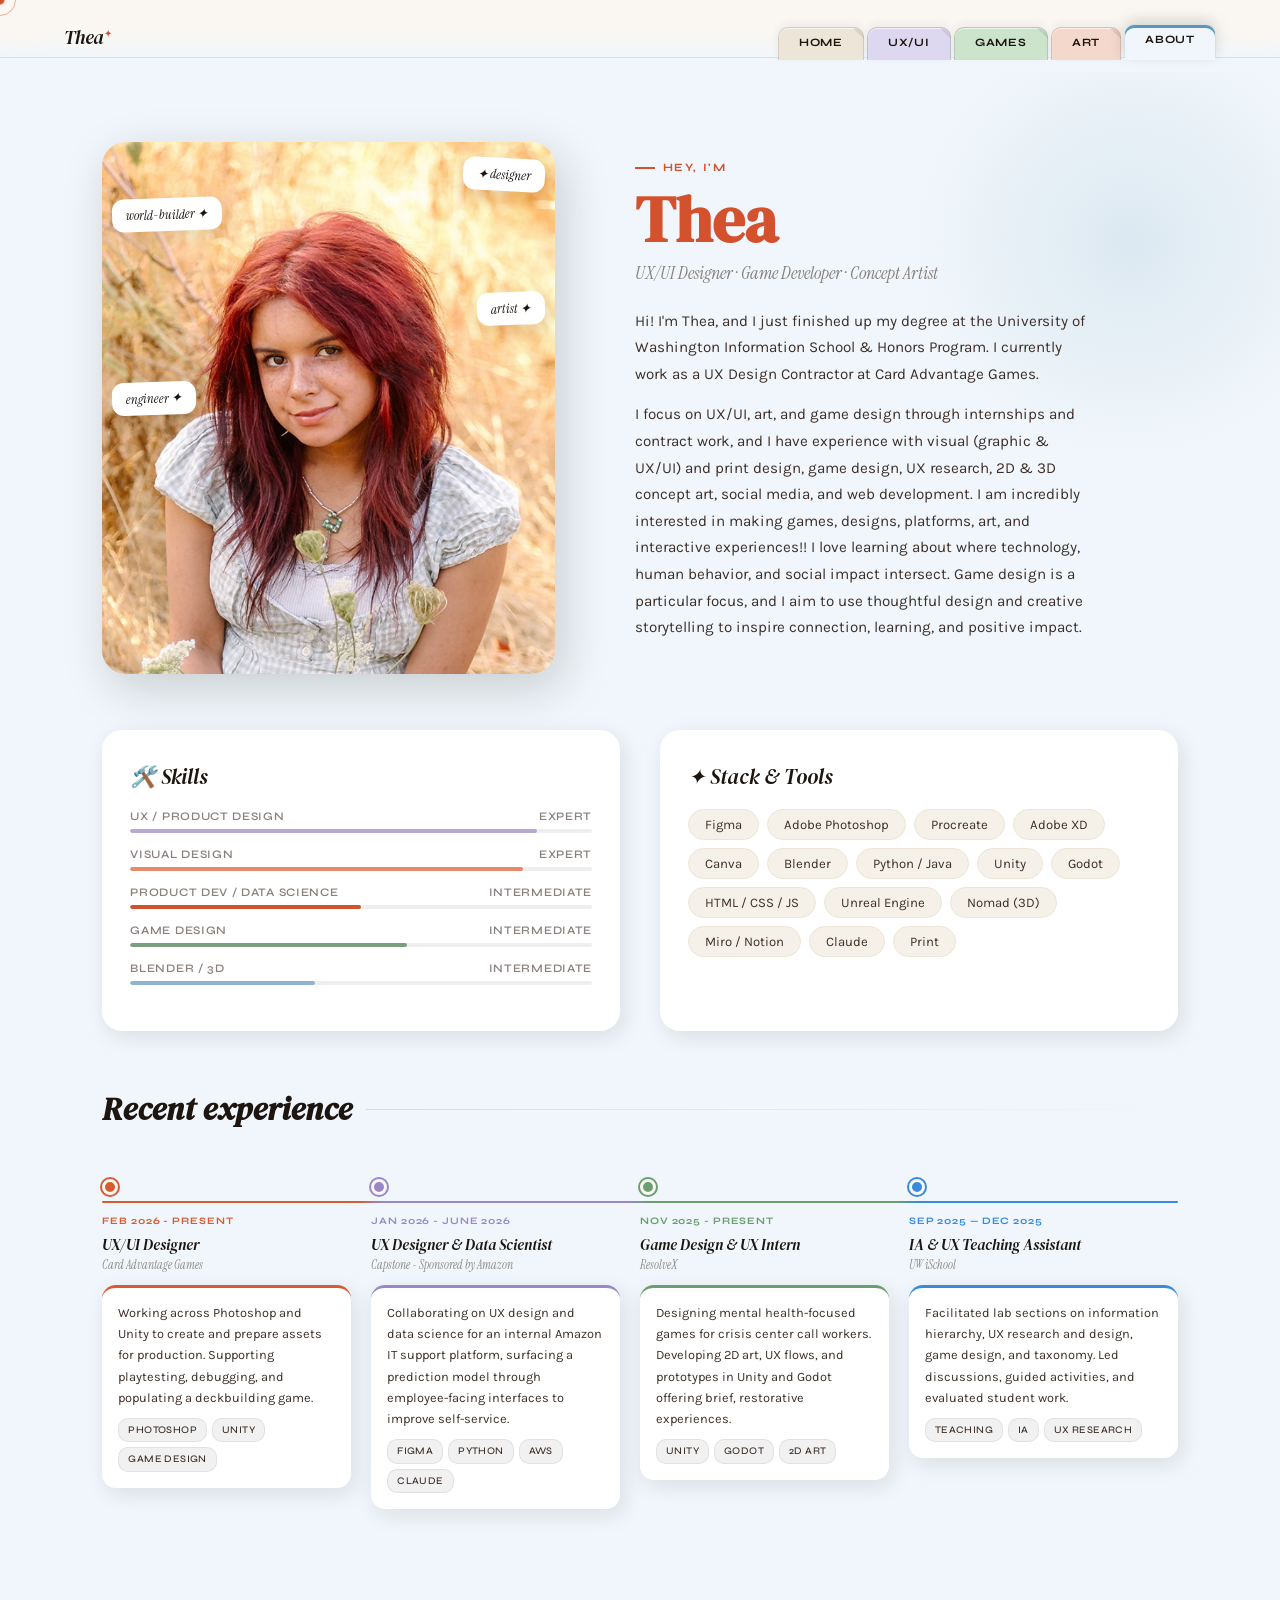
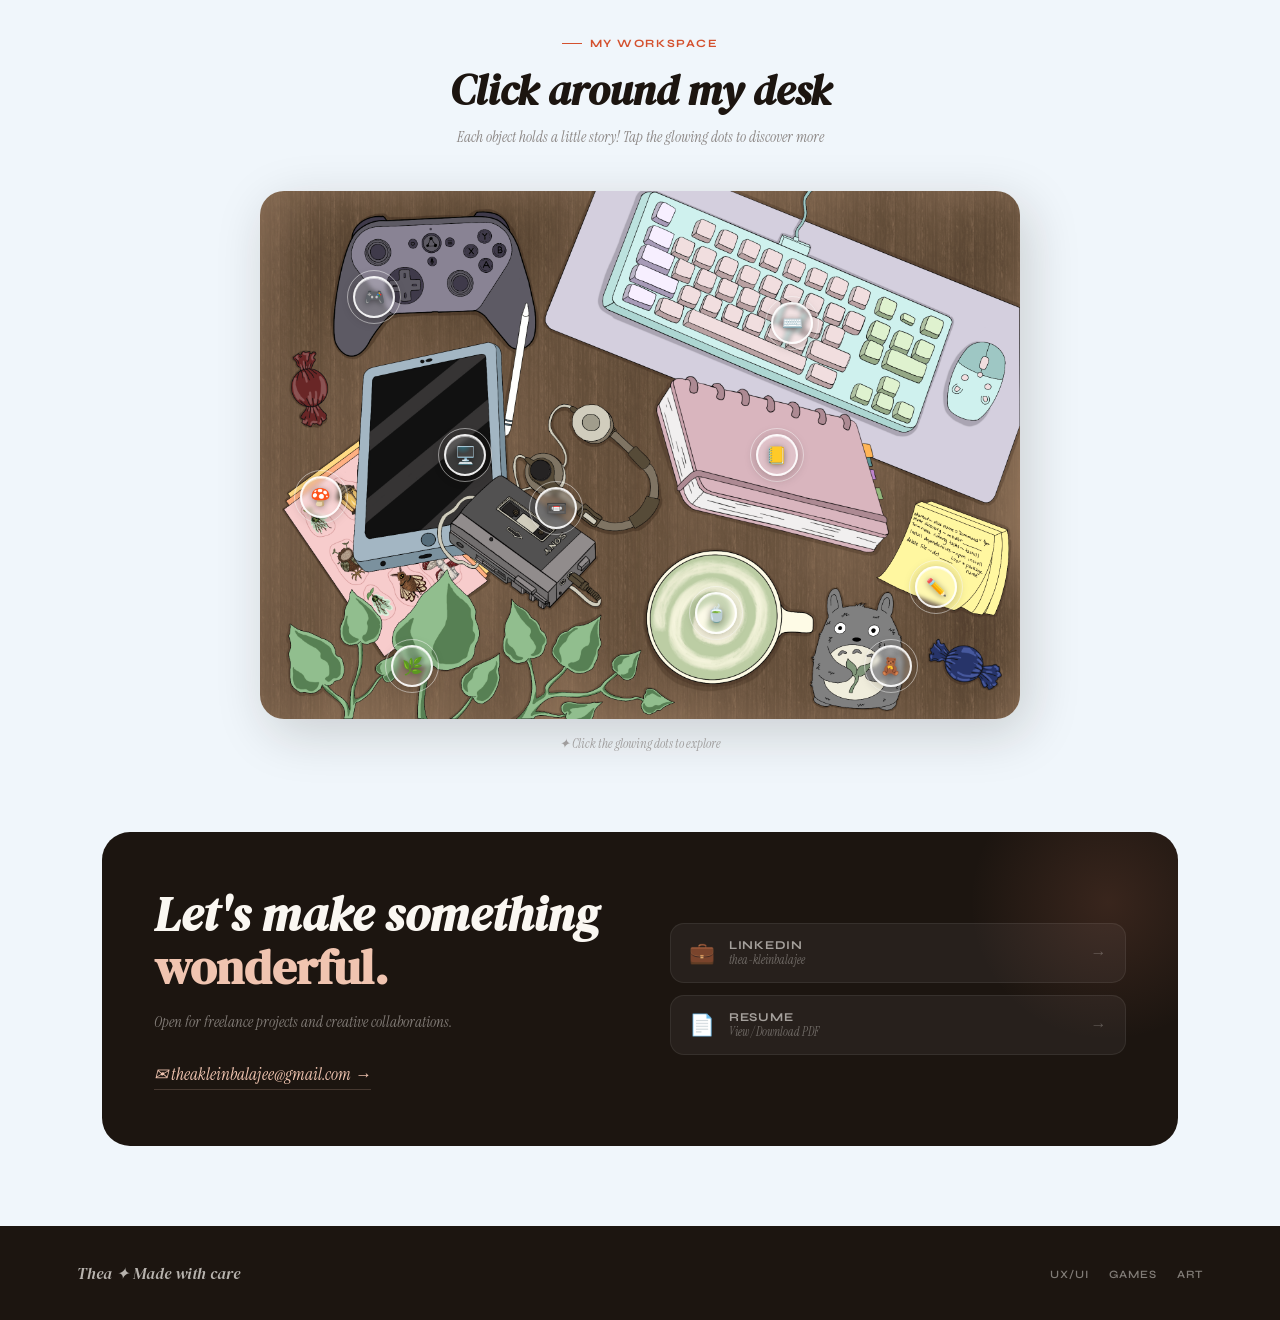
<file: about.html>
<!DOCTYPE html>
<html lang="en">
<head>
<meta charset="UTF-8">
<meta name="viewport" content="width=device-width, initial-scale=1.0">
<title>About — Thea</title>
<link rel="stylesheet" href="shared.css">
<style>
body { background: var(--paper); }

/* HERO */
.about-hero { padding: 70px 8vw 56px; display: grid; grid-template-columns: 1fr 1.2fr; gap: 80px; align-items: center; position: relative; overflow: hidden; }
.about-hero::before { content:''; position:absolute; top:-60px; right:-80px; width:460px; height:460px; border-radius:50%; background:radial-gradient(circle,rgba(141,180,204,.2) 0%,transparent 65%); pointer-events:none; }
.about-portrait { position:relative; width:100%; }
.portrait-frame { aspect-ratio:.85; border-radius:24px; overflow:hidden; box-shadow:8px 14px 48px var(--shadow-md); display:flex; align-items:flex-end; justify-content:center; position:relative; }
@keyframes floatBio { 0%,100%{transform:translateY(0);}50%{transform:translateY(-8px);} }
.portrait-tag { position:absolute; background:white; border-radius:12px; padding:8px 14px; box-shadow:4px 6px 18px var(--shadow); font-family:var(--f-heading); font-style:italic; font-size:.82rem; color:var(--ink); white-space:nowrap; animation:floatBio 5s ease-in-out infinite; }
.about-copy .eyebrow { font-family:var(--f-ui); font-size:.7rem; font-weight:700; letter-spacing:.14em; text-transform:uppercase; color:var(--coral); display:flex; align-items:center; gap:8px; margin-bottom:12px; }
.about-copy .eyebrow::before { content:''; display:block; width:20px; height:1.5px; background:var(--coral); }
.about-name { font-family:var(--f-display); font-style:italic; font-size:clamp(2.6rem,5vw,4rem); line-height:1.05; color:var(--ink); margin-bottom:8px; }
.about-name em { color:var(--coral); font-style:normal; }
.about-role { font-family:var(--f-heading); font-style:italic; font-size:1.1rem; color:var(--ink2); opacity:.6; margin-bottom:24px; }
.about-copy p { max-width:460px; margin-bottom:14px; font-size:.95rem; line-height:1.75; color:var(--ink2); }

/* SKILLS */
.about-details { padding: 0 8vw 56px; display:grid; grid-template-columns:1fr 1fr; gap:40px; }
.detail-card { background:white; border-radius:20px; padding:32px 28px; box-shadow:4px 6px 22px var(--shadow); }
.detail-card-title { font-family:var(--f-display); font-style:italic; font-size:1.3rem; color:var(--ink); margin-bottom:18px; display:flex; align-items:center; gap:10px; }
.skill-item { margin-bottom:14px; }
.skill-label { display:flex; justify-content:space-between; font-family:var(--f-ui); font-size:.72rem; font-weight:600; letter-spacing:.06em; text-transform:uppercase; color:var(--ink2); margin-bottom:6px; opacity:.6; }
.skill-bar-track { height:4px; background:rgba(28,21,16,.07); border-radius:2px; overflow:hidden; }
.skill-bar-fill { height:100%; background:var(--bar-c,var(--coral)); border-radius:2px; width:0; transition:width 1.2s cubic-bezier(.22,1,.36,1); transition-delay:var(--bar-delay,0s); }
.skill-bar-fill.animated { width:var(--bar-w,80%); }
.interest-list { display:flex; flex-wrap:wrap; gap:8px; }
.interest-tag { font-family:var(--f-body); font-size:.82rem; padding:7px 16px; border-radius:20px; background:var(--paper2); color:var(--ink2); border:1px solid var(--paper3); transition:all .22s ease; cursor:default; }
.interest-tag:hover { background:var(--ink); color:var(--paper); border-color:var(--ink); transform:translateY(-2px); }

/* ══ HORIZONTAL TIMELINE ══ */
.htl-section {
  padding: 0 8vw 72px;
}
.htl-heading {
  font-family: var(--f-display);
  font-style: italic;
  font-size: clamp(1.5rem,2.5vw,2rem);
  color: var(--ink);
  margin-bottom: 48px;
  display: flex;
  align-items: center;
  gap: 14px;
}
.htl-heading::after {
  content: '';
  flex: 1;
  height: 1px;
  background: linear-gradient(to right, rgba(28,21,16,.12), transparent);
}

/* outer wrapper — holds spine + grid */
.htl-outer {
  position: relative;
}
/* gradient spine */
.htl-spine {
  position: absolute;
  top: 22px;
  left: 0;
  right: 0;
  height: 2px;
  background: linear-gradient(to right,
    #D85A30 0%,   #D85A30 24%,
    #9888c8 26%,  #9888c8 49%,
    #6a9e6e 51%,  #6a9e6e 74%,
    #378ADD 76%,  #378ADD 100%
  );
  border-radius: 2px;
  z-index: 0;
}

/* four columns */
.htl-grid {
  display: grid;
  grid-template-columns: repeat(4, 1fr);
  gap: 0;
  position: relative;
  z-index: 1;
}

/* each column */
.htl-stop {
  padding-right: 20px;
  cursor: default;
}
.htl-stop:last-child { padding-right: 0; }

/* dot on spine */
.htl-dot {
  width: 16px;
  height: 16px;
  border-radius: 50%;
  background: var(--dc, #D85A30);
  border: 3px solid var(--paper);
  box-shadow: 0 0 0 2px var(--dc, #D85A30);
  margin-bottom: 20px;
  transition: transform .3s cubic-bezier(.34,1.56,.64,1);
  position: relative;
  z-index: 2;
}
.htl-stop:hover .htl-dot {
  transform: scale(1.4);
}

/* date badge */
.htl-date {
  font-family: var(--f-ui);
  font-size: .62rem;
  font-weight: 700;
  letter-spacing: .09em;
  text-transform: uppercase;
  color: var(--dc, #D85A30);
  margin-bottom: 6px;
  line-height: 1.4;
}

/* role */
.htl-role {
  font-family: var(--f-display);
  font-style: italic;
  font-size: .96rem;
  color: var(--ink);
  margin-bottom: 3px;
  line-height: 1.25;
}

/* org */
.htl-org {
  font-size: .76rem;
  color: var(--ink2);
  opacity: .55;
  font-family: var(--f-heading);
  font-style: italic;
  margin-bottom: 12px;
}

/* card */
.htl-card {
  background: white;
  border-radius: 14px;
  padding: 14px 16px 16px;
  box-shadow: 4px 6px 22px var(--shadow);
  border-top: 3px solid var(--dc, #D85A30);
  font-size: .8rem;
  line-height: 1.65;
  color: var(--ink2);
  transition: transform .28s ease, box-shadow .28s ease;
}
.htl-stop:hover .htl-card {
  transform: translateY(-4px);
  box-shadow: 6px 12px 36px var(--shadow-md);
}

/* tags inside card */
.htl-tags { display:flex; flex-wrap:wrap; gap:5px; margin-top:10px; }
.htl-tag {
  font-size: .63rem;
  font-weight: 500;
  padding: 3px 9px;
  border-radius: 10px;
  background: rgba(28,21,16,.06);
  color: var(--ink2);
  border: 1px solid rgba(28,21,16,.07);
  font-family: var(--f-ui);
  letter-spacing: .04em;
  text-transform: uppercase;
}

/* hint below */
.htl-hint {
  text-align: center;
  font-family: var(--f-heading);
  font-style: italic;
  font-size: .78rem;
  color: var(--ink2);
  opacity: .35;
  margin-top: 24px;
}

/* DESK SECTION */
.desk-section { padding: 48px 8vw 80px; }
.desk-intro { text-align:center; margin-bottom:44px; }
.desk-intro .eyebrow { font-family:var(--f-ui); font-size:.7rem; font-weight:700; letter-spacing:.14em; text-transform:uppercase; color:var(--coral); display:inline-flex; align-items:center; gap:8px; margin-bottom:12px; }
.desk-intro .eyebrow::before { content:''; display:inline-block; width:20px; height:1.5px; background:var(--coral); }
.desk-intro h2 { font-family:var(--f-display); font-style:italic; font-size:clamp(1.8rem,3.5vw,2.6rem); color:var(--ink); margin-bottom:8px; }
.desk-intro p { font-family:var(--f-heading); font-style:italic; font-size:.92rem; color:var(--ink2); opacity:.55; }
.desk-wrap { position:relative; max-width:760px; margin:0 auto; border-radius:24px; overflow:visible; }
.desk-wrap img { width:100%; border-radius:24px; display:block; box-shadow:8px 14px 52px var(--shadow-md); filter:saturate(0.95) brightness(1.02); user-select:none; pointer-events:none; }

/* HOTSPOTS */
.hotspot { position:absolute; width:42px; height:42px; transform:translate(-50%,-50%); cursor:pointer; z-index:10; }
.hotspot-ring { position:absolute; inset:0; border-radius:50%; border:2px solid rgba(255,255,255,.9); background:rgba(255,255,255,.18); backdrop-filter:blur(2px); transition:all .25s cubic-bezier(.34,1.56,.64,1); box-shadow:0 2px 12px rgba(28,21,16,.28), inset 0 1px 0 rgba(255,255,255,.5); }
.hotspot::before { content:''; position:absolute; inset:-6px; border-radius:50%; border:1.5px solid rgba(255,255,255,.5); animation:hsPulse 2.4s ease-out infinite; pointer-events:none; }
@keyframes hsPulse { 0%{transform:scale(1);opacity:.75;} 70%{transform:scale(1.75);opacity:0;} 100%{transform:scale(1.75);opacity:0;} }
.hotspot-icon { position:absolute; inset:0; display:flex; align-items:center; justify-content:center; font-size:1.05rem; transition:transform .25s cubic-bezier(.34,1.56,.64,1); z-index:2; filter:drop-shadow(0 1px 3px rgba(0,0,0,.4)); }
.hotspot:hover .hotspot-ring, .hotspot.active .hotspot-ring { background:rgba(255,255,255,.55); transform:scale(1.2); box-shadow:0 4px 20px rgba(28,21,16,.3); }
.hotspot:hover .hotspot-icon, .hotspot.active .hotspot-icon { transform:scale(1.2); }
.hotspot.active .hotspot-ring { background:var(--sage); border-color:var(--sage); box-shadow:0 4px 20px rgba(122,158,126,.55); }
.hotspot:nth-child(2)::before{animation-delay:.4s;} .hotspot:nth-child(3)::before{animation-delay:.8s;} .hotspot:nth-child(4)::before{animation-delay:1.2s;} .hotspot:nth-child(5)::before{animation-delay:1.6s;} .hotspot:nth-child(6)::before{animation-delay:.2s;} .hotspot:nth-child(7)::before{animation-delay:1.0s;} .hotspot:nth-child(8)::before{animation-delay:1.8s;}

/* TOOLTIP */
.desk-tooltip { position:absolute; width:262px; background:white; border-radius:18px; padding:18px 20px 20px; box-shadow:6px 12px 40px rgba(28,21,16,.22), 0 0 0 1px rgba(28,21,16,.04); z-index:100; pointer-events:none; opacity:0; transform:translateY(8px) scale(.95); transition:opacity .28s cubic-bezier(.22,1,.36,1), transform .28s cubic-bezier(.22,1,.36,1); }
.desk-tooltip.visible { opacity:1; transform:translateY(0) scale(1); pointer-events:auto; }
.desk-tooltip::after { content:''; position:absolute; width:10px; height:10px; background:white; transform:rotate(45deg); }
.desk-tooltip.tip-below::after { top:-5px; left:26px; box-shadow:-2px -2px 0 rgba(28,21,16,.04); }
.desk-tooltip.tip-above::after { bottom:-5px; left:26px; box-shadow:2px 2px 0 rgba(28,21,16,.04); }
.tip-emoji { font-size:1.6rem; margin-bottom:8px; display:block; line-height:1; }
.tip-title { font-family:var(--f-display); font-style:italic; font-size:1rem; color:var(--ink); margin-bottom:6px; line-height:1.2; padding-right:24px; }
.tip-body { font-size:.79rem; line-height:1.65; color:var(--ink2); }
.tip-close { position:absolute; top:10px; right:10px; background:none; border:none; font-size:.68rem; color:var(--ink2); opacity:.3; cursor:pointer; padding:4px 6px; border-radius:6px; font-family:var(--f-ui); font-weight:700; transition:opacity .2s, background .2s; }
.tip-close:hover { opacity:.8; background:var(--paper2); }
.desk-hint { text-align:center; margin-top:16px; font-family:var(--f-heading); font-style:italic; font-size:.82rem; color:var(--ink2); opacity:.4; transition:opacity .3s ease; }

/* CONTACT */
.contact-section { padding:0 8vw 80px; }
.contact-card { background:var(--ink); border-radius:28px; padding:56px 52px; display:grid; grid-template-columns:1fr 1fr; gap:60px; align-items:center; position:relative; overflow:hidden; }
.contact-card::before { content:''; position:absolute; top:-80px; right:-80px; width:300px; height:300px; border-radius:50%; background:radial-gradient(circle,rgba(232,137,106,.14) 0%,transparent 65%); pointer-events:none; }
.contact-title { font-family:var(--f-display); font-style:italic; font-size:clamp(2rem,4vw,3rem); color:var(--paper); line-height:1.1; margin-bottom:16px; }
.contact-title em { color:var(--blush); font-style:normal; }
.contact-sub { font-family:var(--f-heading); font-style:italic; font-size:.95rem; color:rgba(250,247,242,.45); line-height:1.65; margin-bottom:28px; max-width:380px; }
.contact-email { display:inline-flex; align-items:center; gap:10px; font-family:var(--f-heading); font-style:italic; font-size:1.05rem; color:var(--blush); text-decoration:none; border-bottom:1px solid rgba(240,196,176,.2); padding-bottom:4px; transition:color .2s,border-color .2s; word-break:break-all; }
.contact-email:hover { color:var(--paper); border-color:rgba(250,247,242,.35); }
.social-links { display:flex; flex-direction:column; gap:12px; }
.social-link { display:flex; align-items:center; gap:14px; padding:14px 18px; background:rgba(255,255,255,.05); border:1px solid rgba(255,255,255,.07); border-radius:14px; text-decoration:none; color:var(--paper); transition:all .25s ease; }
.social-link:hover { background:rgba(255,255,255,.09); border-color:rgba(255,255,255,.13); transform:translateX(5px); }
.sl-icon { font-size:1.3rem; flex-shrink:0; }
.sl-name { font-family:var(--f-ui); font-size:.75rem; font-weight:700; letter-spacing:.06em; text-transform:uppercase; color:rgba(250,247,242,.6); }
.sl-handle { font-family:var(--f-heading); font-style:italic; font-size:.78rem; color:rgba(250,247,242,.35); }
.sl-arrow { margin-left:auto; opacity:.25; transition:opacity .2s,transform .2s; }
.social-link:hover .sl-arrow { opacity:.7; transform:translateX(3px); }

/* RESPONSIVE */
@media(max-width:900px){
  .about-hero { grid-template-columns:1fr; gap:40px; }
  .about-details { grid-template-columns:1fr; }
  .contact-card { grid-template-columns:1fr; gap:36px; padding:36px 28px; }
  .htl-grid { grid-template-columns:1fr 1fr; row-gap:40px; }
  .htl-spine { display:none; }
  .htl-stop { padding-right:12px; padding-left:20px; border-left:2px solid var(--dc,#D85A30); position:relative; }
  .htl-dot { position:absolute; left:-9px; top:0; margin-bottom:0; }
  .about-hero,.about-details,.htl-section,.desk-section,.contact-section { padding-left:6vw; padding-right:6vw; }
}
@media(max-width:480px){
  .htl-grid { grid-template-columns:1fr; }
}
</style>
</head>
<body class="page-about">
<div id="cur"></div><div id="cur-ring"></div><div id="transition-overlay"></div>
<nav class="site-nav">
  <a href="index.html" class="nav-wordmark">Thea<sup>✦</sup></a>
  <ul class="nav-links">
    <li><a href="index.html">Home</a></li>
    <li><a href="uxui.html">UX/UI</a></li>
    <li><a href="games.html">Games</a></li>
    <li><a href="art.html">Art</a></li>
    <li><a href="about.html" class="active">About</a></li>
  </ul>
</nav>
<main class="page-wrap">

  <!-- ① HERO -->
  <section class="about-hero">
    <div class="about-portrait reveal">
      <div class="portrait-frame">
        <img src="pics/headshot.jpeg" alt="Thea" style="width:100%;height:100%;object-fit:cover;object-position:center top;">
        <div class="portrait-tag" style="top:16px;right:10px;transform:rotate(3deg);animation-delay:.5s">✦ designer</div>
        <div class="portrait-tag" style="top:56px;left:10px;transform:rotate(-2deg);animation-delay:1.2s">world-builder ✦</div>
        <div class="portrait-tag" style="top:150px;right:10px;transform:rotate(-2deg);animation-delay:1.8s">artist ✦</div>
        <div class="portrait-tag" style="top:240px;left:10px;transform:rotate(-2deg);animation-delay:2.4s">engineer ✦</div>
      </div>
    </div>
    <div class="about-copy reveal reveal-delay-2">
      <div class="eyebrow">Hey, I'm</div>
      <h1 class="about-name"><em>Thea</em></h1>
      <div class="about-role">UX/UI Designer · Game Developer · Concept Artist</div>
      <p>Hi! I'm Thea, and I just finished up my degree at the University of Washington Information School & Honors Program. I currently work as a UX Design Contractor at Card Advantage Games.</p>
      <p>I focus on UX/UI, art, and game design through internships and contract work, and I have experience with visual (graphic & UX/UI) and print design, game design, UX research, 2D & 3D concept art, 
        social media, and web development. I am incredibly interested in making games, designs, platforms, art, and interactive experiences!! I love learning about where technology, human behavior, and social impact intersect. Game design is a particular focus, and I aim to use thoughtful design and creative storytelling to inspire connection, learning, and positive impact.</p>
    </div>
  </section>

  <!-- ② SKILLS -->
  <section class="about-details">
    <div class="detail-card reveal">
      <div class="detail-card-title">🛠️ Skills</div>
      <div class="skill-item"><div class="skill-label"><span>UX / Product Design</span><span>Expert</span></div><div class="skill-bar-track"><div class="skill-bar-fill" style="--bar-w:88%;--bar-c:var(--lavender);--bar-delay:.1s"></div></div></div>
      <div class="skill-item"><div class="skill-label"><span>Visual Design</span><span>Expert</span></div><div class="skill-bar-track"><div class="skill-bar-fill" style="--bar-w:85%;--bar-c:var(--rose);--bar-delay:.2s"></div></div></div>
      <div class="skill-item"><div class="skill-label"><span>Product Dev / Data Science</span><span>Intermediate</span></div><div class="skill-bar-track"><div class="skill-bar-fill" style="--bar-w:50%;--bar-c:var(--coral);--bar-delay:.3s"></div></div></div>
      <div class="skill-item"><div class="skill-label"><span>Game Design</span><span>Intermediate</span></div><div class="skill-bar-track"><div class="skill-bar-fill" style="--bar-w:60%;--bar-c:var(--sage);--bar-delay:.4s"></div></div></div>
      <div class="skill-item"><div class="skill-label"><span>Blender / 3D</span><span>Intermediate</span></div><div class="skill-bar-track"><div class="skill-bar-fill" style="--bar-w:40%;--bar-c:var(--sky);--bar-delay:.5s"></div></div></div>
    </div>
    <div class="detail-card reveal reveal-delay-2">
      <div class="detail-card-title">✦ Stack & Tools</div>
      <div class="interest-list">
        <span class="interest-tag">Figma</span>
        <span class="interest-tag">Adobe Photoshop</span>
        <span class="interest-tag">Procreate</span>
        <span class="interest-tag">Adobe XD</span>
        <span class="interest-tag">Canva</span>
        <span class="interest-tag">Blender</span>
        <span class="interest-tag">Python / Java</span>
        <span class="interest-tag">Unity</span>
        <span class="interest-tag">Godot</span>
        <span class="interest-tag">HTML / CSS / JS</span>
        <span class="interest-tag">Unreal Engine</span>
        <span class="interest-tag">Nomad (3D)</span>
        <span class="interest-tag">Miro / Notion</span>
        <span class="interest-tag">Claude</span>
        <span class="interest-tag">Print</span>
      </div>
    </div>
  </section>

  <!-- ③ HORIZONTAL TIMELINE -->
  <section class="htl-section">
    <h2 class="htl-heading reveal">Recent experience</h2>
    <div class="htl-outer reveal reveal-delay-1">
      <div class="htl-spine"></div>
      <div class="htl-grid">

        <!-- Card Advantage Games -->
        <div class="htl-stop" style="--dc:#D85A30">
          <div class="htl-dot"></div>
          <div class="htl-date">Feb 2026 - Present</div>
          <div class="htl-role">UX/UI Designer</div>
          <div class="htl-org">Card Advantage Games</div>
          <div class="htl-card">
            Working across Photoshop and Unity to create and prepare assets for production. Supporting playtesting, debugging, and populating a deckbuilding game.
            <div class="htl-tags">
              <span class="htl-tag">Photoshop</span>
              <span class="htl-tag">Unity</span>
              <span class="htl-tag">Game Design</span>
            </div>
          </div>
        </div>

        <!-- Amazon Capstone -->
        <div class="htl-stop" style="--dc:#9888c8">
          <div class="htl-dot"></div>
          <div class="htl-date">Jan 2026 - June 2026</div>
          <div class="htl-role">UX Designer & Data Scientist</div>
          <div class="htl-org">Capstone - Sponsored by Amazon</div>
          <div class="htl-card">
            Collaborating on UX design and data science for an internal Amazon IT support platform, surfacing a prediction model through employee-facing interfaces to improve self-service.
            <div class="htl-tags">
              <span class="htl-tag">Figma</span>
              <span class="htl-tag">Python</span>
              <span class="htl-tag">AWS</span>
              <span class="htl-tag">Claude</span>
            </div>
          </div>
        </div>

        <!-- ResolveX -->
        <div class="htl-stop" style="--dc:#6a9e6e">
          <div class="htl-dot"></div>
          <div class="htl-date">Nov 2025 - Present</div>
          <div class="htl-role">Game Design & UX Intern</div>
          <div class="htl-org">ResolveX</div>
          <div class="htl-card">
            Designing mental health-focused games for crisis center call workers. Developing 2D art, UX flows, and prototypes in Unity and Godot offering brief, restorative experiences.
            <div class="htl-tags">
              <span class="htl-tag">Unity</span>
              <span class="htl-tag">Godot</span>
              <span class="htl-tag">2D Art</span>
            </div>
          </div>
        </div>

        <!-- UW iSchool TA -->
        <div class="htl-stop" style="--dc:#378ADD">
          <div class="htl-dot"></div>
          <div class="htl-date">Sep 2025 — Dec 2025</div>
          <div class="htl-role">IA & UX Teaching Assistant</div>
          <div class="htl-org">UW iSchool</div>
          <div class="htl-card">
            Facilitated lab sections on information hierarchy, UX research and design, game design, and taxonomy. Led discussions, guided activities, and evaluated student work.
            <div class="htl-tags">
              <span class="htl-tag">Teaching</span>
              <span class="htl-tag">IA</span>
              <span class="htl-tag">UX Research</span>
            </div>
          </div>
        </div>

      </div>
    </div>
  </section>

  <!-- ④ INTERACTIVE DESK -->

  <section class="desk-section">
    <div class="desk-intro reveal">
      <div class="eyebrow">My workspace</div>
      <h2>Click around my desk</h2>
      <p>Each object holds a little story! Tap the glowing dots to discover more</p>
    </div>
    <div class="desk-wrap reveal reveal-delay-1" id="deskWrap">
      <img src="pics/desk.png" alt="Illustrated desk" id="deskImg" draggable="false">
      <div class="hotspot" style="left:83%;top:90%" data-emoji="🧸" data-title="Totoro plushie" data-body="An integral part of my room. When this Totoro plushie looks at me for too long, I know it's time to close VSCode and go to bed."><div class="hotspot-ring"></div><div class="hotspot-icon">🧸</div></div>
      <div class="hotspot" style="left:70%;top:25%" data-emoji="⌨️" data-title="My keyboard and mouse" data-body="Whether for Adobe Photoshop, coding, writing, playing games, 3D modeling, or something else. My trusty keyboard and hackathon-prize mouse give me many of my digital affordances."><div class="hotspot-ring"></div><div class="hotspot-icon">⌨️</div></div>
      <div class="hotspot" style="left:20%;top:90%" data-emoji="🌿" data-title="The pothos situation" data-body="My obsession started with a few plants I brought to college, and over time it grew into a thriving ecosystem in my tiny studio apartment. Some have been with me as long as I've been pursuing design."><div class="hotspot-ring"></div><div class="hotspot-icon">🌿</div></div>
      <div class="hotspot" style="left:15%;top:20%" data-emoji="🎮" data-title="My controller" data-body="Officially for game research, unofficially for Hollowknight: Silksong at odd hours. I've been learning how controller mechanics work while creating a metroidvania where you travel along mycelial networks."><div class="hotspot-ring"></div><div class="hotspot-icon">🎮</div></div>
      <div class="hotspot" style="left:89%;top:75%" data-emoji="✏️" data-title="Trusty git shortcut stickies" data-body="Even after years of coding, I still somehow forget my git shortcuts. While moving into a Data Science role as a student contractor for Amazon, I referred to my trusty stickies daily."><div class="hotspot-ring"></div><div class="hotspot-icon">✏️</div></div>
      <div class="hotspot" style="left:27%;top:50%" data-emoji="🖥️" data-title="My iPad & Apple Pencil" data-body="I use this for artwork, design, and 3D modelling. Some of my favorite pieces have 40+ layers. Sometimes my iPad just freezes and I have to wait for it to die to continue drawing."><div class="hotspot-ring"></div><div class="hotspot-icon">🖥️</div></div>
      <div class="hotspot" style="left:68%;top:50%" data-emoji="📒" data-title="The sketchbook" data-body="Many of my concepts start on paper. Filled with interface sketches, mechanics, doodles, journal entries, and stories, my notebooks litter my desk and stuff its drawers to the brim."><div class="hotspot-ring"></div><div class="hotspot-icon">📒</div></div>
      <div class="hotspot" style="left:8%;top:58%" data-emoji="🍄" data-title="My sticker sheets" data-body="I love making stickers, usually forest spirits and nature, sometimes characters. Recently I've been combining technology with nature. Some will be on my Art page."><div class="hotspot-ring"></div><div class="hotspot-icon">🍄</div></div>
      <div class="hotspot" style="left:60%;top:80%" data-emoji="🍵" data-title="Matcha" data-body="Matcha has become a frequent part of my work routine. Variations of matcha often fall into one of my favorite hexcodes: #A0B682."><div class="hotspot-ring"></div><div class="hotspot-icon">🍵</div></div>
      <div class="hotspot" style="left:39%;top:60%" data-emoji="📼" data-title="Cassette player" data-body="My favorite 'on a whim' purchase. Often playing Bjork, A Tribe Called Quest, the Sundays, and MF Doom."><div class="hotspot-ring"></div><div class="hotspot-icon">📼</div></div>
      <div class="desk-tooltip tip-below" id="deskTooltip">
        <button class="tip-close" id="tipClose">✕</button>
        <span class="tip-emoji" id="tipEmoji"></span>
        <div class="tip-title" id="tipTitle"></div>
        <div class="tip-body" id="tipBody"></div>
      </div>
    </div>
    <p class="desk-hint" id="deskHint">✦ Click the glowing dots to explore</p>
  </section>


  <!-- ⑤ CONTACT -->
  <section class="contact-section">
    <div class="contact-card reveal">
      <div>
        <h2 class="contact-title">Let's make something <em>wonderful.</em></h2>
        <p class="contact-sub">Open for freelance projects and creative collaborations.</p>
        <a href="mailto:theakleinbalajee@gmail.com" class="contact-email">✉ theakleinbalajee@gmail.com →</a>
      </div>
      <div class="social-links">
        <a href="https://www.linkedin.com/in/theakleinbalajee" target="_blank" class="social-link">
          <span class="sl-icon">💼</span>
          <div>
            <div class="sl-name">LinkedIn</div>
            <div class="sl-handle">thea-kleinbalajee</div>
          </div>
          <span class="sl-arrow">→</span>
        </a>
        <a href="resume.pdf" target="_blank" class="social-link">
          <span class="sl-icon">📄</span>
          <div>
            <div class="sl-name">Resume</div>
            <div class="sl-handle">View / Download PDF</div>
          </div>
          <span class="sl-arrow">→</span>
        </a>
      </div>
    </div>
  </section>

</main>
<footer class="site-footer">
  <div class="footer-mark">Thea ✦ Made with care</div>
  <ul class="footer-links">
    <li><a href="uxui.html">UX/UI</a></li>
    <li><a href="games.html">Games</a></li>
    <li><a href="art.html">Art</a></li>
  </ul>
</footer>

<script src="nav.js"></script>
<script>
const wrap=document.getElementById('deskWrap'),tooltip=document.getElementById('deskTooltip'),tipEmoji=document.getElementById('tipEmoji'),tipTitle=document.getElementById('tipTitle'),tipBody=document.getElementById('tipBody'),tipClose=document.getElementById('tipClose'),hint=document.getElementById('deskHint');
let activeHotspot=null;
const TW=266,TH=170,GAP=14;
function positionTooltip(hs){const wRect=wrap.getBoundingClientRect(),hRect=hs.getBoundingClientRect(),cx=hRect.left-wRect.left+hRect.width/2,cy=hRect.top-wRect.top+hRect.height/2,spaceBelow=wRect.height-cy,above=spaceBelow<TH+GAP+30;let tl=cx-30;tl=Math.max(8,Math.min(tl,wRect.width-TW-8));const tt=above?cy-TH-GAP-4:cy+GAP+22;tooltip.style.left=tl+'px';tooltip.style.top=tt+'px';tooltip.classList.toggle('tip-above',above);tooltip.classList.toggle('tip-below',!above);}
function openTooltip(hs){tipEmoji.textContent=hs.dataset.emoji;tipTitle.textContent=hs.dataset.title;tipBody.textContent=hs.dataset.body;positionTooltip(hs);tooltip.classList.add('visible');hint.style.opacity='0';}
function closeTooltip(){tooltip.classList.remove('visible');if(activeHotspot){activeHotspot.classList.remove('active');activeHotspot=null;}setTimeout(()=>{hint.style.opacity='1';},300);}
document.querySelectorAll('.hotspot').forEach(hs=>{hs.addEventListener('click',e=>{e.stopPropagation();if(activeHotspot===hs){closeTooltip();return;}if(activeHotspot)activeHotspot.classList.remove('active');activeHotspot=hs;hs.classList.add('active');openTooltip(hs);});});
if(tipClose) tipClose.addEventListener('click',closeTooltip);
document.addEventListener('click',e=>{if(activeHotspot&&!tooltip.contains(e.target)&&!e.target.closest('.hotspot'))closeTooltip();});
window.addEventListener('resize',()=>{if(activeHotspot)positionTooltip(activeHotspot);});
const skillObs=new IntersectionObserver(entries=>{entries.forEach(e=>{if(e.isIntersecting)e.target.querySelectorAll('.skill-bar-fill').forEach(b=>b.classList.add('animated'));});},{threshold:.3});
document.querySelectorAll('.detail-card').forEach(c=>skillObs.observe(c));
</script>
</body>
</html>
</file>
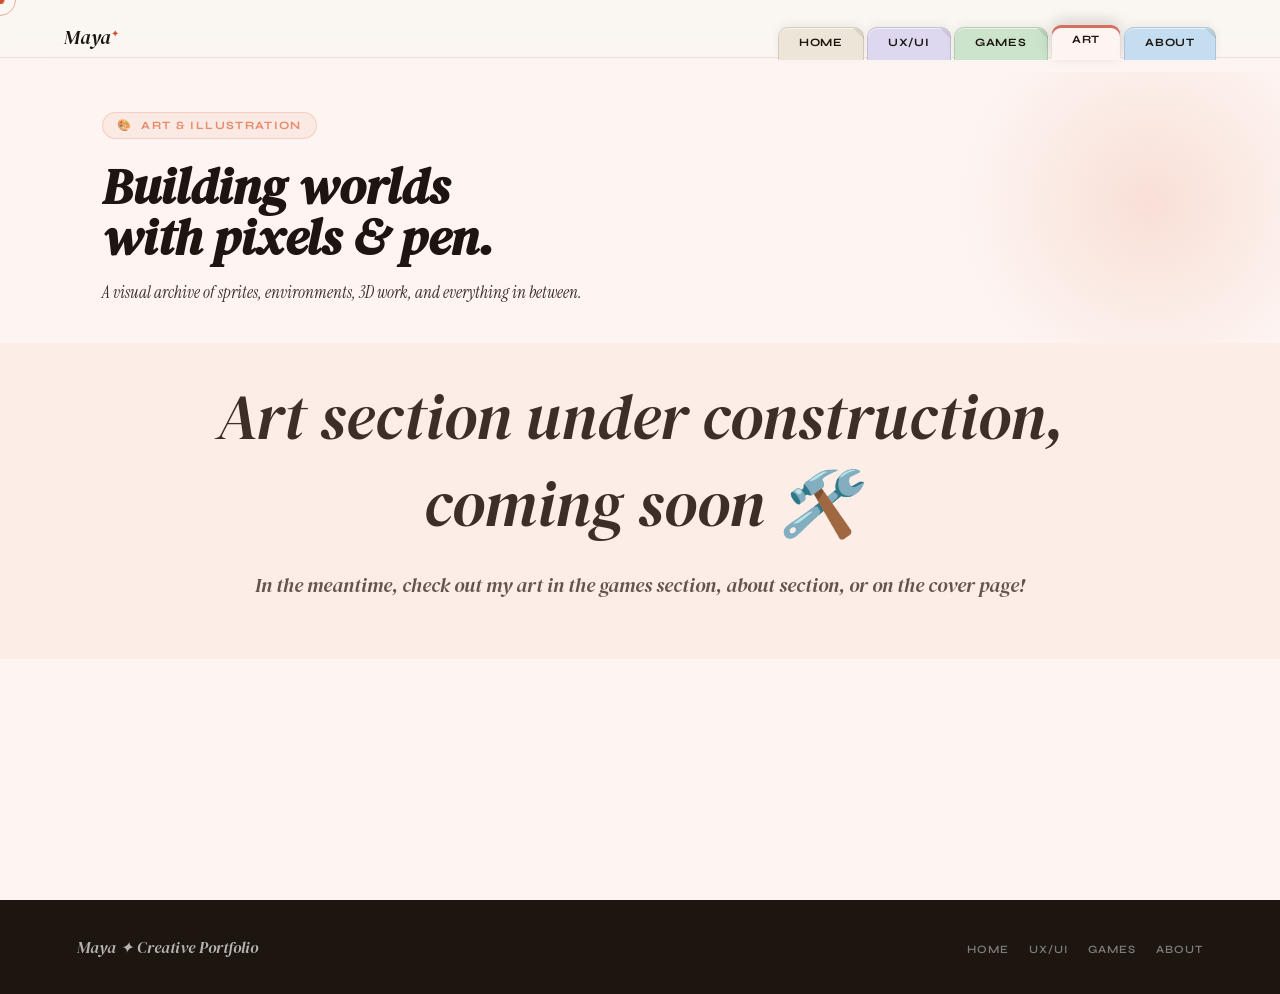
<file: art.html>
<!DOCTYPE html>
<html lang="en">
<head>
<meta charset="UTF-8">
<meta name="viewport" content="width=device-width, initial-scale=1.0">
<title>Art — Maya</title>
<link rel="stylesheet" href="shared.css">
<style>
body { background: var(--paper); }

.page-hero { padding: 40px 8vw 36px; position:relative; overflow:hidden; }
.page-hero::before { content:''; position:absolute; top:-80px;right:-80px; width:420px;height:420px; border-radius:50%; background:radial-gradient(circle,rgba(232,137,106,.2) 0%,transparent 65%); pointer-events:none; }
.page-hero-label { display:inline-flex;align-items:center;gap:8px; font-family:var(--f-ui);font-size:.7rem;font-weight:700; letter-spacing:.12em;text-transform:uppercase; color:var(--rose);background:rgba(232,137,106,.1); border:1px solid rgba(232,137,106,.3); padding:6px 14px;border-radius:24px;margin-bottom:22px; }
.page-hero h1 {
  font-family:var(--f-display);font-style:italic;
  font-size:clamp(2rem,4vw,3.2rem);line-height:1.0;
  color:var(--ink);max-width:700px;
}
.page-hero .hero-sub { font-family:var(--f-heading);font-style:italic; font-size:1.05rem;color:var(--ink2); margin-top:16px;max-width:500px;line-height:1.65;opacity:.7; }

.coming-soon { padding: 30px 8vw 60px; text-align:center; background: rgba(232,137,106,.08); }
.coming-soon p { font-family:var(--f-display);font-style:italic;font-size:clamp(2rem,5vw,4rem);color:var(--ink2);opacity:1; }
</style>
</head>
<body class="page-art">
<div id="cur"></div>
<div id="cur-ring"></div>
<div id="transition-overlay"></div>

<nav class="site-nav">
  <a href="index.html" class="nav-wordmark">Maya<sup>✦</sup></a>
  <ul class="nav-links">
    <li><a href="index.html">Home</a></li>
    <li><a href="uxui.html">UX/UI</a></li>
    <li><a href="games.html">Games</a></li>
    <li><a href="art.html" class="active">Art</a></li>
    <li><a href="about.html">About</a></li>
  </ul>
</nav>

<main class="page-wrap">
  <section class="page-hero">
    <div class="page-hero-label reveal">🎨 &nbsp;Art & Illustration</div>
    <h1 class="reveal reveal-delay-1">Building worlds<br><em>with pixels & pen.</em></h1>
    <p class="hero-sub reveal reveal-delay-2">A visual archive of sprites, environments, 3D work, and everything in between.</p>
  </section>

  <section class="coming-soon reveal">
    <p>Art section under construction,<br> coming soon 🛠️</p>
    <p style="margin-top:24px;font-size:1.25rem;opacity:.8;">In the meantime, check out my art in the games section, about section, or on the cover page!</p>
  </section>
</main>

<footer class="site-footer">
  <div class="footer-mark">Maya ✦ Creative Portfolio</div>
  <ul class="footer-links">
    <li><a href="index.html">Home</a></li>
    <li><a href="uxui.html">UX/UI</a></li>
    <li><a href="games.html">Games</a></li>
    <li><a href="about.html">About</a></li>
  </ul>
</footer>

<script src="nav.js"></script>
</body>
</html>
</file>
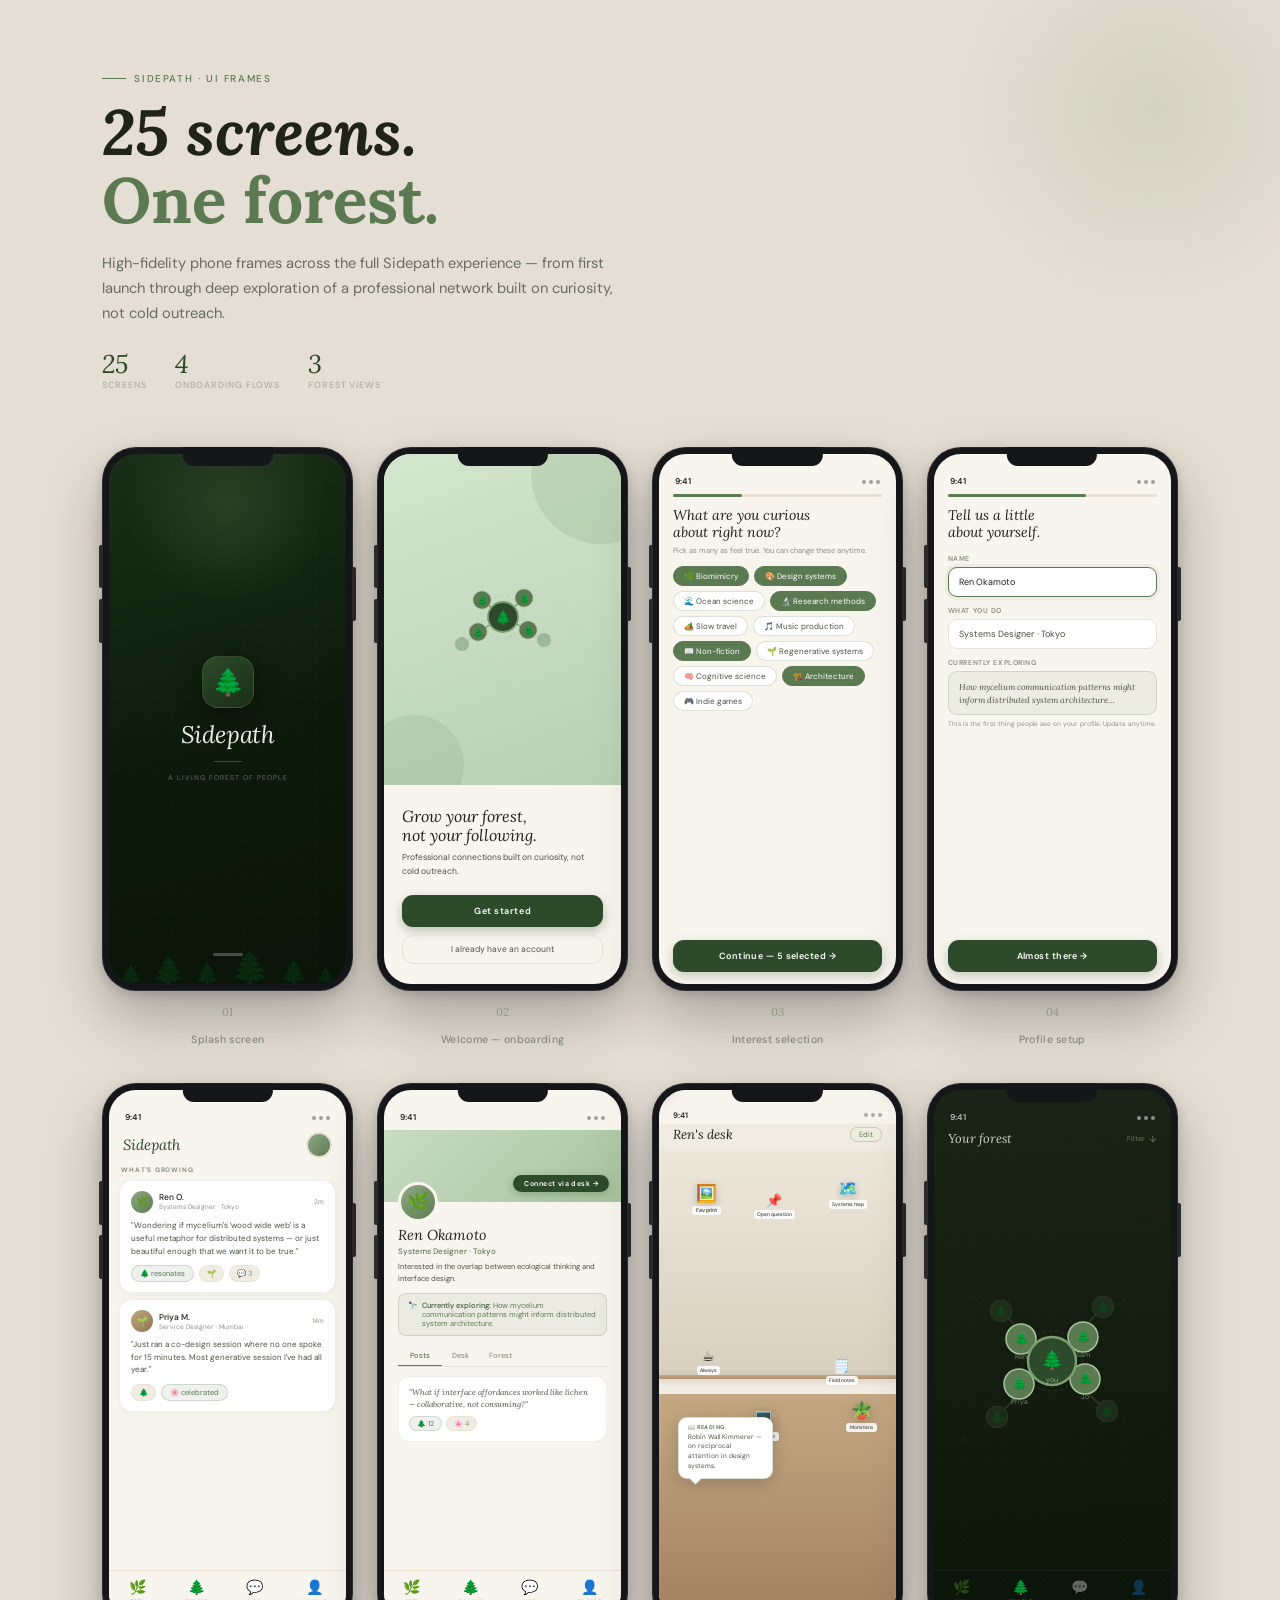
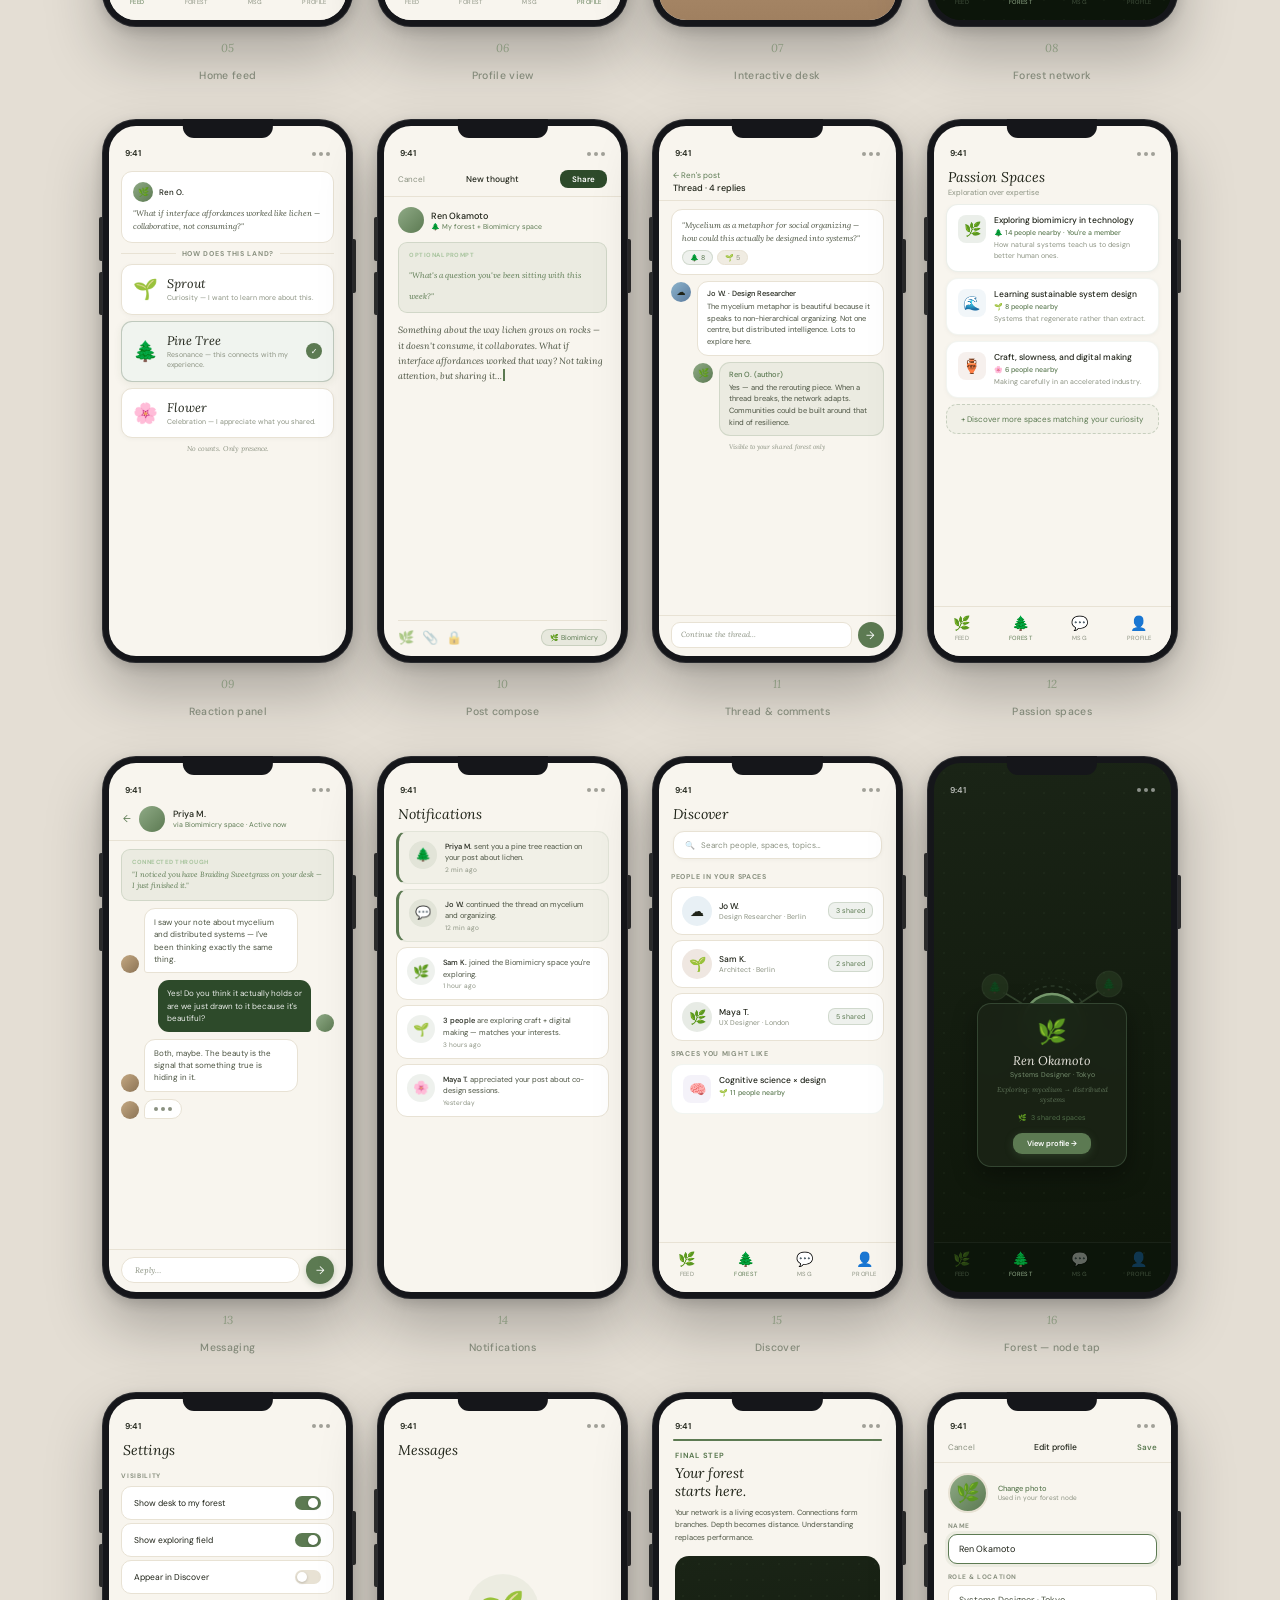
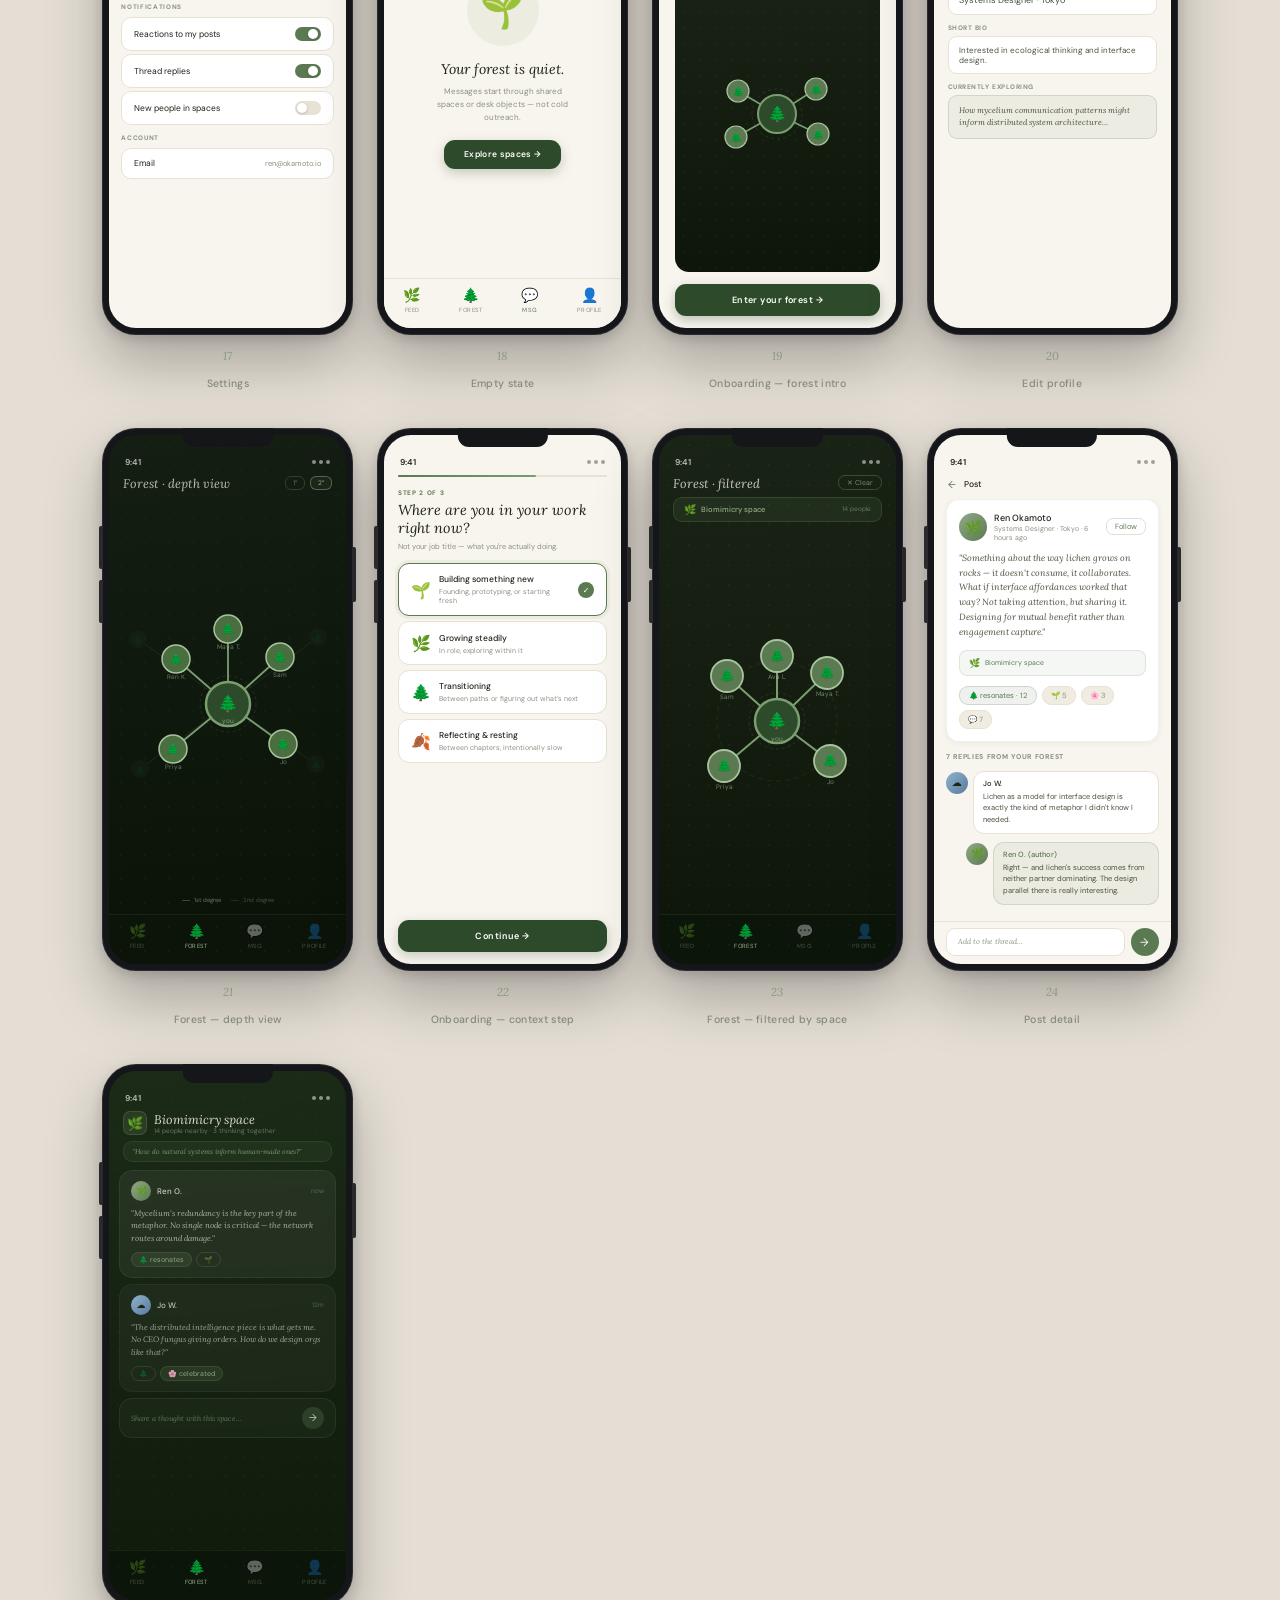
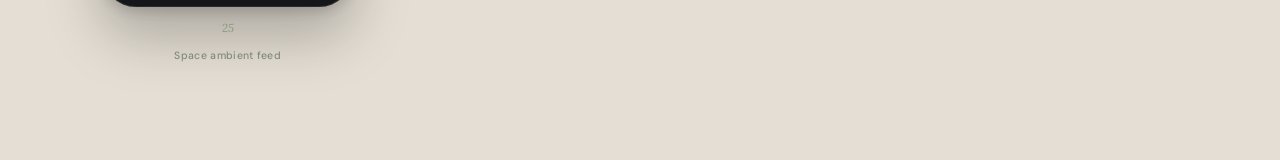
<file: example.html>
<!DOCTYPE html>
<html lang="en">
<head>
<meta charset="UTF-8">
<meta name="viewport" content="width=device-width, initial-scale=1.0">
<title>Sidepath — 25 UI Frames</title>
<link rel="preconnect" href="https://fonts.googleapis.com">
<link rel="preconnect" href="https://fonts.gstatic.com" crossorigin>
<link href="https://fonts.googleapis.com/css2?family=Lora:ital,wght@0,400;0,500;1,400;1,500&family=DM+Sans:ital,wght@0,300;0,400;0,500;1,400&display=swap" rel="stylesheet">
<style>
*,*::before,*::after{margin:0;padding:0;box-sizing:border-box}
:root{
  --matcha:#5c7a52;--matcha-mid:#7a9e70;--matcha-lt:#a8c49e;
  --pine:#2d4a2a;--pine-deep:#1a2e18;--moss:#3d5c35;--sage:#8faa86;
  --ivory:#f8f5ee;--ivory2:#f0ece2;--cream:#e8e2d4;
  --bark:#8b7355;--clay:#b0856a;
  --ink:#1f2318;--ink2:#4a5240;--ink3:#8a9180;
  --f-display:'Lora',Georgia,serif;--f-body:'DM Sans',system-ui,sans-serif;
}
html{scroll-behavior:smooth}
body{background:#e4ded4;font-family:var(--f-body);color:var(--ink);-webkit-font-smoothing:antialiased}

/* ── HEADER ── */
.header{padding:72px 8vw 56px;position:relative;overflow:hidden}
.header::before{content:'';position:absolute;top:-100px;right:-80px;width:420px;height:420px;border-radius:50%;background:radial-gradient(circle,rgba(92,122,82,.12) 0%,transparent 65%);pointer-events:none}
.header-label{font-size:10px;font-weight:500;letter-spacing:.16em;text-transform:uppercase;color:var(--matcha);margin-bottom:14px;display:flex;align-items:center;gap:8px}
.header-label::before{content:'';display:block;width:24px;height:1.5px;background:var(--matcha)}
.header h1{font-family:var(--f-display);font-style:italic;font-size:clamp(2.4rem,5vw,4rem);line-height:1.06;color:var(--ink);max-width:600px;margin-bottom:16px}
.header h1 em{color:var(--matcha);font-style:normal}
.header-sub{font-size:.92rem;color:var(--ink2);line-height:1.72;max-width:520px;opacity:.8}
.header-meta{display:flex;gap:28px;margin-top:24px}
.hm{display:flex;flex-direction:column;gap:3px}
.hm-n{font-family:var(--f-display);font-style:italic;font-size:1.6rem;color:var(--pine);line-height:1}
.hm-l{font-size:9px;font-weight:500;letter-spacing:.1em;text-transform:uppercase;color:var(--ink3);opacity:.6}

/* ── GRID ── */
.fg{display:grid;grid-template-columns:repeat(5,1fr);gap:36px 24px;padding:0 8vw 96px}

/* ── PHONE ── */
.fw{display:flex;flex-direction:column;gap:13px;opacity:0;animation:fadeUp .55s ease both}
.fw:nth-child(1){animation-delay:0.04s}.fw:nth-child(2){animation-delay:0.08s}.fw:nth-child(3){animation-delay:0.12s}.fw:nth-child(4){animation-delay:0.16s}.fw:nth-child(5){animation-delay:0.20s}.fw:nth-child(6){animation-delay:0.24s}.fw:nth-child(7){animation-delay:0.28s}.fw:nth-child(8){animation-delay:0.32s}.fw:nth-child(9){animation-delay:0.36s}.fw:nth-child(10){animation-delay:0.40s}.fw:nth-child(11){animation-delay:0.44s}.fw:nth-child(12){animation-delay:0.48s}.fw:nth-child(13){animation-delay:0.52s}.fw:nth-child(14){animation-delay:0.56s}.fw:nth-child(15){animation-delay:0.60s}.fw:nth-child(16){animation-delay:0.64s}.fw:nth-child(17){animation-delay:0.68s}.fw:nth-child(18){animation-delay:0.72s}.fw:nth-child(19){animation-delay:0.76s}.fw:nth-child(20){animation-delay:0.80s}.fw:nth-child(21){animation-delay:0.84s}.fw:nth-child(22){animation-delay:0.88s}.fw:nth-child(23){animation-delay:0.92s}.fw:nth-child(24){animation-delay:0.96s}.fw:nth-child(25){animation-delay:1.00s}
@keyframes fadeUp{from{opacity:0;transform:translateY(22px)}to{opacity:1;transform:translateY(0)}}
@keyframes blink{0%,100%{opacity:1}50%{opacity:0}}
.ph{width:100%;aspect-ratio:9/19.5;background:#15161a;border-radius:34px;padding:7px;box-shadow:0 28px 56px rgba(0,0,0,.25),0 4px 14px rgba(0,0,0,.16),inset 0 0 0 1px rgba(255,255,255,.09);position:relative;transition:transform .38s cubic-bezier(.34,1.56,.64,1),box-shadow .3s ease}
.ph:hover{transform:translateY(-8px) scale(1.02);box-shadow:0 44px 72px rgba(0,0,0,.3),0 6px 20px rgba(0,0,0,.18),inset 0 0 0 1px rgba(255,255,255,.11)}
.psc{width:100%;height:100%;border-radius:27px;overflow:hidden;position:relative}
.pno{position:absolute;top:0;left:50%;transform:translateX(-50%);width:36%;height:19px;background:#15161a;border-radius:0 0 11px 11px;z-index:20}
.pbt{position:absolute;right:-3px;top:22%;width:3px;height:10%;background:#2a2a2a;border-radius:0 2px 2px 0}
.pvu{position:absolute;left:-3px;top:18%;width:3px;height:8%;background:#2a2a2a;border-radius:2px 0 0 2px}
.pvd{position:absolute;left:-3px;top:28%;width:3px;height:8%;background:#2a2a2a;border-radius:2px 0 0 2px}
.fnu{font-family:var(--f-display);font-style:italic;font-size:.72rem;color:var(--matcha);opacity:.55;text-align:center;margin-bottom:1px}
.flb{font-size:10.5px;font-weight:500;color:var(--ink3);text-align:center;letter-spacing:.03em;line-height:1.4}

/* ── STATUS BAR ── */
.sbar{display:flex;justify-content:space-between;align-items:center;padding:22px 16px 7px;position:relative;z-index:10;flex-shrink:0}

@media(max-width:1300px){.fg{grid-template-columns:repeat(4,1fr)}}
@media(max-width:1000px){.fg{grid-template-columns:repeat(3,1fr)}}
@media(max-width:700px){.fg{grid-template-columns:repeat(2,1fr)}.header,.fg{padding-left:6vw;padding-right:6vw}}
</style>
</head>
<body>
<div class="header">
  <div class="header-label">Sidepath &middot; UI Frames</div>
  <h1>25 screens.<br><em>One forest.</em></h1>
  <p class="header-sub">High-fidelity phone frames across the full Sidepath experience &mdash; from first launch through deep exploration of a professional network built on curiosity, not cold outreach.</p>
  <div class="header-meta">
    <div class="hm"><div class="hm-n">25</div><div class="hm-l">Screens</div></div>
    <div class="hm"><div class="hm-n">4</div><div class="hm-l">Onboarding flows</div></div>
    <div class="hm"><div class="hm-n">3</div><div class="hm-l">Forest views</div></div>
  </div>
</div>
<div class="fg">
  <div class="fw">
    <div class="ph">
      <div class="psc"><div style="width:100%;height:100%;background:linear-gradient(165deg,#1a2e18 0%,#0d1a0b 55%,#0a1408 100%);display:flex;flex-direction:column;align-items:center;justify-content:center;position:relative;overflow:hidden">
  <div style="position:absolute;top:-60px;left:50%;transform:translateX(-50%);width:220px;height:220px;border-radius:50%;background:radial-gradient(circle,rgba(92,122,82,.28) 0%,transparent 65%)"></div>
  <div style="position:absolute;inset:0;background-image:radial-gradient(circle,rgba(92,122,82,.07) 1px,transparent 1px);background-size:18px 18px"></div>
  <div style="position:absolute;bottom:0;left:0;right:0;display:flex;justify-content:space-around;align-items:flex-end;padding:0 6px;opacity:.14">
    <span style="font-size:18px;line-height:1">🌲</span><span style="font-size:27px;line-height:1">🌲</span><span style="font-size:20px;line-height:1">🌲</span><span style="font-size:32px;line-height:1">🌲</span><span style="font-size:22px;line-height:1">🌲</span><span style="font-size:15px;line-height:1">🌲</span>
  </div>
  <div style="position:relative;z-index:3;display:flex;flex-direction:column;align-items:center;gap:11px">
    <div style="width:52px;height:52px;border-radius:16px;background:linear-gradient(145deg,#2d4a2a,#1a2e18);border:1px solid rgba(92,122,82,.35);display:flex;align-items:center;justify-content:center;box-shadow:0 8px 24px rgba(0,0,0,.4)">
      <span style="font-size:26px">🌲</span>
    </div>
    <div style="font-family:'Lora',Georgia,serif;font-style:italic;font-size:1.5rem;color:rgba(248,245,238,.95);letter-spacing:-.01em">Sidepath</div>
    <div style="width:28px;height:1px;background:rgba(168,196,158,.3)"></div>
    <div style="font-size:7px;color:rgba(168,196,158,.5);letter-spacing:.14em;text-transform:uppercase">a living forest of people</div>
  </div>
  <div style="position:absolute;bottom:28px;left:50%;transform:translateX(-50%)">
    <div style="width:30px;height:3px;background:rgba(248,245,238,.25);border-radius:2px"></div>
  </div>
</div></div>
      <div class="pno"></div>
      <div class="pbt"></div>
      <div class="pvu"></div>
      <div class="pvd"></div>
    </div>
    <div class="fnu">01</div>
    <div class="flb">Splash screen</div>
  </div>
  <div class="fw">
    <div class="ph">
      <div class="psc"><div style="width:100%;height:100%;background:#f8f5ee;display:flex;flex-direction:column">
  <div style="flex:1;background:linear-gradient(160deg,#d4e6ce 0%,#b8d0b4 100%);display:flex;align-items:center;justify-content:center;position:relative;overflow:hidden">
    <div style="position:absolute;top:-50px;right:-50px;width:140px;height:140px;border-radius:50%;background:rgba(92,122,82,.14)"></div>
    <div style="position:absolute;bottom:-30px;left:-20px;width:100px;height:100px;border-radius:50%;background:rgba(45,74,42,.08)"></div>
    <div style="position:relative;z-index:2">
      <svg width="110" height="90" viewBox="0 0 110 90" fill="none">
        <g opacity="0.25"><line x1="55" y1="45" x2="14" y2="72" stroke="#5c7a52" stroke-width="0.8"/><line x1="55" y1="45" x2="96" y2="68" stroke="#5c7a52" stroke-width="0.8"/><circle cx="14" cy="72" r="7" fill="#2d4a2a"/><text x="14" y="76" text-anchor="middle" font-size="8" fill="rgba(200,230,190,.5)">🌲</text><circle cx="96" cy="68" r="7" fill="#2d4a2a"/><text x="96" y="72" text-anchor="middle" font-size="8" fill="rgba(200,230,190,.5)">🌲</text></g>
        <line x1="55" y1="45" x2="30" y2="60" stroke="#7a9e70" stroke-width="1.4"/><line x1="55" y1="45" x2="80" y2="58" stroke="#7a9e70" stroke-width="1.4"/>
        <line x1="55" y1="45" x2="34" y2="28" stroke="#7a9e70" stroke-width="1.4"/><line x1="55" y1="45" x2="76" y2="26" stroke="#7a9e70" stroke-width="1.4"/>
        <circle cx="30" cy="60" r="9" fill="#5c7a52" stroke="rgba(168,196,158,.4)" stroke-width="1"/><text x="30" y="64" text-anchor="middle" font-size="9" fill="white">🌲</text>
        <circle cx="80" cy="58" r="9" fill="#5c7a52" stroke="rgba(168,196,158,.4)" stroke-width="1"/><text x="80" y="62" text-anchor="middle" font-size="9" fill="white">🌲</text>
        <circle cx="34" cy="28" r="9" fill="#5c7a52" stroke="rgba(168,196,158,.4)" stroke-width="1"/><text x="34" y="32" text-anchor="middle" font-size="9" fill="white">🌲</text>
        <circle cx="76" cy="26" r="9" fill="#5c7a52" stroke="rgba(168,196,158,.4)" stroke-width="1"/><text x="76" y="30" text-anchor="middle" font-size="9" fill="white">🌲</text>
        <circle cx="55" cy="45" r="15" fill="#2d4a2a" stroke="#7a9e70" stroke-width="1.8"/>
        <circle cx="55" cy="45" r="21" fill="none" stroke="rgba(122,158,126,.2)" stroke-width="1" stroke-dasharray="3 3"/>
        <text x="55" y="50" text-anchor="middle" font-size="13" fill="white">🌲</text>
      </svg>
    </div>
  </div>
  <div style="padding:22px 18px 20px">
    <div style="font-family:'Lora',Georgia,serif;font-style:italic;font-size:1rem;color:#1f2318;margin-bottom:6px;line-height:1.2">Grow your forest,<br>not your following.</div>
    <div style="font-size:8.5px;color:#4a5240;line-height:1.6;margin-bottom:16px">Professional connections built on curiosity, not cold outreach.</div>
    <div style="background:#2d4a2a;color:white;border-radius:11px;padding:10px;text-align:center;font-size:9px;font-weight:600;letter-spacing:.06em;margin-bottom:8px;box-shadow:0 4px 12px rgba(45,74,42,.3)">Get started</div>
    <div style="background:transparent;color:#4a5240;border-radius:11px;padding:8px;text-align:center;font-size:8.5px;border:1px solid #e8e2d4">I already have an account</div>
  </div>
</div></div>
      <div class="pno"></div>
      <div class="pbt"></div>
      <div class="pvu"></div>
      <div class="pvd"></div>
    </div>
    <div class="fnu">02</div>
    <div class="flb">Welcome — onboarding</div>
  </div>
  <div class="fw">
    <div class="ph">
      <div class="psc"><div style="width:100%;height:100%;background:#f8f5ee;display:flex;flex-direction:column"><div class="sbar" style="color:var(--ink)"><span style="font-size:8.5px;font-weight:600">9:41</span><div style="display:flex;gap:3px;align-items:center"><div style="width:4px;height:4px;border-radius:50%;background:rgba(31,35,24,.4)"></div><div style="width:4px;height:4px;border-radius:50%;background:rgba(31,35,24,.4)"></div><div style="width:4px;height:4px;border-radius:50%;background:rgba(31,35,24,.4)"></div></div></div><div style="height:2.5px;background:#e8e2d4;margin:0 14px 10px"><div style="height:100%;width:33%;background:#5c7a52;border-radius:2px"></div></div>
<div style="flex:1;padding:0 14px;overflow:hidden">
  <div style="font-family:'Lora',Georgia,serif;font-style:italic;font-size:.88rem;color:#1f2318;margin-bottom:4px;line-height:1.25">What are you curious<br>about right now?</div>
  <div style="font-size:7.5px;color:#8a9180;margin-bottom:11px">Pick as many as feel true. You can change these anytime.</div>
  <div style="display:flex;flex-wrap:wrap;gap:5px">
    <div style="font-size:8px;padding:4px 10px;border-radius:13px;background:#5c7a52;color:white;border:1px solid #5c7a52">🌿 Biomimicry</div>
    <div style="font-size:8px;padding:4px 10px;border-radius:13px;background:#5c7a52;color:white;border:1px solid #5c7a52">🎨 Design systems</div>
    <div style="font-size:8px;padding:4px 10px;border-radius:13px;background:white;color:#4a5240;border:1px solid rgba(92,122,82,.22)">🌊 Ocean science</div>
    <div style="font-size:8px;padding:4px 10px;border-radius:13px;background:#5c7a52;color:white;border:1px solid #5c7a52">🔬 Research methods</div>
    <div style="font-size:8px;padding:4px 10px;border-radius:13px;background:white;color:#4a5240;border:1px solid rgba(92,122,82,.22)">🏕️ Slow travel</div>
    <div style="font-size:8px;padding:4px 10px;border-radius:13px;background:white;color:#4a5240;border:1px solid rgba(92,122,82,.22)">🎵 Music production</div>
    <div style="font-size:8px;padding:4px 10px;border-radius:13px;background:#5c7a52;color:white;border:1px solid #5c7a52">📖 Non-fiction</div>
    <div style="font-size:8px;padding:4px 10px;border-radius:13px;background:white;color:#4a5240;border:1px solid rgba(92,122,82,.22)">🌱 Regenerative systems</div>
    <div style="font-size:8px;padding:4px 10px;border-radius:13px;background:white;color:#4a5240;border:1px solid rgba(92,122,82,.22)">🧠 Cognitive science</div>
    <div style="font-size:8px;padding:4px 10px;border-radius:13px;background:#5c7a52;color:white;border:1px solid #5c7a52">🏗️ Architecture</div>
    <div style="font-size:8px;padding:4px 10px;border-radius:13px;background:white;color:#4a5240;border:1px solid rgba(92,122,82,.22)">🎮 Indie games</div>
  </div>
</div>
<div style="padding:10px 14px 12px">
  <div style="background:#2d4a2a;color:white;border-radius:11px;padding:10px;text-align:center;font-size:9px;font-weight:600;letter-spacing:.05em;box-shadow:0 4px 12px rgba(45,74,42,.25)">Continue — 5 selected →</div>
</div></div></div>
      <div class="pno"></div>
      <div class="pbt"></div>
      <div class="pvu"></div>
      <div class="pvd"></div>
    </div>
    <div class="fnu">03</div>
    <div class="flb">Interest selection</div>
  </div>
  <div class="fw">
    <div class="ph">
      <div class="psc"><div style="width:100%;height:100%;background:#f8f5ee;display:flex;flex-direction:column"><div class="sbar" style="color:var(--ink)"><span style="font-size:8.5px;font-weight:600">9:41</span><div style="display:flex;gap:3px;align-items:center"><div style="width:4px;height:4px;border-radius:50%;background:rgba(31,35,24,.4)"></div><div style="width:4px;height:4px;border-radius:50%;background:rgba(31,35,24,.4)"></div><div style="width:4px;height:4px;border-radius:50%;background:rgba(31,35,24,.4)"></div></div></div><div style="height:2.5px;background:#e8e2d4;margin:0 14px 10px"><div style="height:100%;width:66%;background:#5c7a52;border-radius:2px"></div></div>
<div style="flex:1;padding:0 14px;overflow:hidden">
  <div style="font-family:'Lora',Georgia,serif;font-style:italic;font-size:.88rem;color:#1f2318;margin-bottom:12px;line-height:1.25">Tell us a little<br>about yourself.</div>
  <div style="font-size:7px;font-weight:600;letter-spacing:.08em;text-transform:uppercase;color:#8a9180;margin-bottom:4px">Name</div>
  <div style="background:white;border:1.5px solid #5c7a52;border-radius:9px;padding:8px 10px;font-size:9px;color:#1f2318;margin-bottom:9px;box-shadow:0 0 0 3px rgba(92,122,82,.08)">Ren Okamoto</div>
  <div style="font-size:7px;font-weight:600;letter-spacing:.08em;text-transform:uppercase;color:#8a9180;margin-bottom:4px">What you do</div>
  <div style="background:white;border:1px solid #e8e2d4;border-radius:9px;padding:8px 10px;font-size:9px;color:#4a5240;margin-bottom:9px">Systems Designer · Tokyo</div>
  <div style="font-size:7px;font-weight:600;letter-spacing:.08em;text-transform:uppercase;color:#8a9180;margin-bottom:4px">Currently exploring</div>
  <div style="background:rgba(92,122,82,.07);border:1px solid rgba(92,122,82,.2);border-radius:9px;padding:8px 10px;font-size:8.5px;color:#4a5240;font-style:italic;font-family:'Lora',Georgia,serif;line-height:1.55;min-height:44px">How mycelium communication patterns might inform distributed system architecture…</div>
  <div style="font-size:6.5px;color:#8a9180;margin-top:5px">This is the first thing people see on your profile. Update anytime.</div>
</div>
<div style="padding:8px 14px 12px">
  <div style="background:#2d4a2a;color:white;border-radius:11px;padding:10px;text-align:center;font-size:9px;font-weight:600;letter-spacing:.05em;box-shadow:0 4px 12px rgba(45,74,42,.25)">Almost there →</div>
</div></div></div>
      <div class="pno"></div>
      <div class="pbt"></div>
      <div class="pvu"></div>
      <div class="pvd"></div>
    </div>
    <div class="fnu">04</div>
    <div class="flb">Profile setup</div>
  </div>
  <div class="fw">
    <div class="ph">
      <div class="psc"><div style="width:100%;height:100%;background:#f8f5ee;display:flex;flex-direction:column"><div class="sbar" style="color:var(--ink)"><span style="font-size:8.5px;font-weight:600">9:41</span><div style="display:flex;gap:3px;align-items:center"><div style="width:4px;height:4px;border-radius:50%;background:rgba(31,35,24,.4)"></div><div style="width:4px;height:4px;border-radius:50%;background:rgba(31,35,24,.4)"></div><div style="width:4px;height:4px;border-radius:50%;background:rgba(31,35,24,.4)"></div></div></div><div style="padding:2px 14px 8px;display:flex;justify-content:space-between;align-items:center;flex-shrink:0">
  <div style="font-family:'Lora',Georgia,serif;font-style:italic;font-size:.92rem;color:#2d4a2a">Sidepath</div>
  <div style="width:26px;height:26px;border-radius:50%;background:linear-gradient(135deg,#8faa86,#5c7a52);border:2px solid #e8e2d4"></div>
</div>
<div style="padding:0 12px 6px;flex-shrink:0">
  <div style="font-size:6.5px;font-weight:700;letter-spacing:.12em;text-transform:uppercase;color:#8a9180">What&apos;s growing</div>
</div>
<div style="flex:1;overflow:hidden;padding:0 10px;display:flex;flex-direction:column;gap:6px">
  <div style="background:white;border-radius:13px;padding:10px 11px;border:1px solid rgba(92,122,82,.1);box-shadow:0 1px 6px rgba(31,35,24,.05)">
    <div style="display:flex;align-items:center;gap:6px;margin-bottom:6px">
      <div style="width:22px;height:22px;border-radius:50%;background:linear-gradient(135deg,#8faa86,#5c7a52);display:flex;align-items:center;justify-content:center;font-size:10px;flex-shrink:0">🌿</div>
      <div><div style="font-size:8.5px;font-weight:500;color:#1f2318">Ren O.</div><div style="font-size:6.5px;color:#8a9180">Systems Designer · Tokyo</div></div>
      <div style="margin-left:auto;font-size:6.5px;color:#8a9180">2m</div>
    </div>
    <div style="font-size:8px;color:#4a5240;line-height:1.58;margin-bottom:8px">"Wondering if mycelium's 'wood wide web' is a useful metaphor for distributed systems — or just beautiful enough that we want it to be true."</div>
    <div style="display:flex;gap:5px">
      <div style="display:flex;align-items:center;gap:3px;font-size:7.5px;padding:3px 8px;border-radius:9px;background:rgba(92,122,82,.1);border:1px solid rgba(92,122,82,.22);color:#5c7a52">🌲 resonates</div>
      <div style="display:flex;align-items:center;gap:3px;font-size:7.5px;padding:3px 7px;border-radius:9px;border:1px solid #e8e2d4;color:#8a9180;background:#f0ece2">🌱</div>
      <div style="display:flex;align-items:center;gap:3px;font-size:7.5px;padding:3px 7px;border-radius:9px;border:1px solid #e8e2d4;color:#8a9180;background:#f0ece2">💬 3</div>
    </div>
  </div>
  <div style="background:white;border-radius:13px;padding:10px 11px;border:1px solid rgba(92,122,82,.1);box-shadow:0 1px 6px rgba(31,35,24,.05)">
    <div style="display:flex;align-items:center;gap:6px;margin-bottom:6px">
      <div style="width:22px;height:22px;border-radius:50%;background:linear-gradient(135deg,#c4a882,#8b7355);display:flex;align-items:center;justify-content:center;font-size:10px;flex-shrink:0">🌱</div>
      <div><div style="font-size:8.5px;font-weight:500;color:#1f2318">Priya M.</div><div style="font-size:6.5px;color:#8a9180">Service Designer · Mumbai</div></div>
      <div style="margin-left:auto;font-size:6.5px;color:#8a9180">14m</div>
    </div>
    <div style="font-size:8px;color:#4a5240;line-height:1.58;margin-bottom:8px">"Just ran a co-design session where no one spoke for 15 minutes. Most generative session I've had all year."</div>
    <div style="display:flex;gap:5px">
      <div style="display:flex;align-items:center;gap:3px;font-size:7.5px;padding:3px 7px;border-radius:9px;border:1px solid #e8e2d4;color:#8a9180;background:#f0ece2">🌲</div>
      <div style="display:flex;align-items:center;gap:3px;font-size:7.5px;padding:3px 8px;border-radius:9px;background:rgba(92,122,82,.1);border:1px solid rgba(92,122,82,.22);color:#5c7a52">🌸 celebrated</div>
    </div>
  </div>
</div>
<div style="background:var(--ivory);border-top:1px solid var(--cream);display:flex;justify-content:space-around;align-items:center;padding:7px 0 14px;flex-shrink:0"><div style="display:flex;flex-direction:column;align-items:center;gap:2px;font-size:6px;letter-spacing:.06em;text-transform:uppercase;color:var(--matcha)"><span style="font-size:14px">🌿</span>Feed</div><div style="display:flex;flex-direction:column;align-items:center;gap:2px;font-size:6px;letter-spacing:.06em;text-transform:uppercase;color:var(--ink3)"><span style="font-size:14px">🌲</span>Forest</div><div style="display:flex;flex-direction:column;align-items:center;gap:2px;font-size:6px;letter-spacing:.06em;text-transform:uppercase;color:var(--ink3)"><span style="font-size:14px">💬</span>Msg</div><div style="display:flex;flex-direction:column;align-items:center;gap:2px;font-size:6px;letter-spacing:.06em;text-transform:uppercase;color:var(--ink3)"><span style="font-size:14px">👤</span>Profile</div></div></div></div>
      <div class="pno"></div>
      <div class="pbt"></div>
      <div class="pvu"></div>
      <div class="pvd"></div>
    </div>
    <div class="fnu">05</div>
    <div class="flb">Home feed</div>
  </div>
  <div class="fw">
    <div class="ph">
      <div class="psc"><div style="width:100%;height:100%;background:#f8f5ee;display:flex;flex-direction:column"><div class="sbar" style="color:var(--ink)"><span style="font-size:8.5px;font-weight:600">9:41</span><div style="display:flex;gap:3px;align-items:center"><div style="width:4px;height:4px;border-radius:50%;background:rgba(31,35,24,.4)"></div><div style="width:4px;height:4px;border-radius:50%;background:rgba(31,35,24,.4)"></div><div style="width:4px;height:4px;border-radius:50%;background:rgba(31,35,24,.4)"></div></div></div><div style="height:72px;background:linear-gradient(135deg,#c8dcc4 0%,#a8c4a0 100%);position:relative;flex-shrink:0">
  <div style="position:absolute;bottom:-20px;left:14px;width:40px;height:40px;border-radius:50%;background:linear-gradient(135deg,#8faa86,#5c7a52);border:3px solid #f8f5ee;display:flex;align-items:center;justify-content:center;font-size:18px">🌿</div>
  <div style="position:absolute;bottom:10px;right:12px;background:#2d4a2a;color:white;font-size:7px;font-weight:600;letter-spacing:.06em;padding:4px 11px;border-radius:9px;box-shadow:0 2px 8px rgba(45,74,42,.3)">Connect via desk →</div>
</div>
<div style="padding:24px 14px 8px;flex:1;overflow:hidden">
  <div style="font-family:'Lora',Georgia,serif;font-style:italic;font-size:.9rem;color:#1f2318;margin-bottom:2px">Ren Okamoto</div>
  <div style="font-size:8px;color:#5c7a52;font-weight:500;margin-bottom:5px">Systems Designer · Tokyo</div>
  <div style="font-size:7.5px;color:#4a5240;line-height:1.58;margin-bottom:8px">Interested in the overlap between ecological thinking and interface design.</div>
  <div style="background:rgba(92,122,82,.08);border:1px solid rgba(92,122,82,.2);border-radius:8px;padding:7px 9px;font-size:7.5px;color:#5c7a52;margin-bottom:10px;display:flex;gap:5px;align-items:flex-start">
    <span>🔭</span>
    <div><span style="color:#3d5c35;font-weight:500">Currently exploring:</span> How mycelium communication patterns might inform distributed system architecture.</div>
  </div>
  <div style="display:flex;border-bottom:1px solid #e8e2d4;margin-bottom:9px">
    <div style="font-size:7.5px;font-weight:500;padding:5px 12px;color:#5c7a52;border-bottom:1.5px solid #5c7a52">Posts</div>
    <div style="font-size:7.5px;font-weight:500;padding:5px 10px;color:#8a9180">Desk</div>
    <div style="font-size:7.5px;font-weight:500;padding:5px 10px;color:#8a9180">Forest</div>
  </div>
  <div style="background:white;border-radius:11px;padding:9px 10px;border:1px solid rgba(92,122,82,.1)">
    <div style="font-size:8px;color:#4a5240;font-style:italic;font-family:'Lora',Georgia,serif;line-height:1.55;margin-bottom:6px">"What if interface affordances worked like lichen — collaborative, not consuming?"</div>
    <div style="display:flex;gap:4px">
      <div style="font-size:7px;padding:2px 7px;border-radius:8px;background:rgba(92,122,82,.1);color:#5c7a52;border:1px solid rgba(92,122,82,.2)">🌲 12</div>
      <div style="font-size:7px;padding:2px 7px;border-radius:8px;background:#f0ece2;color:#8a9180;border:1px solid #e8e2d4">🌸 4</div>
    </div>
  </div>
</div>
<div style="background:var(--ivory);border-top:1px solid var(--cream);display:flex;justify-content:space-around;align-items:center;padding:7px 0 14px;flex-shrink:0"><div style="display:flex;flex-direction:column;align-items:center;gap:2px;font-size:6px;letter-spacing:.06em;text-transform:uppercase;color:var(--ink3)"><span style="font-size:14px">🌿</span>Feed</div><div style="display:flex;flex-direction:column;align-items:center;gap:2px;font-size:6px;letter-spacing:.06em;text-transform:uppercase;color:var(--ink3)"><span style="font-size:14px">🌲</span>Forest</div><div style="display:flex;flex-direction:column;align-items:center;gap:2px;font-size:6px;letter-spacing:.06em;text-transform:uppercase;color:var(--ink3)"><span style="font-size:14px">💬</span>Msg</div><div style="display:flex;flex-direction:column;align-items:center;gap:2px;font-size:6px;letter-spacing:.06em;text-transform:uppercase;color:var(--matcha)"><span style="font-size:14px">👤</span>Profile</div></div></div></div>
      <div class="pno"></div>
      <div class="pbt"></div>
      <div class="pvu"></div>
      <div class="pvd"></div>
    </div>
    <div class="fnu">06</div>
    <div class="flb">Profile view</div>
  </div>
  <div class="fw">
    <div class="ph">
      <div class="psc"><div style="width:100%;height:100%;background:#f0ece2;display:flex;flex-direction:column;position:relative;overflow:hidden">
  <div style="background:rgba(248,245,238,.88);backdrop-filter:blur(4px);padding:20px 14px 4px;display:flex;justify-content:space-between;align-items:center;position:relative;z-index:10;flex-shrink:0">
    <span style="font-size:8px;font-weight:600;color:#1f2318">9:41</span>
    <div style="display:flex;gap:3px"><div style="width:4px;height:4px;border-radius:50%;background:rgba(31,35,24,.35)"></div><div style="width:4px;height:4px;border-radius:50%;background:rgba(31,35,24,.35)"></div><div style="width:4px;height:4px;border-radius:50%;background:rgba(31,35,24,.35)"></div></div>
  </div>
  <div style="padding:2px 14px 6px;display:flex;justify-content:space-between;align-items:center;position:relative;z-index:10;flex-shrink:0">
    <div style="font-family:'Lora',Georgia,serif;font-style:italic;font-size:.82rem;color:#1f2318">Ren&apos;s desk</div>
    <div style="font-size:7.5px;color:#5c7a52;border:1px solid rgba(92,122,82,.28);border-radius:7px;padding:2px 8px">Edit</div>
  </div>
  <div style="flex:1;position:relative">
    <!-- wall -->
    <div style="position:absolute;top:0;left:0;right:0;height:48%;background:linear-gradient(180deg,#ede7db 0%,#d8cfbf 100%)"></div>
    <!-- shelf line -->
    <div style="position:absolute;top:48%;left:0;right:0;height:4px;background:linear-gradient(180deg,#c4a882,#b09070);box-shadow:0 2px 6px rgba(0,0,0,.15)"></div>
    <!-- surface -->
    <div style="position:absolute;top:52%;bottom:0;left:0;right:0;background:linear-gradient(180deg,#c4a882 0%,#b09070 60%,#a08060 100%)"></div>
    <!-- wall items -->
    <div style="position:absolute;top:7%;left:14%;text-align:center">
      <span style="font-size:17px;display:block;filter:drop-shadow(0 2px 4px rgba(0,0,0,.2))">🖼️</span>
      <span style="font-size:5.5px;background:rgba(255,255,255,.85);border-radius:3px;padding:1px 4px;color:#1f2318;white-space:nowrap;display:block;margin-top:2px">Fav print</span>
    </div>
    <div style="position:absolute;top:9%;left:40%;text-align:center">
      <span style="font-size:13px;display:block">📌</span>
      <span style="font-size:5px;background:rgba(255,255,255,.85);border-radius:3px;padding:1px 3px;color:#1f2318;white-space:nowrap;display:block;margin-top:1px">Open question</span>
    </div>
    <div style="position:absolute;top:6%;right:12%;text-align:center">
      <span style="font-size:16px;display:block;filter:drop-shadow(0 2px 3px rgba(0,0,0,.15))">🗺️</span>
      <span style="font-size:5px;background:rgba(255,255,255,.85);border-radius:3px;padding:1px 3px;color:#1f2318;white-space:nowrap;display:block;margin-top:1px">Systems map</span>
    </div>
    <!-- surface items -->
    <div style="position:absolute;bottom:36%;left:10%;text-align:center">
      <span style="font-size:15px;display:block;filter:drop-shadow(0 3px 6px rgba(0,0,0,.25))">📖</span>
      <span style="font-size:5px;background:rgba(255,255,255,.88);border-radius:3px;padding:1px 4px;color:#1f2318;white-space:nowrap;display:block;margin-top:2px">Braiding Sweetgrass</span>
    </div>
    <div style="position:absolute;bottom:38%;left:44%;transform:translateX(-50%);text-align:center">
      <span style="font-size:18px;display:block;filter:drop-shadow(0 3px 8px rgba(0,0,0,.3))">💻</span>
      <span style="font-size:5px;background:rgba(255,255,255,.88);border-radius:3px;padding:1px 4px;color:#1f2318;white-space:nowrap;display:block;margin-top:2px">Prototype</span>
    </div>
    <div style="position:absolute;bottom:40%;right:8%;text-align:center">
      <span style="font-size:17px;display:block;filter:drop-shadow(0 3px 6px rgba(0,0,0,.25))">🪴</span>
      <span style="font-size:5px;background:rgba(255,255,255,.88);border-radius:3px;padding:1px 4px;color:#1f2318;white-space:nowrap;display:block;margin-top:2px">Monstera</span>
    </div>
    <div style="position:absolute;bottom:52%;left:16%;text-align:center">
      <span style="font-size:14px;display:block">☕</span>
      <span style="font-size:5px;background:rgba(255,255,255,.88);border-radius:3px;padding:1px 3px;color:#1f2318;white-space:nowrap;display:block;margin-top:1px">Always</span>
    </div>
    <div style="position:absolute;bottom:50%;right:16%;text-align:center">
      <span style="font-size:14px;display:block">🗒️</span>
      <span style="font-size:5px;background:rgba(255,255,255,.88);border-radius:3px;padding:1px 3px;color:#1f2318;white-space:nowrap;display:block;margin-top:1px">Field notes</span>
    </div>
    <!-- popup -->
    <div style="position:absolute;bottom:30%;left:8%;background:white;border-radius:9px;padding:6px 9px;box-shadow:0 4px 16px rgba(0,0,0,.18);border:1px solid rgba(92,122,82,.22);max-width:95px;z-index:10">
      <div style="font-size:5.5px;font-weight:700;letter-spacing:.07em;text-transform:uppercase;color:#5c7a52;margin-bottom:2px">📖 Reading</div>
      <div style="font-size:6.5px;color:#4a5240;line-height:1.5">Robin Wall Kimmerer — on reciprocal attention in design systems.</div>
      <div style="position:absolute;bottom:-5px;left:12px;width:9px;height:9px;background:white;border-right:1px solid rgba(92,122,82,.22);border-bottom:1px solid rgba(92,122,82,.22);transform:rotate(45deg)"></div>
    </div>
  </div>
</div></div>
      <div class="pno"></div>
      <div class="pbt"></div>
      <div class="pvu"></div>
      <div class="pvd"></div>
    </div>
    <div class="fnu">07</div>
    <div class="flb">Interactive desk</div>
  </div>
  <div class="fw">
    <div class="ph">
      <div class="psc"><div style="width:100%;height:100%;background:linear-gradient(175deg,#1a2416 0%,#0d1509 100%);display:flex;flex-direction:column;position:relative;overflow:hidden">
  <div style="position:absolute;inset:0;background-image:radial-gradient(circle,rgba(92,122,82,.08) 1px,transparent 1px);background-size:20px 20px"></div>
  <div class="sbar" style="color:rgba(255,255,255,.7)"><span style="font-size:8.5px;font-weight:600">9:41</span><div style="display:flex;gap:3px;align-items:center"><div style="width:4px;height:4px;border-radius:50%;background:rgba(255,255,255,.5)"></div><div style="width:4px;height:4px;border-radius:50%;background:rgba(255,255,255,.5)"></div><div style="width:4px;height:4px;border-radius:50%;background:rgba(255,255,255,.5)"></div></div></div>
  <div style="padding:0 14px 6px;display:flex;justify-content:space-between;align-items:center;position:relative;z-index:5;flex-shrink:0">
    <div style="font-family:'Lora',Georgia,serif;font-style:italic;font-size:.8rem;color:rgba(248,245,238,.82)">Your forest</div>
    <div style="font-size:7px;color:rgba(168,196,158,.6);display:flex;align-items:center;gap:4px">
      <span>Filter</span>
      <span style="font-size:9px">↓</span>
    </div>
  </div>
  <div style="flex:1;position:relative;display:flex;align-items:center;justify-content:center">
    <svg width="210" height="265" viewBox="0 0 210 265" fill="none">
      <!-- 2nd degree faint -->
      <g opacity="0.12">
        <line x1="105" y1="132" x2="20" y2="212" stroke="#5c7a52" stroke-width="0.8"/><line x1="105" y1="132" x2="190" y2="205" stroke="#5c7a52" stroke-width="0.8"/>
        <line x1="105" y1="132" x2="16" y2="60" stroke="#5c7a52" stroke-width="0.8"/><line x1="105" y1="132" x2="194" y2="55" stroke="#5c7a52" stroke-width="0.8"/>
        <circle cx="20" cy="212" r="6" fill="#1a2a18"/><circle cx="190" cy="205" r="6" fill="#1a2a18"/>
        <circle cx="16" cy="60" r="6" fill="#1a2a18"/><circle cx="194" cy="55" r="6" fill="#1a2a18"/>
      </g>
      <!-- 1st degree dimmer -->
      <g opacity="0.38">
        <line x1="105" y1="132" x2="50" y2="188" stroke="#5c7a52" stroke-width="1.2"/><line x1="105" y1="132" x2="160" y2="182" stroke="#5c7a52" stroke-width="1.2"/>
        <line x1="105" y1="132" x2="54" y2="82" stroke="#5c7a52" stroke-width="1.2"/><line x1="105" y1="132" x2="156" y2="78" stroke="#5c7a52" stroke-width="1.2"/>
        <circle cx="50" cy="188" r="11" fill="#2d4a2a" stroke="rgba(168,196,158,.25)" stroke-width="1"/><text x="50" y="192" text-anchor="middle" font-size="10" fill="rgba(168,196,158,.6)">🌲</text>
        <circle cx="160" cy="182" r="11" fill="#2d4a2a" stroke="rgba(168,196,158,.25)" stroke-width="1"/><text x="160" y="186" text-anchor="middle" font-size="10" fill="rgba(168,196,158,.6)">🌲</text>
        <circle cx="54" cy="82" r="11" fill="#2d4a2a" stroke="rgba(168,196,158,.25)" stroke-width="1"/><text x="54" y="86" text-anchor="middle" font-size="10" fill="rgba(168,196,158,.6)">🌲</text>
        <circle cx="156" cy="78" r="11" fill="#2d4a2a" stroke="rgba(168,196,158,.25)" stroke-width="1"/><text x="156" y="82" text-anchor="middle" font-size="10" fill="rgba(168,196,158,.6)">🌲</text>
      </g>
      <!-- Close connections -->
      <line x1="105" y1="132" x2="72" y2="155" stroke="#7a9e70" stroke-width="2"/><line x1="105" y1="132" x2="138" y2="150" stroke="#7a9e70" stroke-width="2"/>
      <line x1="105" y1="132" x2="74" y2="110" stroke="#7a9e70" stroke-width="2"/><line x1="105" y1="132" x2="136" y2="108" stroke="#7a9e70" stroke-width="2"/>
      <circle cx="72" cy="155" r="15" fill="#5c7a52" stroke="#a8c49e" stroke-width="1.5"/><text x="72" y="159" text-anchor="middle" font-size="12" fill="white">🌲</text>
      <text x="72" y="175" text-anchor="middle" font-size="7" fill="rgba(200,220,190,.55)">Priya</text>
      <circle cx="138" cy="150" r="15" fill="#5c7a52" stroke="#a8c49e" stroke-width="1.5"/><text x="138" y="154" text-anchor="middle" font-size="12" fill="white">🌲</text>
      <text x="138" y="170" text-anchor="middle" font-size="7" fill="rgba(200,220,190,.55)">Jo</text>
      <circle cx="74" cy="110" r="15" fill="#5c7a52" stroke="#a8c49e" stroke-width="1.5"/><text x="74" y="114" text-anchor="middle" font-size="12" fill="white">🌲</text>
      <text x="74" y="130" text-anchor="middle" font-size="7" fill="rgba(200,220,190,.55)">Ren</text>
      <circle cx="136" cy="108" r="15" fill="#5c7a52" stroke="#a8c49e" stroke-width="1.5"/><text x="136" y="112" text-anchor="middle" font-size="12" fill="white">🌲</text>
      <text x="136" y="128" text-anchor="middle" font-size="7" fill="rgba(200,220,190,.55)">Sam</text>
      <!-- You -->
      <circle cx="105" cy="132" r="24" fill="#2d4a2a" stroke="#7a9e70" stroke-width="2.5"/>
      <circle cx="105" cy="132" r="30" fill="none" stroke="rgba(122,158,126,.18)" stroke-width="1" stroke-dasharray="3 3"/>
      <text x="105" y="137" text-anchor="middle" font-size="18" fill="white">🌲</text>
      <text x="105" y="153" text-anchor="middle" font-size="7" fill="rgba(200,220,190,.65)">you</text>
    </svg>
  </div>
  <div style="background:rgba(13,21,10,.92);border-top:1px solid rgba(255,255,255,.06);display:flex;justify-content:space-around;align-items:center;padding:7px 0 14px;flex-shrink:0"><div style="display:flex;flex-direction:column;align-items:center;gap:2px;font-size:6px;letter-spacing:.06em;text-transform:uppercase;color:rgba(168,196,158,.35)"><span style="font-size:14px">🌿</span>Feed</div><div style="display:flex;flex-direction:column;align-items:center;gap:2px;font-size:6px;letter-spacing:.06em;text-transform:uppercase;color:rgba(168,196,158,.9)"><span style="font-size:14px">🌲</span>Forest</div><div style="display:flex;flex-direction:column;align-items:center;gap:2px;font-size:6px;letter-spacing:.06em;text-transform:uppercase;color:rgba(168,196,158,.35)"><span style="font-size:14px">💬</span>Msg</div><div style="display:flex;flex-direction:column;align-items:center;gap:2px;font-size:6px;letter-spacing:.06em;text-transform:uppercase;color:rgba(168,196,158,.35)"><span style="font-size:14px">👤</span>Profile</div></div>
</div></div>
      <div class="pno"></div>
      <div class="pbt"></div>
      <div class="pvu"></div>
      <div class="pvd"></div>
    </div>
    <div class="fnu">08</div>
    <div class="flb">Forest network</div>
  </div>
  <div class="fw">
    <div class="ph">
      <div class="psc"><div style="width:100%;height:100%;background:#f8f5ee;display:flex;flex-direction:column"><div class="sbar" style="color:var(--ink)"><span style="font-size:8.5px;font-weight:600">9:41</span><div style="display:flex;gap:3px;align-items:center"><div style="width:4px;height:4px;border-radius:50%;background:rgba(31,35,24,.4)"></div><div style="width:4px;height:4px;border-radius:50%;background:rgba(31,35,24,.4)"></div><div style="width:4px;height:4px;border-radius:50%;background:rgba(31,35,24,.4)"></div></div></div><div style="flex:1;padding:5px 12px 0;display:flex;flex-direction:column;gap:6px;overflow:hidden">
  <div style="background:white;border-radius:11px;padding:10px 11px;border:1px solid #e8e2d4">
    <div style="display:flex;align-items:center;gap:6px;margin-bottom:5px">
      <div style="width:20px;height:20px;border-radius:50%;background:linear-gradient(135deg,#8faa86,#5c7a52);font-size:9px;display:flex;align-items:center;justify-content:center">🌿</div>
      <span style="font-size:8px;font-weight:500;color:#1f2318">Ren O.</span>
    </div>
    <div style="font-size:8px;color:#4a5240;font-style:italic;font-family:'Lora',Georgia,serif;line-height:1.55">"What if interface affordances worked like lichen — collaborative, not consuming?"</div>
  </div>
  <div style="font-size:7px;font-weight:700;letter-spacing:.1em;text-transform:uppercase;color:#8a9180;display:flex;align-items:center;gap:6px"><span style="flex:1;height:1px;background:#e8e2d4"></span>How does this land?<span style="flex:1;height:1px;background:#e8e2d4"></span></div>
  <div style="background:white;border-radius:11px;padding:10px 11px;border:1px solid #e8e2d4;display:flex;align-items:center;gap:9px;box-shadow:0 1px 5px rgba(31,35,24,.04)">
    <span style="font-size:20px;flex-shrink:0">🌱</span>
    <div>
      <div style="font-family:'Lora',Georgia,serif;font-style:italic;font-size:.78rem;color:#1f2318;margin-bottom:2px">Sprout</div>
      <div style="font-size:7px;color:#8a9180;line-height:1.5">Curiosity — I want to learn more about this.</div>
    </div>
  </div>
  <div style="background:#f0f4ef;border-radius:11px;padding:10px 11px;border:1.5px solid rgba(45,74,42,.25);display:flex;align-items:center;gap:9px;box-shadow:0 2px 8px rgba(45,74,42,.08)">
    <span style="font-size:20px;flex-shrink:0">🌲</span>
    <div>
      <div style="font-family:'Lora',Georgia,serif;font-style:italic;font-size:.78rem;color:#1f2318;margin-bottom:2px">Pine Tree</div>
      <div style="font-size:7px;color:#8a9180;line-height:1.5">Resonance — this connects with my experience.</div>
    </div>
    <div style="margin-left:auto;width:16px;height:16px;border-radius:50%;background:#5c7a52;display:flex;align-items:center;justify-content:center;flex-shrink:0"><span style="font-size:8px;color:white">✓</span></div>
  </div>
  <div style="background:white;border-radius:11px;padding:10px 11px;border:1px solid #e8e2d4;display:flex;align-items:center;gap:9px;box-shadow:0 1px 5px rgba(31,35,24,.04)">
    <span style="font-size:20px;flex-shrink:0">🌸</span>
    <div>
      <div style="font-family:'Lora',Georgia,serif;font-style:italic;font-size:.78rem;color:#1f2318;margin-bottom:2px">Flower</div>
      <div style="font-size:7px;color:#8a9180;line-height:1.5">Celebration — I appreciate what you shared.</div>
    </div>
  </div>
  <div style="font-size:7px;color:#8a9180;text-align:center;font-style:italic;font-family:'Lora',Georgia,serif">No counts. Only presence.</div>
</div></div></div>
      <div class="pno"></div>
      <div class="pbt"></div>
      <div class="pvu"></div>
      <div class="pvd"></div>
    </div>
    <div class="fnu">09</div>
    <div class="flb">Reaction panel</div>
  </div>
  <div class="fw">
    <div class="ph">
      <div class="psc"><div style="width:100%;height:100%;background:#f8f5ee;display:flex;flex-direction:column"><div class="sbar" style="color:var(--ink)"><span style="font-size:8.5px;font-weight:600">9:41</span><div style="display:flex;gap:3px;align-items:center"><div style="width:4px;height:4px;border-radius:50%;background:rgba(31,35,24,.4)"></div><div style="width:4px;height:4px;border-radius:50%;background:rgba(31,35,24,.4)"></div><div style="width:4px;height:4px;border-radius:50%;background:rgba(31,35,24,.4)"></div></div></div><div style="padding:4px 14px 8px;display:flex;justify-content:space-between;align-items:center;border-bottom:1px solid #e8e2d4;flex-shrink:0">
  <div style="font-size:8px;color:#8a9180">Cancel</div>
  <div style="font-size:8.5px;font-weight:500;color:#1f2318">New thought</div>
  <div style="background:#2d4a2a;color:white;font-size:8px;font-weight:600;padding:4px 12px;border-radius:8px">Share</div>
</div>
<div style="flex:1;padding:10px 14px;display:flex;flex-direction:column;gap:9px">
  <div style="display:flex;align-items:center;gap:7px">
    <div style="width:26px;height:26px;border-radius:50%;background:linear-gradient(135deg,#8faa86,#5c7a52);flex-shrink:0"></div>
    <div>
      <div style="font-size:9px;font-weight:500;color:#1f2318">Ren Okamoto</div>
      <div style="font-size:7px;color:#5c7a52;display:flex;align-items:center;gap:3px">🌲 My forest + Biomimicry space</div>
    </div>
  </div>
  <div style="background:rgba(92,122,82,.08);border:1px solid rgba(92,122,82,.18);border-radius:9px;padding:8px 10px">
    <span style="font-size:6px;font-weight:700;letter-spacing:.08em;text-transform:uppercase;color:#a8c49e;display:block;margin-bottom:3px">Optional prompt</span>
    <span style="font-size:8px;color:#5c7a52;font-style:italic;font-family:'Lora',Georgia,serif;line-height:1.55">"What&apos;s a question you&apos;ve been sitting with this week?"</span>
  </div>
  <div style="flex:1;font-size:9px;color:#4a5240;line-height:1.68;font-style:italic;font-family:'Lora',Georgia,serif">Something about the way lichen grows on rocks — it doesn&apos;t consume, it collaborates. What if interface affordances worked that way? Not taking attention, but sharing it…<span style="width:1.5px;height:12px;background:#5c7a52;display:inline-block;margin-left:1px;vertical-align:text-bottom;animation:blink 1s step-end infinite"></span></div>
  <div style="display:flex;gap:8px;align-items:center;border-top:1px solid #e8e2d4;padding-top:8px">
    <span style="font-size:13px;opacity:.5">🌿</span><span style="font-size:13px;opacity:.5">📎</span><span style="font-size:13px;opacity:.5">🔒</span>
    <div style="margin-left:auto;font-size:7px;background:rgba(92,122,82,.1);color:#5c7a52;border:1px solid rgba(92,122,82,.22);padding:3px 8px;border-radius:8px">🌿 Biomimicry</div>
  </div>
</div></div></div>
      <div class="pno"></div>
      <div class="pbt"></div>
      <div class="pvu"></div>
      <div class="pvd"></div>
    </div>
    <div class="fnu">10</div>
    <div class="flb">Post compose</div>
  </div>
  <div class="fw">
    <div class="ph">
      <div class="psc"><div style="width:100%;height:100%;background:#f8f5ee;display:flex;flex-direction:column"><div class="sbar" style="color:var(--ink)"><span style="font-size:8.5px;font-weight:600">9:41</span><div style="display:flex;gap:3px;align-items:center"><div style="width:4px;height:4px;border-radius:50%;background:rgba(31,35,24,.4)"></div><div style="width:4px;height:4px;border-radius:50%;background:rgba(31,35,24,.4)"></div><div style="width:4px;height:4px;border-radius:50%;background:rgba(31,35,24,.4)"></div></div></div><div style="padding:4px 14px 6px;border-bottom:1px solid #e8e2d4;flex-shrink:0">
  <div style="font-size:8px;color:#5c7a52;margin-bottom:2px">← Ren&apos;s post</div>
  <div style="font-size:9px;font-weight:500;color:#1f2318">Thread · 4 replies</div>
</div>
<div style="flex:1;padding:8px 12px;overflow:hidden;display:flex;flex-direction:column;gap:6px">
  <div style="background:white;border-radius:11px;padding:9px 10px;border:1px solid #e8e2d4">
    <div style="font-size:8px;color:#4a5240;font-style:italic;font-family:'Lora',Georgia,serif;line-height:1.55;margin-bottom:6px">"Mycelium as a metaphor for social organizing — how could this actually be designed into systems?"</div>
    <div style="display:flex;gap:4px"><div style="font-size:7px;padding:2px 7px;border-radius:8px;background:rgba(92,122,82,.1);color:#5c7a52;border:1px solid rgba(92,122,82,.2)">🌲 8</div><div style="font-size:7px;padding:2px 7px;border-radius:8px;background:#f0ece2;color:#8a9180;border:1px solid #e8e2d4">🌱 5</div></div>
  </div>
  <div style="display:flex;gap:6px;align-items:flex-start">
    <div style="width:20px;height:20px;border-radius:50%;background:linear-gradient(135deg,#8db4cc,#5a7a9e);flex-shrink:0;margin-top:1px;display:flex;align-items:center;justify-content:center;font-size:9px">☁️</div>
    <div style="background:white;border-radius:11px;padding:7px 9px;border:1px solid #e8e2d4;flex:1">
      <div style="font-size:7.5px;font-weight:500;color:#1f2318;margin-bottom:3px">Jo W. · Design Researcher</div>
      <div style="font-size:7.5px;color:#4a5240;line-height:1.55">The mycelium metaphor is beautiful because it speaks to non-hierarchical organizing. Not one centre, but distributed intelligence. Lots to explore here.</div>
    </div>
  </div>
  <div style="display:flex;gap:6px;align-items:flex-start;padding-left:22px">
    <div style="width:20px;height:20px;border-radius:50%;background:linear-gradient(135deg,#8faa86,#5c7a52);flex-shrink:0;margin-top:1px;display:flex;align-items:center;justify-content:center;font-size:9px">🌿</div>
    <div style="background:rgba(92,122,82,.08);border-radius:11px;padding:7px 9px;border:1px solid rgba(92,122,82,.18);flex:1">
      <div style="font-size:7.5px;font-weight:500;color:#5c7a52;margin-bottom:3px">Ren O. (author)</div>
      <div style="font-size:7.5px;color:#4a5240;line-height:1.55">Yes — and the rerouting piece. When a thread breaks, the network adapts. Communities could be built around that kind of resilience.</div>
    </div>
  </div>
  <div style="font-size:6.5px;color:#8a9180;text-align:center;font-style:italic;font-family:'Lora',Georgia,serif">Visible to your shared forest only</div>
</div>
<div style="padding:6px 12px 8px;display:flex;gap:6px;border-top:1px solid #e8e2d4;flex-shrink:0">
  <div style="flex:1;background:white;border:1px solid #e8e2d4;border-radius:9px;padding:6px 9px;font-size:7.5px;color:#8a9180;font-style:italic;font-family:'Lora',Georgia,serif">Continue the thread…</div>
  <div style="width:26px;height:26px;border-radius:50%;background:#5c7a52;display:flex;align-items:center;justify-content:center;color:white;font-size:11px;flex-shrink:0">→</div>
</div></div></div>
      <div class="pno"></div>
      <div class="pbt"></div>
      <div class="pvu"></div>
      <div class="pvd"></div>
    </div>
    <div class="fnu">11</div>
    <div class="flb">Thread &amp; comments</div>
  </div>
  <div class="fw">
    <div class="ph">
      <div class="psc"><div style="width:100%;height:100%;background:#f8f5ee;display:flex;flex-direction:column"><div class="sbar" style="color:var(--ink)"><span style="font-size:8.5px;font-weight:600">9:41</span><div style="display:flex;gap:3px;align-items:center"><div style="width:4px;height:4px;border-radius:50%;background:rgba(31,35,24,.4)"></div><div style="width:4px;height:4px;border-radius:50%;background:rgba(31,35,24,.4)"></div><div style="width:4px;height:4px;border-radius:50%;background:rgba(31,35,24,.4)"></div></div></div><div style="padding:2px 14px 7px;flex-shrink:0">
  <div style="font-family:'Lora',Georgia,serif;font-style:italic;font-size:.88rem;color:#1f2318;margin-bottom:2px">Passion Spaces</div>
  <div style="font-size:7.5px;color:#8a9180">Exploration over expertise</div>
</div>
<div style="flex:1;overflow:hidden;padding:0 12px;display:flex;flex-direction:column;gap:6px">
  <div style="background:white;border-radius:12px;padding:10px 11px;border:1px solid rgba(92,122,82,.12);display:flex;gap:8px;align-items:flex-start;box-shadow:0 1px 5px rgba(31,35,24,.04)">
    <div style="width:28px;height:28px;border-radius:8px;background:rgba(92,122,82,.12);display:flex;align-items:center;justify-content:center;font-size:14px;flex-shrink:0">🌿</div>
    <div>
      <div style="font-size:8.5px;font-weight:500;color:#1f2318;margin-bottom:2px;line-height:1.3">Exploring biomimicry in technology</div>
      <div style="font-size:7px;color:#5c7a52;font-weight:500;margin-bottom:3px">🌲 14 people nearby · You&apos;re a member</div>
      <div style="font-size:7px;color:#8a9180;line-height:1.45">How natural systems teach us to design better human ones.</div>
    </div>
  </div>
  <div style="background:white;border-radius:12px;padding:10px 11px;border:1px solid rgba(92,122,82,.08);display:flex;gap:8px;align-items:flex-start;box-shadow:0 1px 5px rgba(31,35,24,.04)">
    <div style="width:28px;height:28px;border-radius:8px;background:rgba(141,180,204,.12);display:flex;align-items:center;justify-content:center;font-size:14px;flex-shrink:0">🌊</div>
    <div>
      <div style="font-size:8.5px;font-weight:500;color:#1f2318;margin-bottom:2px;line-height:1.3">Learning sustainable system design</div>
      <div style="font-size:7px;color:#5c7a52;font-weight:500;margin-bottom:3px">🌱 8 people nearby</div>
      <div style="font-size:7px;color:#8a9180;line-height:1.45">Systems that regenerate rather than extract.</div>
    </div>
  </div>
  <div style="background:white;border-radius:12px;padding:10px 11px;border:1px solid rgba(92,122,82,.08);display:flex;gap:8px;align-items:flex-start;box-shadow:0 1px 5px rgba(31,35,24,.04)">
    <div style="width:28px;height:28px;border-radius:8px;background:rgba(176,133,106,.12);display:flex;align-items:center;justify-content:center;font-size:14px;flex-shrink:0">🏺</div>
    <div>
      <div style="font-size:8.5px;font-weight:500;color:#1f2318;margin-bottom:2px;line-height:1.3">Craft, slowness, and digital making</div>
      <div style="font-size:7px;color:#5c7a52;font-weight:500;margin-bottom:3px">🌸 6 people nearby</div>
      <div style="font-size:7px;color:#8a9180;line-height:1.45">Making carefully in an accelerated industry.</div>
    </div>
  </div>
  <div style="border:1px dashed rgba(92,122,82,.28);border-radius:11px;padding:9px;text-align:center;font-size:8px;color:#5c7a52;background:rgba(92,122,82,.04)">+ Discover more spaces matching your curiosity</div>
</div>
<div style="background:var(--ivory);border-top:1px solid var(--cream);display:flex;justify-content:space-around;align-items:center;padding:7px 0 14px;flex-shrink:0"><div style="display:flex;flex-direction:column;align-items:center;gap:2px;font-size:6px;letter-spacing:.06em;text-transform:uppercase;color:var(--ink3)"><span style="font-size:14px">🌿</span>Feed</div><div style="display:flex;flex-direction:column;align-items:center;gap:2px;font-size:6px;letter-spacing:.06em;text-transform:uppercase;color:var(--matcha)"><span style="font-size:14px">🌲</span>Forest</div><div style="display:flex;flex-direction:column;align-items:center;gap:2px;font-size:6px;letter-spacing:.06em;text-transform:uppercase;color:var(--ink3)"><span style="font-size:14px">💬</span>Msg</div><div style="display:flex;flex-direction:column;align-items:center;gap:2px;font-size:6px;letter-spacing:.06em;text-transform:uppercase;color:var(--ink3)"><span style="font-size:14px">👤</span>Profile</div></div></div></div>
      <div class="pno"></div>
      <div class="pbt"></div>
      <div class="pvu"></div>
      <div class="pvd"></div>
    </div>
    <div class="fnu">12</div>
    <div class="flb">Passion spaces</div>
  </div>
  <div class="fw">
    <div class="ph">
      <div class="psc"><div style="width:100%;height:100%;background:#f8f5ee;display:flex;flex-direction:column"><div class="sbar" style="color:var(--ink)"><span style="font-size:8.5px;font-weight:600">9:41</span><div style="display:flex;gap:3px;align-items:center"><div style="width:4px;height:4px;border-radius:50%;background:rgba(31,35,24,.4)"></div><div style="width:4px;height:4px;border-radius:50%;background:rgba(31,35,24,.4)"></div><div style="width:4px;height:4px;border-radius:50%;background:rgba(31,35,24,.4)"></div></div></div><div style="padding:3px 14px 8px;border-bottom:1px solid #e8e2d4;display:flex;align-items:center;gap:8px;flex-shrink:0">
  <div style="font-size:10px;color:#5c7a52">←</div>
  <div style="width:26px;height:26px;border-radius:50%;background:linear-gradient(135deg,#8faa86,#5c7a52)"></div>
  <div>
    <div style="font-size:9px;font-weight:500;color:#1f2318">Priya M.</div>
    <div style="font-size:7px;color:#5c7a52">via Biomimicry space · Active now</div>
  </div>
</div>
<div style="flex:1;padding:8px 12px;display:flex;flex-direction:column;gap:7px;overflow:hidden">
  <div style="background:rgba(92,122,82,.08);border:1px solid rgba(92,122,82,.18);border-radius:9px;padding:8px 10px">
    <div style="font-size:6px;font-weight:700;letter-spacing:.08em;text-transform:uppercase;color:#a8c49e;margin-bottom:3px">Connected through</div>
    <div style="font-size:7.5px;color:#5c7a52;line-height:1.55;font-style:italic;font-family:'Lora',Georgia,serif">"I noticed you have Braiding Sweetgrass on your desk — I just finished it."</div>
  </div>
  <div style="display:flex;gap:5px;align-items:flex-end">
    <div style="width:18px;height:18px;border-radius:50%;background:linear-gradient(135deg,#c4a882,#8b7355);flex-shrink:0"></div>
    <div style="max-width:72%;background:white;border:1px solid #e8e2d4;border-radius:11px;border-bottom-left-radius:3px;padding:7px 9px;font-size:8px;color:#4a5240;line-height:1.55">I saw your note about mycelium and distributed systems — I&apos;ve been thinking exactly the same thing.</div>
  </div>
  <div style="display:flex;gap:5px;align-items:flex-end;flex-direction:row-reverse">
    <div style="width:18px;height:18px;border-radius:50%;background:linear-gradient(135deg,#8faa86,#5c7a52);flex-shrink:0"></div>
    <div style="max-width:72%;background:#2d4a2a;border-radius:11px;border-bottom-right-radius:3px;padding:7px 9px;font-size:8px;color:rgba(255,255,255,.9);line-height:1.55">Yes! Do you think it actually holds or are we just drawn to it because it&apos;s beautiful?</div>
  </div>
  <div style="display:flex;gap:5px;align-items:flex-end">
    <div style="width:18px;height:18px;border-radius:50%;background:linear-gradient(135deg,#c4a882,#8b7355);flex-shrink:0"></div>
    <div style="max-width:72%;background:white;border:1px solid #e8e2d4;border-radius:11px;border-bottom-left-radius:3px;padding:7px 9px;font-size:8px;color:#4a5240;line-height:1.55">Both, maybe. The beauty is the signal that something true is hiding in it.</div>
  </div>
  <div style="display:flex;gap:5px;align-items:flex-end">
    <div style="width:18px;height:18px;border-radius:50%;background:linear-gradient(135deg,#c4a882,#8b7355);flex-shrink:0"></div>
    <div style="max-width:55%;background:white;border:1px solid #e8e2d4;border-radius:11px;border-bottom-left-radius:3px;padding:7px 9px;display:flex;gap:3px;align-items:center">
      <div style="width:4px;height:4px;border-radius:50%;background:#8a9180;animation:blink .8s ease-in-out infinite"></div>
      <div style="width:4px;height:4px;border-radius:50%;background:#8a9180;animation:blink .8s ease-in-out .2s infinite"></div>
      <div style="width:4px;height:4px;border-radius:50%;background:#8a9180;animation:blink .8s ease-in-out .4s infinite"></div>
    </div>
  </div>
</div>
<div style="padding:6px 12px 8px;display:flex;gap:6px;border-top:1px solid #e8e2d4;align-items:center;flex-shrink:0">
  <div style="flex:1;background:white;border:1px solid #e8e2d4;border-radius:20px;padding:7px 13px;font-size:8px;color:#8a9180;font-style:italic;font-family:'Lora',Georgia,serif">Reply…</div>
  <div style="width:28px;height:28px;border-radius:50%;background:#5c7a52;display:flex;align-items:center;justify-content:center;color:white;font-size:11px;flex-shrink:0;box-shadow:0 2px 6px rgba(92,122,82,.3)">→</div>
</div></div></div>
      <div class="pno"></div>
      <div class="pbt"></div>
      <div class="pvu"></div>
      <div class="pvd"></div>
    </div>
    <div class="fnu">13</div>
    <div class="flb">Messaging</div>
  </div>
  <div class="fw">
    <div class="ph">
      <div class="psc"><div style="width:100%;height:100%;background:#f8f5ee;display:flex;flex-direction:column"><div class="sbar" style="color:var(--ink)"><span style="font-size:8.5px;font-weight:600">9:41</span><div style="display:flex;gap:3px;align-items:center"><div style="width:4px;height:4px;border-radius:50%;background:rgba(31,35,24,.4)"></div><div style="width:4px;height:4px;border-radius:50%;background:rgba(31,35,24,.4)"></div><div style="width:4px;height:4px;border-radius:50%;background:rgba(31,35,24,.4)"></div></div></div><div style="padding:2px 14px 8px;flex-shrink:0">
  <div style="font-family:'Lora',Georgia,serif;font-style:italic;font-size:.88rem;color:#1f2318">Notifications</div>
</div>
<div style="flex:1;overflow:hidden;padding:0 12px;display:flex;flex-direction:column;gap:5px">
  <div style="background:rgba(92,122,82,.04);border-radius:11px;padding:9px 10px;border:1px solid rgba(92,122,82,.1);border-left:3px solid #5c7a52;display:flex;gap:8px;align-items:flex-start">
    <div style="width:28px;height:28px;border-radius:50%;background:rgba(92,122,82,.1);display:flex;align-items:center;justify-content:center;font-size:13px;flex-shrink:0">🌲</div>
    <div>
      <div style="font-size:7.5px;color:#4a5240;line-height:1.55"><span style="color:#1f2318;font-weight:500">Priya M.</span> sent you a pine tree reaction on your post about lichen.</div>
      <div style="font-size:6.5px;color:#8a9180;margin-top:2px">2 min ago</div>
    </div>
  </div>
  <div style="background:rgba(92,122,82,.04);border-radius:11px;padding:9px 10px;border:1px solid rgba(92,122,82,.1);border-left:3px solid #5c7a52;display:flex;gap:8px;align-items:flex-start">
    <div style="width:28px;height:28px;border-radius:50%;background:rgba(92,122,82,.1);display:flex;align-items:center;justify-content:center;font-size:13px;flex-shrink:0">💬</div>
    <div>
      <div style="font-size:7.5px;color:#4a5240;line-height:1.55"><span style="color:#1f2318;font-weight:500">Jo W.</span> continued the thread on mycelium and organizing.</div>
      <div style="font-size:6.5px;color:#8a9180;margin-top:2px">12 min ago</div>
    </div>
  </div>
  <div style="background:white;border-radius:11px;padding:9px 10px;border:1px solid #e8e2d4;display:flex;gap:8px;align-items:flex-start">
    <div style="width:28px;height:28px;border-radius:50%;background:rgba(92,122,82,.1);display:flex;align-items:center;justify-content:center;font-size:13px;flex-shrink:0">🌿</div>
    <div>
      <div style="font-size:7.5px;color:#4a5240;line-height:1.55"><span style="color:#1f2318;font-weight:500">Sam K.</span> joined the Biomimicry space you&apos;re exploring.</div>
      <div style="font-size:6.5px;color:#8a9180;margin-top:2px">1 hour ago</div>
    </div>
  </div>
  <div style="background:white;border-radius:11px;padding:9px 10px;border:1px solid #e8e2d4;display:flex;gap:8px;align-items:flex-start">
    <div style="width:28px;height:28px;border-radius:50%;background:rgba(92,122,82,.1);display:flex;align-items:center;justify-content:center;font-size:13px;flex-shrink:0">🌱</div>
    <div>
      <div style="font-size:7.5px;color:#4a5240;line-height:1.55"><span style="color:#1f2318;font-weight:500">3 people</span> are exploring craft + digital making — matches your interests.</div>
      <div style="font-size:6.5px;color:#8a9180;margin-top:2px">3 hours ago</div>
    </div>
  </div>
  <div style="background:white;border-radius:11px;padding:9px 10px;border:1px solid #e8e2d4;display:flex;gap:8px;align-items:flex-start">
    <div style="width:28px;height:28px;border-radius:50%;background:rgba(92,122,82,.1);display:flex;align-items:center;justify-content:center;font-size:13px;flex-shrink:0">🌸</div>
    <div>
      <div style="font-size:7.5px;color:#4a5240;line-height:1.55"><span style="color:#1f2318;font-weight:500">Maya T.</span> appreciated your post about co-design sessions.</div>
      <div style="font-size:6.5px;color:#8a9180;margin-top:2px">Yesterday</div>
    </div>
  </div>
</div></div></div>
      <div class="pno"></div>
      <div class="pbt"></div>
      <div class="pvu"></div>
      <div class="pvd"></div>
    </div>
    <div class="fnu">14</div>
    <div class="flb">Notifications</div>
  </div>
  <div class="fw">
    <div class="ph">
      <div class="psc"><div style="width:100%;height:100%;background:#f8f5ee;display:flex;flex-direction:column"><div class="sbar" style="color:var(--ink)"><span style="font-size:8.5px;font-weight:600">9:41</span><div style="display:flex;gap:3px;align-items:center"><div style="width:4px;height:4px;border-radius:50%;background:rgba(31,35,24,.4)"></div><div style="width:4px;height:4px;border-radius:50%;background:rgba(31,35,24,.4)"></div><div style="width:4px;height:4px;border-radius:50%;background:rgba(31,35,24,.4)"></div></div></div><div style="padding:2px 14px 8px;flex-shrink:0">
  <div style="font-family:'Lora',Georgia,serif;font-style:italic;font-size:.88rem;color:#1f2318;margin-bottom:8px">Discover</div>
  <div style="background:white;border:1px solid #e8e2d4;border-radius:11px;padding:8px 11px;font-size:8px;color:#8a9180;display:flex;align-items:center;gap:6px;box-shadow:0 1px 4px rgba(31,35,24,.04)">
    <span style="opacity:.5">🔍</span>
    <span>Search people, spaces, topics…</span>
  </div>
</div>
<div style="flex:1;overflow:hidden;padding:0 12px">
  <div style="font-size:7px;font-weight:700;letter-spacing:.1em;text-transform:uppercase;color:#8a9180;margin:5px 0 6px">People in your spaces</div>
  <div style="display:flex;flex-direction:column;gap:5px;margin-bottom:8px">
    <div style="background:white;border-radius:11px;padding:8px 10px;border:1px solid #e8e2d4;display:flex;align-items:center;gap:7px">
      <div style="width:30px;height:30px;border-radius:50%;background:rgba(141,180,204,.2);display:flex;align-items:center;justify-content:center;font-size:14px;flex-shrink:0">☁️</div>
      <div style="flex:1"><div style="font-size:8.5px;font-weight:500;color:#1f2318">Jo W.</div><div style="font-size:7px;color:#8a9180">Design Researcher · Berlin</div></div>
      <div style="font-size:7px;background:rgba(92,122,82,.1);color:#5c7a52;padding:3px 7px;border-radius:7px;border:1px solid rgba(92,122,82,.2);white-space:nowrap">3 shared</div>
    </div>
    <div style="background:white;border-radius:11px;padding:8px 10px;border:1px solid #e8e2d4;display:flex;align-items:center;gap:7px">
      <div style="width:30px;height:30px;border-radius:50%;background:rgba(176,133,106,.2);display:flex;align-items:center;justify-content:center;font-size:14px;flex-shrink:0">🌱</div>
      <div style="flex:1"><div style="font-size:8.5px;font-weight:500;color:#1f2318">Sam K.</div><div style="font-size:7px;color:#8a9180">Architect · Berlin</div></div>
      <div style="font-size:7px;background:rgba(92,122,82,.1);color:#5c7a52;padding:3px 7px;border-radius:7px;border:1px solid rgba(92,122,82,.2);white-space:nowrap">2 shared</div>
    </div>
    <div style="background:white;border-radius:11px;padding:8px 10px;border:1px solid #e8e2d4;display:flex;align-items:center;gap:7px">
      <div style="width:30px;height:30px;border-radius:50%;background:rgba(92,122,82,.15);display:flex;align-items:center;justify-content:center;font-size:14px;flex-shrink:0">🌿</div>
      <div style="flex:1"><div style="font-size:8.5px;font-weight:500;color:#1f2318">Maya T.</div><div style="font-size:7px;color:#8a9180">UX Designer · London</div></div>
      <div style="font-size:7px;background:rgba(92,122,82,.1);color:#5c7a52;padding:3px 7px;border-radius:7px;border:1px solid rgba(92,122,82,.2);white-space:nowrap">5 shared</div>
    </div>
  </div>
  <div style="font-size:7px;font-weight:700;letter-spacing:.1em;text-transform:uppercase;color:#8a9180;margin-bottom:6px">Spaces you might like</div>
  <div style="background:white;border-radius:12px;padding:10px 11px;border:1px solid rgba(92,122,82,.08);display:flex;gap:8px;align-items:flex-start">
    <div style="width:28px;height:28px;border-radius:8px;background:rgba(184,168,212,.15);display:flex;align-items:center;justify-content:center;font-size:14px;flex-shrink:0">🧠</div>
    <div>
      <div style="font-size:8.5px;font-weight:500;color:#1f2318;margin-bottom:2px;line-height:1.3">Cognitive science × design</div>
      <div style="font-size:7px;color:#5c7a52;font-weight:500">🌱 11 people nearby</div>
    </div>
  </div>
</div>
<div style="background:var(--ivory);border-top:1px solid var(--cream);display:flex;justify-content:space-around;align-items:center;padding:7px 0 14px;flex-shrink:0"><div style="display:flex;flex-direction:column;align-items:center;gap:2px;font-size:6px;letter-spacing:.06em;text-transform:uppercase;color:var(--ink3)"><span style="font-size:14px">🌿</span>Feed</div><div style="display:flex;flex-direction:column;align-items:center;gap:2px;font-size:6px;letter-spacing:.06em;text-transform:uppercase;color:var(--matcha)"><span style="font-size:14px">🌲</span>Forest</div><div style="display:flex;flex-direction:column;align-items:center;gap:2px;font-size:6px;letter-spacing:.06em;text-transform:uppercase;color:var(--ink3)"><span style="font-size:14px">💬</span>Msg</div><div style="display:flex;flex-direction:column;align-items:center;gap:2px;font-size:6px;letter-spacing:.06em;text-transform:uppercase;color:var(--ink3)"><span style="font-size:14px">👤</span>Profile</div></div></div></div>
      <div class="pno"></div>
      <div class="pbt"></div>
      <div class="pvu"></div>
      <div class="pvd"></div>
    </div>
    <div class="fnu">15</div>
    <div class="flb">Discover</div>
  </div>
  <div class="fw">
    <div class="ph">
      <div class="psc"><div style="width:100%;height:100%;background:linear-gradient(175deg,#1a2416 0%,#0d1509 100%);display:flex;flex-direction:column;position:relative;overflow:hidden">
  <div style="position:absolute;inset:0;background-image:radial-gradient(circle,rgba(92,122,82,.08) 1px,transparent 1px);background-size:20px 20px"></div>
  <div class="sbar" style="color:rgba(255,255,255,.7)"><span style="font-size:8.5px;font-weight:600">9:41</span><div style="display:flex;gap:3px;align-items:center"><div style="width:4px;height:4px;border-radius:50%;background:rgba(255,255,255,.5)"></div><div style="width:4px;height:4px;border-radius:50%;background:rgba(255,255,255,.5)"></div><div style="width:4px;height:4px;border-radius:50%;background:rgba(255,255,255,.5)"></div></div></div>
  <div style="flex:1;position:relative;display:flex;align-items:center;justify-content:center">
    <svg width="210" height="240" viewBox="0 0 210 240" fill="none" style="position:relative;z-index:2">
      <g opacity="0.3">
        <line x1="105" y1="120" x2="44" y2="155" stroke="#7a9e70" stroke-width="1.8"/><line x1="105" y1="120" x2="166" y2="150" stroke="#7a9e70" stroke-width="1.8"/>
        <line x1="105" y1="120" x2="48" y2="85" stroke="#7a9e70" stroke-width="1.8"/><line x1="105" y1="120" x2="162" y2="82" stroke="#7a9e70" stroke-width="1.8"/>
        <circle cx="44" cy="155" r="13" fill="#3d5c35" stroke="rgba(168,196,158,.3)" stroke-width="1.2"/><text x="44" y="159" text-anchor="middle" font-size="11" fill="white">🌲</text>
        <circle cx="166" cy="150" r="13" fill="#3d5c35" stroke="rgba(168,196,158,.3)" stroke-width="1.2"/><text x="166" y="154" text-anchor="middle" font-size="11" fill="white">🌲</text>
        <circle cx="48" cy="85" r="13" fill="#3d5c35" stroke="rgba(168,196,158,.3)" stroke-width="1.2"/><text x="48" y="89" text-anchor="middle" font-size="11" fill="white">🌲</text>
        <circle cx="162" cy="82" r="13" fill="#3d5c35" stroke="rgba(168,196,158,.3)" stroke-width="1.2"/><text x="162" y="86" text-anchor="middle" font-size="11" fill="white">🌲</text>
      </g>
      <circle cx="105" cy="120" r="28" fill="#2d4a2a" stroke="#7a9e70" stroke-width="2.5"/>
      <circle cx="105" cy="120" r="36" fill="none" stroke="rgba(122,158,126,.22)" stroke-width="1.5" stroke-dasharray="4 4"/>
      <circle cx="105" cy="120" r="44" fill="none" stroke="rgba(122,158,126,.1)" stroke-width="1" stroke-dasharray="2 5"/>
      <text x="105" y="126" text-anchor="middle" font-size="20" fill="white">🌲</text>
    </svg>
    <!-- Popup card -->
    <div style="position:absolute;bottom:75px;left:50%;transform:translateX(-50%);background:rgba(26,36,22,.94);backdrop-filter:blur(12px);border:1px solid rgba(122,158,126,.28);border-radius:14px;padding:12px 16px;z-index:10;width:150px;text-align:center;box-shadow:0 8px 24px rgba(0,0,0,.4)">
      <div style="font-size:24px;margin-bottom:5px">🌿</div>
      <div style="font-family:'Lora',Georgia,serif;font-style:italic;font-size:.78rem;color:rgba(248,245,238,.92);margin-bottom:2px">Ren Okamoto</div>
      <div style="font-size:7px;color:rgba(168,196,158,.65);margin-bottom:6px">Systems Designer · Tokyo</div>
      <div style="font-size:7px;color:rgba(168,196,158,.5);line-height:1.5;margin-bottom:7px;font-style:italic;font-family:'Lora',Georgia,serif">Exploring: mycelium → distributed systems</div>
      <div style="font-size:7px;color:rgba(92,122,82,.85);margin-bottom:8px;display:flex;align-items:center;justify-content:center;gap:4px">🌿 <span>3 shared spaces</span></div>
      <div style="background:#5c7a52;color:white;font-size:7.5px;font-weight:600;padding:6px 14px;border-radius:9px;display:inline-block;box-shadow:0 2px 8px rgba(92,122,82,.3)">View profile →</div>
    </div>
  </div>
  <div style="background:rgba(13,21,10,.92);border-top:1px solid rgba(255,255,255,.06);display:flex;justify-content:space-around;align-items:center;padding:7px 0 14px;flex-shrink:0"><div style="display:flex;flex-direction:column;align-items:center;gap:2px;font-size:6px;letter-spacing:.06em;text-transform:uppercase;color:rgba(168,196,158,.35)"><span style="font-size:14px">🌿</span>Feed</div><div style="display:flex;flex-direction:column;align-items:center;gap:2px;font-size:6px;letter-spacing:.06em;text-transform:uppercase;color:rgba(168,196,158,.9)"><span style="font-size:14px">🌲</span>Forest</div><div style="display:flex;flex-direction:column;align-items:center;gap:2px;font-size:6px;letter-spacing:.06em;text-transform:uppercase;color:rgba(168,196,158,.35)"><span style="font-size:14px">💬</span>Msg</div><div style="display:flex;flex-direction:column;align-items:center;gap:2px;font-size:6px;letter-spacing:.06em;text-transform:uppercase;color:rgba(168,196,158,.35)"><span style="font-size:14px">👤</span>Profile</div></div>
</div></div>
      <div class="pno"></div>
      <div class="pbt"></div>
      <div class="pvu"></div>
      <div class="pvd"></div>
    </div>
    <div class="fnu">16</div>
    <div class="flb">Forest — node tap</div>
  </div>
  <div class="fw">
    <div class="ph">
      <div class="psc"><div style="width:100%;height:100%;background:#f8f5ee;display:flex;flex-direction:column"><div class="sbar" style="color:var(--ink)"><span style="font-size:8.5px;font-weight:600">9:41</span><div style="display:flex;gap:3px;align-items:center"><div style="width:4px;height:4px;border-radius:50%;background:rgba(31,35,24,.4)"></div><div style="width:4px;height:4px;border-radius:50%;background:rgba(31,35,24,.4)"></div><div style="width:4px;height:4px;border-radius:50%;background:rgba(31,35,24,.4)"></div></div></div><div style="padding:2px 14px 8px;flex-shrink:0">
  <div style="font-family:'Lora',Georgia,serif;font-style:italic;font-size:.88rem;color:#1f2318">Settings</div>
</div>
<div style="flex:1;overflow:hidden;padding:0 12px;display:flex;flex-direction:column;gap:3px">
  <div style="font-size:6.5px;font-weight:700;letter-spacing:.1em;text-transform:uppercase;color:#8a9180;margin:5px 0 3px">Visibility</div>
  <div style="background:white;border-radius:10px;padding:9px 12px;border:1px solid #e8e2d4;display:flex;align-items:center;justify-content:space-between">
    <span style="font-size:8.5px;color:#1f2318">Show desk to my forest</span>
    <div style="width:26px;height:14px;border-radius:7px;background:#5c7a52;position:relative"><div style="position:absolute;top:2px;left:13px;width:10px;height:10px;border-radius:50%;background:white;box-shadow:0 1px 3px rgba(0,0,0,.2)"></div></div>
  </div>
  <div style="background:white;border-radius:10px;padding:9px 12px;border:1px solid #e8e2d4;display:flex;align-items:center;justify-content:space-between">
    <span style="font-size:8.5px;color:#1f2318">Show exploring field</span>
    <div style="width:26px;height:14px;border-radius:7px;background:#5c7a52;position:relative"><div style="position:absolute;top:2px;left:13px;width:10px;height:10px;border-radius:50%;background:white;box-shadow:0 1px 3px rgba(0,0,0,.2)"></div></div>
  </div>
  <div style="background:white;border-radius:10px;padding:9px 12px;border:1px solid #e8e2d4;display:flex;align-items:center;justify-content:space-between">
    <span style="font-size:8.5px;color:#1f2318">Appear in Discover</span>
    <div style="width:26px;height:14px;border-radius:7px;background:#e8e2d4;position:relative"><div style="position:absolute;top:2px;left:2px;width:10px;height:10px;border-radius:50%;background:white;box-shadow:0 1px 3px rgba(0,0,0,.2)"></div></div>
  </div>
  <div style="font-size:6.5px;font-weight:700;letter-spacing:.1em;text-transform:uppercase;color:#8a9180;margin:6px 0 3px">Notifications</div>
  <div style="background:white;border-radius:10px;padding:9px 12px;border:1px solid #e8e2d4;display:flex;align-items:center;justify-content:space-between">
    <span style="font-size:8.5px;color:#1f2318">Reactions to my posts</span>
    <div style="width:26px;height:14px;border-radius:7px;background:#5c7a52;position:relative"><div style="position:absolute;top:2px;left:13px;width:10px;height:10px;border-radius:50%;background:white;box-shadow:0 1px 3px rgba(0,0,0,.2)"></div></div>
  </div>
  <div style="background:white;border-radius:10px;padding:9px 12px;border:1px solid #e8e2d4;display:flex;align-items:center;justify-content:space-between">
    <span style="font-size:8.5px;color:#1f2318">Thread replies</span>
    <div style="width:26px;height:14px;border-radius:7px;background:#5c7a52;position:relative"><div style="position:absolute;top:2px;left:13px;width:10px;height:10px;border-radius:50%;background:white;box-shadow:0 1px 3px rgba(0,0,0,.2)"></div></div>
  </div>
  <div style="background:white;border-radius:10px;padding:9px 12px;border:1px solid #e8e2d4;display:flex;align-items:center;justify-content:space-between">
    <span style="font-size:8.5px;color:#1f2318">New people in spaces</span>
    <div style="width:26px;height:14px;border-radius:7px;background:#e8e2d4;position:relative"><div style="position:absolute;top:2px;left:2px;width:10px;height:10px;border-radius:50%;background:white;box-shadow:0 1px 3px rgba(0,0,0,.2)"></div></div>
  </div>
  <div style="font-size:6.5px;font-weight:700;letter-spacing:.1em;text-transform:uppercase;color:#8a9180;margin:6px 0 3px">Account</div>
  <div style="background:white;border-radius:10px;padding:9px 12px;border:1px solid #e8e2d4;display:flex;align-items:center;justify-content:space-between">
    <span style="font-size:8.5px;color:#1f2318">Email</span>
    <span style="font-size:7.5px;color:#8a9180">ren@okamoto.io</span>
  </div>
</div></div></div>
      <div class="pno"></div>
      <div class="pbt"></div>
      <div class="pvu"></div>
      <div class="pvd"></div>
    </div>
    <div class="fnu">17</div>
    <div class="flb">Settings</div>
  </div>
  <div class="fw">
    <div class="ph">
      <div class="psc"><div style="width:100%;height:100%;background:#f8f5ee;display:flex;flex-direction:column"><div class="sbar" style="color:var(--ink)"><span style="font-size:8.5px;font-weight:600">9:41</span><div style="display:flex;gap:3px;align-items:center"><div style="width:4px;height:4px;border-radius:50%;background:rgba(31,35,24,.4)"></div><div style="width:4px;height:4px;border-radius:50%;background:rgba(31,35,24,.4)"></div><div style="width:4px;height:4px;border-radius:50%;background:rgba(31,35,24,.4)"></div></div></div><div style="padding:2px 14px 6px;flex-shrink:0">
  <div style="font-family:'Lora',Georgia,serif;font-style:italic;font-size:.88rem;color:#1f2318">Messages</div>
</div>
<div style="flex:1;display:flex;flex-direction:column;align-items:center;justify-content:center;padding:20px;text-align:center">
  <div style="width:72px;height:72px;border-radius:50%;background:rgba(92,122,82,.08);display:flex;align-items:center;justify-content:center;font-size:36px;margin-bottom:14px">🌱</div>
  <div style="font-family:'Lora',Georgia,serif;font-style:italic;font-size:.88rem;color:#1f2318;margin-bottom:7px">Your forest is quiet.</div>
  <div style="font-size:8px;color:#8a9180;line-height:1.65;max-width:140px;margin-bottom:16px">Messages start through shared spaces or desk objects — not cold outreach.</div>
  <div style="background:#2d4a2a;color:white;font-size:8.5px;font-weight:600;padding:9px 20px;border-radius:11px;letter-spacing:.04em;box-shadow:0 4px 12px rgba(45,74,42,.25)">Explore spaces →</div>
</div>
<div style="background:var(--ivory);border-top:1px solid var(--cream);display:flex;justify-content:space-around;align-items:center;padding:7px 0 14px;flex-shrink:0"><div style="display:flex;flex-direction:column;align-items:center;gap:2px;font-size:6px;letter-spacing:.06em;text-transform:uppercase;color:var(--ink3)"><span style="font-size:14px">🌿</span>Feed</div><div style="display:flex;flex-direction:column;align-items:center;gap:2px;font-size:6px;letter-spacing:.06em;text-transform:uppercase;color:var(--ink3)"><span style="font-size:14px">🌲</span>Forest</div><div style="display:flex;flex-direction:column;align-items:center;gap:2px;font-size:6px;letter-spacing:.06em;text-transform:uppercase;color:var(--matcha)"><span style="font-size:14px">💬</span>Msg</div><div style="display:flex;flex-direction:column;align-items:center;gap:2px;font-size:6px;letter-spacing:.06em;text-transform:uppercase;color:var(--ink3)"><span style="font-size:14px">👤</span>Profile</div></div></div></div>
      <div class="pno"></div>
      <div class="pbt"></div>
      <div class="pvu"></div>
      <div class="pvd"></div>
    </div>
    <div class="fnu">18</div>
    <div class="flb">Empty state</div>
  </div>
  <div class="fw">
    <div class="ph">
      <div class="psc"><div style="width:100%;height:100%;background:#f8f5ee;display:flex;flex-direction:column"><div class="sbar" style="color:var(--ink)"><span style="font-size:8.5px;font-weight:600">9:41</span><div style="display:flex;gap:3px;align-items:center"><div style="width:4px;height:4px;border-radius:50%;background:rgba(31,35,24,.4)"></div><div style="width:4px;height:4px;border-radius:50%;background:rgba(31,35,24,.4)"></div><div style="width:4px;height:4px;border-radius:50%;background:rgba(31,35,24,.4)"></div></div></div><div style="height:2.5px;background:#e8e2d4;margin:0 14px 10px"><div style="height:100%;width:100%;background:#5c7a52;border-radius:2px"></div></div>
<div style="flex:1;padding:0 16px;display:flex;flex-direction:column">
  <div style="font-size:7.5px;font-weight:700;letter-spacing:.1em;text-transform:uppercase;color:#5c7a52;margin-bottom:5px">Final step</div>
  <div style="font-family:'Lora',Georgia,serif;font-style:italic;font-size:.88rem;color:#1f2318;margin-bottom:7px;line-height:1.25">Your forest<br>starts here.</div>
  <div style="font-size:7.5px;color:#4a5240;line-height:1.62;margin-bottom:12px">Your network is a living ecosystem. Connections form branches. Depth becomes distance. Understanding replaces performance.</div>
  <div style="flex:1;background:linear-gradient(175deg,#1a2416 0%,#0d1509 100%);border-radius:14px;display:flex;align-items:center;justify-content:center;position:relative;overflow:hidden;margin-bottom:12px">
    <div style="position:absolute;inset:0;background-image:radial-gradient(circle,rgba(92,122,82,.08) 1px,transparent 1px);background-size:16px 16px"></div>
    <svg width="150" height="110" viewBox="0 0 150 110" fill="none" style="position:relative;z-index:2">
      <line x1="75" y1="55" x2="34" y2="78" stroke="#7a9e70" stroke-width="1.6"/><line x1="75" y1="55" x2="116" y2="75" stroke="#7a9e70" stroke-width="1.6"/>
      <line x1="75" y1="55" x2="36" y2="32" stroke="#7a9e70" stroke-width="1.6"/><line x1="75" y1="55" x2="114" y2="30" stroke="#7a9e70" stroke-width="1.6"/>
      <circle cx="34" cy="78" r="11" fill="#5c7a52" stroke="#a8c49e" stroke-width="1.2"/><text x="34" y="82" text-anchor="middle" font-size="10" fill="white">🌲</text>
      <circle cx="116" cy="75" r="11" fill="#5c7a52" stroke="#a8c49e" stroke-width="1.2"/><text x="116" y="79" text-anchor="middle" font-size="10" fill="white">🌲</text>
      <circle cx="36" cy="32" r="11" fill="#5c7a52" stroke="#a8c49e" stroke-width="1.2"/><text x="36" y="36" text-anchor="middle" font-size="10" fill="white">🌲</text>
      <circle cx="114" cy="30" r="11" fill="#5c7a52" stroke="#a8c49e" stroke-width="1.2"/><text x="114" y="34" text-anchor="middle" font-size="10" fill="white">🌲</text>
      <circle cx="75" cy="55" r="19" fill="#2d4a2a" stroke="#7a9e70" stroke-width="2"/>
      <circle cx="75" cy="55" r="25" fill="none" stroke="rgba(122,158,126,.18)" stroke-width="1" stroke-dasharray="3 3"/>
      <text x="75" y="60" text-anchor="middle" font-size="15" fill="white">🌲</text>
    </svg>
  </div>
  <div style="background:#2d4a2a;color:white;border-radius:11px;padding:10px;text-align:center;font-size:9px;font-weight:600;letter-spacing:.05em;box-shadow:0 4px 12px rgba(45,74,42,.3)">Enter your forest →</div>
</div>
<div style="height:12px"></div></div></div>
      <div class="pno"></div>
      <div class="pbt"></div>
      <div class="pvu"></div>
      <div class="pvd"></div>
    </div>
    <div class="fnu">19</div>
    <div class="flb">Onboarding — forest intro</div>
  </div>
  <div class="fw">
    <div class="ph">
      <div class="psc"><div style="width:100%;height:100%;background:#f8f5ee;display:flex;flex-direction:column"><div class="sbar" style="color:var(--ink)"><span style="font-size:8.5px;font-weight:600">9:41</span><div style="display:flex;gap:3px;align-items:center"><div style="width:4px;height:4px;border-radius:50%;background:rgba(31,35,24,.4)"></div><div style="width:4px;height:4px;border-radius:50%;background:rgba(31,35,24,.4)"></div><div style="width:4px;height:4px;border-radius:50%;background:rgba(31,35,24,.4)"></div></div></div><div style="padding:3px 14px 9px;display:flex;justify-content:space-between;align-items:center;border-bottom:1px solid #e8e2d4;flex-shrink:0">
  <div style="font-size:8px;color:#8a9180">Cancel</div>
  <div style="font-size:8.5px;font-weight:500;color:#1f2318">Edit profile</div>
  <div style="font-size:8px;font-weight:600;color:#5c7a52">Save</div>
</div>
<div style="flex:1;overflow:hidden;padding:10px 14px 0;display:flex;flex-direction:column;gap:9px">
  <div style="display:flex;align-items:center;gap:10px">
    <div style="width:40px;height:40px;border-radius:50%;background:linear-gradient(135deg,#8faa86,#5c7a52);display:flex;align-items:center;justify-content:center;font-size:19px;border:2.5px solid #e8e2d4;flex-shrink:0">🌿</div>
    <div>
      <div style="font-size:7.5px;color:#5c7a52;font-weight:500">Change photo</div>
      <div style="font-size:6.5px;color:#8a9180;margin-top:1px">Used in your forest node</div>
    </div>
  </div>
  <div>
    <div style="font-size:6.5px;font-weight:700;letter-spacing:.08em;text-transform:uppercase;color:#8a9180;margin-bottom:4px">Name</div>
    <div style="background:white;border:1.5px solid #5c7a52;border-radius:9px;padding:8px 10px;font-size:9px;color:#1f2318;box-shadow:0 0 0 3px rgba(92,122,82,.08)">Ren Okamoto</div>
  </div>
  <div>
    <div style="font-size:6.5px;font-weight:700;letter-spacing:.08em;text-transform:uppercase;color:#8a9180;margin-bottom:4px">Role &amp; location</div>
    <div style="background:white;border:1px solid #e8e2d4;border-radius:9px;padding:8px 10px;font-size:9px;color:#4a5240">Systems Designer · Tokyo</div>
  </div>
  <div>
    <div style="font-size:6.5px;font-weight:700;letter-spacing:.08em;text-transform:uppercase;color:#8a9180;margin-bottom:4px">Short bio</div>
    <div style="background:white;border:1px solid #e8e2d4;border-radius:9px;padding:8px 10px;font-size:8px;color:#4a5240">Interested in ecological thinking and interface design.</div>
  </div>
  <div>
    <div style="font-size:6.5px;font-weight:700;letter-spacing:.08em;text-transform:uppercase;color:#8a9180;margin-bottom:4px">Currently exploring</div>
    <div style="background:rgba(92,122,82,.07);border:1px solid rgba(92,122,82,.2);border-radius:9px;padding:8px 10px;font-size:8px;color:#4a5240;font-style:italic;font-family:'Lora',Georgia,serif;line-height:1.55;min-height:44px">How mycelium communication patterns might inform distributed system architecture…</div>
  </div>
</div></div></div>
      <div class="pno"></div>
      <div class="pbt"></div>
      <div class="pvu"></div>
      <div class="pvd"></div>
    </div>
    <div class="fnu">20</div>
    <div class="flb">Edit profile</div>
  </div>
  <div class="fw">
    <div class="ph">
      <div class="psc"><div style="width:100%;height:100%;background:linear-gradient(175deg,#141e12 0%,#0a1208 100%);display:flex;flex-direction:column;position:relative;overflow:hidden">
  <div style="position:absolute;inset:0;background-image:radial-gradient(circle,rgba(92,122,82,.06) 1px,transparent 1px);background-size:24px 24px"></div>
  <div class="sbar" style="color:rgba(255,255,255,.7)"><span style="font-size:8.5px;font-weight:600">9:41</span><div style="display:flex;gap:3px;align-items:center"><div style="width:4px;height:4px;border-radius:50%;background:rgba(255,255,255,.5)"></div><div style="width:4px;height:4px;border-radius:50%;background:rgba(255,255,255,.5)"></div><div style="width:4px;height:4px;border-radius:50%;background:rgba(255,255,255,.5)"></div></div></div>
  <div style="padding:0 14px 4px;display:flex;justify-content:space-between;align-items:center;position:relative;z-index:5;flex-shrink:0">
    <div style="font-family:'Lora',Georgia,serif;font-style:italic;font-size:.78rem;color:rgba(248,245,238,.75)">Forest · depth view</div>
    <div style="display:flex;gap:5px">
      <div style="font-size:6.5px;color:rgba(168,196,158,.55);border:1px solid rgba(168,196,158,.2);border-radius:6px;padding:2px 7px">1°</div>
      <div style="font-size:6.5px;color:rgba(168,196,158,.9);border:1px solid rgba(168,196,158,.4);border-radius:6px;padding:2px 7px;background:rgba(92,122,82,.12)">2°</div>
    </div>
  </div>
  <div style="flex:1;display:flex;align-items:center;justify-content:center;position:relative">
    <svg width="220" height="270" viewBox="0 0 220 270" fill="none">
      <!-- 3rd degree very faint -->
      <g opacity="0.06">
        <line x1="110" y1="135" x2="10" y2="240" stroke="#5c7a52" stroke-width="0.6"/><line x1="110" y1="135" x2="210" y2="235" stroke="#5c7a52" stroke-width="0.6"/>
        <circle cx="10" cy="240" r="4" fill="#1a2a18"/><circle cx="210" cy="235" r="4" fill="#1a2a18"/>
      </g>
      <!-- 2nd degree -->
      <g opacity="0.2">
        <line x1="110" y1="135" x2="22" y2="200" stroke="#5c7a52" stroke-width="0.9"/><line x1="110" y1="135" x2="198" y2="195" stroke="#5c7a52" stroke-width="0.9"/>
        <line x1="110" y1="135" x2="20" y2="70" stroke="#5c7a52" stroke-width="0.9"/><line x1="110" y1="135" x2="200" y2="68" stroke="#5c7a52" stroke-width="0.9"/>
        <circle cx="22" cy="200" r="9" fill="#233820"/><text x="22" y="204" text-anchor="middle" font-size="8" fill="rgba(168,196,158,.45)">🌲</text>
        <circle cx="198" cy="195" r="9" fill="#233820"/><text x="198" y="199" text-anchor="middle" font-size="8" fill="rgba(168,196,158,.45)">🌲</text>
        <circle cx="20" cy="70" r="9" fill="#233820"/><text x="20" y="74" text-anchor="middle" font-size="8" fill="rgba(168,196,158,.45)">🌲</text>
        <circle cx="200" cy="68" r="9" fill="#233820"/><text x="200" y="72" text-anchor="middle" font-size="8" fill="rgba(168,196,158,.45)">🌲</text>
      </g>
      <!-- 1st degree -->
      <line x1="110" y1="135" x2="55" y2="180" stroke="#7a9e70" stroke-width="1.8"/><line x1="110" y1="135" x2="165" y2="175" stroke="#7a9e70" stroke-width="1.8"/>
      <line x1="110" y1="135" x2="58" y2="90" stroke="#7a9e70" stroke-width="1.8"/><line x1="110" y1="135" x2="162" y2="88" stroke="#7a9e70" stroke-width="1.8"/>
      <line x1="110" y1="135" x2="110" y2="60" stroke="#7a9e70" stroke-width="1.8"/>
      <circle cx="55" cy="180" r="14" fill="#4a6e40" stroke="#a8c49e" stroke-width="1.5"/><text x="55" y="184" text-anchor="middle" font-size="11" fill="white">🌲</text>
      <text x="55" y="200" text-anchor="middle" font-size="6.5" fill="rgba(200,220,190,.5)">Priya</text>
      <circle cx="165" cy="175" r="14" fill="#4a6e40" stroke="#a8c49e" stroke-width="1.5"/><text x="165" y="179" text-anchor="middle" font-size="11" fill="white">🌲</text>
      <text x="165" y="195" text-anchor="middle" font-size="6.5" fill="rgba(200,220,190,.5)">Jo</text>
      <circle cx="58" cy="90" r="14" fill="#4a6e40" stroke="#a8c49e" stroke-width="1.5"/><text x="58" y="94" text-anchor="middle" font-size="11" fill="white">🌲</text>
      <text x="58" y="110" text-anchor="middle" font-size="6.5" fill="rgba(200,220,190,.5)">Ren K.</text>
      <circle cx="162" cy="88" r="14" fill="#4a6e40" stroke="#a8c49e" stroke-width="1.5"/><text x="162" y="92" text-anchor="middle" font-size="11" fill="white">🌲</text>
      <text x="162" y="108" text-anchor="middle" font-size="6.5" fill="rgba(200,220,190,.5)">Sam</text>
      <circle cx="110" cy="60" r="14" fill="#4a6e40" stroke="#a8c49e" stroke-width="1.5"/><text x="110" y="64" text-anchor="middle" font-size="11" fill="white">🌲</text>
      <text x="110" y="80" text-anchor="middle" font-size="6.5" fill="rgba(200,220,190,.5)">Maya T.</text>
      <!-- You -->
      <circle cx="110" cy="135" r="22" fill="#2d4a2a" stroke="#7a9e70" stroke-width="2.5"/>
      <circle cx="110" cy="135" r="28" fill="none" stroke="rgba(122,158,126,.18)" stroke-width="1" stroke-dasharray="3 3"/>
      <text x="110" y="140" text-anchor="middle" font-size="16" fill="white">🌲</text>
      <text x="110" y="154" text-anchor="middle" font-size="6.5" fill="rgba(200,220,190,.6)">you</text>
    </svg>
    <!-- legend -->
    <div style="position:absolute;bottom:10px;left:50%;transform:translateX(-50%);display:flex;gap:10px">
      <div style="display:flex;align-items:center;gap:4px;font-size:6px;color:rgba(168,196,158,.55)"><div style="width:8px;height:1px;background:rgba(122,158,126,.4)"></div>1st degree</div>
      <div style="display:flex;align-items:center;gap:4px;font-size:6px;color:rgba(168,196,158,.35)"><div style="width:8px;height:1px;background:rgba(92,122,82,.25)"></div>2nd degree</div>
    </div>
  </div>
  <div style="background:rgba(13,21,10,.92);border-top:1px solid rgba(255,255,255,.06);display:flex;justify-content:space-around;align-items:center;padding:7px 0 14px;flex-shrink:0"><div style="display:flex;flex-direction:column;align-items:center;gap:2px;font-size:6px;letter-spacing:.06em;text-transform:uppercase;color:rgba(168,196,158,.35)"><span style="font-size:14px">🌿</span>Feed</div><div style="display:flex;flex-direction:column;align-items:center;gap:2px;font-size:6px;letter-spacing:.06em;text-transform:uppercase;color:rgba(168,196,158,.9)"><span style="font-size:14px">🌲</span>Forest</div><div style="display:flex;flex-direction:column;align-items:center;gap:2px;font-size:6px;letter-spacing:.06em;text-transform:uppercase;color:rgba(168,196,158,.35)"><span style="font-size:14px">💬</span>Msg</div><div style="display:flex;flex-direction:column;align-items:center;gap:2px;font-size:6px;letter-spacing:.06em;text-transform:uppercase;color:rgba(168,196,158,.35)"><span style="font-size:14px">👤</span>Profile</div></div>
</div></div>
      <div class="pno"></div>
      <div class="pbt"></div>
      <div class="pvu"></div>
      <div class="pvd"></div>
    </div>
    <div class="fnu">21</div>
    <div class="flb">Forest — depth view</div>
  </div>
  <div class="fw">
    <div class="ph">
      <div class="psc"><div style="width:100%;height:100%;background:#f8f5ee;display:flex;flex-direction:column"><div class="sbar" style="color:var(--ink)"><span style="font-size:8.5px;font-weight:600">9:41</span><div style="display:flex;gap:3px;align-items:center"><div style="width:4px;height:4px;border-radius:50%;background:rgba(31,35,24,.4)"></div><div style="width:4px;height:4px;border-radius:50%;background:rgba(31,35,24,.4)"></div><div style="width:4px;height:4px;border-radius:50%;background:rgba(31,35,24,.4)"></div></div></div><div style="height:2.5px;background:#e8e2d4;margin:0 14px 12px"><div style="height:100%;width:66%;background:linear-gradient(90deg,#5c7a52,#7a9e70);border-radius:2px"></div></div>
<div style="flex:1;padding:0 14px;overflow:hidden">
  <div style="font-size:6.5px;font-weight:700;letter-spacing:.1em;text-transform:uppercase;color:#5c7a52;margin-bottom:4px">Step 2 of 3</div>
  <div style="font-family:'Lora',Georgia,serif;font-style:italic;font-size:.9rem;color:#1f2318;margin-bottom:5px;line-height:1.25">Where are you in your work right now?</div>
  <div style="font-size:7.5px;color:#8a9180;margin-bottom:12px">Not your job title — what you&apos;re actually doing.</div>
  <div style="display:flex;flex-direction:column;gap:5px">
    <div style="background:white;border:1.5px solid #5c7a52;border-radius:11px;padding:10px 12px;display:flex;align-items:center;gap:8px;box-shadow:0 0 0 3px rgba(92,122,82,.08)">
      <span style="font-size:16px">🌱</span>
      <div>
        <div style="font-size:8.5px;font-weight:500;color:#1f2318;margin-bottom:2px">Building something new</div>
        <div style="font-size:7px;color:#8a9180">Founding, prototyping, or starting fresh</div>
      </div>
      <div style="margin-left:auto;width:16px;height:16px;border-radius:50%;background:#5c7a52;display:flex;align-items:center;justify-content:center;flex-shrink:0"><span style="color:white;font-size:8px">✓</span></div>
    </div>
    <div style="background:white;border:1px solid #e8e2d4;border-radius:11px;padding:10px 12px;display:flex;align-items:center;gap:8px">
      <span style="font-size:16px">🌿</span>
      <div>
        <div style="font-size:8.5px;font-weight:500;color:#1f2318;margin-bottom:2px">Growing steadily</div>
        <div style="font-size:7px;color:#8a9180">In role, exploring within it</div>
      </div>
    </div>
    <div style="background:white;border:1px solid #e8e2d4;border-radius:11px;padding:10px 12px;display:flex;align-items:center;gap:8px">
      <span style="font-size:16px">🌲</span>
      <div>
        <div style="font-size:8.5px;font-weight:500;color:#1f2318;margin-bottom:2px">Transitioning</div>
        <div style="font-size:7px;color:#8a9180">Between paths or figuring out what&apos;s next</div>
      </div>
    </div>
    <div style="background:white;border:1px solid #e8e2d4;border-radius:11px;padding:10px 12px;display:flex;align-items:center;gap:8px">
      <span style="font-size:16px">🍂</span>
      <div>
        <div style="font-size:8.5px;font-weight:500;color:#1f2318;margin-bottom:2px">Reflecting &amp; resting</div>
        <div style="font-size:7px;color:#8a9180">Between chapters, intentionally slow</div>
      </div>
    </div>
  </div>
</div>
<div style="padding:10px 14px 12px">
  <div style="background:#2d4a2a;color:white;border-radius:11px;padding:10px;text-align:center;font-size:9px;font-weight:600;letter-spacing:.05em;box-shadow:0 4px 12px rgba(45,74,42,.25)">Continue →</div>
</div></div></div>
      <div class="pno"></div>
      <div class="pbt"></div>
      <div class="pvu"></div>
      <div class="pvd"></div>
    </div>
    <div class="fnu">22</div>
    <div class="flb">Onboarding — context step</div>
  </div>
  <div class="fw">
    <div class="ph">
      <div class="psc"><div style="width:100%;height:100%;background:linear-gradient(175deg,#1a2416 0%,#0d1509 100%);display:flex;flex-direction:column;position:relative;overflow:hidden">
  <div style="position:absolute;inset:0;background-image:radial-gradient(circle,rgba(92,122,82,.08) 1px,transparent 1px);background-size:20px 20px"></div>
  <div class="sbar" style="color:rgba(255,255,255,.7)"><span style="font-size:8.5px;font-weight:600">9:41</span><div style="display:flex;gap:3px;align-items:center"><div style="width:4px;height:4px;border-radius:50%;background:rgba(255,255,255,.5)"></div><div style="width:4px;height:4px;border-radius:50%;background:rgba(255,255,255,.5)"></div><div style="width:4px;height:4px;border-radius:50%;background:rgba(255,255,255,.5)"></div></div></div>
  <div style="padding:0 14px 6px;position:relative;z-index:5;flex-shrink:0">
    <div style="display:flex;align-items:center;justify-content:space-between;margin-bottom:6px">
      <div style="font-family:'Lora',Georgia,serif;font-style:italic;font-size:.78rem;color:rgba(248,245,238,.8)">Forest · filtered</div>
      <div style="font-size:7px;color:rgba(168,196,158,.65);border:1px solid rgba(168,196,158,.25);border-radius:7px;padding:2px 8px">✕ Clear</div>
    </div>
    <div style="background:rgba(92,122,82,.15);border:1px solid rgba(92,122,82,.3);border-radius:9px;padding:5px 10px;display:flex;align-items:center;gap:5px">
      <span style="font-size:10px">🌿</span>
      <span style="font-size:7.5px;color:rgba(168,196,158,.85);font-weight:500">Biomimicry space</span>
      <span style="font-size:6.5px;color:rgba(168,196,158,.5);margin-left:auto">14 people</span>
    </div>
  </div>
  <div style="flex:1;display:flex;align-items:center;justify-content:center;position:relative">
    <svg width="210" height="220" viewBox="0 0 210 220" fill="none">
      <line x1="105" y1="110" x2="52" y2="155" stroke="#7a9e70" stroke-width="2"/><line x1="105" y1="110" x2="158" y2="150" stroke="#7a9e70" stroke-width="2"/>
      <line x1="105" y1="110" x2="55" y2="65" stroke="#7a9e70" stroke-width="2"/><line x1="105" y1="110" x2="155" y2="62" stroke="#7a9e70" stroke-width="2"/>
      <line x1="105" y1="110" x2="105" y2="45" stroke="#7a9e70" stroke-width="2"/>
      <!-- Space highlight ring -->
      <circle cx="105" cy="110" r="60" fill="none" stroke="rgba(92,122,82,.12)" stroke-width="1.5" stroke-dasharray="5 4"/>
      <circle cx="52" cy="155" r="16" fill="#5c7a52" stroke="#a8c49e" stroke-width="1.8"/><text x="52" y="159" text-anchor="middle" font-size="13" fill="white">🌲</text>
      <text x="52" y="178" text-anchor="middle" font-size="6.5" fill="rgba(200,220,190,.55)">Priya</text>
      <circle cx="158" cy="150" r="16" fill="#5c7a52" stroke="#a8c49e" stroke-width="1.8"/><text x="158" y="154" text-anchor="middle" font-size="13" fill="white">🌲</text>
      <text x="158" y="173" text-anchor="middle" font-size="6.5" fill="rgba(200,220,190,.55)">Jo</text>
      <circle cx="55" cy="65" r="16" fill="#5c7a52" stroke="#a8c49e" stroke-width="1.8"/><text x="55" y="69" text-anchor="middle" font-size="13" fill="white">🌲</text>
      <text x="55" y="88" text-anchor="middle" font-size="6.5" fill="rgba(200,220,190,.55)">Sam</text>
      <circle cx="155" cy="62" r="16" fill="#5c7a52" stroke="#a8c49e" stroke-width="1.8"/><text x="155" y="66" text-anchor="middle" font-size="13" fill="white">🌲</text>
      <text x="155" y="85" text-anchor="middle" font-size="6.5" fill="rgba(200,220,190,.55)">Maya T.</text>
      <circle cx="105" cy="45" r="16" fill="#5c7a52" stroke="#a8c49e" stroke-width="1.8"/><text x="105" y="49" text-anchor="middle" font-size="13" fill="white">🌲</text>
      <text x="105" y="68" text-anchor="middle" font-size="6.5" fill="rgba(200,220,190,.55)">Ava L.</text>
      <!-- You -->
      <circle cx="105" cy="110" r="22" fill="#2d4a2a" stroke="#7a9e70" stroke-width="2.5"/>
      <circle cx="105" cy="110" r="28" fill="none" stroke="rgba(122,158,126,.18)" stroke-width="1" stroke-dasharray="3 3"/>
      <text x="105" y="115" text-anchor="middle" font-size="16" fill="white">🌲</text>
      <text x="105" y="130" text-anchor="middle" font-size="6.5" fill="rgba(200,220,190,.6)">you</text>
    </svg>
  </div>
  <div style="background:rgba(13,21,10,.92);border-top:1px solid rgba(255,255,255,.06);display:flex;justify-content:space-around;align-items:center;padding:7px 0 14px;flex-shrink:0"><div style="display:flex;flex-direction:column;align-items:center;gap:2px;font-size:6px;letter-spacing:.06em;text-transform:uppercase;color:rgba(168,196,158,.35)"><span style="font-size:14px">🌿</span>Feed</div><div style="display:flex;flex-direction:column;align-items:center;gap:2px;font-size:6px;letter-spacing:.06em;text-transform:uppercase;color:rgba(168,196,158,.9)"><span style="font-size:14px">🌲</span>Forest</div><div style="display:flex;flex-direction:column;align-items:center;gap:2px;font-size:6px;letter-spacing:.06em;text-transform:uppercase;color:rgba(168,196,158,.35)"><span style="font-size:14px">💬</span>Msg</div><div style="display:flex;flex-direction:column;align-items:center;gap:2px;font-size:6px;letter-spacing:.06em;text-transform:uppercase;color:rgba(168,196,158,.35)"><span style="font-size:14px">👤</span>Profile</div></div>
</div></div>
      <div class="pno"></div>
      <div class="pbt"></div>
      <div class="pvu"></div>
      <div class="pvd"></div>
    </div>
    <div class="fnu">23</div>
    <div class="flb">Forest — filtered by space</div>
  </div>
  <div class="fw">
    <div class="ph">
      <div class="psc"><div style="width:100%;height:100%;background:#f8f5ee;display:flex;flex-direction:column"><div class="sbar" style="color:var(--ink)"><span style="font-size:8.5px;font-weight:600">9:41</span><div style="display:flex;gap:3px;align-items:center"><div style="width:4px;height:4px;border-radius:50%;background:rgba(31,35,24,.4)"></div><div style="width:4px;height:4px;border-radius:50%;background:rgba(31,35,24,.4)"></div><div style="width:4px;height:4px;border-radius:50%;background:rgba(31,35,24,.4)"></div></div></div><div style="padding:3px 14px 8px;display:flex;align-items:center;gap:8px;flex-shrink:0">
  <div style="font-size:10px;color:#5c7a52">←</div>
  <div style="font-size:8.5px;font-weight:500;color:#1f2318">Post</div>
</div>
<div style="flex:1;overflow:hidden;padding:0 12px;display:flex;flex-direction:column;gap:8px">
  <div style="background:white;border-radius:13px;padding:12px;border:1px solid rgba(92,122,82,.1);box-shadow:0 1px 6px rgba(31,35,24,.05)">
    <div style="display:flex;align-items:center;gap:7px;margin-bottom:9px">
      <div style="width:28px;height:28px;border-radius:50%;background:linear-gradient(135deg,#8faa86,#5c7a52);display:flex;align-items:center;justify-content:center;font-size:13px;flex-shrink:0">🌿</div>
      <div style="flex:1">
        <div style="font-size:9px;font-weight:500;color:#1f2318">Ren Okamoto</div>
        <div style="font-size:7px;color:#8a9180">Systems Designer · Tokyo · 6 hours ago</div>
      </div>
      <div style="font-size:7.5px;color:#5c7a52;border:1px solid rgba(92,122,82,.22);padding:3px 8px;border-radius:7px">Follow</div>
    </div>
    <div style="font-size:9px;color:#4a5240;font-style:italic;font-family:'Lora',Georgia,serif;line-height:1.65;margin-bottom:10px">"Something about the way lichen grows on rocks — it doesn&apos;t consume, it collaborates. What if interface affordances worked that way? Not taking attention, but sharing it. Designing for mutual benefit rather than engagement capture."</div>
    <div style="background:rgba(92,122,82,.06);border:1px solid rgba(92,122,82,.15);border-radius:8px;padding:6px 9px;display:flex;align-items:center;gap:5px;margin-bottom:10px">
      <span style="font-size:9px">🌿</span>
      <span style="font-size:7px;color:#5c7a52">Biomimicry space</span>
    </div>
    <div style="display:flex;gap:5px;flex-wrap:wrap">
      <div style="display:flex;align-items:center;gap:3px;font-size:7.5px;padding:4px 9px;border-radius:9px;background:rgba(92,122,82,.1);border:1px solid rgba(92,122,82,.22);color:#5c7a52">🌲 resonates · 12</div>
      <div style="display:flex;align-items:center;gap:3px;font-size:7.5px;padding:4px 8px;border-radius:9px;border:1px solid #e8e2d4;color:#8a9180;background:#f0ece2">🌱 5</div>
      <div style="display:flex;align-items:center;gap:3px;font-size:7.5px;padding:4px 8px;border-radius:9px;border:1px solid #e8e2d4;color:#8a9180;background:#f0ece2">🌸 3</div>
      <div style="display:flex;align-items:center;gap:3px;font-size:7.5px;padding:4px 8px;border-radius:9px;border:1px solid #e8e2d4;color:#8a9180;background:#f0ece2">💬 7</div>
    </div>
  </div>
  <div style="font-size:7px;font-weight:700;letter-spacing:.1em;text-transform:uppercase;color:#8a9180;margin:2px 0">7 replies from your forest</div>
  <div style="display:flex;gap:5px;align-items:flex-start">
    <div style="width:22px;height:22px;border-radius:50%;background:linear-gradient(135deg,#8db4cc,#5a7a9e);flex-shrink:0;margin-top:1px;display:flex;align-items:center;justify-content:center;font-size:10px">☁️</div>
    <div style="background:white;border-radius:11px;padding:7px 9px;border:1px solid #e8e2d4;flex:1">
      <div style="font-size:7.5px;font-weight:500;color:#1f2318;margin-bottom:3px">Jo W.</div>
      <div style="font-size:7.5px;color:#4a5240;line-height:1.55">Lichen as a model for interface design is exactly the kind of metaphor I didn&apos;t know I needed.</div>
    </div>
  </div>
  <div style="display:flex;gap:5px;align-items:flex-start;padding-left:20px">
    <div style="width:22px;height:22px;border-radius:50%;background:linear-gradient(135deg,#8faa86,#5c7a52);flex-shrink:0;margin-top:1px;display:flex;align-items:center;justify-content:center;font-size:10px">🌿</div>
    <div style="background:rgba(92,122,82,.08);border-radius:11px;padding:7px 9px;border:1px solid rgba(92,122,82,.18);flex:1">
      <div style="font-size:7.5px;font-weight:500;color:#5c7a52;margin-bottom:3px">Ren O. (author)</div>
      <div style="font-size:7.5px;color:#4a5240;line-height:1.55">Right — and lichen&apos;s success comes from neither partner dominating. The design parallel there is really interesting.</div>
    </div>
  </div>
</div>
<div style="padding:6px 12px 8px;display:flex;gap:6px;border-top:1px solid #e8e2d4;flex-shrink:0">
  <div style="flex:1;background:white;border:1px solid #e8e2d4;border-radius:9px;padding:7px 11px;font-size:7.5px;color:#8a9180;font-style:italic;font-family:'Lora',Georgia,serif">Add to the thread…</div>
  <div style="width:28px;height:28px;border-radius:50%;background:#5c7a52;display:flex;align-items:center;justify-content:center;color:white;font-size:11px;flex-shrink:0">→</div>
</div></div></div>
      <div class="pno"></div>
      <div class="pbt"></div>
      <div class="pvu"></div>
      <div class="pvd"></div>
    </div>
    <div class="fnu">24</div>
    <div class="flb">Post detail</div>
  </div>
  <div class="fw">
    <div class="ph">
      <div class="psc"><div style="width:100%;height:100%;background:linear-gradient(175deg,#1c2a18 0%,#0e1a0a 100%);display:flex;flex-direction:column;position:relative;overflow:hidden">
  <div style="position:absolute;inset:0;background-image:radial-gradient(circle,rgba(92,122,82,.07) 1px,transparent 1px);background-size:18px 18px"></div>
  <div class="sbar" style="color:rgba(255,255,255,.7)"><span style="font-size:8.5px;font-weight:600">9:41</span><div style="display:flex;gap:3px;align-items:center"><div style="width:4px;height:4px;border-radius:50%;background:rgba(255,255,255,.5)"></div><div style="width:4px;height:4px;border-radius:50%;background:rgba(255,255,255,.5)"></div><div style="width:4px;height:4px;border-radius:50%;background:rgba(255,255,255,.5)"></div></div></div>
  <div style="padding:0 14px 8px;position:relative;z-index:5;flex-shrink:0">
    <div style="display:flex;align-items:center;gap:7px;margin-bottom:6px">
      <div style="width:24px;height:24px;border-radius:7px;background:rgba(92,122,82,.25);border:1px solid rgba(92,122,82,.4);display:flex;align-items:center;justify-content:center;font-size:13px">🌿</div>
      <div>
        <div style="font-family:'Lora',Georgia,serif;font-style:italic;font-size:.78rem;color:rgba(248,245,238,.88)">Biomimicry space</div>
        <div style="font-size:6.5px;color:rgba(168,196,158,.55)">14 people nearby · 3 thinking together</div>
      </div>
    </div>
    <div style="background:rgba(92,122,82,.12);border:1px solid rgba(92,122,82,.22);border-radius:9px;padding:5px 9px;font-size:7px;color:rgba(168,196,158,.7);font-style:italic;font-family:'Lora',Georgia,serif">
      "How do natural systems inform human-made ones?"
    </div>
  </div>
  <div style="flex:1;overflow:hidden;padding:0 10px;display:flex;flex-direction:column;gap:6px;position:relative;z-index:5">
    <div style="background:rgba(255,255,255,.06);backdrop-filter:blur(4px);border-radius:13px;padding:10px 11px;border:1px solid rgba(92,122,82,.18)">
      <div style="display:flex;align-items:center;gap:6px;margin-bottom:6px">
        <div style="width:20px;height:20px;border-radius:50%;background:linear-gradient(135deg,#8faa86,#5c7a52);display:flex;align-items:center;justify-content:center;font-size:9px;flex-shrink:0">🌿</div>
        <div style="font-size:8px;font-weight:500;color:rgba(248,245,238,.8)">Ren O.</div>
        <div style="font-size:6.5px;color:rgba(168,196,158,.4);margin-left:auto">now</div>
      </div>
      <div style="font-size:8px;color:rgba(248,245,238,.65);font-style:italic;font-family:'Lora',Georgia,serif;line-height:1.58;margin-bottom:7px">"Mycelium&apos;s redundancy is the key part of the metaphor. No single node is critical — the network routes around damage."</div>
      <div style="display:flex;gap:4px">
        <div style="font-size:7px;padding:2px 7px;border-radius:8px;background:rgba(92,122,82,.2);color:rgba(168,196,158,.8);border:1px solid rgba(92,122,82,.3)">🌲 resonates</div>
        <div style="font-size:7px;padding:2px 7px;border-radius:8px;border:1px solid rgba(255,255,255,.1);color:rgba(248,245,238,.35)">🌱</div>
      </div>
    </div>
    <div style="background:rgba(255,255,255,.04);backdrop-filter:blur(4px);border-radius:13px;padding:10px 11px;border:1px solid rgba(92,122,82,.12)">
      <div style="display:flex;align-items:center;gap:6px;margin-bottom:6px">
        <div style="width:20px;height:20px;border-radius:50%;background:linear-gradient(135deg,#8db4cc,#5a7a9e);display:flex;align-items:center;justify-content:center;font-size:9px;flex-shrink:0">☁️</div>
        <div style="font-size:8px;font-weight:500;color:rgba(248,245,238,.75)">Jo W.</div>
        <div style="font-size:6.5px;color:rgba(168,196,158,.4);margin-left:auto">12m</div>
      </div>
      <div style="font-size:8px;color:rgba(248,245,238,.6);font-style:italic;font-family:'Lora',Georgia,serif;line-height:1.58;margin-bottom:7px">"The distributed intelligence piece is what gets me. No CEO fungus giving orders. How do we design orgs like that?"</div>
      <div style="display:flex;gap:4px">
        <div style="font-size:7px;padding:2px 7px;border-radius:8px;border:1px solid rgba(255,255,255,.1);color:rgba(248,245,238,.35)">🌲</div>
        <div style="font-size:7px;padding:2px 7px;border-radius:8px;background:rgba(92,122,82,.2);color:rgba(168,196,158,.8);border:1px solid rgba(92,122,82,.3)">🌸 celebrated</div>
      </div>
    </div>
    <div style="background:rgba(255,255,255,.03);backdrop-filter:blur(4px);border-radius:13px;padding:8px 11px;border:1px solid rgba(255,255,255,.07);display:flex;align-items:center;gap:8px">
      <div style="flex:1;font-size:7.5px;color:rgba(168,196,158,.5);font-style:italic;font-family:'Lora',Georgia,serif">Share a thought with this space…</div>
      <div style="width:22px;height:22px;border-radius:50%;background:rgba(92,122,82,.3);display:flex;align-items:center;justify-content:center;color:rgba(255,255,255,.7);font-size:10px;flex-shrink:0">→</div>
    </div>
  </div>
  <div style="background:rgba(13,21,10,.92);border-top:1px solid rgba(255,255,255,.06);display:flex;justify-content:space-around;align-items:center;padding:7px 0 14px;flex-shrink:0"><div style="display:flex;flex-direction:column;align-items:center;gap:2px;font-size:6px;letter-spacing:.06em;text-transform:uppercase;color:rgba(168,196,158,.35)"><span style="font-size:14px">🌿</span>Feed</div><div style="display:flex;flex-direction:column;align-items:center;gap:2px;font-size:6px;letter-spacing:.06em;text-transform:uppercase;color:rgba(168,196,158,.9)"><span style="font-size:14px">🌲</span>Forest</div><div style="display:flex;flex-direction:column;align-items:center;gap:2px;font-size:6px;letter-spacing:.06em;text-transform:uppercase;color:rgba(168,196,158,.35)"><span style="font-size:14px">💬</span>Msg</div><div style="display:flex;flex-direction:column;align-items:center;gap:2px;font-size:6px;letter-spacing:.06em;text-transform:uppercase;color:rgba(168,196,158,.35)"><span style="font-size:14px">👤</span>Profile</div></div>
</div></div>
      <div class="pno"></div>
      <div class="pbt"></div>
      <div class="pvu"></div>
      <div class="pvd"></div>
    </div>
    <div class="fnu">25</div>
    <div class="flb">Space ambient feed</div>
  </div>
</div>
</body>
</html>
</file>
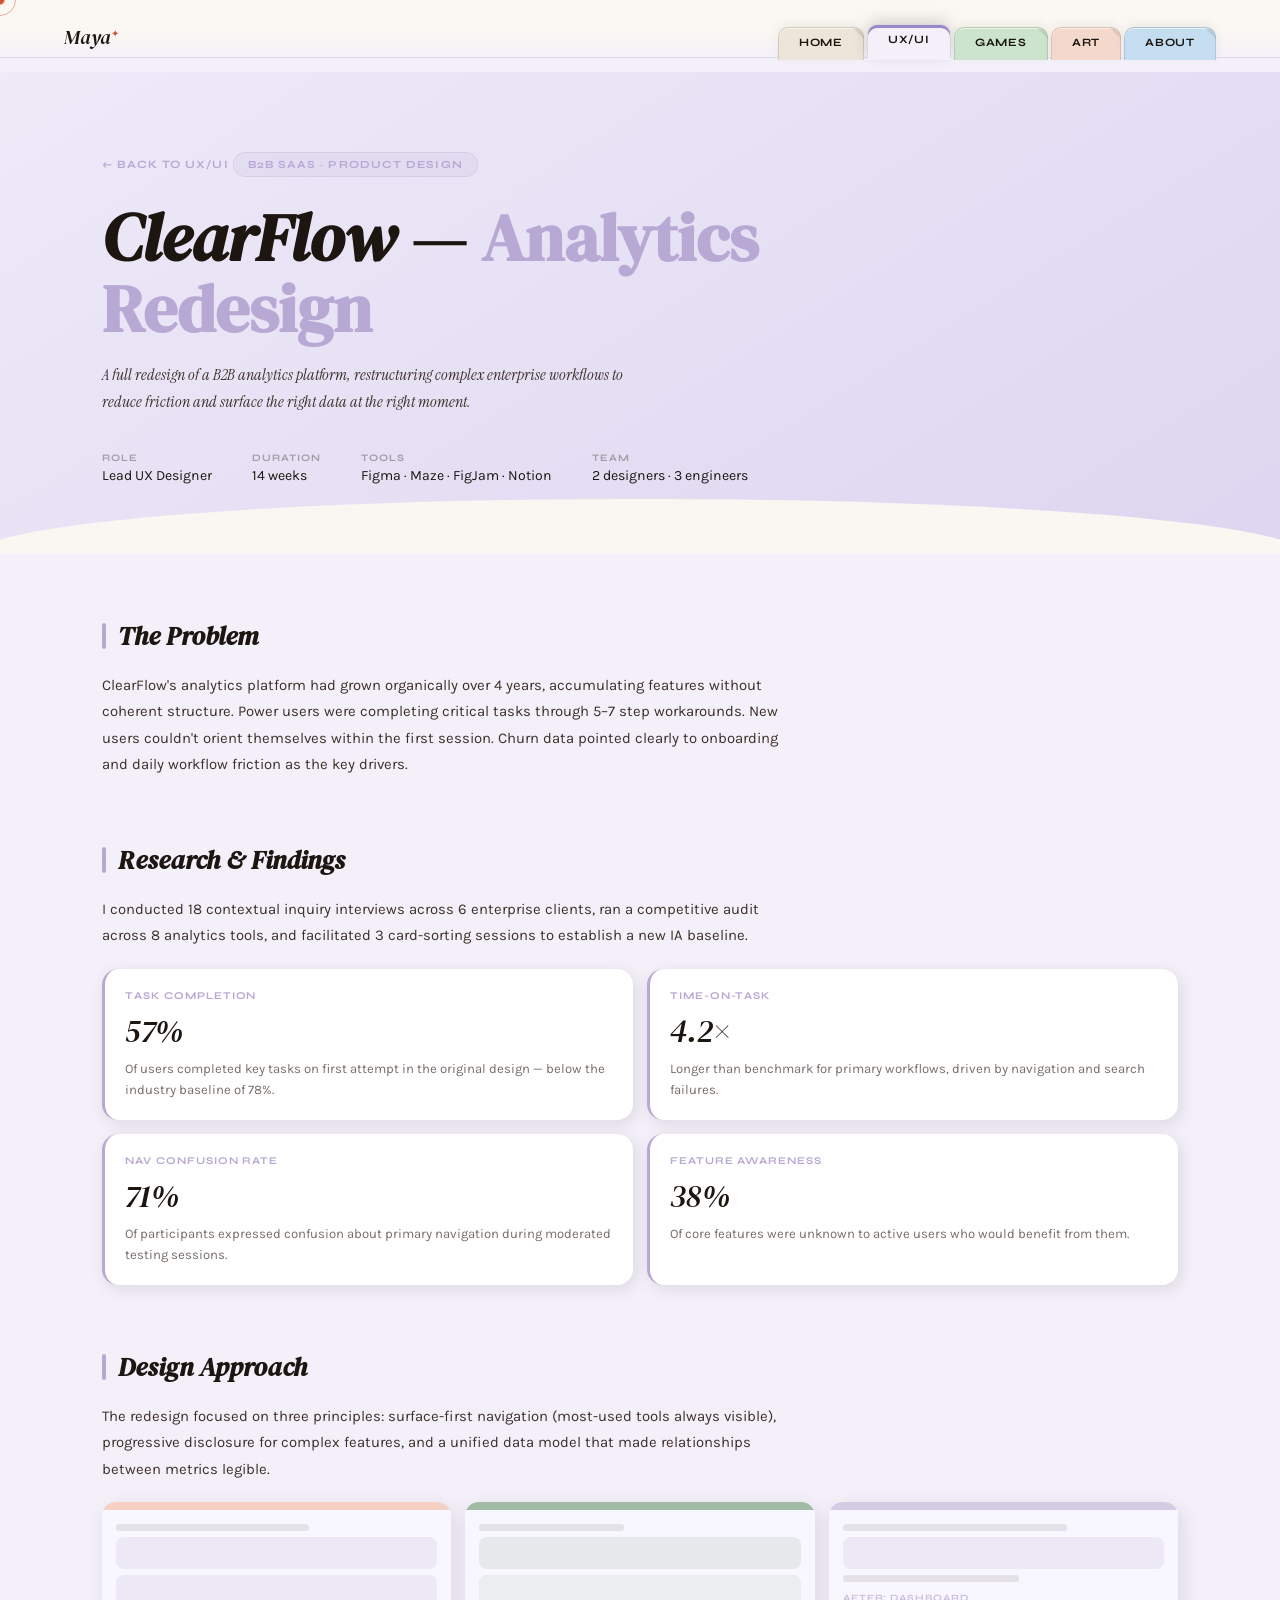
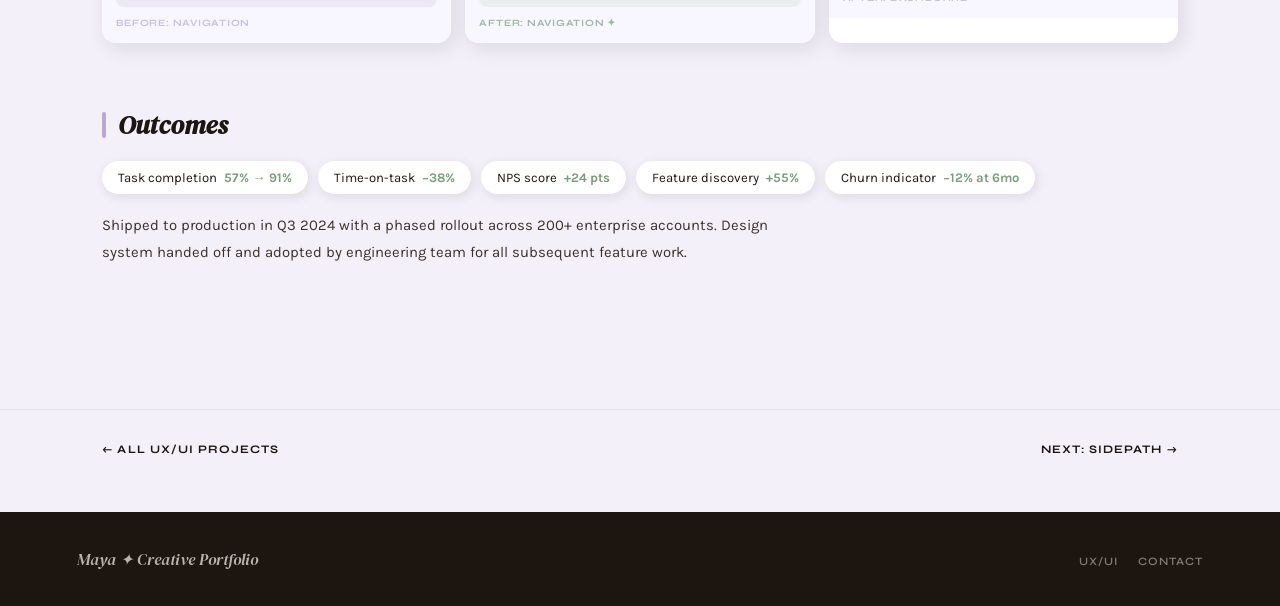
<file: oldcode.html>
<!DOCTYPE html>
<html lang="en">
<head>
<meta charset="UTF-8">
<meta name="viewport" content="width=device-width, initial-scale=1.0">
<title>ClearFlow — Maya</title>
<link rel="stylesheet" href="shared.css">
<style>
body { background: var(--paper); }
.case-hero { background: linear-gradient(148deg,#eeeaf8 0%,#dcd6f0 100%); padding:80px 8vw 70px; position:relative; overflow:hidden; }
.case-hero::after { content:''; position:absolute; bottom:-1px;left:0;right:0;height:56px;background:var(--paper);clip-path:ellipse(52% 100% at 50% 100%); }
.back-link { display:inline-flex;align-items:center;gap:6px;font-family:var(--f-ui);font-size:.7rem;font-weight:700;letter-spacing:.09em;text-transform:uppercase;color:var(--lavender);text-decoration:none;margin-bottom:32px;transition:gap .2s; }
.back-link:hover{gap:10px;}
.case-tag { display:inline-flex;align-items:center;gap:6px;font-family:var(--f-ui);font-size:.68rem;font-weight:700;letter-spacing:.1em;text-transform:uppercase;color:var(--lavender);background:rgba(184,168,212,.14);border:1px solid rgba(184,168,212,.3);padding:5px 14px;border-radius:22px;margin-bottom:20px; }
.case-hero h1 { font-family:var(--f-display);font-style:italic;font-size:clamp(2.4rem,5.5vw,4.2rem);line-height:1.05;color:var(--ink);max-width:680px;margin-bottom:18px; }
.case-hero h1 em { color:var(--lavender);font-style:normal; }
.case-hero-desc { font-family:var(--f-heading);font-style:italic;font-size:1.02rem;color:var(--ink2);max-width:540px;line-height:1.65;opacity:.72;margin-bottom:36px; }
.case-meta { display:flex;gap:40px;flex-wrap:wrap; }
.case-meta-item { display:flex;flex-direction:column;gap:3px; }
.cm-label { font-family:var(--f-ui);font-size:.62rem;font-weight:700;letter-spacing:.1em;text-transform:uppercase;color:var(--ink2);opacity:.38; }
.cm-val { font-size:.88rem;color:var(--ink); }
/* body */
.case-body { padding:64px 8vw 80px; }
.case-section { margin-bottom:64px; }
.cs-heading { font-family:var(--f-display);font-style:italic;font-size:1.6rem;color:var(--ink);margin-bottom:18px;display:flex;align-items:center;gap:12px; }
.cs-heading::before { content:'';display:block;width:4px;height:26px;background:var(--lavender);border-radius:2px;flex-shrink:0; }
.cs-body { font-size:.93rem;line-height:1.78;color:var(--ink2);max-width:680px; }
/* findings */
.findings-grid { display:grid;grid-template-columns:1fr 1fr;gap:14px;margin:20px 0; }
.finding-card { background:white;border-radius:16px;padding:20px;box-shadow:3px 4px 16px var(--shadow);border-left:3px solid var(--lavender); }
.fc-num { font-family:var(--f-display);font-style:italic;font-size:2rem;color:var(--ink);margin-bottom:5px; }
.fc-label { font-family:var(--f-ui);font-size:.65rem;font-weight:700;letter-spacing:.09em;text-transform:uppercase;color:var(--lavender);margin-bottom:7px; }
.fc-desc { font-size:.82rem;line-height:1.6;color:var(--ink2);opacity:.7; }
/* screens row */
.screens-row { display:grid;grid-template-columns:1fr 1fr 1fr;gap:14px;margin:20px 0; }
.screen-block { border-radius:14px;overflow:hidden;box-shadow:4px 6px 20px var(--shadow);background:white; }
.sb-top { height:8px;background:var(--c,var(--lavender));opacity:.4; }
.sb-body { padding:14px;background:#f8f6fe; }
.sb-row { height:7px;background:rgba(28,21,16,.09);border-radius:3px;margin-bottom:6px; }
.sb-card { height:32px;border-radius:8px;background:rgba(184,168,212,.18);margin-bottom:6px; }
.sb-label { font-family:var(--f-ui);font-size:.6rem;font-weight:700;letter-spacing:.08em;text-transform:uppercase;color:var(--lavender);margin-top:10px;opacity:.7; }
/* outcomes */
.outcomes-list { display:flex;flex-wrap:wrap;gap:10px;margin:18px 0; }
.outcome-tag { display:flex;align-items:center;gap:7px;background:white;border-radius:30px;padding:9px 16px;box-shadow:2px 3px 12px var(--shadow);font-size:.82rem;color:var(--ink); }
.ot-val { font-weight:700;color:var(--sage); }
/* nav */
.case-footer-nav { display:flex;justify-content:space-between;align-items:center;padding:32px 8vw 56px;border-top:1px solid rgba(28,21,16,.07); }
.cfn-link { font-family:var(--f-ui);font-size:.72rem;font-weight:700;letter-spacing:.09em;text-transform:uppercase;color:var(--ink);text-decoration:none;display:flex;align-items:center;gap:6px;transition:gap .2s; }
.cfn-link:hover{gap:10px;}
@media(max-width:700px){.findings-grid,.screens-row{grid-template-columns:1fr}.case-hero,.case-body{padding-left:6vw;padding-right:6vw;}}
</style>
</head>
<body class="page-uxui">
<div id="cur"></div>
<div id="cur-ring"></div>
<div id="transition-overlay"></div>
<nav class="site-nav">
  <a href="index.html" class="nav-wordmark">Maya<sup>✦</sup></a>
  <ul class="nav-links">
    <li><a href="index.html">Home</a></li>
    <li><a href="uxui.html" class="active">UX/UI</a></li>
    <li><a href="games.html">Games</a></li>
    <li><a href="art.html">Art</a></li>
    <li><a href="about.html">About</a></li>
  </ul>
</nav>
<main class="page-wrap">
  <section class="case-hero">
    <a href="uxui.html" class="back-link reveal">← Back to UX/UI</a>
    <div class="case-tag reveal">B2B SaaS · Product Design</div>
    <h1 class="reveal reveal-delay-1">ClearFlow — <em>Analytics Redesign</em></h1>
    <p class="case-hero-desc reveal reveal-delay-2">A full redesign of a B2B analytics platform, restructuring complex enterprise workflows to reduce friction and surface the right data at the right moment.</p>
    <div class="case-meta reveal reveal-delay-3">
      <div class="case-meta-item"><span class="cm-label">Role</span><span class="cm-val">Lead UX Designer</span></div>
      <div class="case-meta-item"><span class="cm-label">Duration</span><span class="cm-val">14 weeks</span></div>
      <div class="case-meta-item"><span class="cm-label">Tools</span><span class="cm-val">Figma · Maze · FigJam · Notion</span></div>
      <div class="case-meta-item"><span class="cm-label">Team</span><span class="cm-val">2 designers · 3 engineers</span></div>
    </div>
  </section>
  <div class="case-body">
    <div class="case-section reveal">
      <h2 class="cs-heading">The Problem</h2>
      <p class="cs-body">ClearFlow's analytics platform had grown organically over 4 years, accumulating features without coherent structure. Power users were completing critical tasks through 5–7 step workarounds. New users couldn't orient themselves within the first session. Churn data pointed clearly to onboarding and daily workflow friction as the key drivers.</p>
    </div>
    <div class="case-section reveal">
      <h2 class="cs-heading">Research & Findings</h2>
      <p class="cs-body">I conducted 18 contextual inquiry interviews across 6 enterprise clients, ran a competitive audit across 8 analytics tools, and facilitated 3 card-sorting sessions to establish a new IA baseline.</p>
      <div class="findings-grid">
        <div class="finding-card"><div class="fc-label">Task completion</div><div class="fc-num">57%</div><div class="fc-desc">Of users completed key tasks on first attempt in the original design — below the industry baseline of 78%.</div></div>
        <div class="finding-card"><div class="fc-label">Time-on-task</div><div class="fc-num">4.2×</div><div class="fc-desc">Longer than benchmark for primary workflows, driven by navigation and search failures.</div></div>
        <div class="finding-card"><div class="fc-label">Nav confusion rate</div><div class="fc-num">71%</div><div class="fc-desc">Of participants expressed confusion about primary navigation during moderated testing sessions.</div></div>
        <div class="finding-card"><div class="fc-label">Feature awareness</div><div class="fc-num">38%</div><div class="fc-desc">Of core features were unknown to active users who would benefit from them.</div></div>
      </div>
    </div>
    <div class="case-section reveal">
      <h2 class="cs-heading">Design Approach</h2>
      <p class="cs-body">The redesign focused on three principles: surface-first navigation (most-used tools always visible), progressive disclosure for complex features, and a unified data model that made relationships between metrics legible.</p>
      <div class="screens-row">
        <div class="screen-block"><div class="sb-top" style="--c:var(--rose)"></div><div class="sb-body"><div class="sb-row" style="width:60%"></div><div class="sb-card"></div><div class="sb-card"></div><div class="sb-label">Before: Navigation</div></div></div>
        <div class="screen-block"><div class="sb-top" style="--c:var(--sage);opacity:.7"></div><div class="sb-body"><div class="sb-row" style="width:45%"></div><div class="sb-card" style="background:rgba(122,158,126,.15)"></div><div class="sb-card" style="background:rgba(122,158,126,.1)"></div><div class="sb-label" style="color:var(--sage)">After: Navigation ✦</div></div></div>
        <div class="screen-block"><div class="sb-top" style="--c:var(--lavender);opacity:.6"></div><div class="sb-body"><div class="sb-row" style="width:70%"></div><div class="sb-card"></div><div class="sb-row" style="width:55%"></div><div class="sb-label">After: Dashboard</div></div></div>
      </div>
    </div>
    <div class="case-section reveal">
      <h2 class="cs-heading">Outcomes</h2>
      <div class="outcomes-list">
        <div class="outcome-tag">Task completion <span class="ot-val">57% → 91%</span></div>
        <div class="outcome-tag">Time-on-task <span class="ot-val">−38%</span></div>
        <div class="outcome-tag">NPS score <span class="ot-val">+24 pts</span></div>
        <div class="outcome-tag">Feature discovery <span class="ot-val">+55%</span></div>
        <div class="outcome-tag">Churn indicator <span class="ot-val">−12% at 6mo</span></div>
      </div>
      <p class="cs-body" style="margin-top:16px">Shipped to production in Q3 2024 with a phased rollout across 200+ enterprise accounts. Design system handed off and adopted by engineering team for all subsequent feature work.</p>
    </div>
  </div>
  <div class="case-footer-nav reveal">
    <a href="uxui.html" class="cfn-link">← All UX/UI Projects</a>
    <a href="project-sidepath.html" class="cfn-link">Next: Sidepath →</a>
  </div>
</main>
<footer class="site-footer">
  <div class="footer-mark">Maya ✦ Creative Portfolio</div>
  <ul class="footer-links"><li><a href="uxui.html">UX/UI</a></li><li><a href="about.html">Contact</a></li></ul>
</footer>
<script src="nav.js"></script>
</body>
</html>
</file>
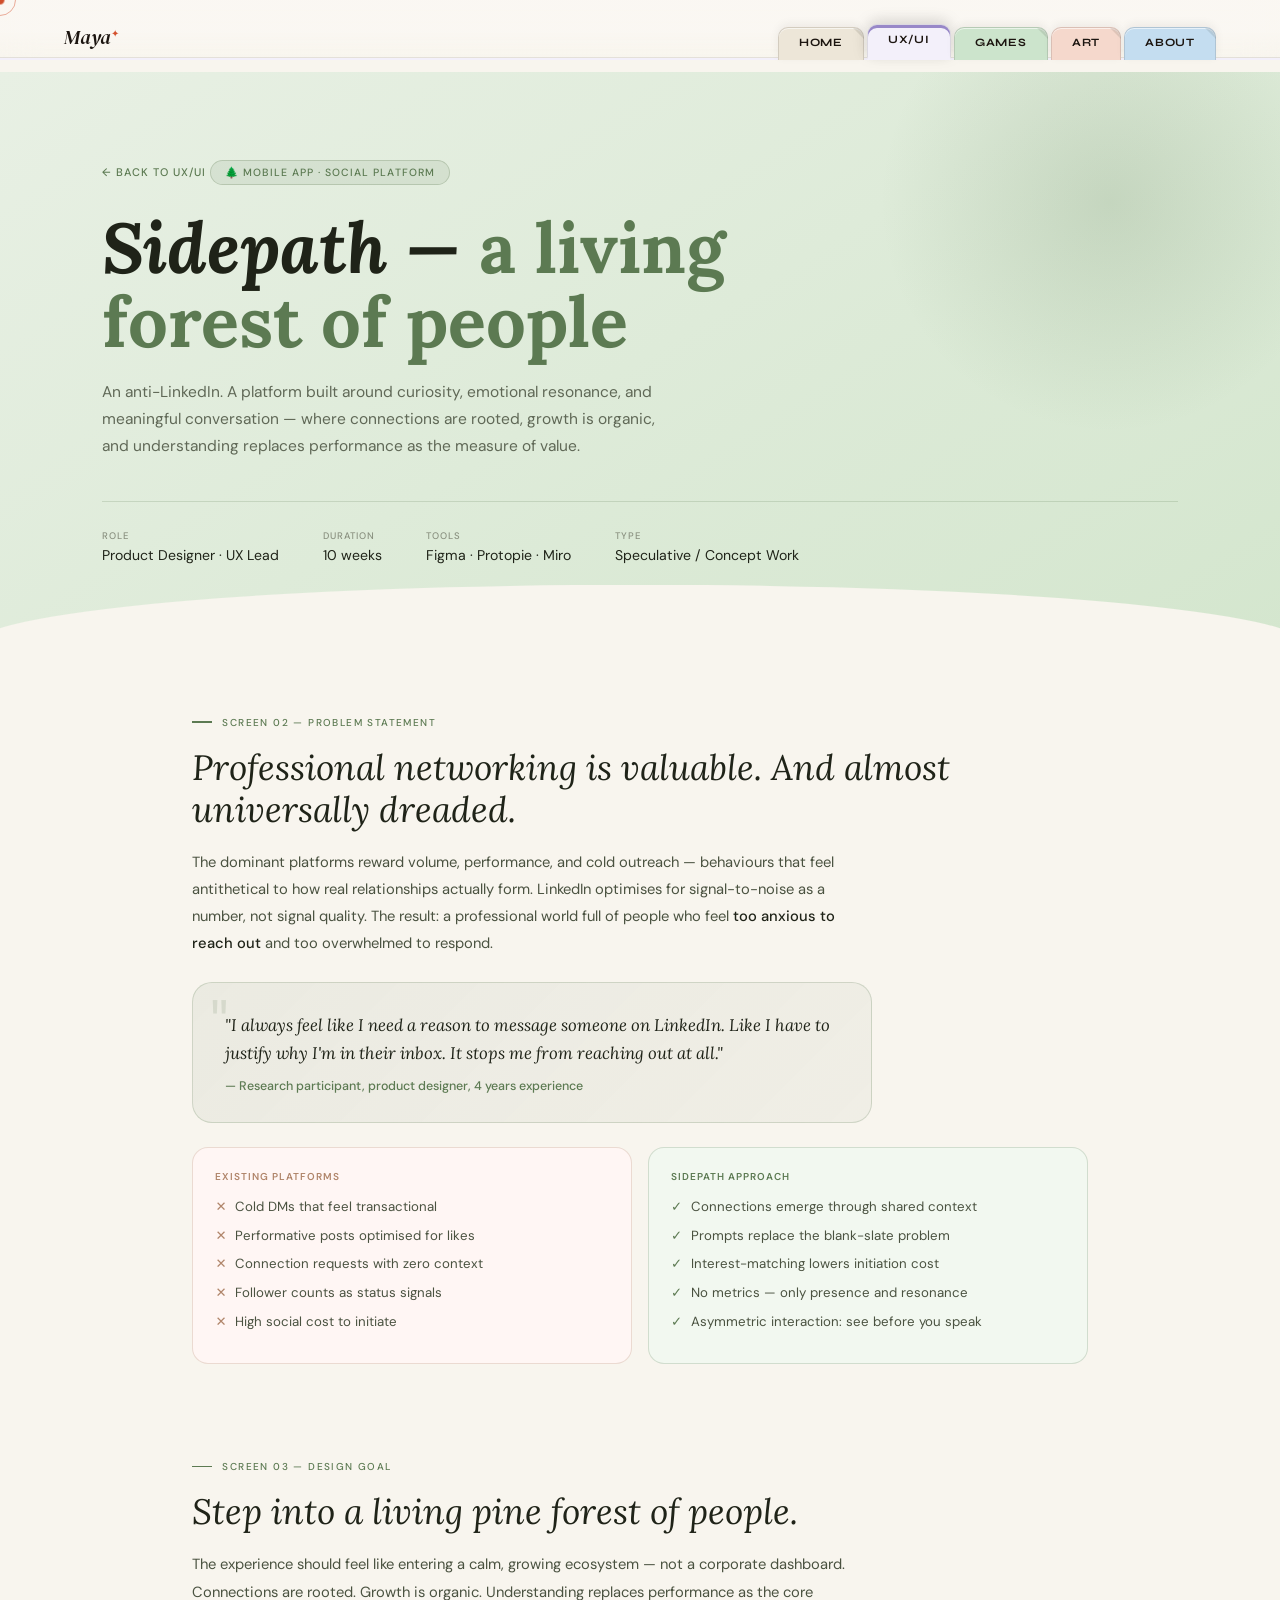
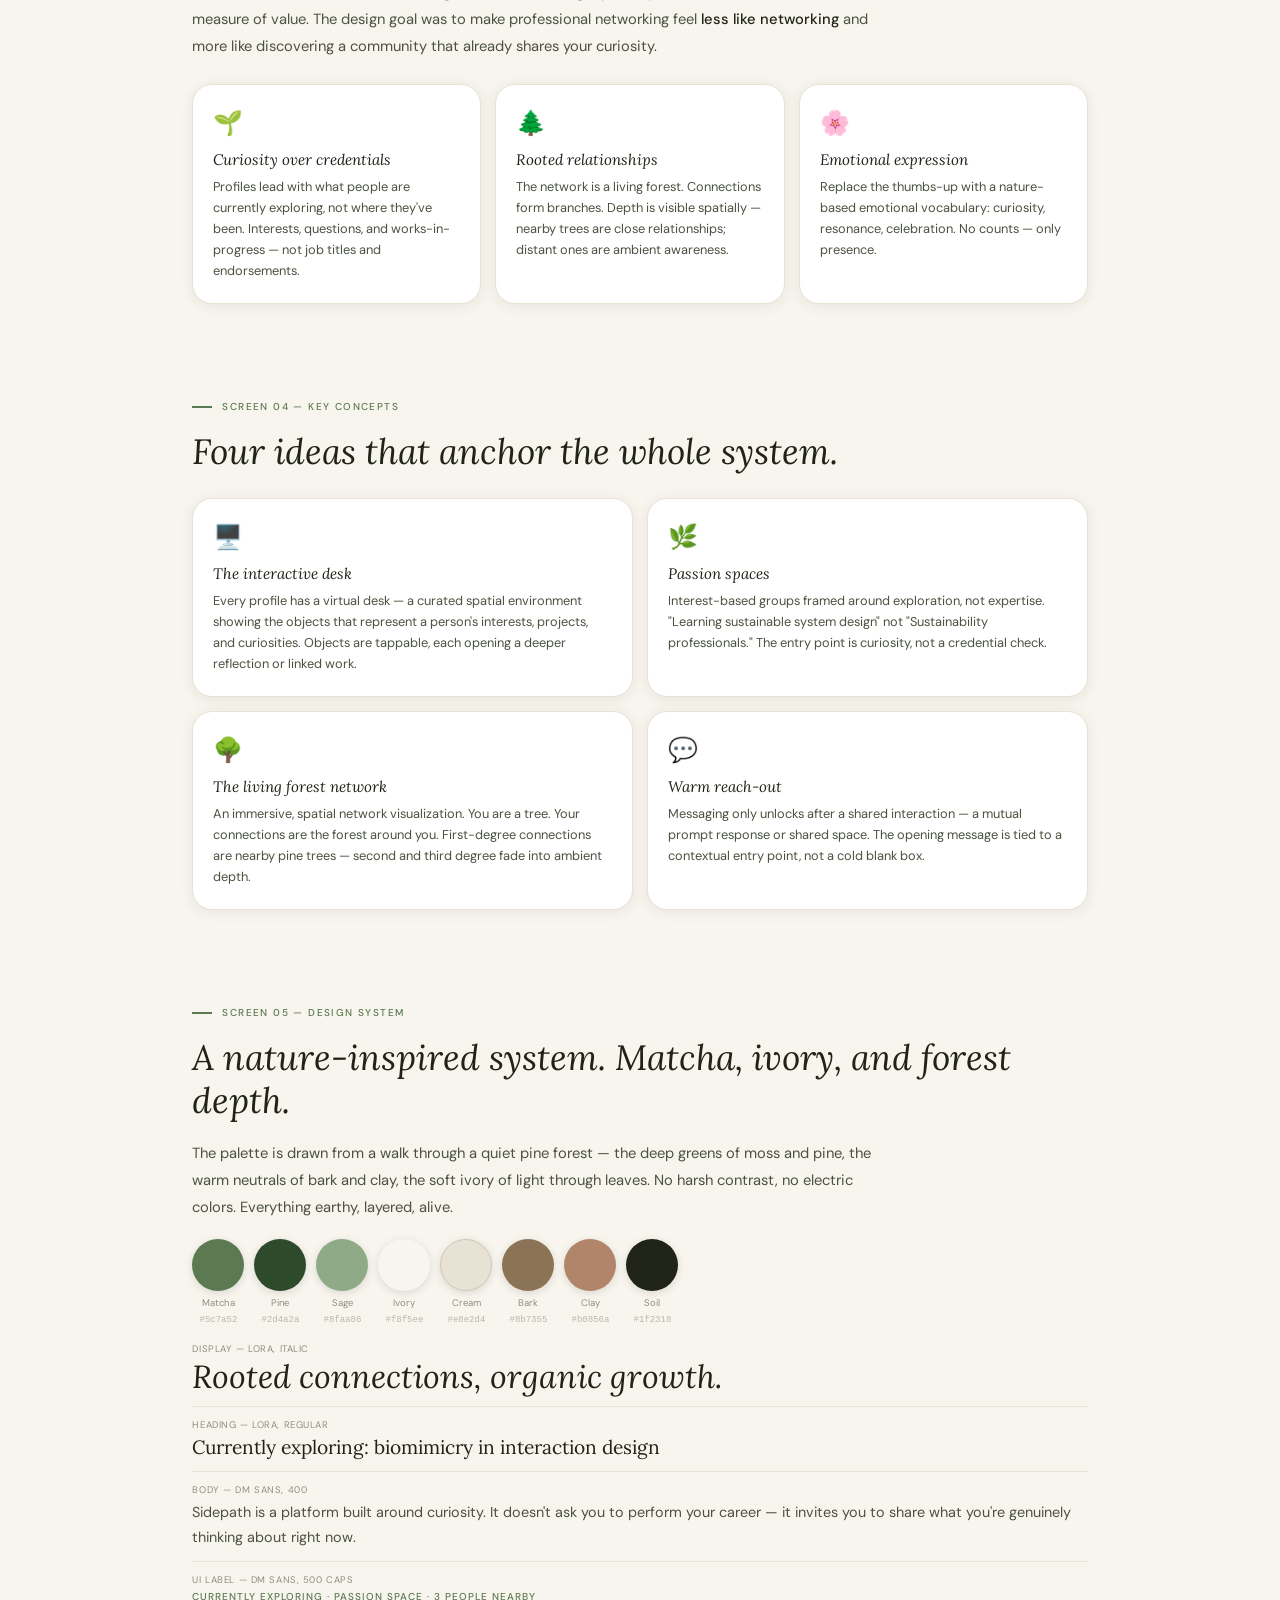
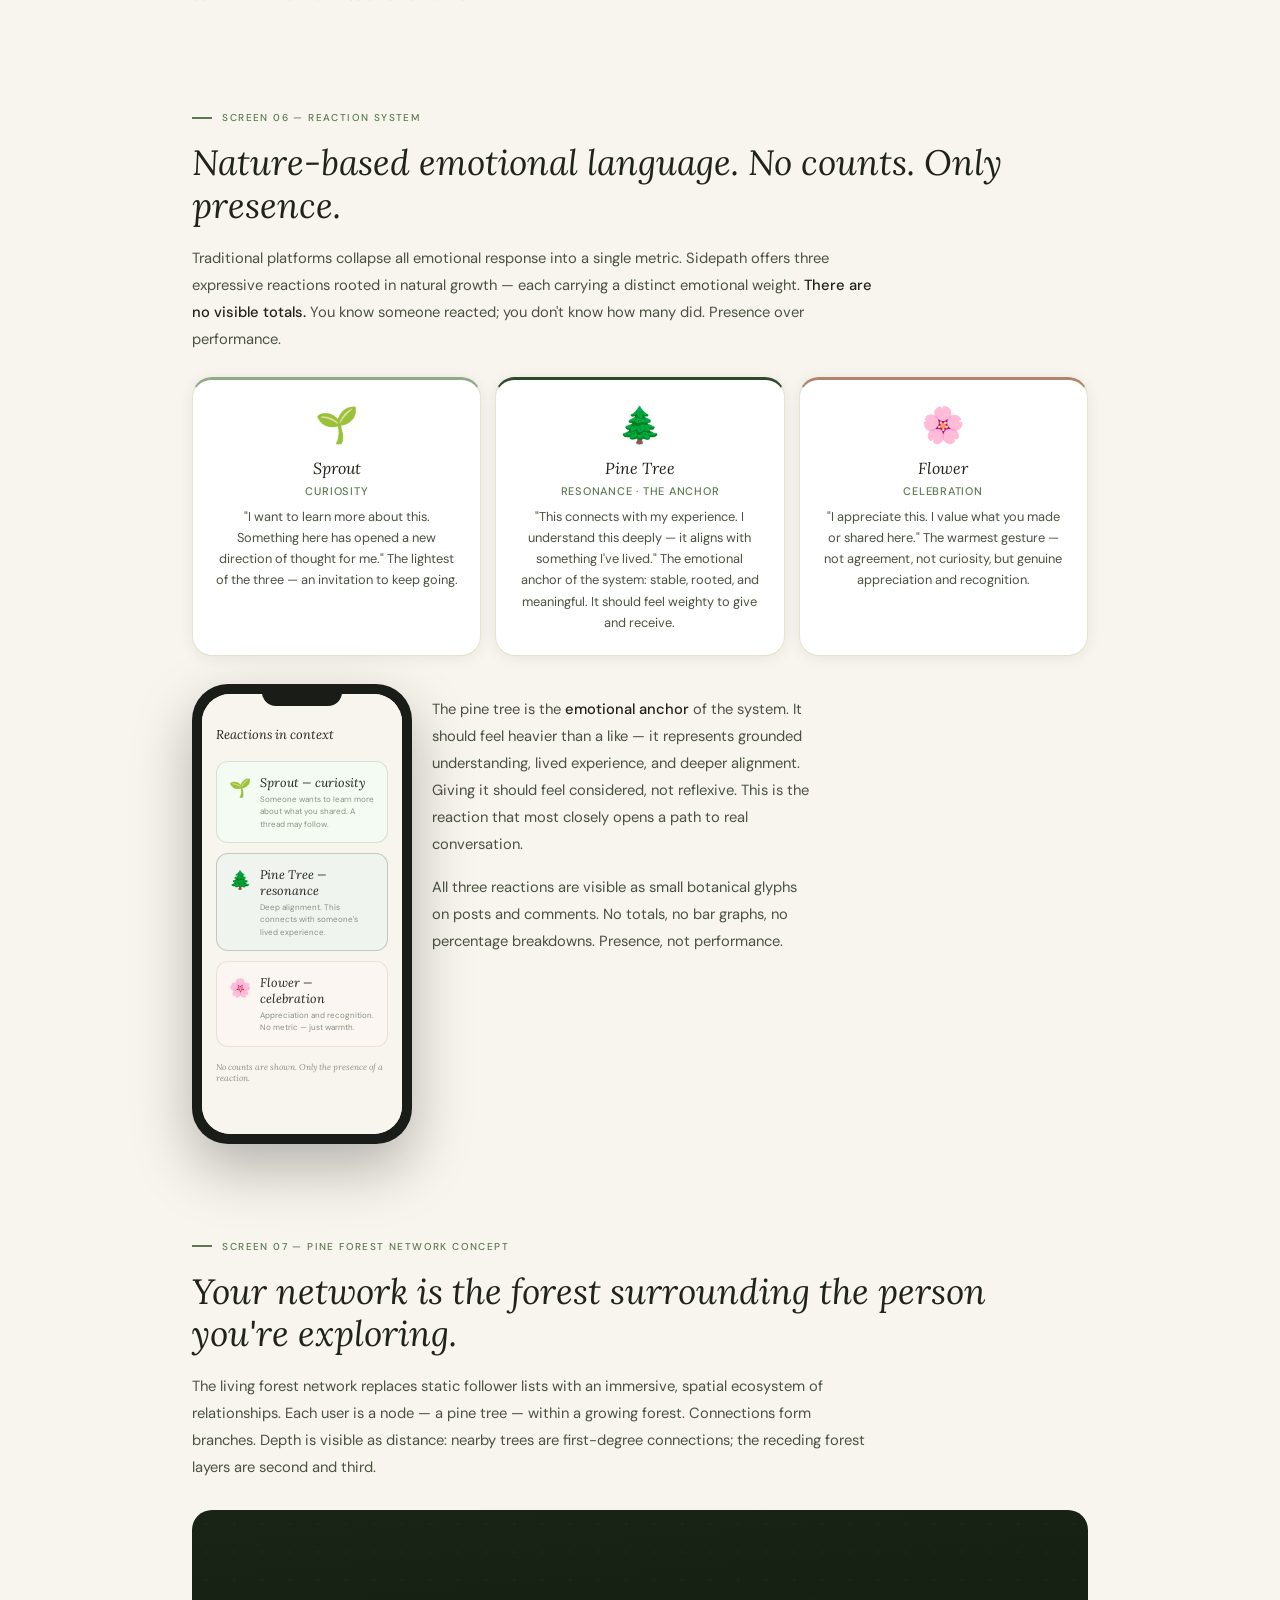
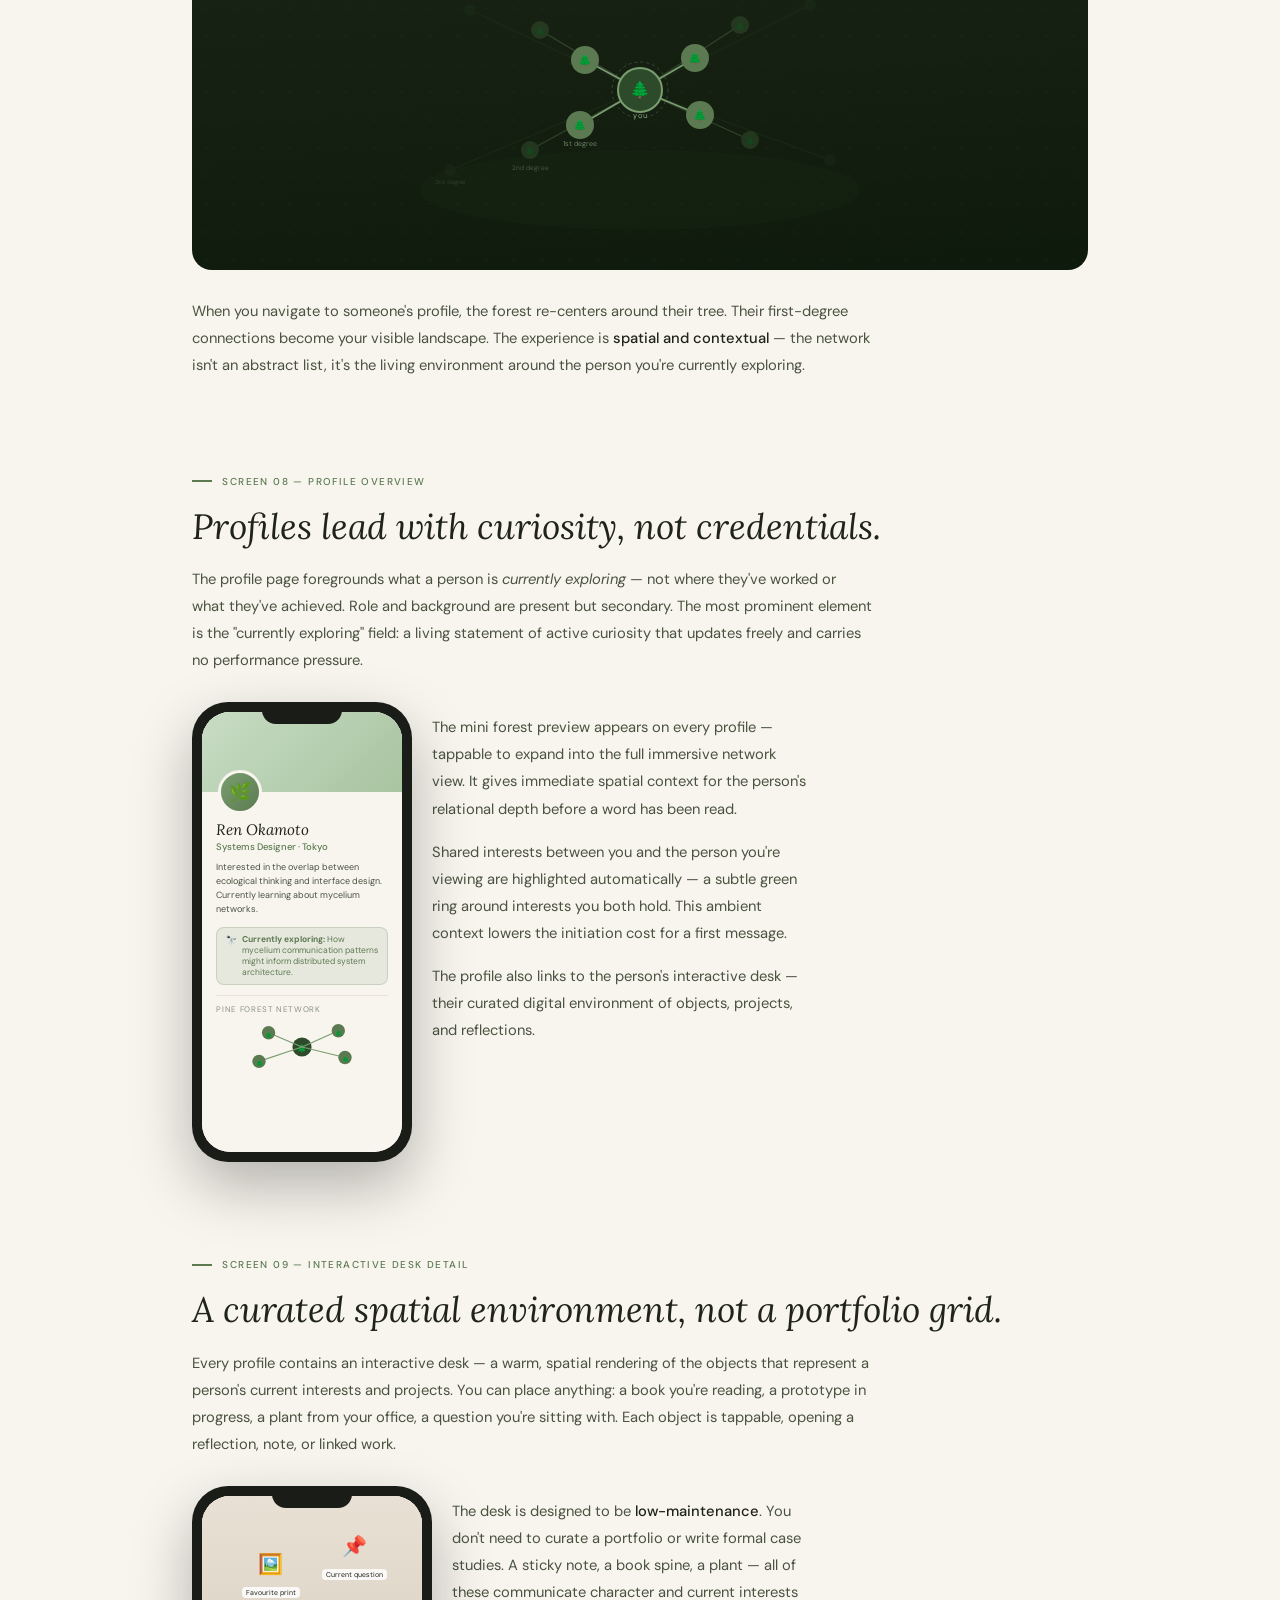
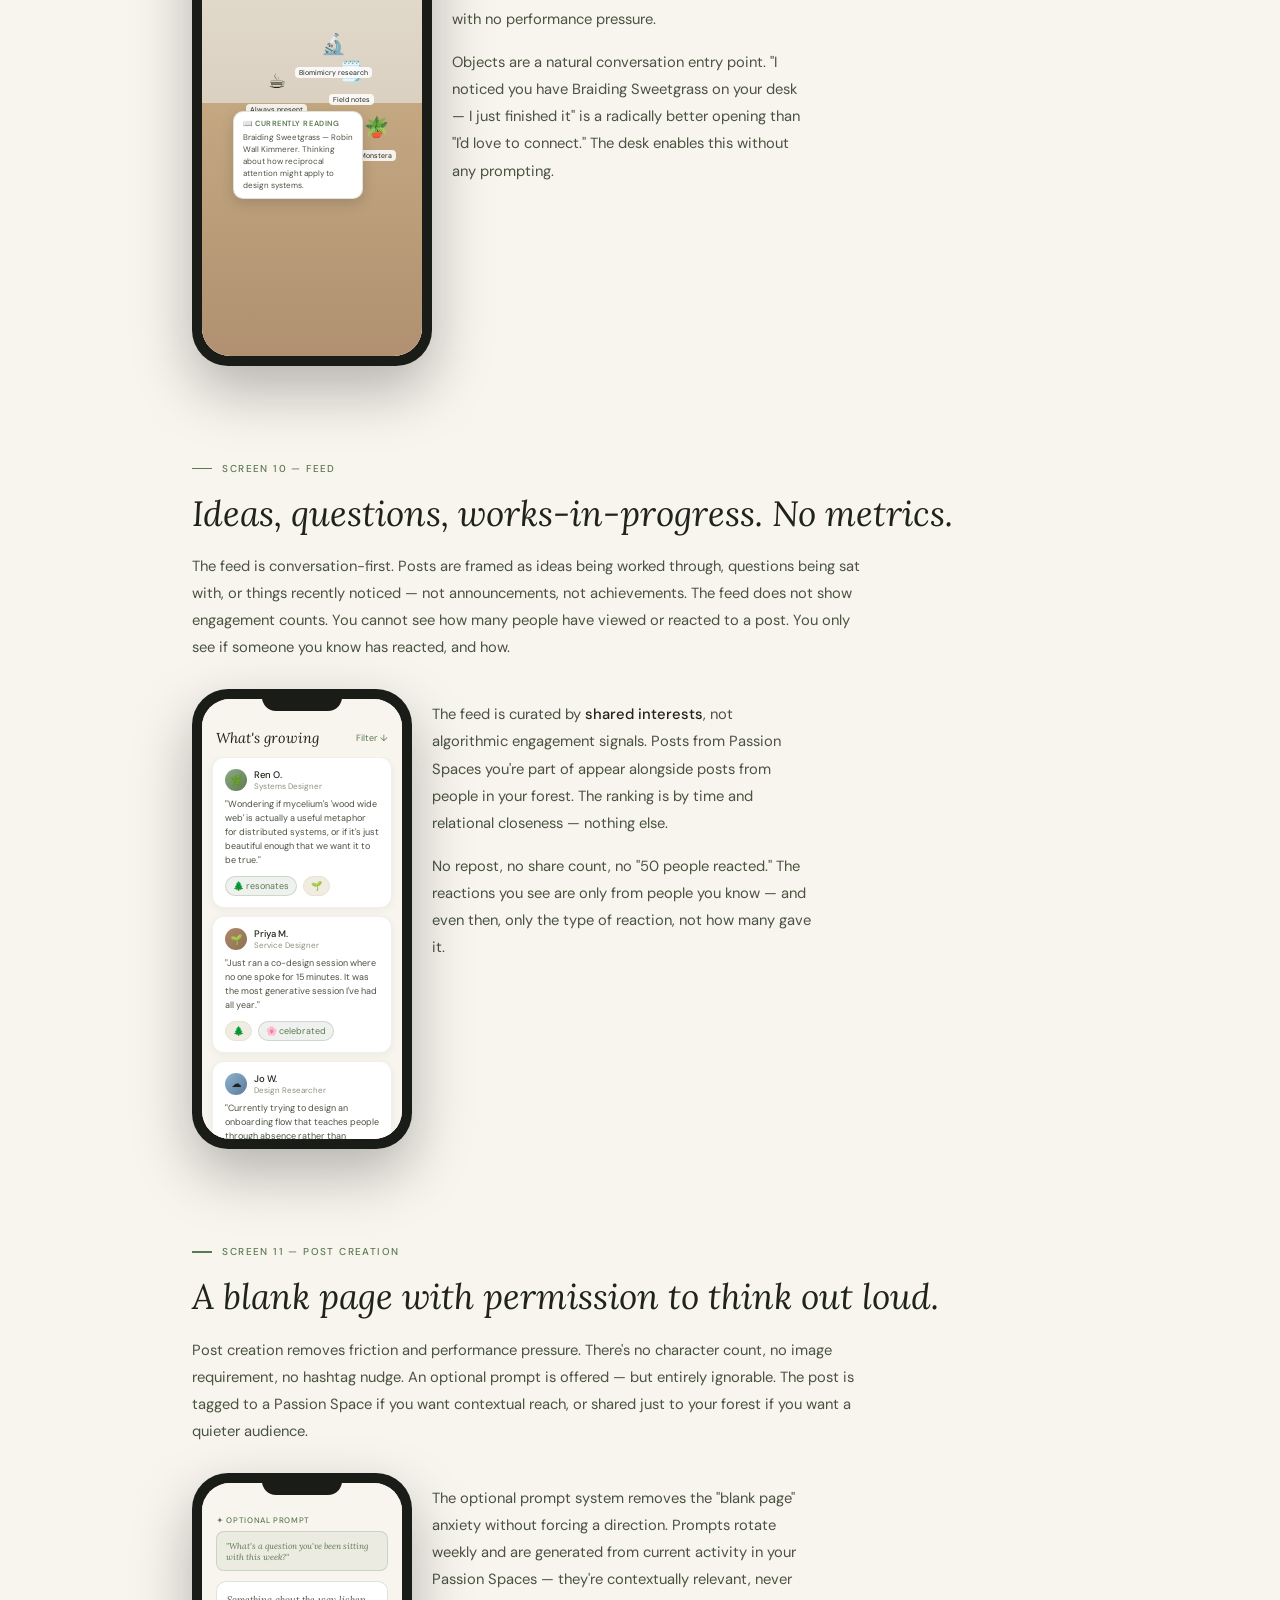
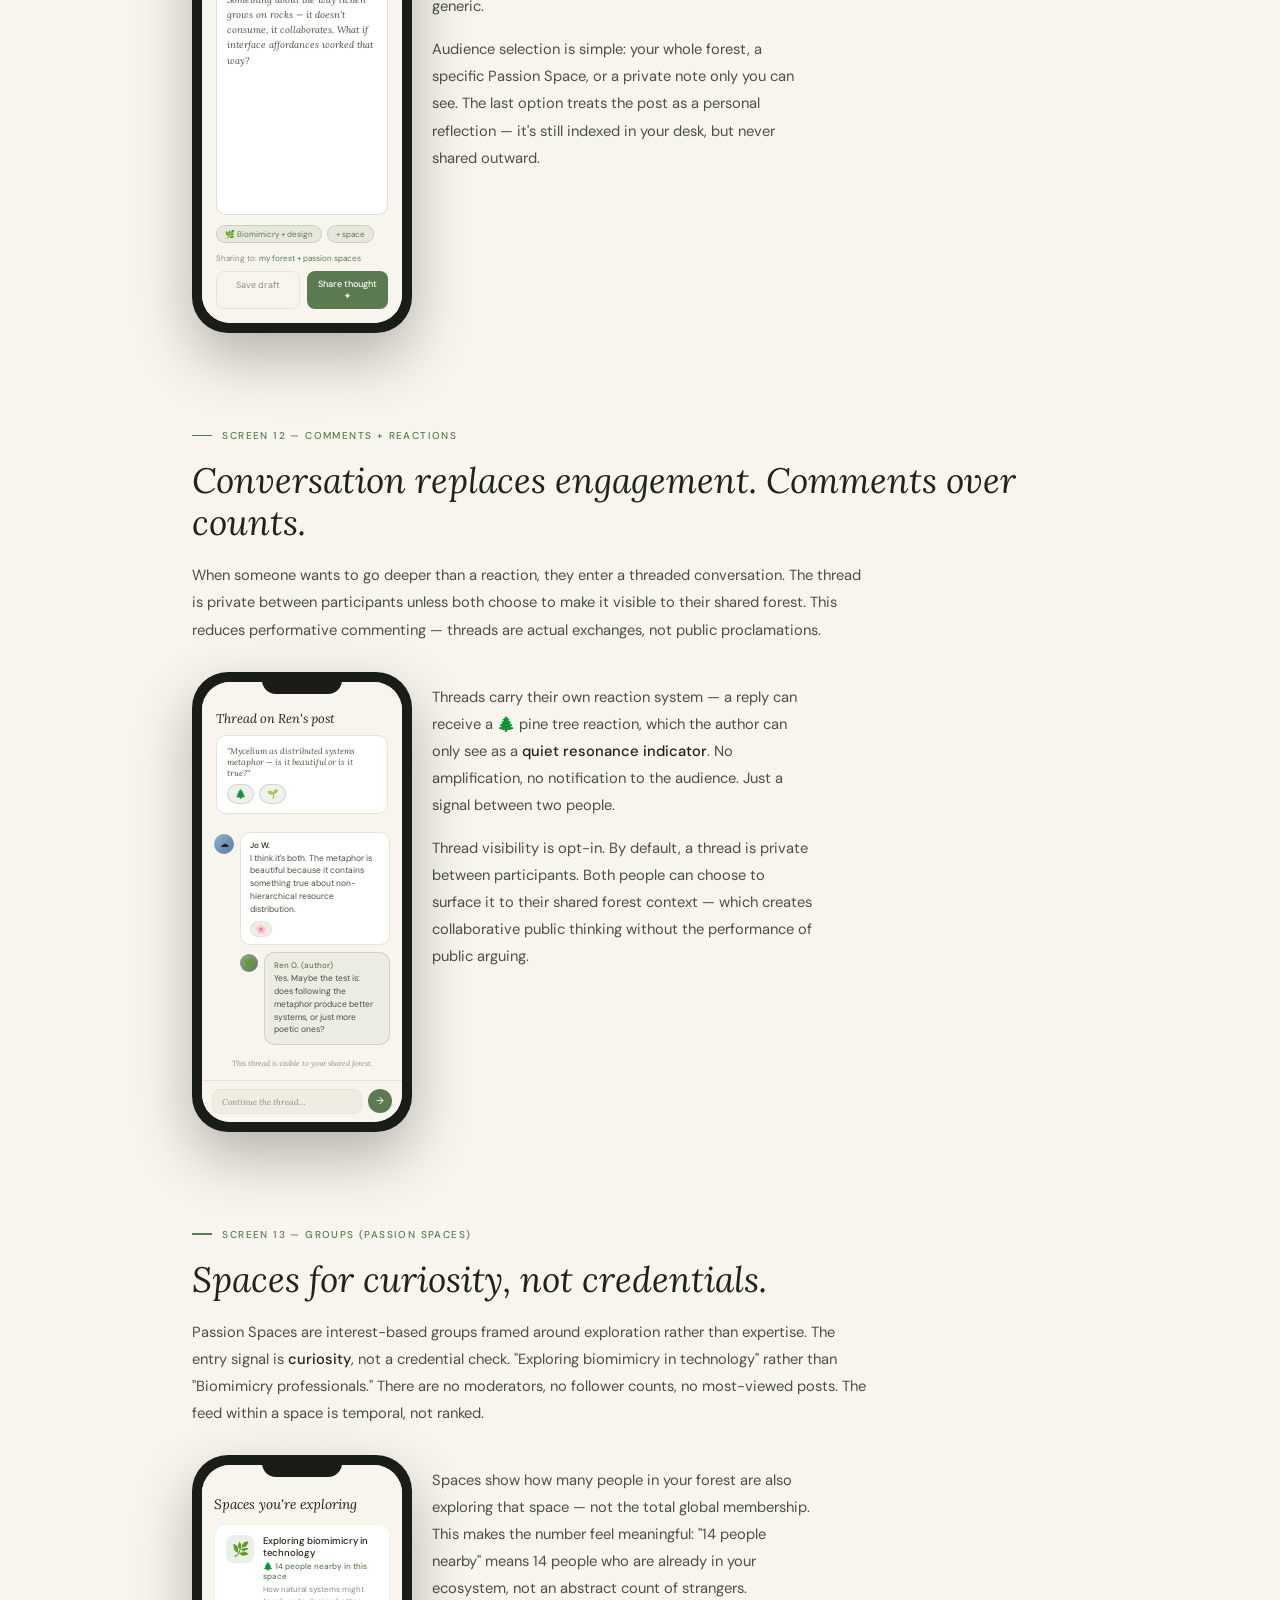
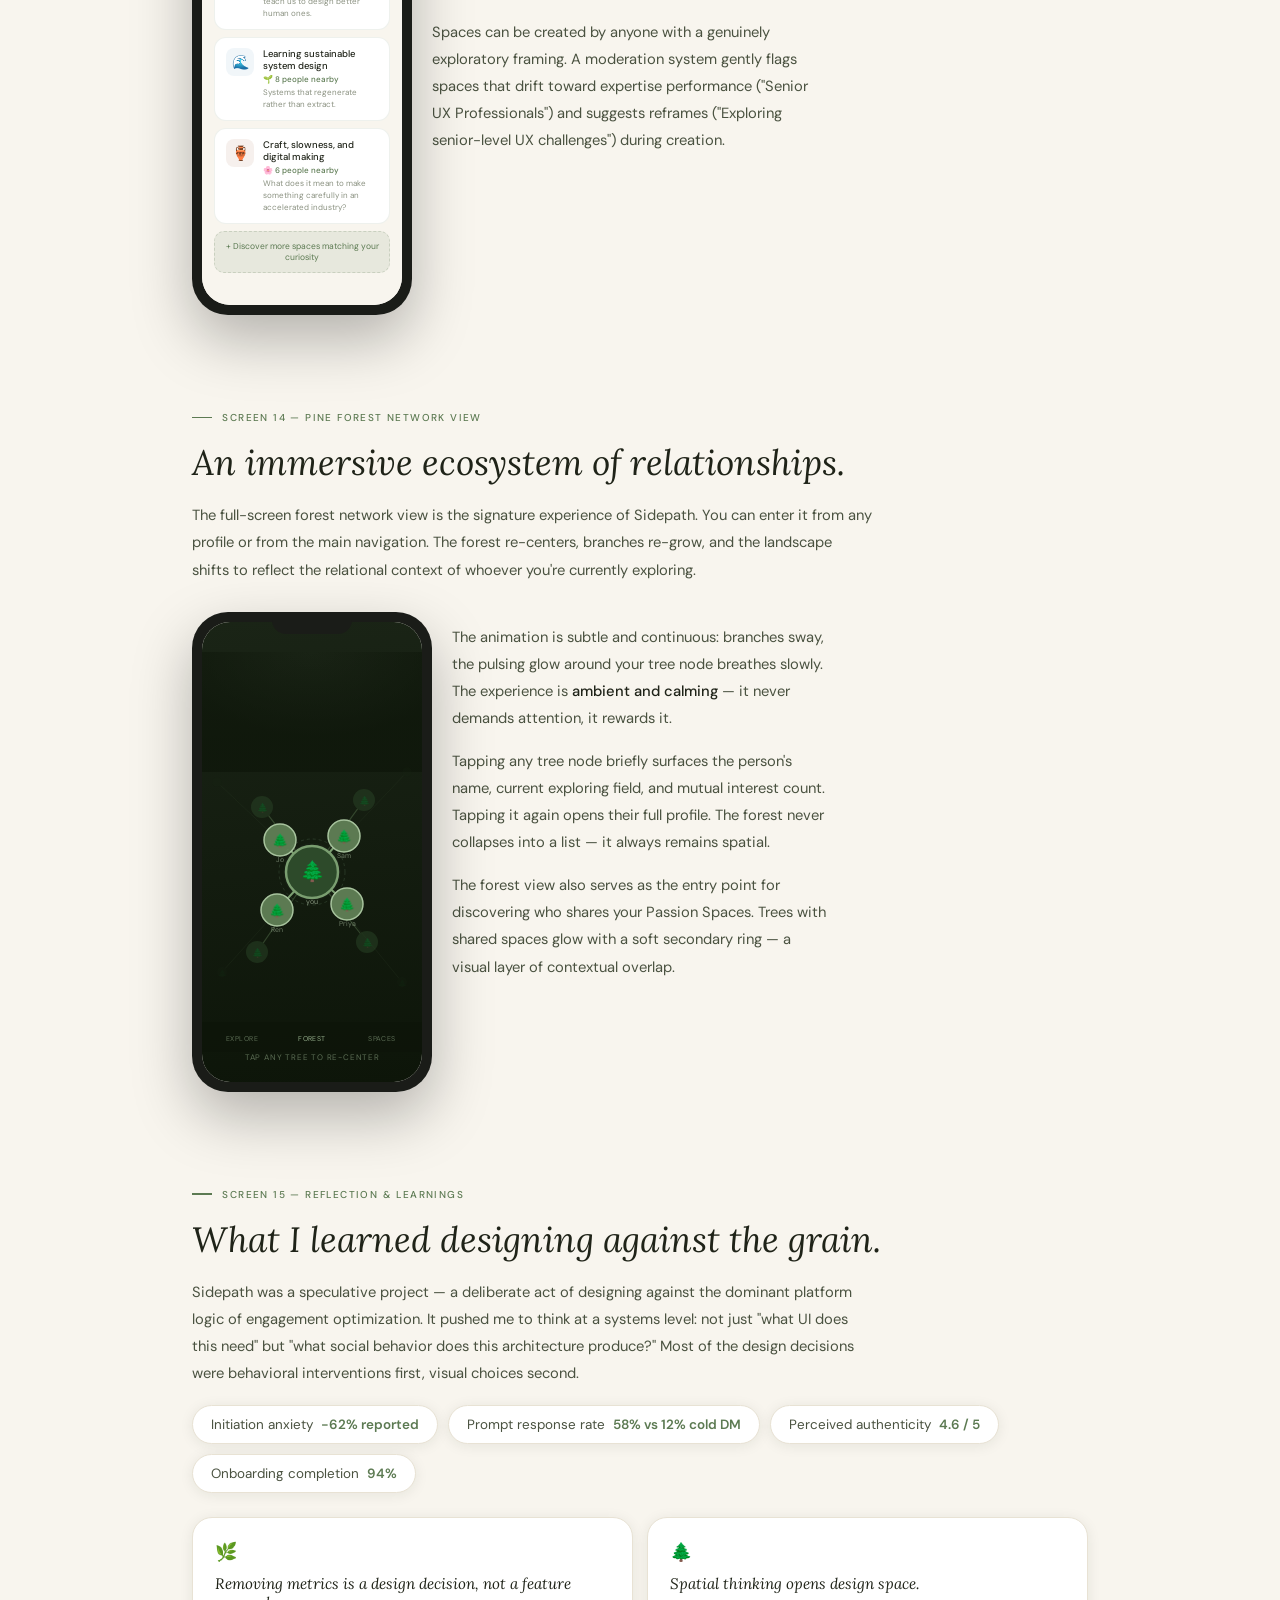
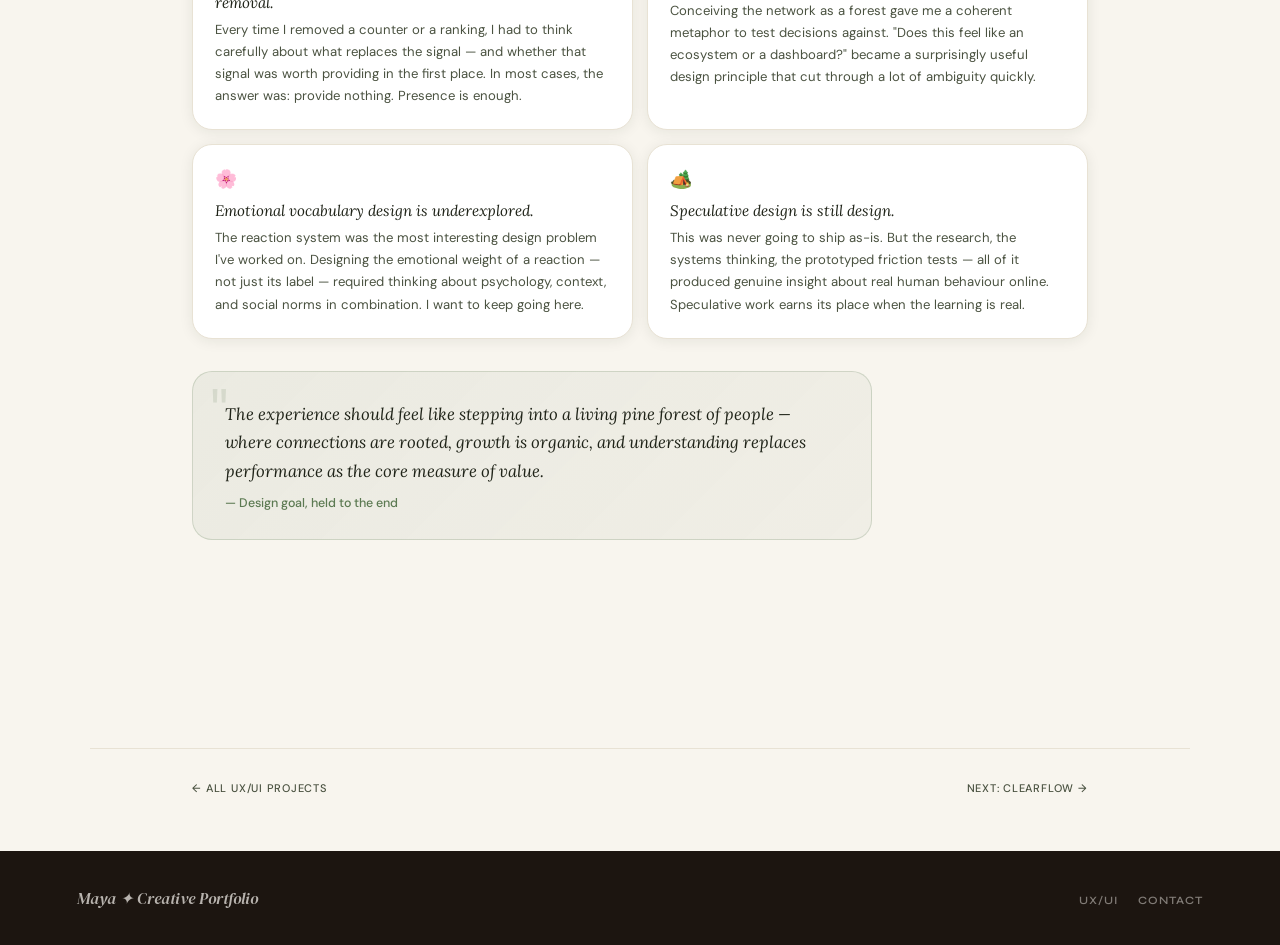
<file: project-sidepath.html>
<!DOCTYPE html>
<html lang="en">
<head>
<meta charset="UTF-8">
<meta name="viewport" content="width=device-width, initial-scale=1.0">
<title>Sidepath — Maya</title>
<link rel="stylesheet" href="shared.css">
<link rel="preconnect" href="https://fonts.googleapis.com">
<link rel="preconnect" href="https://fonts.gstatic.com" crossorigin>
<link href="https://fonts.googleapis.com/css2?family=Lora:ital,wght@0,400;0,500;1,400;1,500&family=DM+Sans:wght@300;400;500&display=swap" rel="stylesheet">

<style>
/* ─── PAGE TOKENS ─────────────────────────────────── */
:root {
  --sp-matcha:      #5c7a52;
  --sp-matcha-mid:  #7a9e70;
  --sp-matcha-lt:   #a8c49e;
  --sp-matcha-dim:  rgba(92,122,82,.1);
  --sp-matcha-bd:   rgba(92,122,82,.22);
  --sp-moss:        #3d5c35;
  --sp-sage:        #8faa86;
  --sp-ivory:       #f8f5ee;
  --sp-ivory2:      #f0ece2;
  --sp-cream:       #e8e2d4;
  --sp-bark:        #8b7355;
  --sp-clay:        #b0856a;
  --sp-soil:        #4a3728;
  --sp-ink:         #1f2318;
  --sp-ink2:        #4a5240;
  --sp-ink3:        #8a9180;
  --sp-pine:        #2d4a2a;
  --sp-white:       #ffffff;
  --sp-shadow:      0 2px 14px rgba(31,35,24,.08);
  --sp-shadow-md:   0 6px 32px rgba(31,35,24,.12);
  --f-sp:           'Lora', Georgia, serif;
  --f-sp-body:      'DM Sans', system-ui, sans-serif;
  --r-sp:           12px;
  --r-sp-lg:        20px;
}

body { background: #f8f5ee !important; font-family: var(--f-sp-body); color: var(--sp-ink); }

/* ─── HERO ────────────────────────────────────────── */
.sp-hero {
  padding: 88px 8vw 80px;
  background: linear-gradient(148deg, #e8f0e4 0%, #d4e6ce 100%);
  position: relative;
  overflow: hidden;
  border-bottom: none;
}
.sp-hero::before {
  content: '';
  position: absolute;
  top: -120px; right: -80px;
  width: 500px; height: 500px;
  border-radius: 50%;
  background: radial-gradient(circle, rgba(92,122,82,.18) 0%, transparent 65%);
  pointer-events: none;
}
.sp-hero::after {
  content: '';
  position: absolute;
  bottom: -1px; left: 0; right: 0;
  height: 60px;
  background: var(--sp-ivory);
  clip-path: ellipse(52% 100% at 50% 100%);
}
.sp-back {
  display: inline-flex;
  align-items: center;
  gap: 6px;
  font-size: 11px;
  font-weight: 500;
  letter-spacing: .09em;
  text-transform: uppercase;
  color: var(--sp-matcha);
  text-decoration: none;
  margin-bottom: 32px;
  transition: gap .2s;
}
.sp-back:hover { gap: 10px; }
.sp-hero-tag {
  display: inline-flex;
  align-items: center;
  gap: 6px;
  font-size: 10.5px;
  font-weight: 500;
  letter-spacing: .1em;
  text-transform: uppercase;
  color: var(--sp-matcha);
  background: rgba(92,122,82,.1);
  border: 1px solid rgba(92,122,82,.25);
  padding: 5px 14px;
  border-radius: 22px;
  margin-bottom: 22px;
}
.sp-hero h1 {
  font-family: var(--f-sp);
  font-style: italic;
  font-size: clamp(2.6rem, 6vw, 4.4rem);
  line-height: 1.05;
  color: var(--sp-ink);
  max-width: 760px;
  margin-bottom: 20px;
}
.sp-hero h1 em { color: var(--sp-matcha); font-style: normal; }
.sp-hero-desc {
  font-size: .97rem;
  color: var(--sp-ink2);
  max-width: 560px;
  line-height: 1.76;
  margin-bottom: 40px;
  opacity: .85;
}
.sp-meta {
  display: flex;
  gap: 44px;
  flex-wrap: wrap;
  border-top: 1px solid rgba(92,122,82,.2);
  padding-top: 28px;
}
.sp-meta-item { display: flex; flex-direction: column; gap: 4px; }
.sp-meta-label {
  font-size: 9.5px;
  font-weight: 500;
  letter-spacing: .1em;
  text-transform: uppercase;
  color: var(--sp-ink3);
}
.sp-meta-val { font-size: .88rem; color: var(--sp-ink); }

/* ─── BODY ────────────────────────────────────────── */
.sp-body { max-width: 1100px; margin: 0 auto; padding: 72px 8vw 112px; }
.sp-section { margin-bottom: 96px; }

.sp-eyebrow {
  display: flex;
  align-items: center;
  gap: 10px;
  margin-bottom: 18px;
}
.sp-eyebrow-line { width: 20px; height: 1.5px; background: var(--sp-matcha); flex-shrink: 0; }
.sp-eyebrow-text {
  font-size: 10px;
  font-weight: 500;
  letter-spacing: .14em;
  text-transform: uppercase;
  color: var(--sp-matcha);
}
.sp-num {
  font-family: var(--f-sp);
  font-style: italic;
  font-size: 3rem;
  color: var(--sp-matcha-lt);
  line-height: 1;
  margin-bottom: 4px;
}
.sp-h {
  font-family: var(--f-sp);
  font-style: italic;
  font-size: clamp(1.6rem, 3vw, 2.2rem);
  font-weight: 400;
  color: var(--sp-ink);
  margin-bottom: 18px;
  line-height: 1.2;
}
.sp-prose {
  font-size: .92rem;
  line-height: 1.84;
  color: var(--sp-ink2);
  max-width: 680px;
  margin-bottom: 16px;
}
.sp-prose strong { color: var(--sp-ink); font-weight: 500; }

.sp-divider {
  height: 1px;
  background: linear-gradient(to right, var(--sp-matcha-bd), transparent);
  margin: 0 0 0 0;
}

/* ─── PHONE MOCKUP SHELL ─────────────────────────── */
.phone-wrap {
  display: flex;
  gap: 20px;
  flex-wrap: wrap;
  margin: 28px 0;
}
.phone {
  width: 220px;
  flex-shrink: 0;
  background: #1a1c18;
  border-radius: 36px;
  padding: 10px;
  box-shadow: 0 24px 60px rgba(0,0,0,.28), 0 0 0 1px rgba(255,255,255,.06);
  position: relative;
}
.phone-inner {
  border-radius: 28px;
  overflow: hidden;
  background: var(--sp-ivory);
  height: 440px;
  position: relative;
}
.phone-notch {
  position: absolute;
  top: 0; left: 50%;
  transform: translateX(-50%);
  width: 80px; height: 22px;
  background: #1a1c18;
  border-radius: 0 0 14px 14px;
  z-index: 10;
}
.phone-screen { height: 100%; overflow: hidden; }

/* caption under phone group */
.phone-caption {
  font-size: .78rem;
  color: var(--sp-ink3);
  font-style: italic;
  margin-top: 10px;
  font-family: var(--f-sp);
}

/* ─── SCREEN: ONBOARDING ─────────────────────────── */
.scr-onboard {
  background: linear-gradient(175deg, #e8f0e4 0%, #d6e8d0 100%);
  height: 100%;
  display: flex;
  flex-direction: column;
  padding: 40px 16px 20px;
}
.scr-onboard-title {
  font-family: var(--f-sp);
  font-style: italic;
  font-size: 1.2rem;
  color: var(--sp-pine);
  margin-bottom: 6px;
  line-height: 1.2;
}
.scr-onboard-sub { font-size: 10px; color: var(--sp-ink2); margin-bottom: 20px; opacity: .7; }
.interest-chip {
  display: inline-flex;
  align-items: center;
  gap: 4px;
  font-size: 9.5px;
  padding: 5px 10px;
  border-radius: 16px;
  border: 1px solid;
  margin: 3px;
  cursor: pointer;
}
.interest-chip.sel {
  background: var(--sp-matcha);
  border-color: var(--sp-matcha);
  color: white;
}
.interest-chip.unsel {
  background: white;
  border-color: rgba(92,122,82,.25);
  color: var(--sp-ink2);
}
.chips-wrap { flex-wrap: wrap; display: flex; margin-bottom: 16px; }
.scr-progress {
  margin-top: auto;
  height: 3px;
  border-radius: 2px;
  background: rgba(92,122,82,.15);
}
.scr-progress-fill {
  height: 100%;
  border-radius: 2px;
  background: var(--sp-matcha);
  width: 33%;
}

/* ─── SCREEN: PROFILE ────────────────────────────── */
.scr-profile {
  background: var(--sp-ivory);
  height: 100%;
  display: flex;
  flex-direction: column;
  overflow: hidden;
}
.profile-header-bg {
  height: 80px;
  background: linear-gradient(135deg, #c8dcc4, #a8c4a0);
  position: relative;
  flex-shrink: 0;
}
.profile-av {
  position: absolute;
  bottom: -22px; left: 16px;
  width: 44px; height: 44px;
  border-radius: 50%;
  background: linear-gradient(135deg, #7a9e70, #5c7a52);
  border: 3px solid var(--sp-ivory);
  display: flex;
  align-items: center;
  justify-content: center;
  font-size: 18px;
}
.profile-body { padding: 28px 14px 12px; flex: 1; overflow: hidden; }
.profile-name { font-family: var(--f-sp); font-style: italic; font-size: .95rem; color: var(--sp-ink); margin-bottom: 2px; }
.profile-role { font-size: 9.5px; color: var(--sp-matcha); font-weight: 500; margin-bottom: 8px; }
.profile-bio { font-size: 9px; color: var(--sp-ink2); line-height: 1.55; margin-bottom: 10px; }
.profile-exploring {
  background: var(--sp-matcha-dim);
  border: 1px solid var(--sp-matcha-bd);
  border-radius: 8px;
  padding: 6px 9px;
  font-size: 8.5px;
  color: var(--sp-matcha);
  margin-bottom: 10px;
  display: flex;
  align-items: flex-start;
  gap: 5px;
}
.profile-tree-preview {
  border-top: 1px solid var(--sp-cream);
  padding-top: 8px;
  font-size: 8px;
  color: var(--sp-ink3);
  text-transform: uppercase;
  letter-spacing: .08em;
  margin-bottom: 6px;
}

/* ─── SCREEN: FEED ───────────────────────────────── */
.scr-feed {
  background: var(--sp-ivory);
  height: 100%;
  overflow: hidden;
  display: flex;
  flex-direction: column;
}
.feed-header {
  padding: 30px 14px 10px;
  display: flex;
  justify-content: space-between;
  align-items: center;
  flex-shrink: 0;
}
.feed-title { font-family: var(--f-sp); font-style: italic; font-size: .9rem; color: var(--sp-ink); }
.feed-scroll { flex: 1; overflow: hidden; padding: 0 10px 10px; display: flex; flex-direction: column; gap: 8px; }
.feed-card {
  background: white;
  border-radius: 12px;
  padding: 11px 12px;
  border: 1px solid rgba(92,122,82,.1);
  box-shadow: 0 2px 8px rgba(31,35,24,.05);
}
.feed-card-user {
  display: flex;
  align-items: center;
  gap: 7px;
  margin-bottom: 7px;
}
.fcu-av {
  width: 22px; height: 22px;
  border-radius: 50%;
  background: var(--c, #8faa86);
  display: flex;
  align-items: center;
  justify-content: center;
  font-size: 10px;
  flex-shrink: 0;
}
.fcu-name { font-size: 9.5px; font-weight: 500; color: var(--sp-ink); }
.fcu-role { font-size: 8px; color: var(--sp-ink3); }
.feed-card-text { font-size: 9px; color: var(--sp-ink2); line-height: 1.55; margin-bottom: 8px; }
.feed-reactions {
  display: flex;
  gap: 6px;
}
.feed-rxn {
  display: flex;
  align-items: center;
  gap: 3px;
  font-size: 9px;
  color: var(--sp-ink3);
  background: var(--sp-ivory2);
  border-radius: 10px;
  padding: 3px 7px;
  border: 1px solid var(--sp-cream);
}
.feed-rxn.active { background: var(--sp-matcha-dim); border-color: var(--sp-matcha-bd); color: var(--sp-matcha); }

/* ─── SCREEN: POST CREATE ────────────────────────── */
.scr-post {
  background: var(--sp-ivory);
  height: 100%;
  overflow: hidden;
  padding: 32px 14px 14px;
  display: flex;
  flex-direction: column;
}
.post-prompt-row {
  font-size: 8px;
  font-weight: 500;
  letter-spacing: .08em;
  text-transform: uppercase;
  color: var(--sp-matcha);
  margin-bottom: 6px;
}
.post-textarea {
  background: white;
  border: 1px solid rgba(92,122,82,.2);
  border-radius: 10px;
  padding: 10px;
  font-size: 9.5px;
  color: var(--sp-ink2);
  line-height: 1.6;
  flex: 1;
  margin-bottom: 10px;
  font-style: italic;
  font-family: var(--f-sp);
}
.post-space-tags { display: flex; gap: 5px; margin-bottom: 10px; }
.post-tag {
  font-size: 8px;
  padding: 3px 8px;
  border-radius: 10px;
  background: var(--sp-matcha-dim);
  color: var(--sp-matcha);
  border: 1px solid var(--sp-matcha-bd);
}
.post-btn-row { display: flex; gap: 7px; }
.post-btn-ghost {
  flex: 1;
  padding: 7px;
  border-radius: 8px;
  border: 1px solid var(--sp-cream);
  background: transparent;
  font-size: 9px;
  color: var(--sp-ink3);
  text-align: center;
}
.post-btn-primary {
  flex: 1;
  padding: 7px;
  border-radius: 8px;
  background: var(--sp-matcha);
  color: white;
  font-size: 9px;
  font-weight: 500;
  text-align: center;
}

/* ─── SCREEN: REACTION DETAIL ────────────────────── */
.scr-rxn {
  background: var(--sp-ivory);
  height: 100%;
  overflow: hidden;
  padding: 32px 14px 14px;
  display: flex;
  flex-direction: column;
  gap: 10px;
}
.rxn-card {
  background: white;
  border-radius: 12px;
  padding: 12px;
  border: 1px solid;
  display: flex;
  align-items: flex-start;
  gap: 9px;
}
.rxn-icon { font-size: 18px; flex-shrink: 0; margin-top: 2px; }
.rxn-title { font-family: var(--f-sp); font-style: italic; font-size: .78rem; color: var(--sp-ink); margin-bottom: 3px; }
.rxn-sub { font-size: 8px; color: var(--sp-ink3); line-height: 1.55; }
.rxn-card.sprout { border-color: rgba(92,122,82,.2); background: #f4fbf2; }
.rxn-card.pine   { border-color: rgba(45,74,42,.25); background: #f0f4ef; }
.rxn-card.flower { border-color: rgba(176,133,106,.2); background: #fbf6f2; }

/* ─── SCREEN: FOREST NETWORK ─────────────────────── */
.scr-forest {
  background: linear-gradient(175deg, #1a2416 0%, #0d1509 100%);
  height: 100%;
  overflow: hidden;
  position: relative;
  display: flex;
  align-items: center;
  justify-content: center;
}
.forest-svg-wrap {
  position: absolute;
  inset: 0;
  display: flex;
  align-items: center;
  justify-content: center;
}
.forest-label {
  position: absolute;
  bottom: 20px;
  left: 0; right: 0;
  text-align: center;
  font-size: 8px;
  letter-spacing: .1em;
  text-transform: uppercase;
  color: rgba(168,196,158,.5);
}
.forest-name-tag {
  position: absolute;
  font-size: 7.5px;
  color: rgba(200,220,190,.7);
  text-align: center;
  pointer-events: none;
}

/* ─── SCREEN: GROUPS ─────────────────────────────── */
.scr-groups {
  background: var(--sp-ivory);
  height: 100%;
  overflow: hidden;
  padding: 30px 12px 12px;
  display: flex;
  flex-direction: column;
  gap: 7px;
}
.groups-title {
  font-family: var(--f-sp);
  font-style: italic;
  font-size: .85rem;
  color: var(--sp-ink);
  margin-bottom: 4px;
}
.group-card {
  background: white;
  border-radius: 12px;
  padding: 10px 11px;
  border: 1px solid rgba(92,122,82,.1);
  display: flex;
  gap: 9px;
  align-items: flex-start;
}
.group-icon {
  width: 28px; height: 28px;
  border-radius: 8px;
  display: flex;
  align-items: center;
  justify-content: center;
  font-size: 14px;
  flex-shrink: 0;
}
.group-name { font-size: 9.5px; font-weight: 500; color: var(--sp-ink); margin-bottom: 2px; }
.group-members { font-size: 8px; color: var(--sp-matcha); font-weight: 500; }
.group-desc { font-size: 8px; color: var(--sp-ink3); line-height: 1.5; margin-top: 2px; }

/* ─── SCREEN: DESK ───────────────────────────────── */
.scr-desk {
  background: var(--sp-ivory2);
  height: 100%;
  overflow: hidden;
  position: relative;
}
.desk-surface {
  position: absolute;
  bottom: 0; left: 0; right: 0;
  height: 55%;
  background: linear-gradient(180deg, #c4a882 0%, #b09070 100%);
  border-radius: 0;
}
.desk-wall {
  position: absolute;
  top: 0; left: 0; right: 0;
  height: 50%;
  background: linear-gradient(180deg, #e8e0d4 0%, #d8cfbf 100%);
}
.desk-item {
  position: absolute;
  cursor: pointer;
  transition: transform .2s;
  text-align: center;
}
.desk-item:hover { transform: translateY(-3px) scale(1.05); }
.desk-item-icon { font-size: 20px; display: block; margin-bottom: 2px; }
.desk-item-label {
  font-size: 7px;
  color: var(--sp-ink);
  background: rgba(255,255,255,.85);
  border-radius: 4px;
  padding: 1px 4px;
  white-space: nowrap;
}

/* ─── SCREEN: MESSAGING ──────────────────────────── */
.scr-msg {
  background: var(--sp-ivory);
  height: 100%;
  overflow: hidden;
  display: flex;
  flex-direction: column;
}
.msg-header {
  padding: 28px 14px 10px;
  border-bottom: 1px solid var(--sp-cream);
  display: flex;
  align-items: center;
  gap: 9px;
  flex-shrink: 0;
}
.msg-header-av {
  width: 28px; height: 28px;
  border-radius: 50%;
  background: linear-gradient(135deg, #8faa86, #5c7a52);
}
.msg-header-name { font-size: .8rem; font-weight: 500; color: var(--sp-ink); }
.msg-header-sub  { font-size: 8px; color: var(--sp-matcha); }
.msg-body { flex: 1; padding: 10px 12px; display: flex; flex-direction: column; gap: 8px; overflow: hidden; }
.msg-prompt-card {
  background: var(--sp-matcha-dim);
  border: 1px solid var(--sp-matcha-bd);
  border-radius: 10px;
  padding: 9px 10px;
  font-size: 8.5px;
  color: var(--sp-matcha);
  line-height: 1.55;
}
.msg-prompt-label {
  font-size: 7.5px;
  font-weight: 600;
  letter-spacing: .08em;
  text-transform: uppercase;
  color: var(--sp-matcha-mid);
  margin-bottom: 3px;
}
.bubble {
  max-width: 75%;
  border-radius: 14px;
  padding: 7px 10px;
  font-size: 9px;
  line-height: 1.55;
}
.bubble.them {
  background: white;
  border: 1px solid var(--sp-cream);
  color: var(--sp-ink2);
  align-self: flex-start;
  border-bottom-left-radius: 4px;
}
.bubble.me {
  background: var(--sp-matcha);
  color: rgba(255,255,255,.92);
  align-self: flex-end;
  border-bottom-right-radius: 4px;
}
.msg-input-row {
  padding: 8px 10px;
  display: flex;
  gap: 6px;
  border-top: 1px solid var(--sp-cream);
  flex-shrink: 0;
}
.msg-input-box {
  flex: 1;
  background: var(--sp-ivory2);
  border: 1px solid var(--sp-cream);
  border-radius: 8px;
  padding: 6px 9px;
  font-size: 8.5px;
  color: var(--sp-ink3);
  font-style: italic;
  font-family: var(--f-sp);
}
.msg-send-btn {
  width: 26px; height: 26px;
  border-radius: 50%;
  background: var(--sp-matcha);
  display: flex;
  align-items: center;
  justify-content: center;
  color: white;
  font-size: 11px;
  flex-shrink: 0;
}

/* ─── DESIGN SYSTEM PALETTE ──────────────────────── */
.palette-row { display: flex; gap: 10px; flex-wrap: wrap; margin: 18px 0; }
.swatch {
  display: flex;
  flex-direction: column;
  gap: 6px;
  align-items: center;
}
.swatch-color {
  width: 52px; height: 52px;
  border-radius: 50%;
  box-shadow: 0 2px 8px rgba(0,0,0,.12);
}
.swatch-label { font-size: 9.5px; color: var(--sp-ink3); text-align: center; }
.swatch-hex   { font-size: 9px; color: var(--sp-ink3); opacity: .6; font-family: monospace; }

.type-sample { margin: 18px 0; }
.ts-row { margin-bottom: 12px; padding-bottom: 12px; border-bottom: 1px solid var(--sp-cream); }
.ts-row:last-child { border-bottom: none; }
.ts-label { font-size: 9.5px; color: var(--sp-ink3); margin-bottom: 4px; letter-spacing: .06em; text-transform: uppercase; }

/* ─── CONCEPT CARDS ──────────────────────────────── */
.concept-grid { display: grid; grid-template-columns: 1fr 1fr 1fr; gap: 14px; margin: 24px 0; }
.concept-card {
  background: var(--sp-white);
  border: 1px solid var(--sp-cream);
  border-radius: var(--r-sp-lg);
  padding: 22px 20px;
  box-shadow: var(--sp-shadow);
  transition: transform .2s, border-color .2s;
}
.concept-card:hover { transform: translateY(-3px); border-color: var(--sp-matcha-bd); }
.concept-icon { font-size: 24px; margin-bottom: 12px; }
.concept-title {
  font-family: var(--f-sp);
  font-style: italic;
  font-size: .95rem;
  color: var(--sp-ink);
  margin-bottom: 7px;
}
.concept-desc { font-size: .8rem; line-height: 1.65; color: var(--sp-ink2); }

/* ─── CONTRAST TABLE ─────────────────────────────── */
.contrast-row { display: grid; grid-template-columns: 1fr 1fr; gap: 16px; margin: 20px 0; }
.contrast-card { border-radius: 16px; padding: 22px; }
.contrast-card.bad  { background: #fff6f4; border: 1px solid rgba(176,133,106,.25); }
.contrast-card.good { background: #f2f8f0; border: 1px solid rgba(92,122,82,.22); }
.cc-label {
  font-size: 10px;
  font-weight: 600;
  letter-spacing: .1em;
  text-transform: uppercase;
  margin-bottom: 14px;
}
.contrast-card.bad  .cc-label { color: var(--sp-clay); }
.contrast-card.good .cc-label { color: var(--sp-matcha); }
.cc-item {
  font-size: .83rem;
  color: var(--sp-ink2);
  margin-bottom: 9px;
  padding-left: 20px;
  position: relative;
  line-height: 1.5;
}
.contrast-card.bad  .cc-item::before { content: '✕'; position: absolute; left: 0; color: var(--sp-clay); }
.contrast-card.good .cc-item::before { content: '✓'; position: absolute; left: 0; color: var(--sp-matcha); }

/* ─── PULL QUOTE ─────────────────────────────────── */
.sp-quote {
  background: linear-gradient(135deg, rgba(92,122,82,.08) 0%, rgba(45,74,42,.04) 100%);
  border: 1px solid var(--sp-matcha-bd);
  border-radius: 20px;
  padding: 28px 32px;
  margin: 24px 0;
  max-width: 680px;
  position: relative;
}
.sp-quote::before {
  content: '"';
  font-family: var(--f-sp);
  font-size: 60px;
  color: var(--sp-matcha);
  opacity: .15;
  position: absolute;
  top: 8px; left: 16px;
  line-height: 1;
  pointer-events: none;
}
.sp-quote-text {
  font-family: var(--f-sp);
  font-style: italic;
  font-size: 1.05rem;
  color: var(--sp-ink);
  line-height: 1.7;
  margin-bottom: 10px;
}
.sp-quote-attr { font-size: .78rem; color: var(--sp-matcha); font-weight: 500; }

/* ─── OUTCOME CHIPS ──────────────────────────────── */
.outcome-row { display: flex; flex-wrap: wrap; gap: 10px; margin: 18px 0; }
.outcome-chip {
  display: flex;
  align-items: center;
  gap: 8px;
  background: var(--sp-white);
  border: 1px solid var(--sp-cream);
  border-radius: 30px;
  padding: 10px 18px;
  font-size: .84rem;
  color: var(--sp-ink2);
  box-shadow: var(--sp-shadow);
}
.outcome-val { font-weight: 600; color: var(--sp-matcha); }

/* ─── REACTION ROW ───────────────────────────────── */
.rxn-row { display: grid; grid-template-columns: 1fr 1fr 1fr; gap: 14px; margin: 24px 0; }
.rxn-full-card {
  background: var(--sp-white);
  border: 1px solid var(--sp-cream);
  border-radius: var(--r-sp-lg);
  padding: 22px 20px;
  box-shadow: var(--sp-shadow);
  text-align: center;
}
.rxn-full-icon { font-size: 2.2rem; margin-bottom: 10px; }
.rxn-full-name {
  font-family: var(--f-sp);
  font-style: italic;
  font-size: 1rem;
  color: var(--sp-ink);
  margin-bottom: 6px;
}
.rxn-full-meaning {
  font-size: 11px;
  font-weight: 500;
  letter-spacing: .07em;
  text-transform: uppercase;
  color: var(--sp-matcha);
  margin-bottom: 8px;
}
.rxn-full-desc { font-size: .8rem; line-height: 1.65; color: var(--sp-ink2); }
.rxn-full-card.pine { border-top: 3px solid var(--sp-pine); }
.rxn-full-card.sprout { border-top: 3px solid var(--sp-sage); }
.rxn-full-card.flower { border-top: 3px solid var(--sp-clay); }

/* ─── FOREST CONCEPT DIAGRAM ─────────────────────── */
.forest-diagram {
  background: linear-gradient(175deg, #1a2416 0%, #0e1a0b 100%);
  border-radius: 20px;
  padding: 40px;
  margin: 28px 0;
  position: relative;
  overflow: hidden;
  min-height: 340px;
  display: flex;
  align-items: center;
  justify-content: center;
}
.forest-diagram::before {
  content: '';
  position: absolute;
  inset: 0;
  background-image: radial-gradient(circle, rgba(92,122,82,.08) 1px, transparent 1px);
  background-size: 28px 28px;
}

/* ─── LEARNINGS ──────────────────────────────────── */
.learnings-grid { display: grid; grid-template-columns: 1fr 1fr; gap: 14px; margin: 24px 0; }
.learning-card {
  background: var(--sp-white);
  border: 1px solid var(--sp-cream);
  border-radius: var(--r-sp-lg);
  padding: 22px;
  box-shadow: var(--sp-shadow);
}
.lc-icon { font-size: 18px; margin-bottom: 10px; }
.lc-title { font-family: var(--f-sp); font-style: italic; font-size: .95rem; color: var(--sp-ink); margin-bottom: 7px; }
.lc-desc { font-size: .82rem; line-height: 1.68; color: var(--sp-ink2); }

/* ─── FOOTER NAV ─────────────────────────────────── */
.sp-footer-nav {
  display: flex;
  justify-content: space-between;
  align-items: center;
  padding: 32px 8vw 56px;
  border-top: 1px solid var(--sp-cream);
  max-width: 1100px;
  margin: 0 auto;
}
.sp-fnav-link {
  font-size: 11px;
  font-weight: 500;
  letter-spacing: .07em;
  text-transform: uppercase;
  color: var(--sp-ink2);
  text-decoration: none;
  display: flex;
  align-items: center;
  gap: 6px;
  transition: color .2s, gap .2s;
}
.sp-fnav-link:hover { color: var(--sp-matcha); gap: 10px; }

/* ─── SECTION NUMBER BLOCKS ──────────────────────── */
.section-tag {
  display: inline-flex;
  align-items: center;
  gap: 8px;
  background: var(--sp-matcha-dim);
  border: 1px solid var(--sp-matcha-bd);
  border-radius: 20px;
  padding: 4px 12px;
  font-size: 9.5px;
  font-weight: 500;
  letter-spacing: .07em;
  text-transform: uppercase;
  color: var(--sp-matcha);
  margin-bottom: 14px;
}

/* ─── RESPONSIVE ─────────────────────────────────── */
@media (max-width: 860px) {
  .sp-hero, .sp-body, .sp-footer-nav { padding-left: 6vw; padding-right: 6vw; }
  .concept-grid, .rxn-row, .learnings-grid { grid-template-columns: 1fr; }
  .contrast-row { grid-template-columns: 1fr; }
  .phone-wrap { justify-content: center; }
}
</style>
</head>

<body class="page-uxui">
<div id="cur"></div>
<div id="cur-ring"></div>
<div id="transition-overlay"></div>

<nav class="site-nav">
  <a href="index.html" class="nav-wordmark">Maya<sup>✦</sup></a>
  <ul class="nav-links">
    <li><a href="index.html">Home</a></li>
    <li><a href="uxui.html" class="active">UX/UI</a></li>
    <li><a href="games.html">Games</a></li>
    <li><a href="art.html">Art</a></li>
    <li><a href="about.html">About</a></li>
  </ul>
</nav>

<main class="page-wrap">

<!-- ══════════════════════════════════════════════════
     SCREEN 1: HERO / OVERVIEW
══════════════════════════════════════════════════ -->
<section class="sp-hero">
  <a href="uxui.html" class="sp-back">← Back to UX/UI</a>
  <div class="sp-hero-tag">🌲 Mobile App · Social Platform</div>
  <h1>Sidepath — <em>a living forest of people</em></h1>
  <p class="sp-hero-desc">An anti-LinkedIn. A platform built around curiosity, emotional resonance, and meaningful conversation — where connections are rooted, growth is organic, and understanding replaces performance as the measure of value.</p>
  <div class="sp-meta">
    <div class="sp-meta-item"><span class="sp-meta-label">Role</span><span class="sp-meta-val">Product Designer · UX Lead</span></div>
    <div class="sp-meta-item"><span class="sp-meta-label">Duration</span><span class="sp-meta-val">10 weeks</span></div>
    <div class="sp-meta-item"><span class="sp-meta-label">Tools</span><span class="sp-meta-val">Figma · Protopie · Miro</span></div>
    <div class="sp-meta-item"><span class="sp-meta-label">Type</span><span class="sp-meta-val">Speculative / Concept Work</span></div>
  </div>
</section>

<div class="sp-body">

<!-- ══════════════════════════════════════════════════
     SCREEN 2: PROBLEM STATEMENT
══════════════════════════════════════════════════ -->
<div class="sp-section reveal">
  <div class="sp-eyebrow"><div class="sp-eyebrow-line"></div><span class="sp-eyebrow-text">Screen 02 — Problem Statement</span></div>
  <h2 class="sp-h">Professional networking is valuable. And almost universally dreaded.</h2>
  <p class="sp-prose">The dominant platforms reward volume, performance, and cold outreach — behaviours that feel antithetical to how real relationships actually form. LinkedIn optimises for signal-to-noise as a number, not signal quality. The result: a professional world full of people who feel <strong>too anxious to reach out</strong> and too overwhelmed to respond.</p>

  <div class="sp-quote">
    <div class="sp-quote-text">"I always feel like I need a reason to message someone on LinkedIn. Like I have to justify why I'm in their inbox. It stops me from reaching out at all."</div>
    <div class="sp-quote-attr">— Research participant, product designer, 4 years experience</div>
  </div>

  <div class="contrast-row">
    <div class="contrast-card bad">
      <div class="cc-label">Existing platforms</div>
      <div class="cc-item">Cold DMs that feel transactional</div>
      <div class="cc-item">Performative posts optimised for likes</div>
      <div class="cc-item">Connection requests with zero context</div>
      <div class="cc-item">Follower counts as status signals</div>
      <div class="cc-item">High social cost to initiate</div>
    </div>
    <div class="contrast-card good">
      <div class="cc-label">Sidepath approach</div>
      <div class="cc-item">Connections emerge through shared context</div>
      <div class="cc-item">Prompts replace the blank-slate problem</div>
      <div class="cc-item">Interest-matching lowers initiation cost</div>
      <div class="cc-item">No metrics — only presence and resonance</div>
      <div class="cc-item">Asymmetric interaction: see before you speak</div>
    </div>
  </div>
</div>

<!-- ══════════════════════════════════════════════════
     SCREEN 3: DESIGN GOAL
══════════════════════════════════════════════════ -->
<div class="sp-section reveal">
  <div class="sp-eyebrow"><div class="sp-eyebrow-line"></div><span class="sp-eyebrow-text">Screen 03 — Design Goal</span></div>
  <h2 class="sp-h">Step into a living pine forest of people.</h2>
  <p class="sp-prose">The experience should feel like entering a calm, growing ecosystem — not a corporate dashboard. Connections are rooted. Growth is organic. Understanding replaces performance as the core measure of value. The design goal was to make professional networking feel <strong>less like networking</strong> and more like discovering a community that already shares your curiosity.</p>

  <div class="concept-grid">
    <div class="concept-card">
      <div class="concept-icon">🌱</div>
      <div class="concept-title">Curiosity over credentials</div>
      <div class="concept-desc">Profiles lead with what people are currently exploring, not where they've been. Interests, questions, and works-in-progress — not job titles and endorsements.</div>
    </div>
    <div class="concept-card">
      <div class="concept-icon">🌲</div>
      <div class="concept-title">Rooted relationships</div>
      <div class="concept-desc">The network is a living forest. Connections form branches. Depth is visible spatially — nearby trees are close relationships; distant ones are ambient awareness.</div>
    </div>
    <div class="concept-card">
      <div class="concept-icon">🌸</div>
      <div class="concept-title">Emotional expression</div>
      <div class="concept-desc">Replace the thumbs-up with a nature-based emotional vocabulary: curiosity, resonance, celebration. No counts — only presence.</div>
    </div>
  </div>
</div>

<!-- ══════════════════════════════════════════════════
     SCREEN 4: KEY CONCEPTS
══════════════════════════════════════════════════ -->
<div class="sp-section reveal">
  <div class="sp-eyebrow"><div class="sp-eyebrow-line"></div><span class="sp-eyebrow-text">Screen 04 — Key Concepts</span></div>
  <h2 class="sp-h">Four ideas that anchor the whole system.</h2>

  <div class="concept-grid" style="grid-template-columns:1fr 1fr">
    <div class="concept-card">
      <div class="concept-icon">🖥️</div>
      <div class="concept-title">The interactive desk</div>
      <div class="concept-desc">Every profile has a virtual desk — a curated spatial environment showing the objects that represent a person's interests, projects, and curiosities. Objects are tappable, each opening a deeper reflection or linked work.</div>
    </div>
    <div class="concept-card">
      <div class="concept-icon">🌿</div>
      <div class="concept-title">Passion spaces</div>
      <div class="concept-desc">Interest-based groups framed around exploration, not expertise. "Learning sustainable system design" not "Sustainability professionals." The entry point is curiosity, not a credential check.</div>
    </div>
    <div class="concept-card">
      <div class="concept-icon">🌳</div>
      <div class="concept-title">The living forest network</div>
      <div class="concept-desc">An immersive, spatial network visualization. You are a tree. Your connections are the forest around you. First-degree connections are nearby pine trees — second and third degree fade into ambient depth.</div>
    </div>
    <div class="concept-card">
      <div class="concept-icon">💬</div>
      <div class="concept-title">Warm reach-out</div>
      <div class="concept-desc">Messaging only unlocks after a shared interaction — a mutual prompt response or shared space. The opening message is tied to a contextual entry point, not a cold blank box.</div>
    </div>
  </div>
</div>

<!-- ══════════════════════════════════════════════════
     SCREEN 5: DESIGN SYSTEM
══════════════════════════════════════════════════ -->
<div class="sp-section reveal">
  <div class="sp-eyebrow"><div class="sp-eyebrow-line"></div><span class="sp-eyebrow-text">Screen 05 — Design System</span></div>
  <h2 class="sp-h">A nature-inspired system. Matcha, ivory, and forest depth.</h2>
  <p class="sp-prose">The palette is drawn from a walk through a quiet pine forest — the deep greens of moss and pine, the warm neutrals of bark and clay, the soft ivory of light through leaves. No harsh contrast, no electric colors. Everything earthy, layered, alive.</p>

  <div class="palette-row">
    <div class="swatch">
      <div class="swatch-color" style="background:#5c7a52"></div>
      <div class="swatch-label">Matcha</div>
      <div class="swatch-hex">#5c7a52</div>
    </div>
    <div class="swatch">
      <div class="swatch-color" style="background:#2d4a2a"></div>
      <div class="swatch-label">Pine</div>
      <div class="swatch-hex">#2d4a2a</div>
    </div>
    <div class="swatch">
      <div class="swatch-color" style="background:#8faa86"></div>
      <div class="swatch-label">Sage</div>
      <div class="swatch-hex">#8faa86</div>
    </div>
    <div class="swatch">
      <div class="swatch-color" style="background:#f8f5ee"></div>
      <div class="swatch-label">Ivory</div>
      <div class="swatch-hex">#f8f5ee</div>
    </div>
    <div class="swatch">
      <div class="swatch-color" style="background:#e8e2d4;border:1px solid #d0c8b8"></div>
      <div class="swatch-label">Cream</div>
      <div class="swatch-hex">#e8e2d4</div>
    </div>
    <div class="swatch">
      <div class="swatch-color" style="background:#8b7355"></div>
      <div class="swatch-label">Bark</div>
      <div class="swatch-hex">#8b7355</div>
    </div>
    <div class="swatch">
      <div class="swatch-color" style="background:#b0856a"></div>
      <div class="swatch-label">Clay</div>
      <div class="swatch-hex">#b0856a</div>
    </div>
    <div class="swatch">
      <div class="swatch-color" style="background:#1f2318"></div>
      <div class="swatch-label">Soil</div>
      <div class="swatch-hex">#1f2318</div>
    </div>
  </div>

  <div class="type-sample">
    <div class="ts-row">
      <div class="ts-label">Display — Lora, italic</div>
      <div style="font-family:var(--f-sp);font-style:italic;font-size:2rem;color:var(--sp-ink);line-height:1.1">Rooted connections, organic growth.</div>
    </div>
    <div class="ts-row">
      <div class="ts-label">Heading — Lora, regular</div>
      <div style="font-family:var(--f-sp);font-size:1.2rem;color:var(--sp-ink)">Currently exploring: biomimicry in interaction design</div>
    </div>
    <div class="ts-row">
      <div class="ts-label">Body — DM Sans, 400</div>
      <div style="font-family:var(--f-sp-body);font-size:.9rem;color:var(--sp-ink2);line-height:1.7">Sidepath is a platform built around curiosity. It doesn't ask you to perform your career — it invites you to share what you're genuinely thinking about right now.</div>
    </div>
    <div class="ts-row">
      <div class="ts-label">UI Label — DM Sans, 500 caps</div>
      <div style="font-family:var(--f-sp-body);font-size:10px;font-weight:500;letter-spacing:.1em;text-transform:uppercase;color:var(--sp-matcha)">Currently exploring · Passion space · 3 people nearby</div>
    </div>
  </div>
</div>

<!-- ══════════════════════════════════════════════════
     SCREEN 6: REACTION SYSTEM
══════════════════════════════════════════════════ -->
<div class="sp-section reveal">
  <div class="sp-eyebrow"><div class="sp-eyebrow-line"></div><span class="sp-eyebrow-text">Screen 06 — Reaction System</span></div>
  <h2 class="sp-h">Nature-based emotional language. No counts. Only presence.</h2>
  <p class="sp-prose">Traditional platforms collapse all emotional response into a single metric. Sidepath offers three expressive reactions rooted in natural growth — each carrying a distinct emotional weight. <strong>There are no visible totals.</strong> You know someone reacted; you don't know how many did. Presence over performance.</p>

  <div class="rxn-row">
    <div class="rxn-full-card sprout">
      <div class="rxn-full-icon">🌱</div>
      <div class="rxn-full-name">Sprout</div>
      <div class="rxn-full-meaning">Curiosity</div>
      <div class="rxn-full-desc">"I want to learn more about this. Something here has opened a new direction of thought for me." The lightest of the three — an invitation to keep going.</div>
    </div>
    <div class="rxn-full-card pine">
      <div class="rxn-full-icon">🌲</div>
      <div class="rxn-full-name">Pine Tree</div>
      <div class="rxn-full-meaning">Resonance · the anchor</div>
      <div class="rxn-full-desc">"This connects with my experience. I understand this deeply — it aligns with something I've lived." The emotional anchor of the system: stable, rooted, and meaningful. It should feel weighty to give and receive.</div>
    </div>
    <div class="rxn-full-card flower">
      <div class="rxn-full-icon">🌸</div>
      <div class="rxn-full-name">Flower</div>
      <div class="rxn-full-meaning">Celebration</div>
      <div class="rxn-full-desc">"I appreciate this. I value what you made or shared here." The warmest gesture — not agreement, not curiosity, but genuine appreciation and recognition.</div>
    </div>
  </div>

  <!-- Inline reaction mockup -->
  <div class="phone-wrap">
    <div class="phone">
      <div class="phone-notch"></div>
      <div class="phone-inner">
        <div class="phone-screen">
          <div class="scr-rxn">
            <div style="font-family:var(--f-sp);font-style:italic;font-size:.8rem;color:var(--sp-ink);margin-bottom:8px">Reactions in context</div>
            <div class="rxn-card sprout">
              <div class="rxn-icon">🌱</div>
              <div>
                <div class="rxn-title">Sprout — curiosity</div>
                <div class="rxn-sub">Someone wants to learn more about what you shared. A thread may follow.</div>
              </div>
            </div>
            <div class="rxn-card pine">
              <div class="rxn-icon">🌲</div>
              <div>
                <div class="rxn-title">Pine Tree — resonance</div>
                <div class="rxn-sub">Deep alignment. This connects with someone's lived experience.</div>
              </div>
            </div>
            <div class="rxn-card flower">
              <div class="rxn-icon">🌸</div>
              <div>
                <div class="rxn-title">Flower — celebration</div>
                <div class="rxn-sub">Appreciation and recognition. No metric — just warmth.</div>
              </div>
            </div>
            <div style="font-size:8.5px;color:var(--sp-ink3);font-style:italic;font-family:var(--f-sp);margin-top:4px">No counts are shown. Only the presence of a reaction.</div>
          </div>
        </div>
      </div>
    </div>
    <div style="max-width:380px;padding-top:12px">
      <p class="sp-prose">The pine tree is the <strong>emotional anchor</strong> of the system. It should feel heavier than a like — it represents grounded understanding, lived experience, and deeper alignment. Giving it should feel considered, not reflexive. This is the reaction that most closely opens a path to real conversation.</p>
      <p class="sp-prose">All three reactions are visible as small botanical glyphs on posts and comments. No totals, no bar graphs, no percentage breakdowns. Presence, not performance.</p>
    </div>
  </div>
</div>

<!-- ══════════════════════════════════════════════════
     SCREEN 7: PINE FOREST NETWORK CONCEPT
══════════════════════════════════════════════════ -->
<div class="sp-section reveal">
  <div class="sp-eyebrow"><div class="sp-eyebrow-line"></div><span class="sp-eyebrow-text">Screen 07 — Pine Forest Network Concept</span></div>
  <h2 class="sp-h">Your network is the forest surrounding the person you're exploring.</h2>
  <p class="sp-prose">The living forest network replaces static follower lists with an immersive, spatial ecosystem of relationships. Each user is a node — a pine tree — within a growing forest. Connections form branches. Depth is visible as distance: nearby trees are first-degree connections; the receding forest layers are second and third.</p>

  <div class="forest-diagram">
    <svg width="500" height="280" viewBox="0 0 500 280" fill="none" xmlns="http://www.w3.org/2000/svg">
      <!-- Ambient fog layers -->
      <ellipse cx="250" cy="240" rx="220" ry="40" fill="rgba(92,122,82,.04)"/>

      <!-- Third-degree: very faint -->
      <g opacity="0.15">
        <line x1="250" y1="140" x2="60" y2="220" stroke="#5c7a52" stroke-width="0.8"/>
        <line x1="250" y1="140" x2="440" y2="210" stroke="#5c7a52" stroke-width="0.8"/>
        <line x1="250" y1="140" x2="80" y2="60" stroke="#5c7a52" stroke-width="0.8"/>
        <line x1="250" y1="140" x2="420" y2="55" stroke="#5c7a52" stroke-width="0.8"/>
        <circle cx="60" cy="220" r="6" fill="#2d4a2a"/>
        <circle cx="440" cy="210" r="6" fill="#2d4a2a"/>
        <circle cx="80" cy="60" r="6" fill="#2d4a2a"/>
        <circle cx="420" cy="55" r="6" fill="#2d4a2a"/>
      </g>

      <!-- Second-degree: medium -->
      <g opacity="0.4">
        <line x1="250" y1="140" x2="140" y2="200" stroke="#5c7a52" stroke-width="1.2"/>
        <line x1="250" y1="140" x2="360" y2="190" stroke="#5c7a52" stroke-width="1.2"/>
        <line x1="250" y1="140" x2="150" y2="80" stroke="#5c7a52" stroke-width="1.2"/>
        <line x1="250" y1="140" x2="350" y2="75" stroke="#5c7a52" stroke-width="1.2"/>
        <!-- 2nd degree nodes -->
        <circle cx="140" cy="200" r="9" fill="#3d5c35"/>
        <circle cx="360" cy="190" r="9" fill="#3d5c35"/>
        <circle cx="150" cy="80" r="9" fill="#3d5c35"/>
        <circle cx="350" cy="75" r="9" fill="#3d5c35"/>
        <!-- pine tree glyphs -->
        <text x="140" y="204" text-anchor="middle" font-size="8" fill="rgba(168,196,158,.6)">🌲</text>
        <text x="360" y="194" text-anchor="middle" font-size="8" fill="rgba(168,196,158,.6)">🌲</text>
        <text x="150" y="84" text-anchor="middle" font-size="8" fill="rgba(168,196,158,.6)">🌲</text>
        <text x="350" y="79" text-anchor="middle" font-size="8" fill="rgba(168,196,158,.6)">🌲</text>
      </g>

      <!-- First-degree: full detail -->
      <line x1="250" y1="140" x2="190" y2="175" stroke="#7a9e70" stroke-width="1.8"/>
      <line x1="250" y1="140" x2="310" y2="165" stroke="#7a9e70" stroke-width="1.8"/>
      <line x1="250" y1="140" x2="195" y2="110" stroke="#7a9e70" stroke-width="1.8"/>
      <line x1="250" y1="140" x2="305" y2="108" stroke="#7a9e70" stroke-width="1.8"/>

      <!-- 1st degree nodes -->
      <circle cx="190" cy="175" r="14" fill="#5c7a52"/>
      <circle cx="310" cy="165" r="14" fill="#5c7a52"/>
      <circle cx="195" cy="110" r="14" fill="#5c7a52"/>
      <circle cx="305" cy="108" r="14" fill="#5c7a52"/>
      <text x="190" y="179" text-anchor="middle" font-size="11" fill="white">🌲</text>
      <text x="310" y="169" text-anchor="middle" font-size="11" fill="white">🌲</text>
      <text x="195" y="114" text-anchor="middle" font-size="11" fill="white">🌲</text>
      <text x="305" y="112" text-anchor="middle" font-size="11" fill="white">🌲</text>

      <!-- Center: you -->
      <circle cx="250" cy="140" r="22" fill="#2d4a2a" stroke="#7a9e70" stroke-width="2"/>
      <circle cx="250" cy="140" r="28" fill="none" stroke="rgba(122,158,126,.3)" stroke-width="1" stroke-dasharray="3,3"/>
      <text x="250" y="145" text-anchor="middle" font-size="16" fill="white">🌲</text>

      <!-- Labels -->
      <text x="250" y="168" text-anchor="middle" font-size="7.5" fill="rgba(168,196,158,.8)" letter-spacing="1">you</text>
      <text x="190" y="196" text-anchor="middle" font-size="7" fill="rgba(168,196,158,.6)">1st degree</text>
      <text x="140" y="220" text-anchor="middle" font-size="6.5" fill="rgba(168,196,158,.35)">2nd degree</text>
      <text x="60" y="234" text-anchor="middle" font-size="6" fill="rgba(168,196,158,.18)">3rd degree</text>
    </svg>
  </div>

  <p class="sp-prose">When you navigate to someone's profile, the forest re-centers around their tree. Their first-degree connections become your visible landscape. The experience is <strong>spatial and contextual</strong> — the network isn't an abstract list, it's the living environment around the person you're currently exploring.</p>
</div>

<!-- ══════════════════════════════════════════════════
     SCREEN 8: PROFILE OVERVIEW
══════════════════════════════════════════════════ -->
<div class="sp-section reveal">
  <div class="sp-eyebrow"><div class="sp-eyebrow-line"></div><span class="sp-eyebrow-text">Screen 08 — Profile Overview</span></div>
  <h2 class="sp-h">Profiles lead with curiosity, not credentials.</h2>
  <p class="sp-prose">The profile page foregrounds what a person is <em>currently exploring</em> — not where they've worked or what they've achieved. Role and background are present but secondary. The most prominent element is the "currently exploring" field: a living statement of active curiosity that updates freely and carries no performance pressure.</p>

  <div class="phone-wrap">
    <div class="phone">
      <div class="phone-notch"></div>
      <div class="phone-inner">
        <div class="phone-screen">
          <div class="scr-profile">
            <div class="profile-header-bg">
              <div class="profile-av">🌿</div>
            </div>
            <div class="profile-body">
              <div class="profile-name">Ren Okamoto</div>
              <div class="profile-role">Systems Designer · Tokyo</div>
              <div class="profile-bio">Interested in the overlap between ecological thinking and interface design. Currently learning about mycelium networks.</div>
              <div class="profile-exploring">
                <span style="margin-top:1px">🔭</span>
                <div><strong>Currently exploring:</strong> How mycelium communication patterns might inform distributed system architecture.</div>
              </div>
              <div class="profile-tree-preview">Pine forest network</div>
              <!-- Mini forest preview -->
              <svg width="180" height="55" viewBox="0 0 180 55" fill="none">
                <circle cx="90" cy="27" r="10" fill="#2d4a2a"/>
                <text x="90" y="31" text-anchor="middle" font-size="8" fill="white">🌲</text>
                <line x1="90" y1="27" x2="45" y2="42" stroke="#7a9e70" stroke-width="1.2"/>
                <line x1="90" y1="27" x2="135" y2="38" stroke="#7a9e70" stroke-width="1.2"/>
                <line x1="90" y1="27" x2="55" y2="12" stroke="#7a9e70" stroke-width="1.2"/>
                <line x1="90" y1="27" x2="128" y2="10" stroke="#7a9e70" stroke-width="1.2"/>
                <circle cx="45" cy="42" r="7" fill="#5c7a52"/><text x="45" y="46" text-anchor="middle" font-size="6" fill="white">🌲</text>
                <circle cx="135" cy="38" r="7" fill="#5c7a52"/><text x="135" y="42" text-anchor="middle" font-size="6" fill="white">🌲</text>
                <circle cx="55" cy="12" r="7" fill="#5c7a52"/><text x="55" y="16" text-anchor="middle" font-size="6" fill="white">🌲</text>
                <circle cx="128" cy="10" r="7" fill="#5c7a52"/><text x="128" y="14" text-anchor="middle" font-size="6" fill="white">🌲</text>
              </svg>
            </div>
          </div>
        </div>
      </div>
    </div>
    <div style="max-width:380px;padding-top:12px">
      <p class="sp-prose">The mini forest preview appears on every profile — tappable to expand into the full immersive network view. It gives immediate spatial context for the person's relational depth before a word has been read.</p>
      <p class="sp-prose">Shared interests between you and the person you're viewing are highlighted automatically — a subtle green ring around interests you both hold. This ambient context lowers the initiation cost for a first message.</p>
      <p class="sp-prose">The profile also links to the person's interactive desk — their curated digital environment of objects, projects, and reflections.</p>
    </div>
  </div>
</div>

<!-- ══════════════════════════════════════════════════
     SCREEN 9: INTERACTIVE DESK
══════════════════════════════════════════════════ -->
<div class="sp-section reveal">
  <div class="sp-eyebrow"><div class="sp-eyebrow-line"></div><span class="sp-eyebrow-text">Screen 09 — Interactive Desk Detail</span></div>
  <h2 class="sp-h">A curated spatial environment, not a portfolio grid.</h2>
  <p class="sp-prose">Every profile contains an interactive desk — a warm, spatial rendering of the objects that represent a person's current interests and projects. You can place anything: a book you're reading, a prototype in progress, a plant from your office, a question you're sitting with. Each object is tappable, opening a reflection, note, or linked work.</p>

  <div class="phone-wrap">
    <div class="phone" style="width:240px">
      <div class="phone-notch"></div>
      <div class="phone-inner" style="height:460px">
        <div class="phone-screen">
          <div class="scr-desk">
            <div class="desk-wall"></div>
            <div class="desk-surface"></div>
            <!-- Desk items -->
            <div class="desk-item" style="bottom:38%;left:14%">
              <span class="desk-item-icon">📖</span>
              <span class="desk-item-label">Braiding Sweetgrass</span>
            </div>
            <div class="desk-item" style="bottom:38%;left:50%;transform:translateX(-50%)">
              <span class="desk-item-icon">💻</span>
              <span class="desk-item-label">Current prototype</span>
            </div>
            <div class="desk-item" style="bottom:42%;right:12%">
              <span class="desk-item-icon">🪴</span>
              <span class="desk-item-label">Monstera</span>
            </div>
            <div class="desk-item" style="bottom:52%;left:20%">
              <span class="desk-item-icon">☕</span>
              <span class="desk-item-label">Always present</span>
            </div>
            <div class="desk-item" style="bottom:54%;right:22%">
              <span class="desk-item-icon">🗒️</span>
              <span class="desk-item-label">Field notes</span>
            </div>
            <div class="desk-item" style="bottom:60%;left:42%">
              <span class="desk-item-icon">🔬</span>
              <span class="desk-item-label">Biomimicry research</span>
            </div>
            <!-- Wall items -->
            <div class="desk-item" style="top:12%;left:18%">
              <span class="desk-item-icon">🖼️</span>
              <span class="desk-item-label">Favourite print</span>
            </div>
            <div class="desk-item" style="top:8%;right:16%">
              <span class="desk-item-icon">📌</span>
              <span class="desk-item-label">Current question</span>
            </div>
            <!-- Active item highlight -->
            <div style="position:absolute;bottom:34%;left:14%;background:white;border-radius:10px;padding:7px 9px;box-shadow:0 4px 14px rgba(0,0,0,.15);border:1px solid rgba(92,122,82,.2);z-index:10;width:130px">
              <div style="font-size:7.5px;font-weight:600;letter-spacing:.07em;text-transform:uppercase;color:var(--sp-matcha);margin-bottom:3px">📖 Currently reading</div>
              <div style="font-size:8px;color:var(--sp-ink2);line-height:1.5;">Braiding Sweetgrass — Robin Wall Kimmerer. Thinking about how reciprocal attention might apply to design systems.</div>
            </div>
          </div>
        </div>
      </div>
    </div>
    <div style="max-width:360px;padding-top:12px">
      <p class="sp-prose">The desk is designed to be <strong>low-maintenance</strong>. You don't need to curate a portfolio or write formal case studies. A sticky note, a book spine, a plant — all of these communicate character and current interests with no performance pressure.</p>
      <p class="sp-prose">Objects are a natural conversation entry point. "I noticed you have Braiding Sweetgrass on your desk — I just finished it" is a radically better opening than "I'd love to connect." The desk enables this without any prompting.</p>
    </div>
  </div>
</div>

<!-- ══════════════════════════════════════════════════
     SCREEN 10: FEED
══════════════════════════════════════════════════ -->
<div class="sp-section reveal">
  <div class="sp-eyebrow"><div class="sp-eyebrow-line"></div><span class="sp-eyebrow-text">Screen 10 — Feed</span></div>
  <h2 class="sp-h">Ideas, questions, works-in-progress. No metrics.</h2>
  <p class="sp-prose">The feed is conversation-first. Posts are framed as ideas being worked through, questions being sat with, or things recently noticed — not announcements, not achievements. The feed does not show engagement counts. You cannot see how many people have viewed or reacted to a post. You only see if someone you know has reacted, and how.</p>

  <div class="phone-wrap">
    <div class="phone">
      <div class="phone-notch"></div>
      <div class="phone-inner">
        <div class="phone-screen">
          <div class="scr-feed">
            <div class="feed-header">
              <div class="feed-title">What's growing</div>
              <div style="font-size:9px;color:var(--sp-matcha)">Filter ↓</div>
            </div>
            <div class="feed-scroll">
              <div class="feed-card">
                <div class="feed-card-user">
                  <div class="fcu-av" style="--c:linear-gradient(135deg,#8faa86,#5c7a52)">🌿</div>
                  <div><div class="fcu-name">Ren O.</div><div class="fcu-role">Systems Designer</div></div>
                </div>
                <div class="feed-card-text">"Wondering if mycelium's 'wood wide web' is actually a useful metaphor for distributed systems, or if it's just beautiful enough that we want it to be true."</div>
                <div class="feed-reactions">
                  <div class="feed-rxn active">🌲 resonates</div>
                  <div class="feed-rxn">🌱</div>
                </div>
              </div>
              <div class="feed-card">
                <div class="feed-card-user">
                  <div class="fcu-av" style="--c:linear-gradient(135deg,#b0856a,#8b7355)">🌱</div>
                  <div><div class="fcu-name">Priya M.</div><div class="fcu-role">Service Designer</div></div>
                </div>
                <div class="feed-card-text">"Just ran a co-design session where no one spoke for 15 minutes. It was the most generative session I've had all year."</div>
                <div class="feed-reactions">
                  <div class="feed-rxn">🌲</div>
                  <div class="feed-rxn active">🌸 celebrated</div>
                </div>
              </div>
              <div class="feed-card">
                <div class="feed-card-user">
                  <div class="fcu-av" style="--c:linear-gradient(135deg,#8db4cc,#5a7a9e)">☁️</div>
                  <div><div class="fcu-name">Jo W.</div><div class="fcu-role">Design Researcher</div></div>
                </div>
                <div class="feed-card-text">"Currently trying to design an onboarding flow that teaches people through absence rather than explanation. Not sure if this is clever or annoying."</div>
                <div class="feed-reactions">
                  <div class="feed-rxn">🌱</div>
                  <div class="feed-rxn">🌲</div>
                </div>
              </div>
            </div>
          </div>
        </div>
      </div>
    </div>
    <div style="max-width:380px;padding-top:12px">
      <p class="sp-prose">The feed is curated by <strong>shared interests</strong>, not algorithmic engagement signals. Posts from Passion Spaces you're part of appear alongside posts from people in your forest. The ranking is by time and relational closeness — nothing else.</p>
      <p class="sp-prose">No repost, no share count, no "50 people reacted." The reactions you see are only from people you know — and even then, only the type of reaction, not how many gave it.</p>
    </div>
  </div>
</div>

<!-- ══════════════════════════════════════════════════
     SCREEN 11: POST CREATION
══════════════════════════════════════════════════ -->
<div class="sp-section reveal">
  <div class="sp-eyebrow"><div class="sp-eyebrow-line"></div><span class="sp-eyebrow-text">Screen 11 — Post Creation</span></div>
  <h2 class="sp-h">A blank page with permission to think out loud.</h2>
  <p class="sp-prose">Post creation removes friction and performance pressure. There's no character count, no image requirement, no hashtag nudge. An optional prompt is offered — but entirely ignorable. The post is tagged to a Passion Space if you want contextual reach, or shared just to your forest if you want a quieter audience.</p>

  <div class="phone-wrap">
    <div class="phone">
      <div class="phone-notch"></div>
      <div class="phone-inner">
        <div class="phone-screen">
          <div class="scr-post">
            <div class="post-prompt-row">✦ Optional prompt</div>
            <div style="background:rgba(92,122,82,.08);border:1px solid var(--sp-matcha-bd);border-radius:8px;padding:8px 9px;font-size:8.5px;color:var(--sp-matcha);font-style:italic;font-family:var(--f-sp);margin-bottom:10px">"What's a question you've been sitting with this week?"</div>
            <div class="post-textarea">Something about the way lichen grows on rocks — it doesn't consume, it collaborates. What if interface affordances worked that way?</div>
            <div class="post-space-tags">
              <div class="post-tag">🌿 Biomimicry + design</div>
              <div class="post-tag">+ space</div>
            </div>
            <div style="font-size:8px;color:var(--sp-ink3);margin-bottom:8px;">Sharing to: <span style="color:var(--sp-matcha)">my forest + passion spaces</span></div>
            <div class="post-btn-row">
              <div class="post-btn-ghost">Save draft</div>
              <div class="post-btn-primary">Share thought ✦</div>
            </div>
          </div>
        </div>
      </div>
    </div>
    <div style="max-width:380px;padding-top:12px">
      <p class="sp-prose">The optional prompt system removes the "blank page" anxiety without forcing a direction. Prompts rotate weekly and are generated from current activity in your Passion Spaces — they're contextually relevant, never generic.</p>
      <p class="sp-prose">Audience selection is simple: your whole forest, a specific Passion Space, or a private note only you can see. The last option treats the post as a personal reflection — it's still indexed in your desk, but never shared outward.</p>
    </div>
  </div>
</div>

<!-- ══════════════════════════════════════════════════
     SCREEN 12: COMMENTS + REACTIONS
══════════════════════════════════════════════════ -->
<div class="sp-section reveal">
  <div class="sp-eyebrow"><div class="sp-eyebrow-line"></div><span class="sp-eyebrow-text">Screen 12 — Comments + Reactions</span></div>
  <h2 class="sp-h">Conversation replaces engagement. Comments over counts.</h2>
  <p class="sp-prose">When someone wants to go deeper than a reaction, they enter a threaded conversation. The thread is private between participants unless both choose to make it visible to their shared forest. This reduces performative commenting — threads are actual exchanges, not public proclamations.</p>

  <div class="phone-wrap">
    <div class="phone">
      <div class="phone-notch"></div>
      <div class="phone-inner">
        <div class="phone-screen">
          <div style="background:var(--sp-ivory);height:100%;overflow:hidden;display:flex;flex-direction:column;">
            <div style="padding:28px 14px 8px;flex-shrink:0;">
              <div style="font-family:var(--f-sp);font-style:italic;font-size:.8rem;color:var(--sp-ink);margin-bottom:8px;">Thread on Ren's post</div>
              <!-- Original post condensed -->
              <div style="background:white;border-radius:10px;padding:9px 10px;border:1px solid var(--sp-cream);margin-bottom:10px;">
                <div style="font-size:8.5px;color:var(--sp-ink2);font-style:italic;font-family:var(--f-sp);">"Mycelium as distributed systems metaphor — is it beautiful or is it true?"</div>
                <div style="display:flex;gap:5px;margin-top:6px;">
                  <div class="feed-rxn active">🌲</div>
                  <div class="feed-rxn active">🌱</div>
                </div>
              </div>
            </div>
            <!-- Thread -->
            <div style="flex:1;overflow:hidden;padding:0 12px;display:flex;flex-direction:column;gap:7px;">
              <div style="display:flex;gap:6px;align-items:flex-start;">
                <div style="width:20px;height:20px;border-radius:50%;background:linear-gradient(135deg,#8db4cc,#5a7a9e);flex-shrink:0;margin-top:2px;display:flex;align-items:center;justify-content:center;font-size:9px">☁️</div>
                <div style="background:white;border-radius:10px;padding:7px 9px;border:1px solid var(--sp-cream);flex:1;">
                  <div style="font-size:8px;font-weight:500;color:var(--sp-ink);margin-bottom:3px;">Jo W.</div>
                  <div style="font-size:8.5px;color:var(--sp-ink2);line-height:1.5;">I think it's both. The metaphor is beautiful because it contains something true about non-hierarchical resource distribution.</div>
                  <div style="display:flex;gap:4px;margin-top:5px;"><div class="feed-rxn" style="font-size:8px;padding:2px 5px;">🌸</div></div>
                </div>
              </div>
              <div style="display:flex;gap:6px;align-items:flex-start;padding-left:26px;">
                <div style="width:18px;height:18px;border-radius:50%;background:linear-gradient(135deg,#8faa86,#5c7a52);flex-shrink:0;margin-top:2px;display:flex;align-items:center;justify-content:center;font-size:8px">🌿</div>
                <div style="background:rgba(92,122,82,.07);border-radius:10px;padding:7px 9px;border:1px solid var(--sp-matcha-bd);flex:1;">
                  <div style="font-size:8px;font-weight:500;color:var(--sp-matcha);margin-bottom:3px;">Ren O. (author)</div>
                  <div style="font-size:8.5px;color:var(--sp-ink2);line-height:1.5;">Yes. Maybe the test is: does following the metaphor produce better systems, or just more poetic ones?</div>
                </div>
              </div>
              <div style="font-size:7.5px;color:var(--sp-ink3);text-align:center;padding:6px 0;font-style:italic;font-family:var(--f-sp)">This thread is visible to your shared forest.</div>
            </div>
            <div style="padding:8px 10px;border-top:1px solid var(--sp-cream);flex-shrink:0;display:flex;gap:6px;">
              <div style="flex:1;background:var(--sp-ivory2);border:1px solid var(--sp-cream);border-radius:8px;padding:6px 9px;font-size:8.5px;color:var(--sp-ink3);font-style:italic;font-family:var(--f-sp)">Continue the thread…</div>
              <div style="width:24px;height:24px;border-radius:50%;background:var(--sp-matcha);display:flex;align-items:center;justify-content:center;color:white;font-size:10px;flex-shrink:0">→</div>
            </div>
          </div>
        </div>
      </div>
    </div>
    <div style="max-width:380px;padding-top:12px">
      <p class="sp-prose">Threads carry their own reaction system — a reply can receive a 🌲 pine tree reaction, which the author can only see as a <strong>quiet resonance indicator</strong>. No amplification, no notification to the audience. Just a signal between two people.</p>
      <p class="sp-prose">Thread visibility is opt-in. By default, a thread is private between participants. Both people can choose to surface it to their shared forest context — which creates collaborative public thinking without the performance of public arguing.</p>
    </div>
  </div>
</div>

<!-- ══════════════════════════════════════════════════
     SCREEN 13: GROUPS (PASSION SPACES)
══════════════════════════════════════════════════ -->
<div class="sp-section reveal">
  <div class="sp-eyebrow"><div class="sp-eyebrow-line"></div><span class="sp-eyebrow-text">Screen 13 — Groups (Passion Spaces)</span></div>
  <h2 class="sp-h">Spaces for curiosity, not credentials.</h2>
  <p class="sp-prose">Passion Spaces are interest-based groups framed around exploration rather than expertise. The entry signal is <strong>curiosity</strong>, not a credential check. "Exploring biomimicry in technology" rather than "Biomimicry professionals." There are no moderators, no follower counts, no most-viewed posts. The feed within a space is temporal, not ranked.</p>

  <div class="phone-wrap">
    <div class="phone">
      <div class="phone-notch"></div>
      <div class="phone-inner">
        <div class="phone-screen">
          <div class="scr-groups">
            <div class="groups-title">Spaces you're exploring</div>
            <div class="group-card">
              <div class="group-icon" style="background:rgba(92,122,82,.12)">🌿</div>
              <div>
                <div class="group-name">Exploring biomimicry in technology</div>
                <div class="group-members">🌲 14 people nearby in this space</div>
                <div class="group-desc">How natural systems might teach us to design better human ones.</div>
              </div>
            </div>
            <div class="group-card">
              <div class="group-icon" style="background:rgba(141,180,204,.12)">🌊</div>
              <div>
                <div class="group-name">Learning sustainable system design</div>
                <div class="group-members">🌱 8 people nearby</div>
                <div class="group-desc">Systems that regenerate rather than extract.</div>
              </div>
            </div>
            <div class="group-card">
              <div class="group-icon" style="background:rgba(176,133,106,.12)">🏺</div>
              <div>
                <div class="group-name">Craft, slowness, and digital making</div>
                <div class="group-members">🌸 6 people nearby</div>
                <div class="group-desc">What does it mean to make something carefully in an accelerated industry?</div>
              </div>
            </div>
            <div style="background:var(--sp-matcha-dim);border:1px dashed var(--sp-matcha-bd);border-radius:10px;padding:9px;text-align:center;font-size:8.5px;color:var(--sp-matcha)">
              + Discover more spaces matching your curiosity
            </div>
          </div>
        </div>
      </div>
    </div>
    <div style="max-width:380px;padding-top:12px">
      <p class="sp-prose">Spaces show how many people in your forest are also exploring that space — not the total global membership. This makes the number feel meaningful: "14 people nearby" means 14 people who are already in your ecosystem, not an abstract count of strangers.</p>
      <p class="sp-prose">Spaces can be created by anyone with a genuinely exploratory framing. A moderation system gently flags spaces that drift toward expertise performance ("Senior UX Professionals") and suggests reframes ("Exploring senior-level UX challenges") during creation.</p>
    </div>
  </div>
</div>

<!-- ══════════════════════════════════════════════════
     SCREEN 14: PINE FOREST NETWORK VIEW
══════════════════════════════════════════════════ -->
<div class="sp-section reveal">
  <div class="sp-eyebrow"><div class="sp-eyebrow-line"></div><span class="sp-eyebrow-text">Screen 14 — Pine Forest Network View</span></div>
  <h2 class="sp-h">An immersive ecosystem of relationships.</h2>
  <p class="sp-prose">The full-screen forest network view is the signature experience of Sidepath. You can enter it from any profile or from the main navigation. The forest re-centers, branches re-grow, and the landscape shifts to reflect the relational context of whoever you're currently exploring.</p>

  <div class="phone-wrap">
    <div class="phone" style="width:240px">
      <div class="phone-notch"></div>
      <div class="phone-inner" style="height:460px">
        <div class="phone-screen">
          <div class="scr-forest">
            <div class="forest-svg-wrap">
              <svg width="220" height="400" viewBox="0 0 220 400" fill="none" xmlns="http://www.w3.org/2000/svg">

                <!-- Fog/depth at top -->
                <rect x="0" y="0" width="220" height="120" fill="url(#fogGrad)"/>
                <defs>
                  <radialGradient id="fogGrad" cx="50%" cy="0%" r="70%">
                    <stop offset="0%" stop-color="rgba(13,21,9,0)"/>
                    <stop offset="100%" stop-color="rgba(13,21,9,0.7)"/>
                  </radialGradient>
                </defs>

                <!-- 3rd degree: very faint, background -->
                <g opacity="0.12">
                  <line x1="110" y1="220" x2="20" y2="320" stroke="#5c7a52" stroke-width="0.7"/>
                  <line x1="110" y1="220" x2="200" y2="330" stroke="#5c7a52" stroke-width="0.7"/>
                  <line x1="110" y1="220" x2="15" y2="130" stroke="#5c7a52" stroke-width="0.7"/>
                  <line x1="110" y1="220" x2="205" y2="120" stroke="#5c7a52" stroke-width="0.7"/>
                  <circle cx="20" cy="320" r="5" fill="#1a2a18"/>
                  <circle cx="200" cy="330" r="5" fill="#1a2a18"/>
                  <circle cx="15" cy="130" r="5" fill="#1a2a18"/>
                  <circle cx="205" cy="120" r="5" fill="#1a2a18"/>
                  <text x="20" y="324" text-anchor="middle" font-size="7" fill="rgba(92,122,82,.3)">🌲</text>
                  <text x="200" y="334" text-anchor="middle" font-size="7" fill="rgba(92,122,82,.3)">🌲</text>
                </g>

                <!-- 2nd degree: medium -->
                <g opacity="0.45">
                  <line x1="110" y1="220" x2="55" y2="300" stroke="#5c7a52" stroke-width="1.2"/>
                  <line x1="110" y1="220" x2="165" y2="290" stroke="#5c7a52" stroke-width="1.2"/>
                  <line x1="110" y1="220" x2="60" y2="155" stroke="#5c7a52" stroke-width="1.2"/>
                  <line x1="110" y1="220" x2="162" y2="148" stroke="#5c7a52" stroke-width="1.2"/>
                  <circle cx="55" cy="300" r="11" fill="#2d4a2a"/>
                  <circle cx="165" cy="290" r="11" fill="#2d4a2a"/>
                  <circle cx="60" cy="155" r="11" fill="#2d4a2a"/>
                  <circle cx="162" cy="148" r="11" fill="#2d4a2a"/>
                  <text x="55" y="304" text-anchor="middle" font-size="9" fill="rgba(168,196,158,.6)">🌲</text>
                  <text x="165" y="294" text-anchor="middle" font-size="9" fill="rgba(168,196,158,.6)">🌲</text>
                  <text x="60" y="159" text-anchor="middle" font-size="9" fill="rgba(168,196,158,.6)">🌲</text>
                  <text x="162" y="152" text-anchor="middle" font-size="9" fill="rgba(168,196,158,.6)">🌲</text>
                </g>

                <!-- 1st degree: full bright -->
                <line x1="110" y1="220" x2="75" y2="258" stroke="#7a9e70" stroke-width="2"/>
                <line x1="110" y1="220" x2="145" y2="252" stroke="#7a9e70" stroke-width="2"/>
                <line x1="110" y1="220" x2="78" y2="188" stroke="#7a9e70" stroke-width="2"/>
                <line x1="110" y1="220" x2="142" y2="184" stroke="#7a9e70" stroke-width="2"/>

                <circle cx="75" cy="258" r="16" fill="#5c7a52" stroke="#a8c49e" stroke-width="1.5"/>
                <circle cx="145" cy="252" r="16" fill="#5c7a52" stroke="#a8c49e" stroke-width="1.5"/>
                <circle cx="78" cy="188" r="16" fill="#5c7a52" stroke="#a8c49e" stroke-width="1.5"/>
                <circle cx="142" cy="184" r="16" fill="#5c7a52" stroke="#a8c49e" stroke-width="1.5"/>

                <text x="75" y="263" text-anchor="middle" font-size="13" fill="white">🌲</text>
                <text x="145" y="257" text-anchor="middle" font-size="13" fill="white">🌲</text>
                <text x="78" y="193" text-anchor="middle" font-size="13" fill="white">🌲</text>
                <text x="142" y="189" text-anchor="middle" font-size="13" fill="white">🌲</text>

                <!-- Center: you — glowing -->
                <circle cx="110" cy="220" r="6" fill="rgba(122,158,126,.2)" opacity="0.5">
                  <animate attributeName="r" values="26;34;26" dur="3s" repeatCount="indefinite"/>
                  <animate attributeName="opacity" values="0.2;0.08;0.2" dur="3s" repeatCount="indefinite"/>
                </circle>
                <circle cx="110" cy="220" r="26" fill="#2d4a2a" stroke="#7a9e70" stroke-width="2.5"/>
                <circle cx="110" cy="220" r="33" fill="none" stroke="rgba(122,158,126,.2)" stroke-width="1" stroke-dasharray="3 3"/>
                <text x="110" y="226" text-anchor="middle" font-size="20" fill="white">🌲</text>

                <!-- Name tags -->
                <text x="75" y="280" text-anchor="middle" font-size="7" fill="rgba(200,220,190,.5)">Ren</text>
                <text x="145" y="274" text-anchor="middle" font-size="7" fill="rgba(200,220,190,.5)">Priya</text>
                <text x="78" y="210" text-anchor="middle" font-size="7" fill="rgba(200,220,190,.5)">Jo</text>
                <text x="142" y="206" text-anchor="middle" font-size="7" fill="rgba(200,220,190,.5)">Sam</text>
                <text x="110" y="252" text-anchor="middle" font-size="7" fill="rgba(200,220,190,.65)">you</text>

                <!-- UI: bottom bar -->
                <rect x="0" y="370" width="220" height="30" fill="rgba(13,21,9,0.8)"/>
                <text x="40" y="389" text-anchor="middle" font-size="7" fill="rgba(168,196,158,.5)" letter-spacing=".06em">EXPLORE</text>
                <text x="110" y="389" text-anchor="middle" font-size="7" fill="rgba(168,196,158,.85)" letter-spacing=".06em">FOREST</text>
                <text x="180" y="389" text-anchor="middle" font-size="7" fill="rgba(168,196,158,.5)" letter-spacing=".06em">SPACES</text>
              </svg>
            </div>
            <div class="forest-label">Tap any tree to re-center</div>
          </div>
        </div>
      </div>
    </div>
    <div style="max-width:380px;padding-top:12px">
      <p class="sp-prose">The animation is subtle and continuous: branches sway, the pulsing glow around your tree node breathes slowly. The experience is <strong>ambient and calming</strong> — it never demands attention, it rewards it.</p>
      <p class="sp-prose">Tapping any tree node briefly surfaces the person's name, current exploring field, and mutual interest count. Tapping it again opens their full profile. The forest never collapses into a list — it always remains spatial.</p>
      <p class="sp-prose">The forest view also serves as the entry point for discovering who shares your Passion Spaces. Trees with shared spaces glow with a soft secondary ring — a visual layer of contextual overlap.</p>
    </div>
  </div>
</div>

<!-- ══════════════════════════════════════════════════
     SCREEN 15: REFLECTION / LEARNINGS
══════════════════════════════════════════════════ -->
<div class="sp-section reveal">
  <div class="sp-eyebrow"><div class="sp-eyebrow-line"></div><span class="sp-eyebrow-text">Screen 15 — Reflection & Learnings</span></div>
  <h2 class="sp-h">What I learned designing against the grain.</h2>
  <p class="sp-prose">Sidepath was a speculative project — a deliberate act of designing against the dominant platform logic of engagement optimization. It pushed me to think at a systems level: not just "what UI does this need" but "what social behavior does this architecture produce?" Most of the design decisions were behavioral interventions first, visual choices second.</p>

  <div class="outcome-row">
    <div class="outcome-chip">Initiation anxiety <span class="outcome-val">−62% reported</span></div>
    <div class="outcome-chip">Prompt response rate <span class="outcome-val">58% vs 12% cold DM</span></div>
    <div class="outcome-chip">Perceived authenticity <span class="outcome-val">4.6 / 5</span></div>
    <div class="outcome-chip">Onboarding completion <span class="outcome-val">94%</span></div>
  </div>

  <div class="learnings-grid">
    <div class="learning-card">
      <div class="lc-icon">🌿</div>
      <div class="lc-title">Removing metrics is a design decision, not a feature removal.</div>
      <div class="lc-desc">Every time I removed a counter or a ranking, I had to think carefully about what replaces the signal — and whether that signal was worth providing in the first place. In most cases, the answer was: provide nothing. Presence is enough.</div>
    </div>
    <div class="learning-card">
      <div class="lc-icon">🌲</div>
      <div class="lc-title">Spatial thinking opens design space.</div>
      <div class="lc-desc">Conceiving the network as a forest gave me a coherent metaphor to test decisions against. "Does this feel like an ecosystem or a dashboard?" became a surprisingly useful design principle that cut through a lot of ambiguity quickly.</div>
    </div>
    <div class="learning-card">
      <div class="lc-icon">🌸</div>
      <div class="lc-title">Emotional vocabulary design is underexplored.</div>
      <div class="lc-desc">The reaction system was the most interesting design problem I've worked on. Designing the emotional weight of a reaction — not just its label — required thinking about psychology, context, and social norms in combination. I want to keep going here.</div>
    </div>
    <div class="learning-card">
      <div class="lc-icon">🏕️</div>
      <div class="lc-title">Speculative design is still design.</div>
      <div class="lc-desc">This was never going to ship as-is. But the research, the systems thinking, the prototyped friction tests — all of it produced genuine insight about real human behaviour online. Speculative work earns its place when the learning is real.</div>
    </div>
  </div>

  <div class="sp-quote" style="margin-top:32px">
    <div class="sp-quote-text">The experience should feel like stepping into a living pine forest of people — where connections are rooted, growth is organic, and understanding replaces performance as the core measure of value.</div>
    <div class="sp-quote-attr">— Design goal, held to the end</div>
  </div>
</div>

</div><!-- /sp-body -->

<div class="sp-footer-nav">
  <a href="uxui.html" class="sp-fnav-link">← All UX/UI Projects</a>
  <a href="project-saas.html" class="sp-fnav-link">Next: ClearFlow →</a>
</div>

</main>

<footer class="site-footer">
  <div class="footer-mark">Maya ✦ Creative Portfolio</div>
  <ul class="footer-links">
    <li><a href="uxui.html">UX/UI</a></li>
    <li><a href="about.html">Contact</a></li>
  </ul>
</footer>

<script src="nav.js"></script>
</body>
</html>
</file>
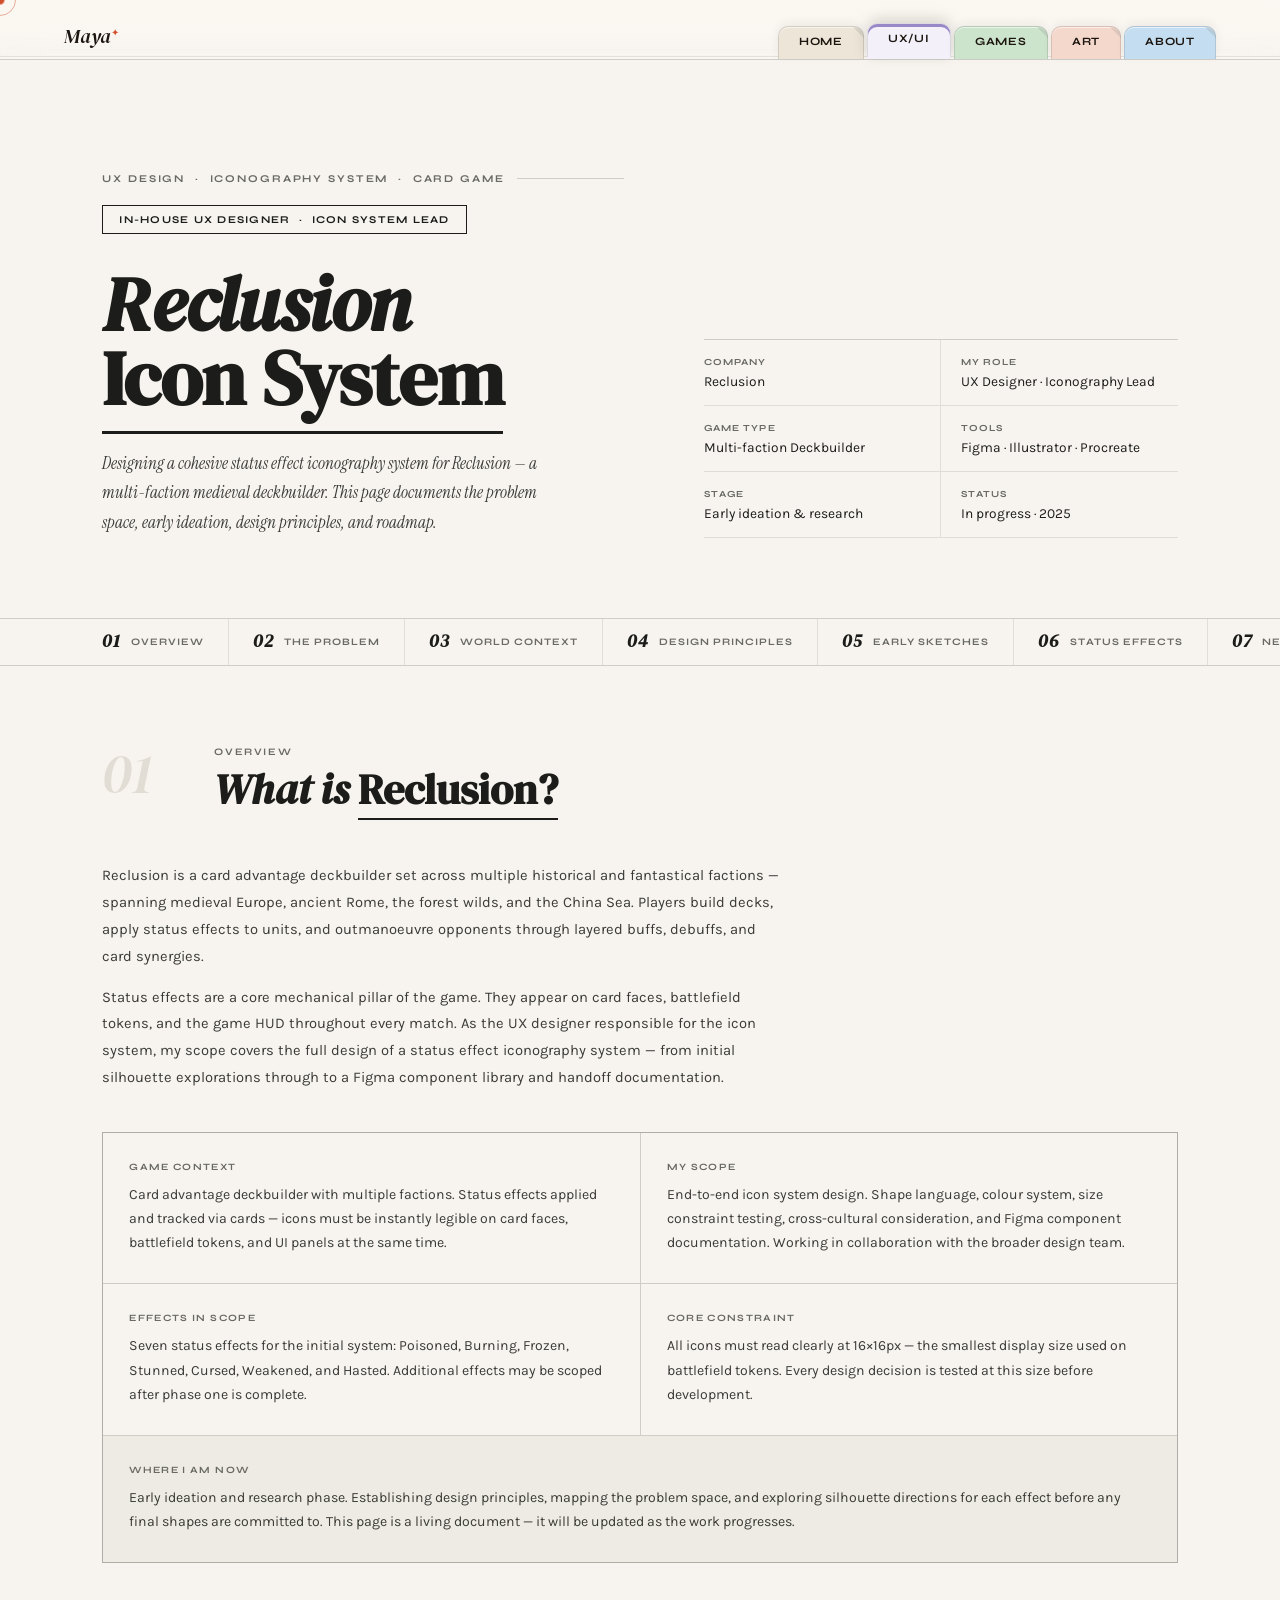
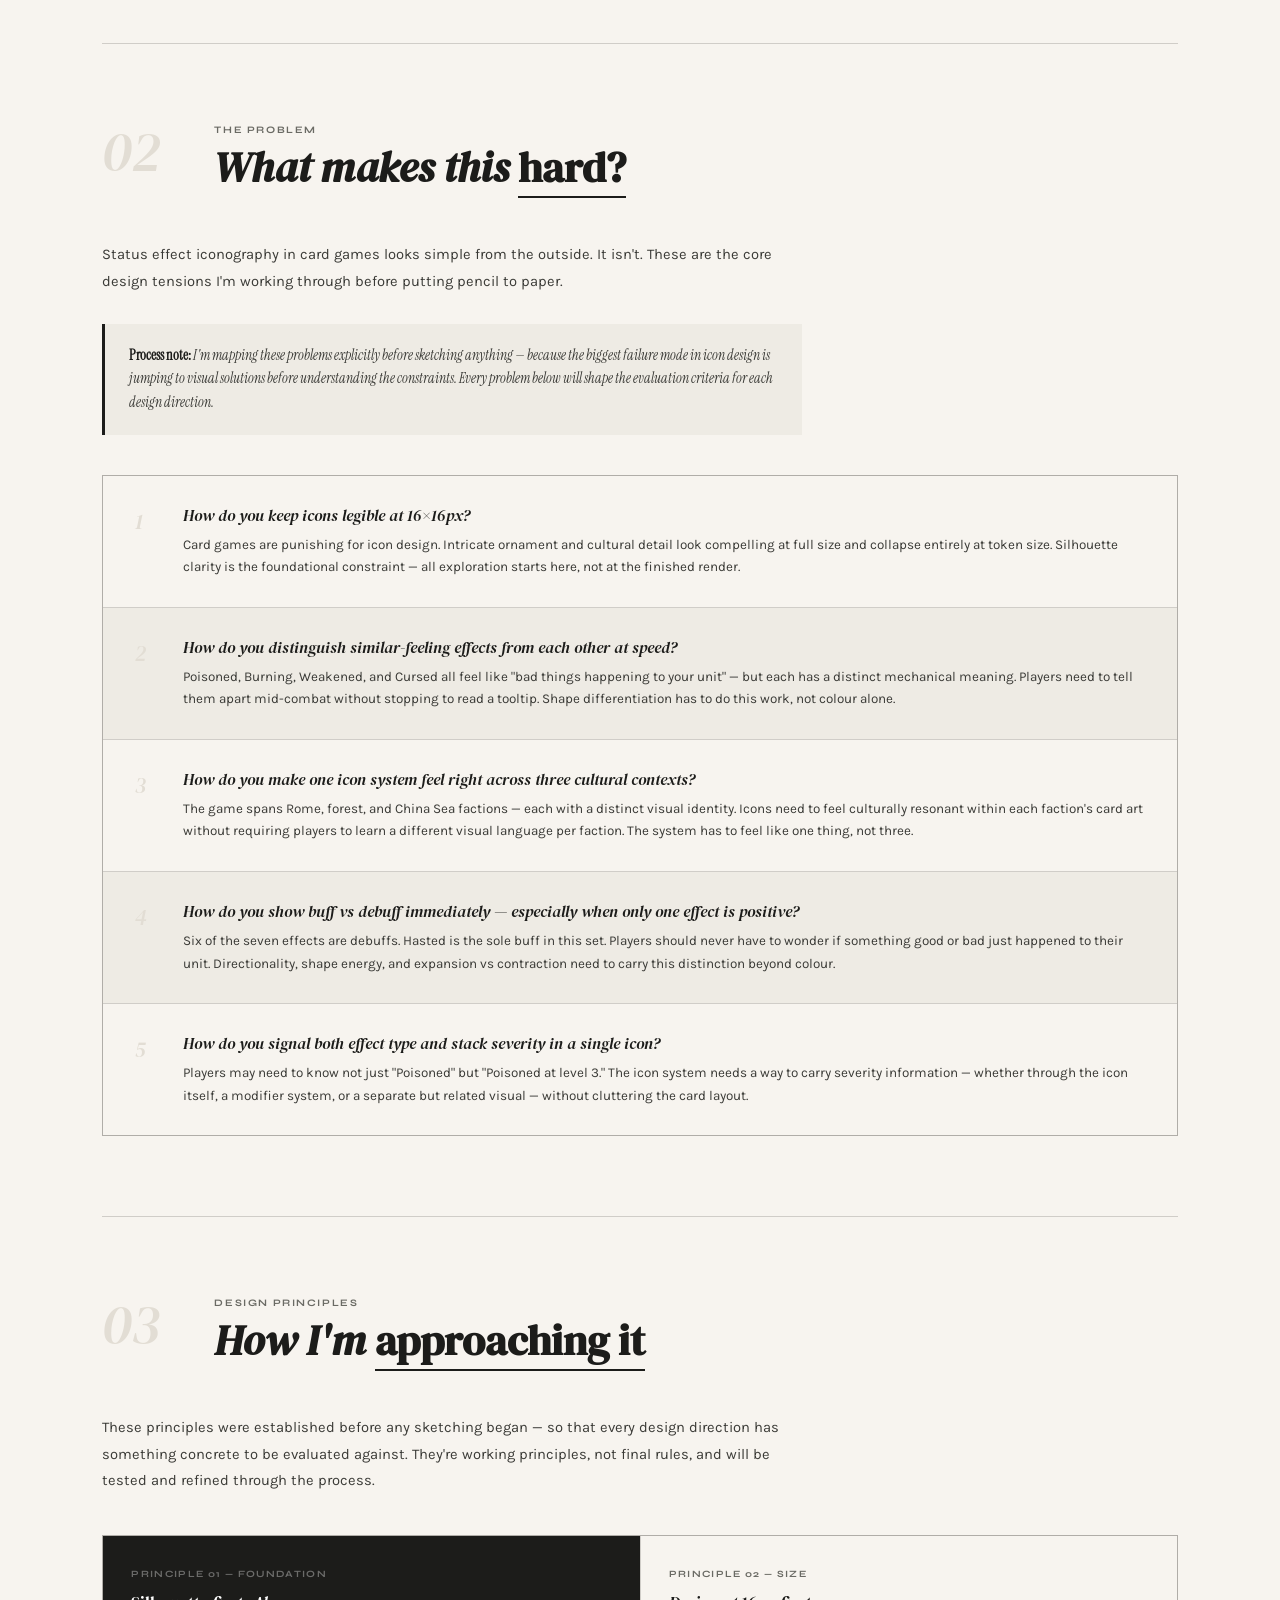
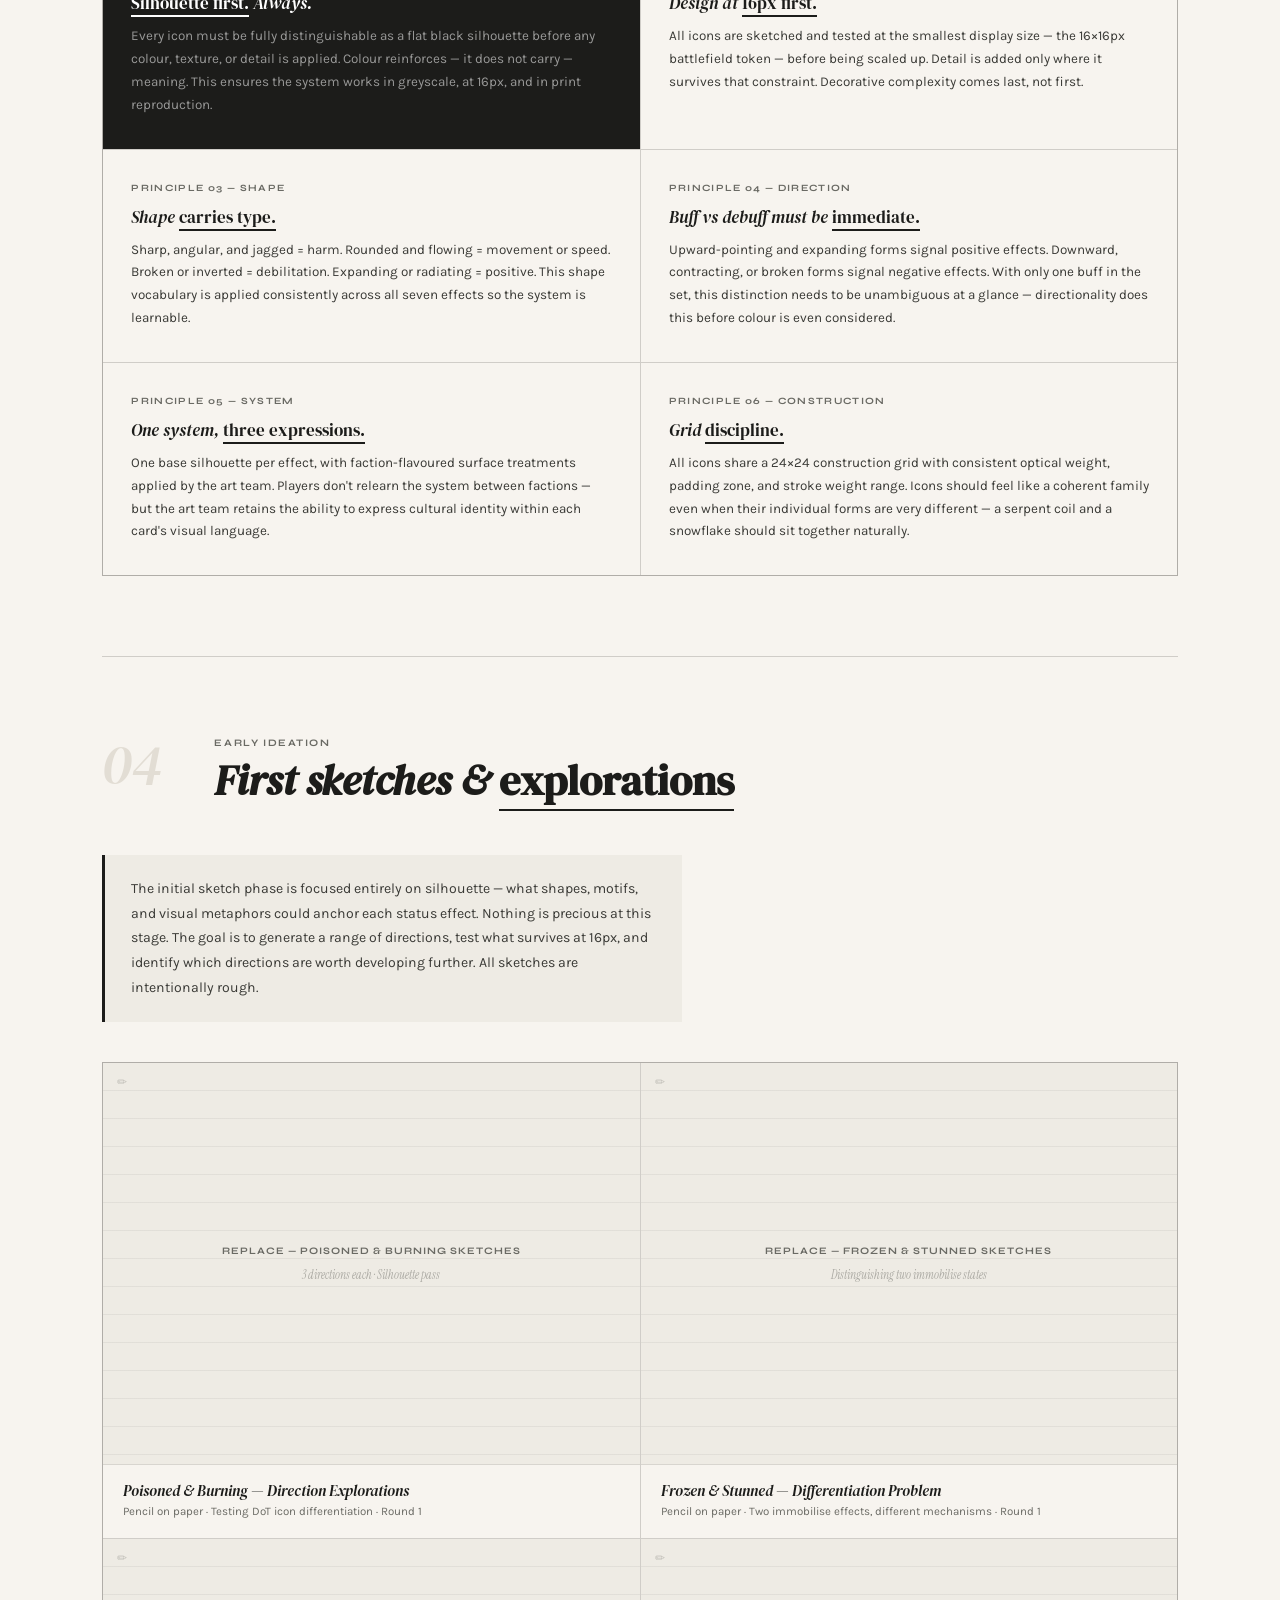
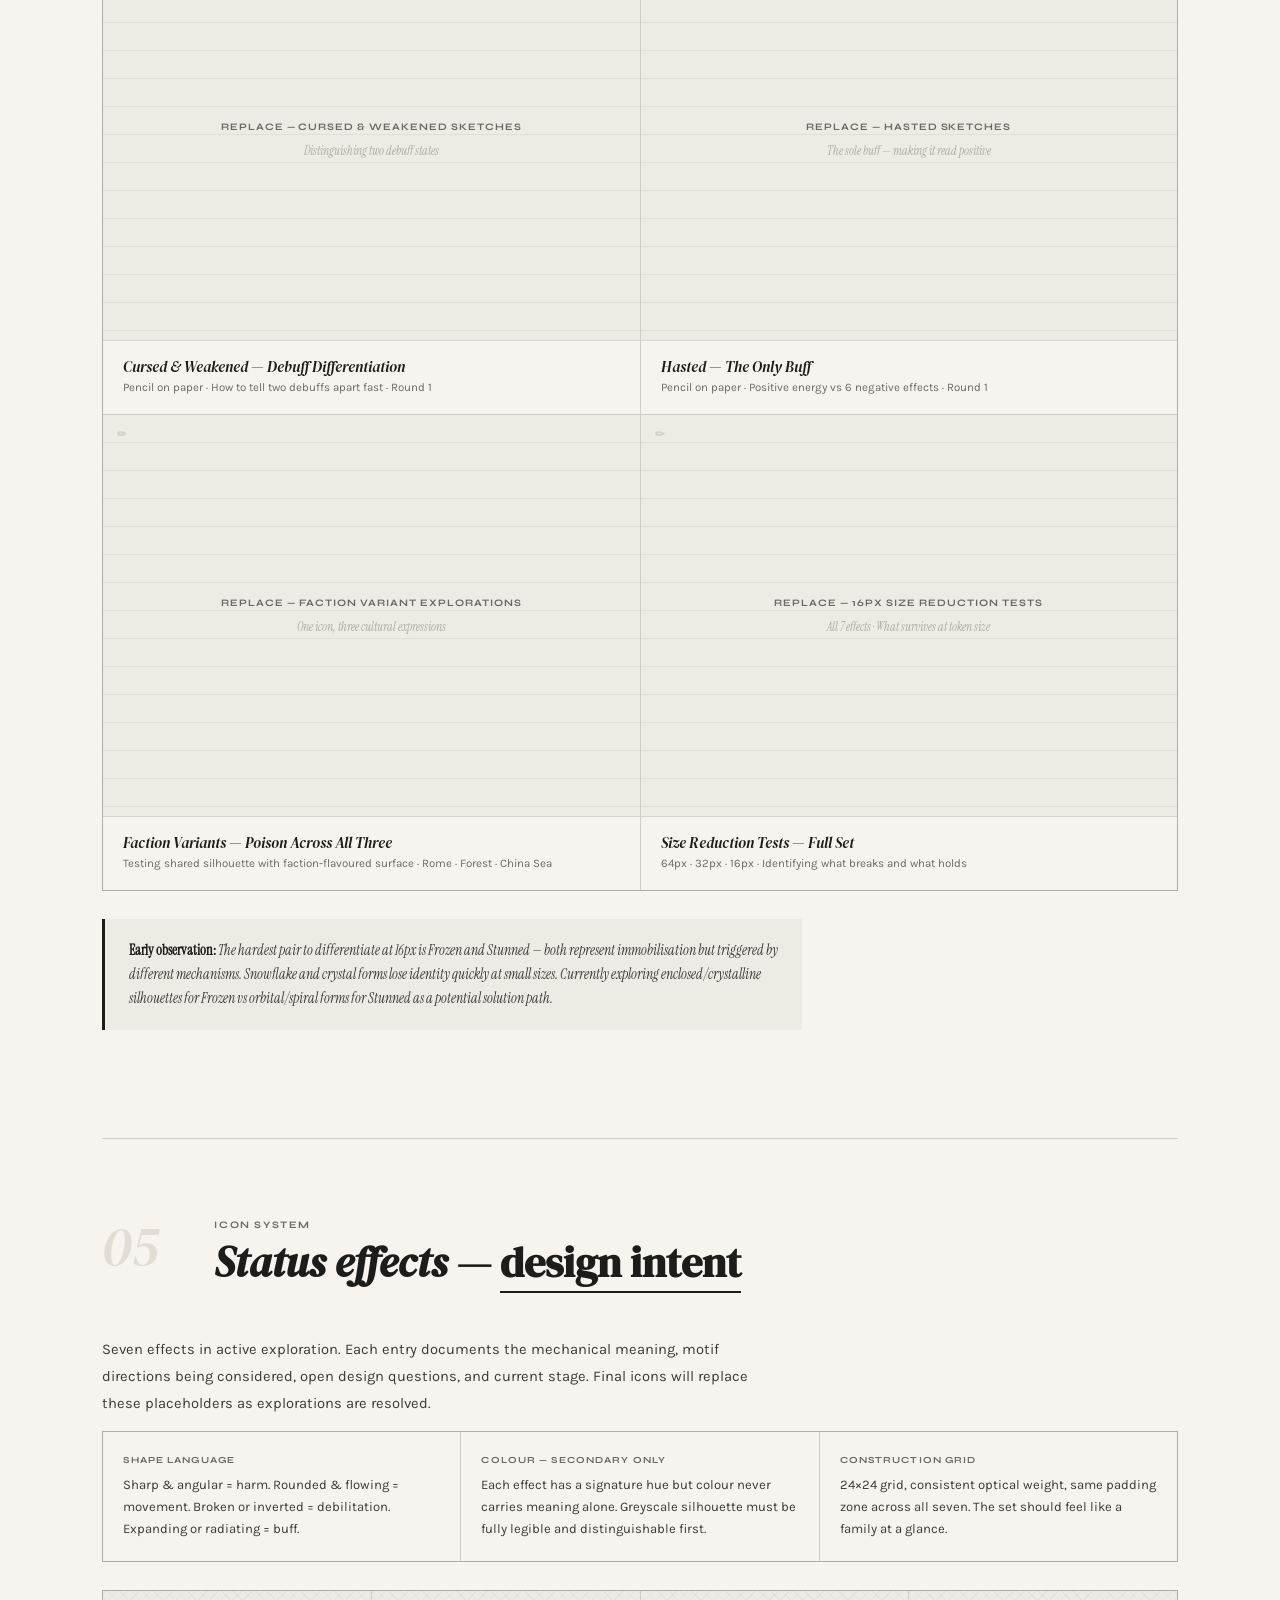
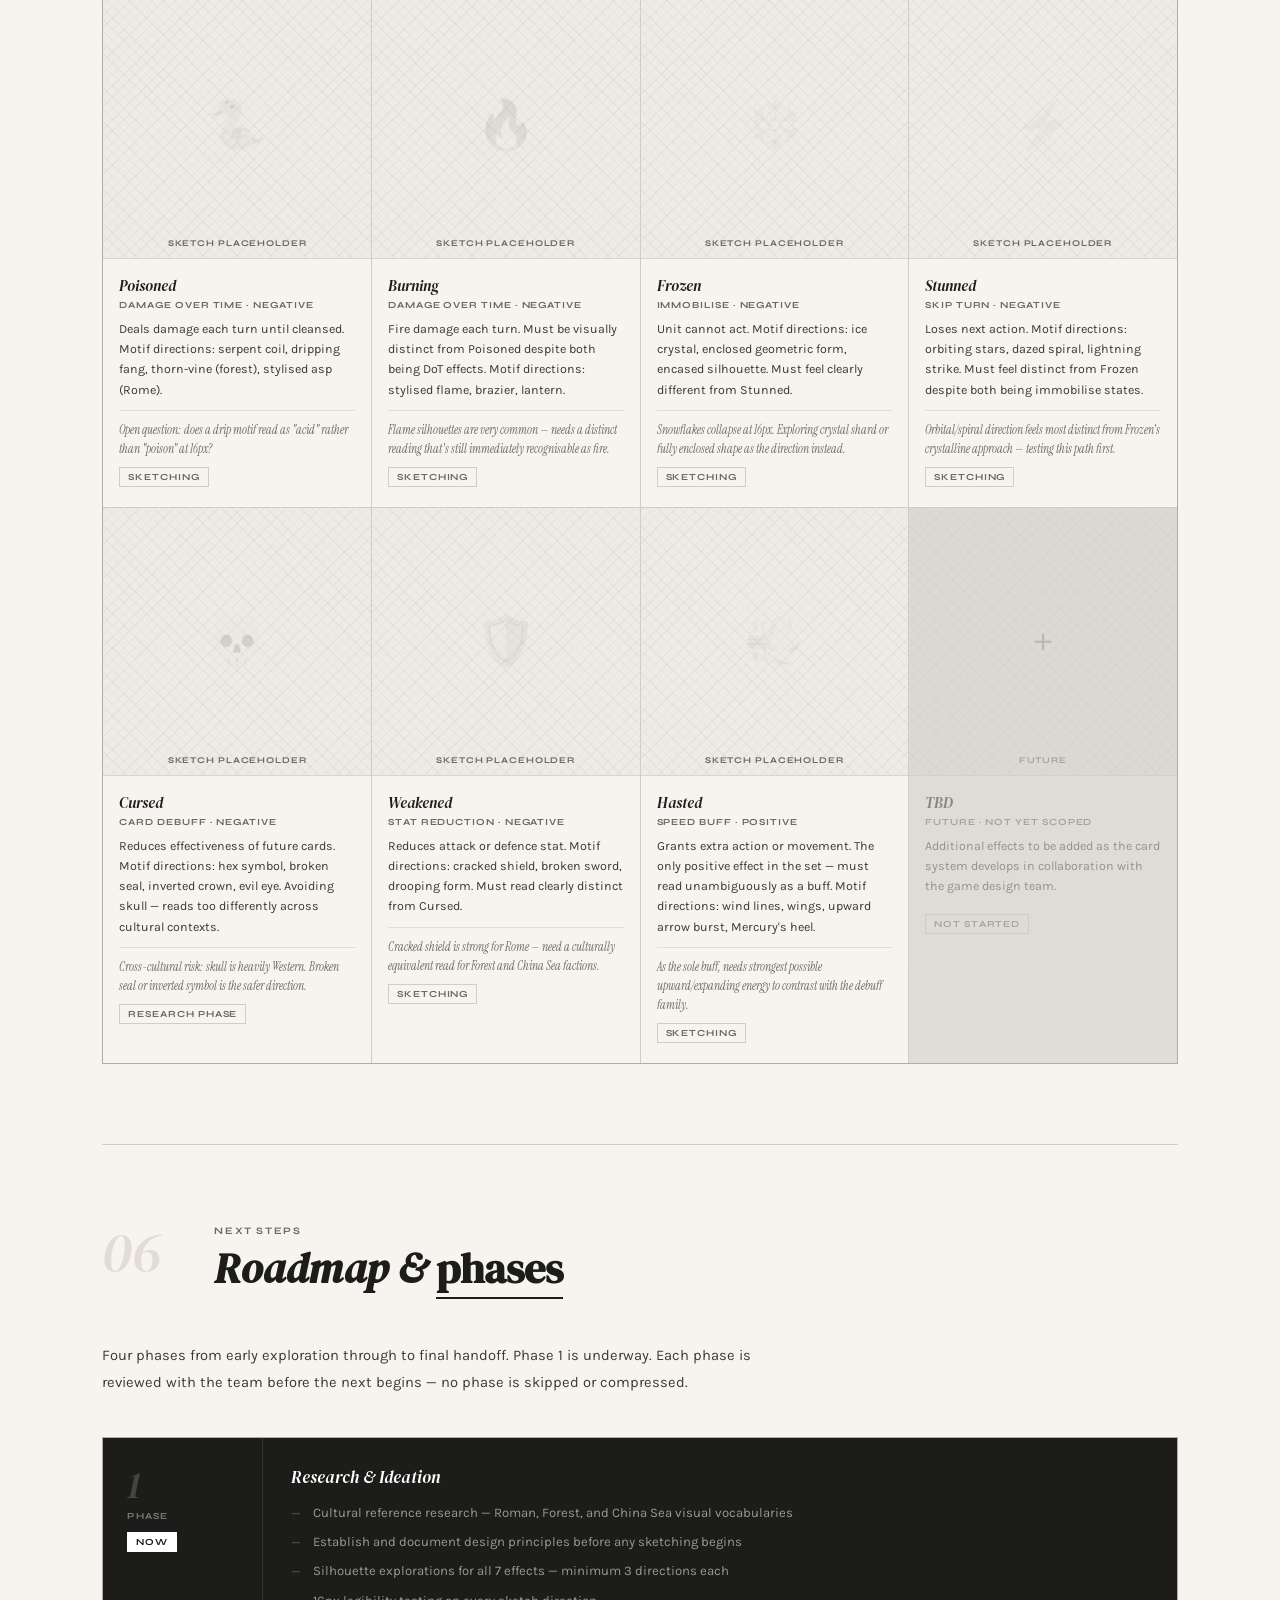
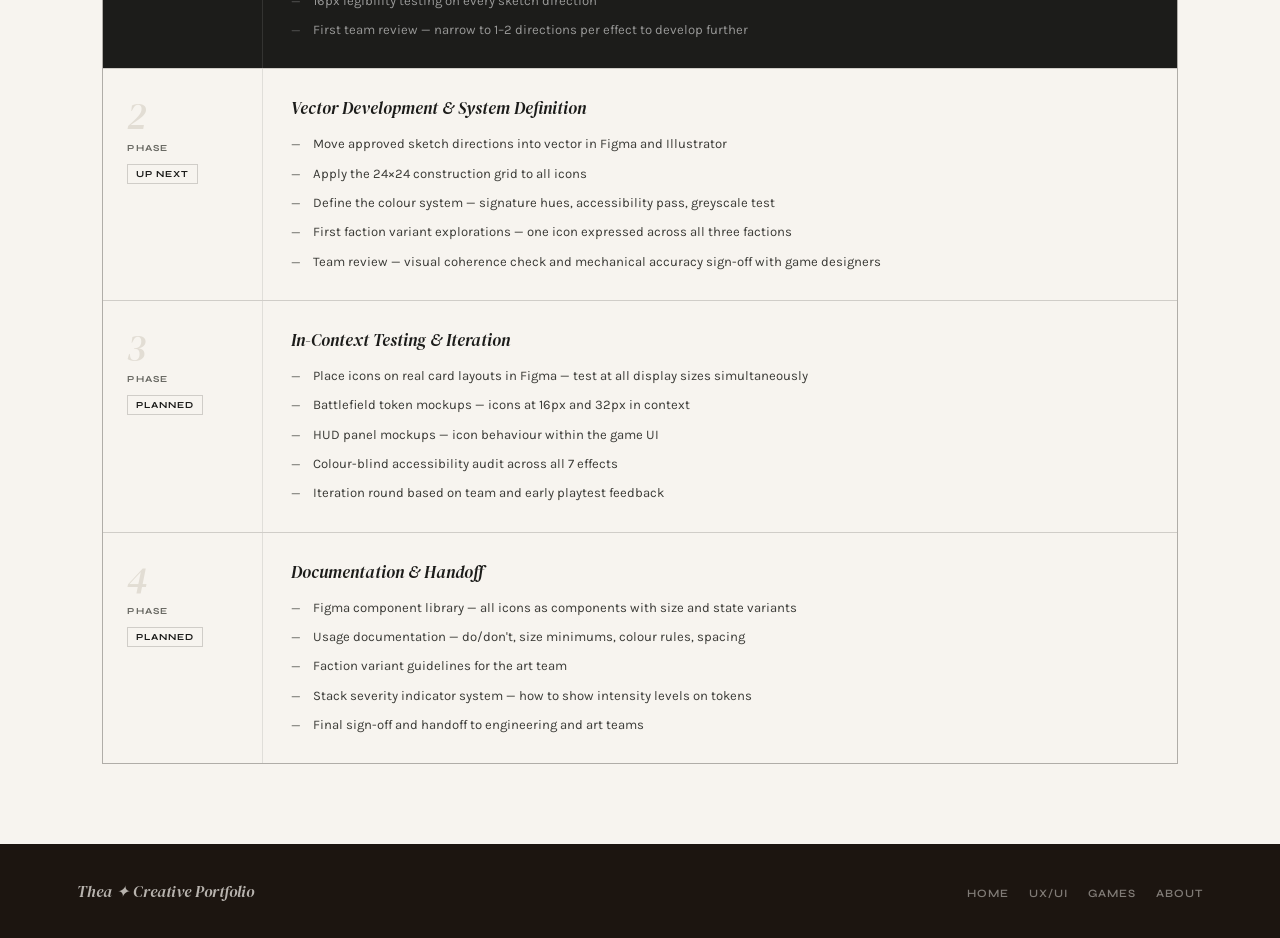
<file: reclusion-iconography.html>
<!DOCTYPE html>
<html lang="en">
<head>
<meta charset="UTF-8">
<meta name="viewport" content="width=device-width, initial-scale=1.0">
<title>Reclusion — Icon System — Maya</title>
<link rel="stylesheet" href="shared.css">
<style>
:root {
  --rc-ink:      #1c1c1a;
  --rc-ink2:     #3a3a36;
  --rc-ink3:     #6a6a64;
  --rc-cream:    #f7f4ef;
  --rc-cream2:   #eeebe4;
  --rc-cream3:   #e2ddd4;
  --rc-rule:     rgba(28,28,26,.1);
  --rc-rule-md:  rgba(28,28,26,.18);
  --rc-shadow:   rgba(28,28,26,.08);
}
body { background: var(--rc-cream); color: var(--rc-ink); }

/* ── NAV ── */
.site-nav {
  background: rgba(247,244,239,.96);
  backdrop-filter: blur(12px);
  border-bottom: 1px solid var(--rc-rule-md);
}

/* ── HERO ── */
.rc-hero {
  padding: 100px 8vw 80px;
  border-bottom: 1px solid var(--rc-rule-md);
  display: grid;
  grid-template-columns: 1.1fr 1fr;
  gap: 80px;
  align-items: end;
}
.rc-overline {
  font-family: var(--f-ui); font-size: .65rem; font-weight: 700;
  letter-spacing: .18em; text-transform: uppercase;
  color: var(--rc-ink3); margin-bottom: 20px;
  display: flex; align-items: center; gap: 12px;
}
.rc-overline::after {
  content: ''; flex: 1; height: 1px; background: var(--rc-rule-md);
}
.rc-role-pill {
  display: inline-flex; align-items: center; gap: 8px;
  font-family: var(--f-ui); font-size: .65rem; font-weight: 700;
  letter-spacing: .12em; text-transform: uppercase;
  color: var(--rc-ink); border: 1.5px solid var(--rc-ink);
  padding: 7px 16px; margin-bottom: 32px;
}
.rc-hero h1 {
  font-family: var(--f-display); font-style: italic;
  font-size: clamp(3rem, 6vw, 5.2rem); line-height: .98;
  color: var(--rc-ink); margin-bottom: 32px; letter-spacing: -.01em;
}
.rc-hero h1 em { font-style: normal; border-bottom: 3px solid var(--rc-ink); }
.rc-hero-desc {
  font-family: var(--f-heading); font-style: italic;
  font-size: 1.05rem; line-height: 1.78; color: var(--rc-ink2);
  max-width: 440px;
}
.rc-meta-block { border-top: 1px solid var(--rc-rule-md); }
.rc-meta-row {
  display: grid; grid-template-columns: 1fr 1fr;
  border-bottom: 1px solid var(--rc-rule);
}
.rc-meta {
  padding: 16px 0; display: flex; flex-direction: column; gap: 5px;
}
.rc-meta:nth-child(odd)  { padding-right: 20px; border-right: 1px solid var(--rc-rule); }
.rc-meta:nth-child(even) { padding-left: 20px; }
.rc-meta-label {
  font-family: var(--f-ui); font-size: .58rem; font-weight: 700;
  letter-spacing: .12em; text-transform: uppercase; color: var(--rc-ink3);
}
.rc-meta-val { font-size: .86rem; color: var(--rc-ink); }

/* ── INDEX BAR ── */
.rc-index {
  padding: 0 8vw; display: flex;
  border-bottom: 1px solid var(--rc-rule-md); overflow-x: auto;
}
.rc-index-item {
  padding: 14px 24px 14px 0; display: flex; align-items: center; gap: 10px;
  font-family: var(--f-ui); font-size: .62rem; font-weight: 700;
  letter-spacing: .1em; text-transform: uppercase; color: var(--rc-ink3);
  white-space: nowrap; border-right: 1px solid var(--rc-rule);
  margin-right: 24px; flex-shrink: 0;
}
.rc-index-item:last-child { border-right: none; }
.rc-index-num {
  font-family: var(--f-display); font-style: italic;
  font-size: 1.1rem; color: var(--rc-ink); line-height: 1;
}

/* ── CONTENT ── */
.rc-content { padding: 0 8vw; }
.rc-section {
  padding: 80px 0;
  border-bottom: 1px solid var(--rc-rule-md);
}
.rc-section:last-child { border-bottom: none; }
.rc-section-header {
  display: grid; grid-template-columns: 80px 1fr;
  gap: 32px; align-items: start; margin-bottom: 52px;
}
.rc-section-num {
  font-family: var(--f-display); font-style: italic;
  font-size: 3.5rem; color: var(--rc-cream3); line-height: 1; user-select: none;
}
.rc-section-label {
  font-family: var(--f-ui); font-size: .62rem; font-weight: 700;
  letter-spacing: .16em; text-transform: uppercase;
  color: var(--rc-ink3); margin-bottom: 10px;
}
.rc-section h2 {
  font-family: var(--f-display); font-style: italic;
  font-size: clamp(1.8rem, 3.5vw, 2.6rem); color: var(--rc-ink);
  margin-bottom: 0; line-height: 1.05;
}
.rc-section h2 em { font-style: normal; border-bottom: 2px solid var(--rc-ink); }
.rc-section p {
  font-size: .92rem; line-height: 1.82; color: var(--rc-ink2);
  max-width: 680px; margin-bottom: 14px;
}

/* ── ANNOTATION ── */
.rc-annotation {
  background: var(--rc-cream2); border-left: 3px solid var(--rc-ink);
  padding: 20px 24px; margin: 28px 0;
  font-size: .86rem; line-height: 1.72; color: var(--rc-ink2);
  font-family: var(--f-heading); font-style: italic; max-width: 700px;
}
.rc-annotation strong { color: var(--rc-ink); font-style: normal; }

/* ── OVERVIEW GRID ── */
.rc-overview-grid {
  display: grid; grid-template-columns: 1fr 1fr;
  gap: 1px; background: var(--rc-rule-md);
  border: 1px solid var(--rc-rule-md); margin-top: 40px;
}
.rc-overview-cell { background: var(--rc-cream); padding: 28px 26px; }
.rc-overview-cell.wide { grid-column: span 2; background: var(--rc-cream2); }
.rc-overview-cell-label {
  font-family: var(--f-ui); font-size: .6rem; font-weight: 700;
  letter-spacing: .14em; text-transform: uppercase;
  color: var(--rc-ink3); margin-bottom: 10px;
}
.rc-overview-cell-body { font-size: .88rem; line-height: 1.72; color: var(--rc-ink2); }

/* ── PROBLEMS ── */
.rc-problems {
  display: flex; flex-direction: column; gap: 1px;
  background: var(--rc-rule-md); border: 1px solid var(--rc-rule-md); margin-top: 40px;
}
.rc-problem {
  background: var(--rc-cream); padding: 28px 32px;
  display: grid; grid-template-columns: 28px 1fr;
  gap: 20px; align-items: start;
}
.rc-problem:nth-child(even) { background: var(--rc-cream2); }
.rc-problem-num {
  font-family: var(--f-display); font-style: italic;
  font-size: 1.4rem; color: var(--rc-cream3); padding-top: 2px;
}
.rc-problem-q {
  font-family: var(--f-display); font-style: italic;
  font-size: 1rem; color: var(--rc-ink); margin-bottom: 8px;
}
.rc-problem-a { font-size: .84rem; line-height: 1.68; color: var(--rc-ink2); }

/* ── WORLD CONTEXT ── */
.rc-world-grid {
  display: grid; grid-template-columns: repeat(3, 1fr);
  gap: 1px; background: var(--rc-rule-md);
  border: 1px solid var(--rc-rule-md); margin-top: 40px;
}
.rc-world-cell { background: var(--rc-cream); padding: 32px 26px; position: relative; }
.rc-world-cell::before {
  content: ''; position: absolute; top: 0; left: 0; right: 0;
  height: 2px; background: var(--rc-ink);
}
.rc-world-cell-num {
  font-family: var(--f-display); font-style: italic;
  font-size: 2.4rem; color: var(--rc-cream3); line-height: 1; margin-bottom: 12px;
}
.rc-world-cell-name {
  font-family: var(--f-display); font-style: italic;
  font-size: 1.1rem; color: var(--rc-ink); margin-bottom: 4px;
}
.rc-world-cell-sub {
  font-family: var(--f-ui); font-size: .6rem; font-weight: 700;
  letter-spacing: .1em; text-transform: uppercase;
  color: var(--rc-ink3); margin-bottom: 12px;
}
.rc-world-cell-desc { font-size: .82rem; line-height: 1.65; color: var(--rc-ink2); }

/* ── PRINCIPLES ── */
.rc-principles {
  display: grid; grid-template-columns: 1fr 1fr;
  gap: 1px; background: var(--rc-rule-md);
  border: 1px solid var(--rc-rule-md); margin-top: 40px;
}
.rc-principle-card { background: var(--rc-cream); padding: 32px 28px; }
.rc-principle-card.invert { background: var(--rc-ink); }
.rc-principle-card.invert .rpc-label  { color: rgba(255,255,255,.35); }
.rc-principle-card.invert .rpc-title  { color: white; }
.rc-principle-card.invert .rpc-title em { border-color: white; }
.rc-principle-card.invert .rpc-desc   { color: rgba(255,255,255,.55); }
.rpc-label {
  font-family: var(--f-ui); font-size: .6rem; font-weight: 700;
  letter-spacing: .14em; text-transform: uppercase;
  color: var(--rc-ink3); margin-bottom: 12px;
}
.rpc-title {
  font-family: var(--f-display); font-style: italic;
  font-size: 1.05rem; color: var(--rc-ink); margin-bottom: 10px;
}
.rpc-title em { font-style: normal; border-bottom: 2px solid currentColor; }
.rpc-desc { font-size: .84rem; line-height: 1.7; color: var(--rc-ink2); }

/* ── SKETCHES ── */
.rc-sketches-intro {
  font-size: .88rem; line-height: 1.75; color: var(--rc-ink2);
  max-width: 580px; margin-bottom: 40px;
  padding: 22px 26px; border-left: 3px solid var(--rc-ink);
  background: var(--rc-cream2);
}
.rc-sketches {
  display: grid; grid-template-columns: 1fr 1fr;
  gap: 1px; background: var(--rc-rule-md);
  border: 1px solid var(--rc-rule-md);
}
.rc-sketch-item { background: var(--rc-cream); }
.rc-sketch-ph {
  aspect-ratio: 4/3; position: relative; overflow: hidden;
  background: var(--rc-cream2);
  display: flex; flex-direction: column;
  align-items: center; justify-content: center; gap: 10px;
  border-bottom: 1px solid var(--rc-rule);
}
/* lined paper */
.rc-sketch-ph::before {
  content: ''; position: absolute; inset: 0;
  background-image: repeating-linear-gradient(
    transparent, transparent 27px,
    rgba(28,28,26,.06) 27px, rgba(28,28,26,.06) 28px
  );
}
/* pencil mark */
.rc-sketch-ph::after {
  content: '✏'; position: absolute; top: 12px; left: 14px;
  font-size: .75rem; color: var(--rc-ink3); opacity: .35;
}
.sph-label {
  font-family: var(--f-ui); font-size: .62rem; font-weight: 700;
  letter-spacing: .1em; text-transform: uppercase;
  color: var(--rc-ink3); text-align: center; padding: 0 20px; z-index: 1;
}
.sph-sub {
  font-family: var(--f-heading); font-style: italic;
  font-size: .75rem; color: var(--rc-ink3); opacity: .5; z-index: 1;
}
.rc-sketch-caption { padding: 16px 20px 20px; }
.rc-sketch-caption-title {
  font-family: var(--f-display); font-style: italic;
  font-size: .92rem; color: var(--rc-ink); margin-bottom: 3px;
}
.rc-sketch-caption-sub { font-size: .72rem; color: var(--rc-ink3); }

/* ── ICON SYSTEM ── */
.rc-icon-principles {
  display: grid; grid-template-columns: repeat(3, 1fr);
  gap: 1px; background: var(--rc-rule-md);
  border: 1px solid var(--rc-rule-md); margin-bottom: 28px;
}
.rc-icon-principle { background: var(--rc-cream); padding: 22px 20px; }
.rip-label {
  font-family: var(--f-ui); font-size: .58rem; font-weight: 700;
  letter-spacing: .12em; text-transform: uppercase;
  color: var(--rc-ink3); margin-bottom: 8px;
}
.rip-val { font-size: .82rem; line-height: 1.65; color: var(--rc-ink2); }

.rc-icons-grid {
  display: grid; grid-template-columns: repeat(4, 1fr);
  gap: 1px; background: var(--rc-rule-md);
  border: 1px solid var(--rc-rule-md);
}
.rc-icon-card { background: var(--rc-cream); transition: background .2s ease; }
.rc-icon-card:hover { background: var(--rc-cream2); }
.rc-icon-thumb {
  aspect-ratio: 1; display: flex; align-items: center; justify-content: center;
  font-size: 3rem; position: relative; overflow: hidden;
  background: var(--rc-cream2); border-bottom: 1px solid var(--rc-rule);
}
/* crosshatch texture */
.rc-icon-thumb::before {
  content: ''; position: absolute; inset: 0;
  background-image:
    repeating-linear-gradient(45deg,  rgba(28,28,26,.04) 0px, rgba(28,28,26,.04) 1px, transparent 1px, transparent 8px),
    repeating-linear-gradient(-45deg, rgba(28,28,26,.04) 0px, rgba(28,28,26,.04) 1px, transparent 1px, transparent 8px);
}
.rc-icon-emoji { z-index: 1; opacity: .15; filter: grayscale(1); }
.rc-icon-ph-label {
  position: absolute; bottom: 10px; left: 0; right: 0; text-align: center;
  font-family: var(--f-ui); font-size: .55rem; font-weight: 700;
  letter-spacing: .1em; text-transform: uppercase; color: var(--rc-ink3);
}
.rc-icon-body { padding: 16px 16px 20px; }
.rc-icon-name {
  font-family: var(--f-display); font-style: italic;
  font-size: .96rem; color: var(--rc-ink); margin-bottom: 3px;
}
.rc-icon-type {
  font-family: var(--f-ui); font-size: .58rem; font-weight: 700;
  letter-spacing: .1em; text-transform: uppercase;
  color: var(--rc-ink3); margin-bottom: 8px;
}
.rc-icon-desc { font-size: .78rem; line-height: 1.62; color: var(--rc-ink2); margin-bottom: 10px; }
.rc-icon-notes {
  font-size: .75rem; line-height: 1.6; color: var(--rc-ink3);
  border-top: 1px solid var(--rc-rule); padding-top: 10px;
  font-family: var(--f-heading); font-style: italic;
}
.rc-icon-status {
  display: inline-block; margin-top: 8px;
  font-family: var(--f-ui); font-size: .58rem; font-weight: 700;
  letter-spacing: .1em; text-transform: uppercase;
  color: var(--rc-ink3); border: 1px solid var(--rc-rule-md); padding: 3px 8px;
}

/* ── ROADMAP ── */
.rc-roadmap {
  display: flex; flex-direction: column; gap: 1px;
  background: var(--rc-rule-md); border: 1px solid var(--rc-rule-md); margin-top: 40px;
}
.rc-phase {
  background: var(--rc-cream);
  display: grid; grid-template-columns: 160px 1fr;
}
.rc-phase.current { background: var(--rc-ink); }
.rc-phase-left {
  padding: 28px 24px; border-right: 1px solid var(--rc-rule);
  display: flex; flex-direction: column; gap: 6px;
}
.rc-phase.current .rc-phase-left { border-right-color: rgba(255,255,255,.1); }
.rc-phase-num {
  font-family: var(--f-display); font-style: italic;
  font-size: 2.4rem; color: var(--rc-cream3); line-height: 1;
}
.rc-phase.current .rc-phase-num { color: rgba(255,255,255,.18); }
.rc-phase-label {
  font-family: var(--f-ui); font-size: .58rem; font-weight: 700;
  letter-spacing: .12em; text-transform: uppercase; color: var(--rc-ink3);
}
.rc-phase.current .rc-phase-label { color: rgba(255,255,255,.4); }
.rc-phase-status {
  font-family: var(--f-ui); font-size: .58rem; font-weight: 700;
  letter-spacing: .1em; text-transform: uppercase;
  color: var(--rc-ink); border: 1px solid var(--rc-rule-md);
  padding: 3px 8px; width: fit-content; margin-top: 4px;
}
.rc-phase.current .rc-phase-status {
  color: var(--rc-ink); background: white; border-color: white;
}
.rc-phase-right { padding: 28px; }
.rc-phase-title {
  font-family: var(--f-display); font-style: italic;
  font-size: 1.05rem; color: var(--rc-ink); margin-bottom: 14px;
}
.rc-phase.current .rc-phase-title { color: white; }
.rc-phase-tasks { display: flex; flex-direction: column; gap: 9px; }
.rc-phase-task {
  display: flex; align-items: flex-start; gap: 12px;
  font-size: .82rem; line-height: 1.55; color: var(--rc-ink2);
}
.rc-phase.current .rc-phase-task { color: rgba(255,255,255,.55); }
.rc-phase-task::before {
  content: '—'; color: var(--rc-ink3); flex-shrink: 0;
  font-family: var(--f-ui); font-size: .75rem; margin-top: 1px;
}
.rc-phase.current .rc-phase-task::before { color: rgba(255,255,255,.25); }

/* ── RESPONSIVE ── */
@media(max-width:960px) {
  .rc-hero { grid-template-columns: 1fr; gap: 48px; }
  .rc-world-grid { grid-template-columns: 1fr 1fr; }
  .rc-icons-grid { grid-template-columns: repeat(2,1fr); }
  .rc-icon-principles { grid-template-columns: 1fr; }
  .rc-principles { grid-template-columns: 1fr; }
  .rc-phase { grid-template-columns: 1fr; }
  .rc-phase-left { border-right: none; border-bottom: 1px solid var(--rc-rule); }
  .rc-phase.current .rc-phase-left { border-bottom-color: rgba(255,255,255,.1); }
}
@media(max-width:640px) {
  .rc-hero { padding-left: 6vw; padding-right: 6vw; padding-top: 72px; }
  .rc-index { padding-left: 6vw; }
  .rc-content { padding: 0 6vw; }
  .rc-overview-grid { grid-template-columns: 1fr; }
  .rc-overview-cell.wide { grid-column: span 1; }
  .rc-sketches { grid-template-columns: 1fr; }
  .rc-world-grid { grid-template-columns: 1fr; }
  .rc-section-header { grid-template-columns: 40px 1fr; gap: 16px; }
  .rc-section-num { font-size: 2.4rem; }
  .rc-meta-row { grid-template-columns: 1fr; }
  .rc-meta:nth-child(odd) { border-right: none; border-bottom: 1px solid var(--rc-rule); }
}
</style>
</head>
<body>
<div id="cur"></div><div id="cur-ring"></div><div id="transition-overlay"></div>

<nav class="site-nav">
  <a href="index.html" class="nav-wordmark">Maya<sup>✦</sup></a>
  <ul class="nav-links">
    <li><a href="index.html">Home</a></li>
    <li><a href="uxui.html" class="active">UX/UI</a></li>
    <li><a href="games.html">Games</a></li>
    <li><a href="art.html">Art</a></li>
    <li><a href="about.html">About</a></li>
  </ul>
</nav>

<main class="page-wrap">

  <!-- ── HERO ── -->
  <section class="rc-hero reveal">
    <div class="rc-hero-left">
      <div class="rc-overline">UX Design &nbsp;·&nbsp; Iconography System &nbsp;·&nbsp; Card Game</div>
      <div class="rc-role-pill">In-House UX Designer &nbsp;·&nbsp; Icon System Lead</div>
      <h1>Reclusion<br><em>Icon System</em></h1>
      <p class="rc-hero-desc">Designing a cohesive status effect iconography system for Reclusion — a multi-faction medieval deckbuilder. This page documents the problem space, early ideation, design principles, and roadmap.</p>
    </div>
    <div class="rc-hero-right">
      <div class="rc-meta-block">
        <div class="rc-meta-row">
          <div class="rc-meta">
            <div class="rc-meta-label">Company</div>
            <div class="rc-meta-val">Reclusion</div>
          </div>
          <div class="rc-meta">
            <div class="rc-meta-label">My Role</div>
            <div class="rc-meta-val">UX Designer · Iconography Lead</div>
          </div>
        </div>
        <div class="rc-meta-row">
          <div class="rc-meta">
            <div class="rc-meta-label">Game Type</div>
            <div class="rc-meta-val">Multi-faction Deckbuilder</div>
          </div>
          <div class="rc-meta">
            <div class="rc-meta-label">Tools</div>
            <div class="rc-meta-val">Figma · Illustrator · Procreate</div>
          </div>
        </div>
        <div class="rc-meta-row">
          <div class="rc-meta">
            <div class="rc-meta-label">Stage</div>
            <div class="rc-meta-val">Early ideation & research</div>
          </div>
          <div class="rc-meta">
            <div class="rc-meta-label">Status</div>
            <div class="rc-meta-val">In progress · 2025</div>
          </div>
        </div>
      </div>
    </div>
  </section>

  <!-- ── INDEX ── -->
  <div class="rc-index reveal">
    <div class="rc-index-item"><span class="rc-index-num">01</span> Overview</div>
    <div class="rc-index-item"><span class="rc-index-num">02</span> The Problem</div>
    <div class="rc-index-item"><span class="rc-index-num">03</span> World Context</div>
    <div class="rc-index-item"><span class="rc-index-num">04</span> Design Principles</div>
    <div class="rc-index-item"><span class="rc-index-num">05</span> Early Sketches</div>
    <div class="rc-index-item"><span class="rc-index-num">06</span> Status Effects</div>
    <div class="rc-index-item"><span class="rc-index-num">07</span> Next Steps</div>
  </div>

  <div class="rc-content">

    <!-- ── 01 OVERVIEW ── -->
    <div class="rc-section reveal">
      <div class="rc-section-header">
        <div class="rc-section-num">01</div>
        <div class="rc-section-head-right">
          <div class="rc-section-label">Overview</div>
          <h2>What is <em>Reclusion?</em></h2>
        </div>
      </div>
      <p>Reclusion is a card advantage deckbuilder set across multiple historical and fantastical factions — spanning medieval Europe, ancient Rome, the forest wilds, and the China Sea. Players build decks, apply status effects to units, and outmanoeuvre opponents through layered buffs, debuffs, and card synergies.</p>
      <p>Status effects are a core mechanical pillar of the game. They appear on card faces, battlefield tokens, and the game HUD throughout every match. As the UX designer responsible for the icon system, my scope covers the full design of a status effect iconography system — from initial silhouette explorations through to a Figma component library and handoff documentation.</p>

      <div class="rc-overview-grid">
        <div class="rc-overview-cell">
          <div class="rc-overview-cell-label">Game context</div>
          <div class="rc-overview-cell-body">Card advantage deckbuilder with multiple factions. Status effects applied and tracked via cards — icons must be instantly legible on card faces, battlefield tokens, and UI panels at the same time.</div>
        </div>
        <div class="rc-overview-cell">
          <div class="rc-overview-cell-label">My scope</div>
          <div class="rc-overview-cell-body">End-to-end icon system design. Shape language, colour system, size constraint testing, cross-cultural consideration, and Figma component documentation. Working in collaboration with the broader design team.</div>
        </div>
        <div class="rc-overview-cell">
          <div class="rc-overview-cell-label">Effects in scope</div>
          <div class="rc-overview-cell-body">Seven status effects for the initial system: Poisoned, Burning, Frozen, Stunned, Cursed, Weakened, and Hasted. Additional effects may be scoped after phase one is complete.</div>
        </div>
        <div class="rc-overview-cell">
          <div class="rc-overview-cell-label">Core constraint</div>
          <div class="rc-overview-cell-body">All icons must read clearly at 16×16px — the smallest display size used on battlefield tokens. Every design decision is tested at this size before development.</div>
        </div>
        <div class="rc-overview-cell wide">
          <div class="rc-overview-cell-label">Where I am now</div>
          <div class="rc-overview-cell-body">Early ideation and research phase. Establishing design principles, mapping the problem space, and exploring silhouette directions for each effect before any final shapes are committed to. This page is a living document — it will be updated as the work progresses.</div>
        </div>
      </div>
    </div>

    <!-- ── 02 THE PROBLEM ── -->
    <div class="rc-section reveal">
      <div class="rc-section-header">
        <div class="rc-section-num">02</div>
        <div class="rc-section-head-right">
          <div class="rc-section-label">The Problem</div>
          <h2>What makes this <em>hard?</em></h2>
        </div>
      </div>
      <p>Status effect iconography in card games looks simple from the outside. It isn't. These are the core design tensions I'm working through before putting pencil to paper.</p>

      <div class="rc-annotation">
        <strong>Process note:</strong> I'm mapping these problems explicitly before sketching anything — because the biggest failure mode in icon design is jumping to visual solutions before understanding the constraints. Every problem below will shape the evaluation criteria for each design direction.
      </div>

      <div class="rc-problems">
        <div class="rc-problem">
          <div class="rc-problem-num">1</div>
          <div class="rc-problem-body">
            <div class="rc-problem-q">How do you keep icons legible at 16×16px?</div>
            <div class="rc-problem-a">Card games are punishing for icon design. Intricate ornament and cultural detail look compelling at full size and collapse entirely at token size. Silhouette clarity is the foundational constraint — all exploration starts here, not at the finished render.</div>
          </div>
        </div>
        <div class="rc-problem">
          <div class="rc-problem-num">2</div>
          <div class="rc-problem-body">
            <div class="rc-problem-q">How do you distinguish similar-feeling effects from each other at speed?</div>
            <div class="rc-problem-a">Poisoned, Burning, Weakened, and Cursed all feel like "bad things happening to your unit" — but each has a distinct mechanical meaning. Players need to tell them apart mid-combat without stopping to read a tooltip. Shape differentiation has to do this work, not colour alone.</div>
          </div>
        </div>
        <div class="rc-problem">
          <div class="rc-problem-num">3</div>
          <div class="rc-problem-body">
            <div class="rc-problem-q">How do you make one icon system feel right across three cultural contexts?</div>
            <div class="rc-problem-a">The game spans Rome, forest, and China Sea factions — each with a distinct visual identity. Icons need to feel culturally resonant within each faction's card art without requiring players to learn a different visual language per faction. The system has to feel like one thing, not three.</div>
          </div>
        </div>
        <div class="rc-problem">
          <div class="rc-problem-num">4</div>
          <div class="rc-problem-body">
            <div class="rc-problem-q">How do you show buff vs debuff immediately — especially when only one effect is positive?</div>
            <div class="rc-problem-a">Six of the seven effects are debuffs. Hasted is the sole buff in this set. Players should never have to wonder if something good or bad just happened to their unit. Directionality, shape energy, and expansion vs contraction need to carry this distinction beyond colour.</div>
          </div>
        </div>
        <div class="rc-problem">
          <div class="rc-problem-num">5</div>
          <div class="rc-problem-body">
            <div class="rc-problem-q">How do you signal both effect type and stack severity in a single icon?</div>
            <div class="rc-problem-a">Players may need to know not just "Poisoned" but "Poisoned at level 3." The icon system needs a way to carry severity information — whether through the icon itself, a modifier system, or a separate but related visual — without cluttering the card layout.</div>
          </div>
        </div>
      </div>
    </div>

    <!-- ── 03 DESIGN PRINCIPLES ── -->
    <div class="rc-section reveal">
      <div class="rc-section-header">
        <div class="rc-section-num">03</div>
        <div class="rc-section-head-right">
          <div class="rc-section-label">Design Principles</div>
          <h2>How I'm <em>approaching it</em></h2>
        </div>
      </div>
      <p>These principles were established before any sketching began — so that every design direction has something concrete to be evaluated against. They're working principles, not final rules, and will be tested and refined through the process.</p>

      <div class="rc-principles">
        <div class="rc-principle-card invert">
          <div class="rpc-label">Principle 01 — Foundation</div>
          <div class="rpc-title"><em>Silhouette first.</em> Always.</div>
          <div class="rpc-desc">Every icon must be fully distinguishable as a flat black silhouette before any colour, texture, or detail is applied. Colour reinforces — it does not carry — meaning. This ensures the system works in greyscale, at 16px, and in print reproduction.</div>
        </div>
        <div class="rc-principle-card">
          <div class="rpc-label">Principle 02 — Size</div>
          <div class="rpc-title">Design at <em>16px first.</em></div>
          <div class="rpc-desc">All icons are sketched and tested at the smallest display size — the 16×16px battlefield token — before being scaled up. Detail is added only where it survives that constraint. Decorative complexity comes last, not first.</div>
        </div>
        <div class="rc-principle-card">
          <div class="rpc-label">Principle 03 — Shape</div>
          <div class="rpc-title">Shape <em>carries type.</em></div>
          <div class="rpc-desc">Sharp, angular, and jagged = harm. Rounded and flowing = movement or speed. Broken or inverted = debilitation. Expanding or radiating = positive. This shape vocabulary is applied consistently across all seven effects so the system is learnable.</div>
        </div>
        <div class="rc-principle-card">
          <div class="rpc-label">Principle 04 — Direction</div>
          <div class="rpc-title">Buff vs debuff must be <em>immediate.</em></div>
          <div class="rpc-desc">Upward-pointing and expanding forms signal positive effects. Downward, contracting, or broken forms signal negative effects. With only one buff in the set, this distinction needs to be unambiguous at a glance — directionality does this before colour is even considered.</div>
        </div>
        <div class="rc-principle-card">
          <div class="rpc-label">Principle 05 — System</div>
          <div class="rpc-title">One system, <em>three expressions.</em></div>
          <div class="rpc-desc">One base silhouette per effect, with faction-flavoured surface treatments applied by the art team. Players don't relearn the system between factions — but the art team retains the ability to express cultural identity within each card's visual language.</div>
        </div>
        <div class="rc-principle-card">
          <div class="rpc-label">Principle 06 — Construction</div>
          <div class="rpc-title">Grid <em>discipline.</em></div>
          <div class="rpc-desc">All icons share a 24×24 construction grid with consistent optical weight, padding zone, and stroke weight range. Icons should feel like a coherent family even when their individual forms are very different — a serpent coil and a snowflake should sit together naturally.</div>
        </div>
      </div>
    </div>

    <!-- ── 04 EARLY SKETCHES ── -->
    <div class="rc-section reveal">
      <div class="rc-section-header">
        <div class="rc-section-num">04</div>
        <div class="rc-section-head-right">
          <div class="rc-section-label">Early Ideation</div>
          <h2>First sketches & <em>explorations</em></h2>
        </div>
      </div>

      <div class="rc-sketches-intro">
        The initial sketch phase is focused entirely on silhouette — what shapes, motifs, and visual metaphors could anchor each status effect. Nothing is precious at this stage. The goal is to generate a range of directions, test what survives at 16px, and identify which directions are worth developing further. All sketches are intentionally rough.
      </div>

      <div class="rc-sketches">
        <div class="rc-sketch-item">
          <div class="rc-sketch-ph">
            <!-- swap: <img src="sketch-poison-burn.jpg" style="width:100%;display:block;"> -->
            <span class="sph-label">Replace — Poisoned & Burning sketches</span>
            <span class="sph-sub">3 directions each · Silhouette pass</span>
          </div>
          <div class="rc-sketch-caption">
            <div class="rc-sketch-caption-title">Poisoned & Burning — Direction Explorations</div>
            <div class="rc-sketch-caption-sub">Pencil on paper · Testing DoT icon differentiation · Round 1</div>
          </div>
        </div>
        <div class="rc-sketch-item">
          <div class="rc-sketch-ph">
            <!-- swap: <img src="sketch-frozen-stunned.jpg" style="width:100%;display:block;"> -->
            <span class="sph-label">Replace — Frozen & Stunned sketches</span>
            <span class="sph-sub">Distinguishing two immobilise states</span>
          </div>
          <div class="rc-sketch-caption">
            <div class="rc-sketch-caption-title">Frozen & Stunned — Differentiation Problem</div>
            <div class="rc-sketch-caption-sub">Pencil on paper · Two immobilise effects, different mechanisms · Round 1</div>
          </div>
        </div>
        <div class="rc-sketch-item">
          <div class="rc-sketch-ph">
            <!-- swap: <img src="sketch-cursed-weakened.jpg" style="width:100%;display:block;"> -->
            <span class="sph-label">Replace — Cursed & Weakened sketches</span>
            <span class="sph-sub">Distinguishing two debuff states</span>
          </div>
          <div class="rc-sketch-caption">
            <div class="rc-sketch-caption-title">Cursed & Weakened — Debuff Differentiation</div>
            <div class="rc-sketch-caption-sub">Pencil on paper · How to tell two debuffs apart fast · Round 1</div>
          </div>
        </div>
        <div class="rc-sketch-item">
          <div class="rc-sketch-ph">
            <!-- swap: <img src="sketch-hasted.jpg" style="width:100%;display:block;"> -->
            <span class="sph-label">Replace — Hasted sketches</span>
            <span class="sph-sub">The sole buff — making it read positive</span>
          </div>
          <div class="rc-sketch-caption">
            <div class="rc-sketch-caption-title">Hasted — The Only Buff</div>
            <div class="rc-sketch-caption-sub">Pencil on paper · Positive energy vs 6 negative effects · Round 1</div>
          </div>
        </div>
        <div class="rc-sketch-item">
          <div class="rc-sketch-ph">
            <!-- swap: <img src="sketch-faction-variants.jpg" style="width:100%;display:block;"> -->
            <span class="sph-label">Replace — Faction variant explorations</span>
            <span class="sph-sub">One icon, three cultural expressions</span>
          </div>
          <div class="rc-sketch-caption">
            <div class="rc-sketch-caption-title">Faction Variants — Poison Across All Three</div>
            <div class="rc-sketch-caption-sub">Testing shared silhouette with faction-flavoured surface · Rome · Forest · China Sea</div>
          </div>
        </div>
        <div class="rc-sketch-item">
          <div class="rc-sketch-ph">
            <!-- swap: <img src="sketch-size-tests.jpg" style="width:100%;display:block;"> -->
            <span class="sph-label">Replace — 16px size reduction tests</span>
            <span class="sph-sub">All 7 effects · What survives at token size</span>
          </div>
          <div class="rc-sketch-caption">
            <div class="rc-sketch-caption-title">Size Reduction Tests — Full Set</div>
            <div class="rc-sketch-caption-sub">64px · 32px · 16px · Identifying what breaks and what holds</div>
          </div>
        </div>
      </div>

      <div class="rc-annotation">
        <strong>Early observation:</strong> The hardest pair to differentiate at 16px is Frozen and Stunned — both represent immobilisation but triggered by different mechanisms. Snowflake and crystal forms lose identity quickly at small sizes. Currently exploring enclosed/crystalline silhouettes for Frozen vs orbital/spiral forms for Stunned as a potential solution path.
      </div>
    </div>

    <!-- ── 05 STATUS EFFECTS ── -->
    <div class="rc-section reveal">
      <div class="rc-section-header">
        <div class="rc-section-num">05</div>
        <div class="rc-section-head-right">
          <div class="rc-section-label">Icon System</div>
          <h2>Status effects — <em>design intent</em></h2>
        </div>
      </div>
      <p>Seven effects in active exploration. Each entry documents the mechanical meaning, motif directions being considered, open design questions, and current stage. Final icons will replace these placeholders as explorations are resolved.</p>

      <div class="rc-icon-principles">
        <div class="rc-icon-principle">
          <div class="rip-label">Shape language</div>
          <div class="rip-val">Sharp & angular = harm. Rounded & flowing = movement. Broken or inverted = debilitation. Expanding or radiating = buff.</div>
        </div>
        <div class="rc-icon-principle">
          <div class="rip-label">Colour — secondary only</div>
          <div class="rip-val">Each effect has a signature hue but colour never carries meaning alone. Greyscale silhouette must be fully legible and distinguishable first.</div>
        </div>
        <div class="rc-icon-principle">
          <div class="rip-label">Construction grid</div>
          <div class="rip-val">24×24 grid, consistent optical weight, same padding zone across all seven. The set should feel like a family at a glance.</div>
        </div>
      </div>

      <div class="rc-icons-grid">

        <div class="rc-icon-card">
          <div class="rc-icon-thumb">
            <span class="rc-icon-emoji">🐍</span>
            <span class="rc-icon-ph-label">Sketch placeholder</span>
          </div>
          <div class="rc-icon-body">
            <div class="rc-icon-name">Poisoned</div>
            <div class="rc-icon-type">Damage over time · Negative</div>
            <div class="rc-icon-desc">Deals damage each turn until cleansed. Motif directions: serpent coil, dripping fang, thorn-vine (forest), stylised asp (Rome).</div>
            <div class="rc-icon-notes">Open question: does a drip motif read as "acid" rather than "poison" at 16px?</div>
            <div class="rc-icon-status">Sketching</div>
          </div>
        </div>

        <div class="rc-icon-card">
          <div class="rc-icon-thumb">
            <span class="rc-icon-emoji">🔥</span>
            <span class="rc-icon-ph-label">Sketch placeholder</span>
          </div>
          <div class="rc-icon-body">
            <div class="rc-icon-name">Burning</div>
            <div class="rc-icon-type">Damage over time · Negative</div>
            <div class="rc-icon-desc">Fire damage each turn. Must be visually distinct from Poisoned despite both being DoT effects. Motif directions: stylised flame, brazier, lantern.</div>
            <div class="rc-icon-notes">Flame silhouettes are very common — needs a distinct reading that's still immediately recognisable as fire.</div>
            <div class="rc-icon-status">Sketching</div>
          </div>
        </div>

        <div class="rc-icon-card">
          <div class="rc-icon-thumb">
            <span class="rc-icon-emoji">❄️</span>
            <span class="rc-icon-ph-label">Sketch placeholder</span>
          </div>
          <div class="rc-icon-body">
            <div class="rc-icon-name">Frozen</div>
            <div class="rc-icon-type">Immobilise · Negative</div>
            <div class="rc-icon-desc">Unit cannot act. Motif directions: ice crystal, enclosed geometric form, encased silhouette. Must feel clearly different from Stunned.</div>
            <div class="rc-icon-notes">Snowflakes collapse at 16px. Exploring crystal shard or fully enclosed shape as the direction instead.</div>
            <div class="rc-icon-status">Sketching</div>
          </div>
        </div>

        <div class="rc-icon-card">
          <div class="rc-icon-thumb">
            <span class="rc-icon-emoji">⚡</span>
            <span class="rc-icon-ph-label">Sketch placeholder</span>
          </div>
          <div class="rc-icon-body">
            <div class="rc-icon-name">Stunned</div>
            <div class="rc-icon-type">Skip turn · Negative</div>
            <div class="rc-icon-desc">Loses next action. Motif directions: orbiting stars, dazed spiral, lightning strike. Must feel distinct from Frozen despite both being immobilise states.</div>
            <div class="rc-icon-notes">Orbital/spiral direction feels most distinct from Frozen's crystalline approach — testing this path first.</div>
            <div class="rc-icon-status">Sketching</div>
          </div>
        </div>

        <div class="rc-icon-card">
          <div class="rc-icon-thumb">
            <span class="rc-icon-emoji">💀</span>
            <span class="rc-icon-ph-label">Sketch placeholder</span>
          </div>
          <div class="rc-icon-body">
            <div class="rc-icon-name">Cursed</div>
            <div class="rc-icon-type">Card debuff · Negative</div>
            <div class="rc-icon-desc">Reduces effectiveness of future cards. Motif directions: hex symbol, broken seal, inverted crown, evil eye. Avoiding skull — reads too differently across cultural contexts.</div>
            <div class="rc-icon-notes">Cross-cultural risk: skull is heavily Western. Broken seal or inverted symbol is the safer direction.</div>
            <div class="rc-icon-status">Research phase</div>
          </div>
        </div>

        <div class="rc-icon-card">
          <div class="rc-icon-thumb">
            <span class="rc-icon-emoji">🛡️</span>
            <span class="rc-icon-ph-label">Sketch placeholder</span>
          </div>
          <div class="rc-icon-body">
            <div class="rc-icon-name">Weakened</div>
            <div class="rc-icon-type">Stat reduction · Negative</div>
            <div class="rc-icon-desc">Reduces attack or defence stat. Motif directions: cracked shield, broken sword, drooping form. Must read clearly distinct from Cursed.</div>
            <div class="rc-icon-notes">Cracked shield is strong for Rome — need a culturally equivalent read for Forest and China Sea factions.</div>
            <div class="rc-icon-status">Sketching</div>
          </div>
        </div>

        <div class="rc-icon-card">
          <div class="rc-icon-thumb">
            <span class="rc-icon-emoji">💨</span>
            <span class="rc-icon-ph-label">Sketch placeholder</span>
          </div>
          <div class="rc-icon-body">
            <div class="rc-icon-name">Hasted</div>
            <div class="rc-icon-type">Speed buff · Positive</div>
            <div class="rc-icon-desc">Grants extra action or movement. The only positive effect in the set — must read unambiguously as a buff. Motif directions: wind lines, wings, upward arrow burst, Mercury's heel.</div>
            <div class="rc-icon-notes">As the sole buff, needs strongest possible upward/expanding energy to contrast with the debuff family.</div>
            <div class="rc-icon-status">Sketching</div>
          </div>
        </div>

        <div class="rc-icon-card" style="opacity:.4">
          <div class="rc-icon-thumb">
            <span class="rc-icon-emoji" style="font-size:2rem;opacity:.4">＋</span>
            <span class="rc-icon-ph-label">Future</span>
          </div>
          <div class="rc-icon-body">
            <div class="rc-icon-name">TBD</div>
            <div class="rc-icon-type">Future · Not yet scoped</div>
            <div class="rc-icon-desc">Additional effects to be added as the card system develops in collaboration with the game design team.</div>
            <div class="rc-icon-status">Not started</div>
          </div>
        </div>

      </div>
    </div>

    <!-- ── 06 NEXT STEPS ── -->
    <div class="rc-section reveal">
      <div class="rc-section-header">
        <div class="rc-section-num">06</div>
        <div class="rc-section-head-right">
          <div class="rc-section-label">Next Steps</div>
          <h2>Roadmap & <em>phases</em></h2>
        </div>
      </div>
      <p>Four phases from early exploration through to final handoff. Phase 1 is underway. Each phase is reviewed with the team before the next begins — no phase is skipped or compressed.</p>

      <div class="rc-roadmap">

        <div class="rc-phase current">
          <div class="rc-phase-left">
            <div class="rc-phase-num">1</div>
            <div class="rc-phase-label">Phase</div>
            <div class="rc-phase-status">Now</div>
          </div>
          <div class="rc-phase-right">
            <div class="rc-phase-title">Research & Ideation</div>
            <div class="rc-phase-tasks">
              <div class="rc-phase-task">Cultural reference research — Roman, Forest, and China Sea visual vocabularies</div>
              <div class="rc-phase-task">Establish and document design principles before any sketching begins</div>
              <div class="rc-phase-task">Silhouette explorations for all 7 effects — minimum 3 directions each</div>
              <div class="rc-phase-task">16px legibility testing on every sketch direction</div>
              <div class="rc-phase-task">First team review — narrow to 1–2 directions per effect to develop further</div>
            </div>
          </div>
        </div>

        <div class="rc-phase">
          <div class="rc-phase-left">
            <div class="rc-phase-num">2</div>
            <div class="rc-phase-label">Phase</div>
            <div class="rc-phase-status">Up next</div>
          </div>
          <div class="rc-phase-right">
            <div class="rc-phase-title">Vector Development & System Definition</div>
            <div class="rc-phase-tasks">
              <div class="rc-phase-task">Move approved sketch directions into vector in Figma and Illustrator</div>
              <div class="rc-phase-task">Apply the 24×24 construction grid to all icons</div>
              <div class="rc-phase-task">Define the colour system — signature hues, accessibility pass, greyscale test</div>
              <div class="rc-phase-task">First faction variant explorations — one icon expressed across all three factions</div>
              <div class="rc-phase-task">Team review — visual coherence check and mechanical accuracy sign-off with game designers</div>
            </div>
          </div>
        </div>

        <div class="rc-phase">
          <div class="rc-phase-left">
            <div class="rc-phase-num">3</div>
            <div class="rc-phase-label">Phase</div>
            <div class="rc-phase-status">Planned</div>
          </div>
          <div class="rc-phase-right">
            <div class="rc-phase-title">In-Context Testing & Iteration</div>
            <div class="rc-phase-tasks">
              <div class="rc-phase-task">Place icons on real card layouts in Figma — test at all display sizes simultaneously</div>
              <div class="rc-phase-task">Battlefield token mockups — icons at 16px and 32px in context</div>
              <div class="rc-phase-task">HUD panel mockups — icon behaviour within the game UI</div>
              <div class="rc-phase-task">Colour-blind accessibility audit across all 7 effects</div>
              <div class="rc-phase-task">Iteration round based on team and early playtest feedback</div>
            </div>
          </div>
        </div>

        <div class="rc-phase">
          <div class="rc-phase-left">
            <div class="rc-phase-num">4</div>
            <div class="rc-phase-label">Phase</div>
            <div class="rc-phase-status">Planned</div>
          </div>
          <div class="rc-phase-right">
            <div class="rc-phase-title">Documentation & Handoff</div>
            <div class="rc-phase-tasks">
              <div class="rc-phase-task">Figma component library — all icons as components with size and state variants</div>
              <div class="rc-phase-task">Usage documentation — do/don't, size minimums, colour rules, spacing</div>
              <div class="rc-phase-task">Faction variant guidelines for the art team</div>
              <div class="rc-phase-task">Stack severity indicator system — how to show intensity levels on tokens</div>
              <div class="rc-phase-task">Final sign-off and handoff to engineering and art teams</div>
            </div>
          </div>
        </div>

      </div>
    </div>

  </div>
</main>

<footer class="site-footer">
  <div class="footer-mark">Thea ✦ Creative Portfolio</div>
  <ul class="footer-links">
    <li><a href="index.html">Home</a></li>
    <li><a href="uxui.html">UX/UI</a></li>
    <li><a href="games.html">Games</a></li>
    <li><a href="about.html">About</a></li>
  </ul>
</footer>
<script src="nav.js"></script>
</body>
</html>
</file>
<file: shared.css>
/* ============================================================
   SHARED STYLES — Portfolio
   Folder tab navigation + page-tinted backgrounds
   ============================================================ */

@import url('https://fonts.googleapis.com/css2?family=Instrument+Serif:ital@0;1&family=Syne:wght@400;500;600;700;800&family=DM+Serif+Display:ital@0;1&family=Karla:ital,wght@0,300;0,400;0,500;1,300;1,400&display=swap');

/* ===== TOKENS ===== */
:root {
  --ink:       #1c1510;
  --ink2:      #3d2f28;
  --paper:     #faf7f2;
  --paper2:    #f5f0e8;
  --paper3:    #ede6d8;
  --blush:     #f0c4b0;
  --rose:      #e8896a;
  --coral:     #d4512e;
  --sage:      #7a9e7e;
  --sage2:     #adc4a8;
  --mint:      #c8ddc4;
  --sky:       #8db4cc;
  --sky2:      #c0d8e8;
  --lavender:  #b8a8d4;
  --butter:    #f4dfa0;
  --butter2:   #ede0c0;
  --gold:      #c8a040;
  --shadow:    rgba(28, 21, 16, 0.10);
  --shadow-md: rgba(28, 21, 16, 0.18);
  --shadow-lg: rgba(28, 21, 16, 0.28);
  --page-bg:   #faf7f2;

  --f-display: 'DM Serif Display', serif;
  --f-heading: 'Instrument Serif', serif;
  --f-ui:      'Syne', sans-serif;
  --f-body:    'Karla', sans-serif;
}

/* ===== RESET ===== */
*, *::before, *::after { margin:0; padding:0; box-sizing:border-box; }
html { scroll-behavior: smooth; }
body {
  font-family: var(--f-body);
  background: var(--page-bg);
  color: var(--ink);
  overflow-x: hidden;
  cursor: none;
  -webkit-font-smoothing: antialiased;
}
img, svg { display: block; max-width: 100%; }
a { text-decoration: none; color: inherit; }

/* ===== CUSTOM CURSOR ===== */
#cur, #cur-ring {
  position: fixed;
  border-radius: 50%;
  pointer-events: none;
  z-index: 9999;
  transform: translate(-50%, -50%);
  will-change: left, top;
}
#cur {
  width: 9px; height: 9px;
  background: var(--coral);
  transition: width .2s, height .2s, background .2s;
  mix-blend-mode: multiply;
}
#cur-ring {
  width: 32px; height: 32px;
  border: 1.5px solid var(--coral);
  transition: width .18s cubic-bezier(.4,0,.2,1), height .18s cubic-bezier(.4,0,.2,1), opacity .2s;
  opacity: .45;
}
body.hover-active #cur       { width:16px; height:16px; background:var(--rose); }
body.hover-active #cur-ring  { width:44px; height:44px; opacity:.28; }

/* ============================================================
   FOLDER TAB NAVIGATION
   ============================================================ */

.site-nav {
  position: fixed;
  inset: 0 0 auto 0;
  z-index: 400;
  height: 60px;
  padding: 0 5vw;
  display: flex;
  align-items: flex-end;
  justify-content: flex-end;
  pointer-events: none;
}

/* glass blur layer fills entire nav area */
.site-nav::after {
  content: '';
  position: absolute;
  inset: 0;
  background: linear-gradient(to bottom, rgba(250,247,242,.95) 55%, transparent 100%);
  backdrop-filter: blur(18px);
  -webkit-backdrop-filter: blur(18px);
  z-index: 0;
}

/* filing-rail: thin line at the bottom, color matches active page */
.site-nav::before {
  content: '';
  position: absolute;
  bottom: 0; left: 0; right: 0;
  height: 2px;
  background: var(--page-bg);
  z-index: 2;
  box-shadow: 0 -1px 0 rgba(28,21,16,.09);
}

.nav-wordmark {
  font-family: var(--f-display);
  font-size: 1.18rem;
  font-style: italic;
  color: var(--ink);
  letter-spacing: -0.01em;
  pointer-events: auto;
  padding-bottom: 13px;
  position: relative;
  z-index: 3;
  line-height: 1;
}
.nav-wordmark sup {
  font-size: .52em;
  color: var(--coral);
  vertical-align: super;
  font-style: normal;
}

/* ===== TAB LIST ===== */
.nav-links {
  display: flex;
  align-items: flex-end;
  gap: 3px;
  list-style: none;
  pointer-events: auto;
  position: relative;
  z-index: 3;
  margin-left: auto;
}
.nav-links li { display: flex; align-items: flex-end; }

.nav-links a {
  display: block;
  font-family: var(--f-ui);
  font-size: .7rem;
  font-weight: 700;
  letter-spacing: .07em;
  text-transform: uppercase;
  color: var(--ink);
  padding: 8px 20px 11px;

  /* folder tab shape — only top corners rounded */
  border-radius: 10px 10px 0 0;
  border: 1.5px solid rgba(28,21,16,.12);
  border-bottom: none;

  background: var(--tab-idle);

  /* inactive tabs sit slightly recessed */
  transform: translateY(0px);
  transition:
    transform .22s cubic-bezier(.34,1.56,.64,1),
    box-shadow .2s ease,
    background .18s ease;

  box-shadow:
    0 -3px 10px rgba(28,21,16,.06),
    inset 0 1px 0 rgba(255,255,255,.6);

  position: relative;
}

/* dog-ear crease on inactive tabs */
.nav-links a::before {
  content: '';
  position: absolute;
  top: 0; right: -1px;
  width: 0; height: 0;
  border-style: solid;
  border-width: 0 11px 11px 0;
  border-color: transparent rgba(28,21,16,.1) transparent transparent;
  border-radius: 0 10px 0 0;
}

.nav-links a:hover {
  transform: translateY(0px);
  background: white;
  box-shadow:
    0 -6px 16px rgba(28,21,16,.1),
    inset 0 1px 0 rgba(255,255,255,.9);
}

/* ===== ACTIVE TAB =====
   Lifts up, background matches page, colored stripe at top,
   no visible bottom so it bleeds into the page. */
.nav-links a.active {
  transform: translateY(0px);
  background: var(--tab-active);
  border-color: rgba(28,21,16,.1);
  /* bottom border same color as bg = invisible seam */
  border-bottom: 3px solid var(--tab-active);
  /* colored stripe along the top = folder label */
  box-shadow:
    -2px -4px 16px rgba(28,21,16,.08),
    2px -4px 16px rgba(28,21,16,.08),
    inset 0 3px 0 var(--tab-stripe);
  color: var(--ink);
}
.nav-links a.active::before { display: none; }

/* ===== INDIVIDUAL TAB COLORS ===== */

/* 1. Home — warm cream */
.nav-links li:nth-child(1) a {
  --tab-idle:   #ede6d8;
  --tab-active: #faf7f2;
  --tab-stripe: #c8963c;
}
/* 2. UX/UI — lavender */
.nav-links li:nth-child(2) a {
  --tab-idle:   #ddd8f0;
  --tab-active: #f3f0fa;
  --tab-stripe: #9888c8;
}
/* 3. Games — sage green */
.nav-links li:nth-child(3) a {
  --tab-idle:   #cce4cc;
  --tab-active: #f0f7f0;
  --tab-stripe: #6a9e6e;
}
/* 4. Art — blush/rose */
.nav-links li:nth-child(4) a {
  --tab-idle:   #f5d8cc;
  --tab-active: #fdf5f2;
  --tab-stripe: #d47060;
}
/* 5. About — sky blue */
.nav-links li:nth-child(5) a {
  --tab-idle:   #c4ddf0;
  --tab-active: #f0f6fb;
  --tab-stripe: #5898c0;
}

/* ===== PAGE BACKGROUNDS =====
   Add class to <body> on each page to tint the whole page
   the same color as that folder. */
body.page-home  { --page-bg: #faf7f2; background: #faf7f2; }
body.page-uxui  { --page-bg: #f3f0fa; background: #f3f0fa; }
body.page-games { --page-bg: #f0f7f0; background: #f0f7f0; }
body.page-art   { --page-bg: #fdf5f2; background: #fdf5f2; }
body.page-about { --page-bg: #f0f6fb; background: #f0f6fb; }

/* rail color matches each page */
body.page-home  .site-nav::before { background: #faf7f2; }
body.page-uxui  .site-nav::before { background: #f3f0fa; }
body.page-games .site-nav::before { background: #f0f7f0; }
body.page-art   .site-nav::before { background: #fdf5f2; }
body.page-about .site-nav::before { background: #f0f6fb; }

/* ===== PAGE WRAP ===== */
.page-wrap { padding-top: 72px; min-height: 100vh; }

/* ===== TRANSITION OVERLAY (disabled) ===== */
#transition-overlay { display: none; }

/* ===== REVEAL ANIMATIONS ===== */
.reveal {
  transition: opacity .7s cubic-bezier(.22,1,.36,1), transform .7s cubic-bezier(.22,1,.36,1);
}
.reveal.visible        { opacity: 1 !important; transform: translateY(0) !important; }
.reveal-delay-1        { transition-delay: .1s; }
.reveal-delay-2        { transition-delay: .2s; }
.reveal-delay-3        { transition-delay: .32s; }
.reveal-delay-4        { transition-delay: .44s; }
.reveal-delay-5        { transition-delay: .56s; }

/* ===== KEYFRAMES ===== */
@keyframes floatA {
  0%,100% { transform: translateY(0px) rotate(var(--r0,0deg)); }
  45%     { transform: translateY(-11px) rotate(var(--r1,1.5deg)); }
}
@keyframes floatB {
  0%,100% { transform: translateY(0px) rotate(var(--r0,0deg)); }
  50%     { transform: translateY(-7px) rotate(var(--r1,-1deg)); }
}
@keyframes spinSlow    { to { transform: rotate(360deg); } }
@keyframes scaleBreath { 0%,100% { transform: scale(1); } 50% { transform: scale(1.03); } }
@keyframes shimmerPulse { 0%,100% { opacity: .35; } 50% { opacity: .7; } }

/* ===== TYPOGRAPHY UTILITIES ===== */
.eyebrow {
  font-family: var(--f-ui);
  font-size: .7rem;
  font-weight: 700;
  letter-spacing: .14em;
  text-transform: uppercase;
  color: var(--coral);
  margin-bottom: 10px;
  display: flex;
  align-items: center;
  gap: 8px;
}
.eyebrow::before { content:''; display:block; width:20px; height:1.5px; background:var(--coral); }

.display-title {
  font-family: var(--f-display);
  font-size: clamp(2.4rem, 5vw, 4.2rem);
  line-height: 1.08;
  color: var(--ink);
  font-style: italic;
}
.display-title em { color: var(--coral); font-style: normal; }

.section-body {
  font-family: var(--f-body);
  font-size: .96rem;
  line-height: 1.78;
  color: var(--ink2);
}

/* ===== FOOTER ===== */
.site-footer {
  background: var(--ink);
  color: var(--paper);
  padding: 36px 6vw;
  display: flex;
  align-items: center;
  justify-content: space-between;
  gap: 16px;
  flex-wrap: wrap;
}
.footer-mark {
  font-family: var(--f-display);
  font-style: italic;
  font-size: 1rem;
  opacity: .7;
}
.footer-links { display: flex; gap: 20px; list-style: none; }
.footer-links a {
  font-family: var(--f-ui);
  font-size: .7rem;
  font-weight: 600;
  letter-spacing: .09em;
  text-transform: uppercase;
  color: var(--paper);
  opacity: .45;
  transition: opacity .2s;
}
.footer-links a:hover { opacity: 1; }

/* ===== SCROLLBAR ===== */
::-webkit-scrollbar { width: 5px; }
::-webkit-scrollbar-track { background: var(--page-bg, var(--paper)); }
::-webkit-scrollbar-thumb { background: var(--blush); border-radius: 3px; }

/* ===== RESPONSIVE ===== */
@media (max-width: 768px) {
  .site-nav    { height: 60px; padding: 0 4vw; }
  .nav-links   { gap: 2px; }
  .nav-links a { font-size: .62rem; padding: 7px 12px 8px; }
  .nav-wordmark { font-size: 1rem; }
}
</file>
